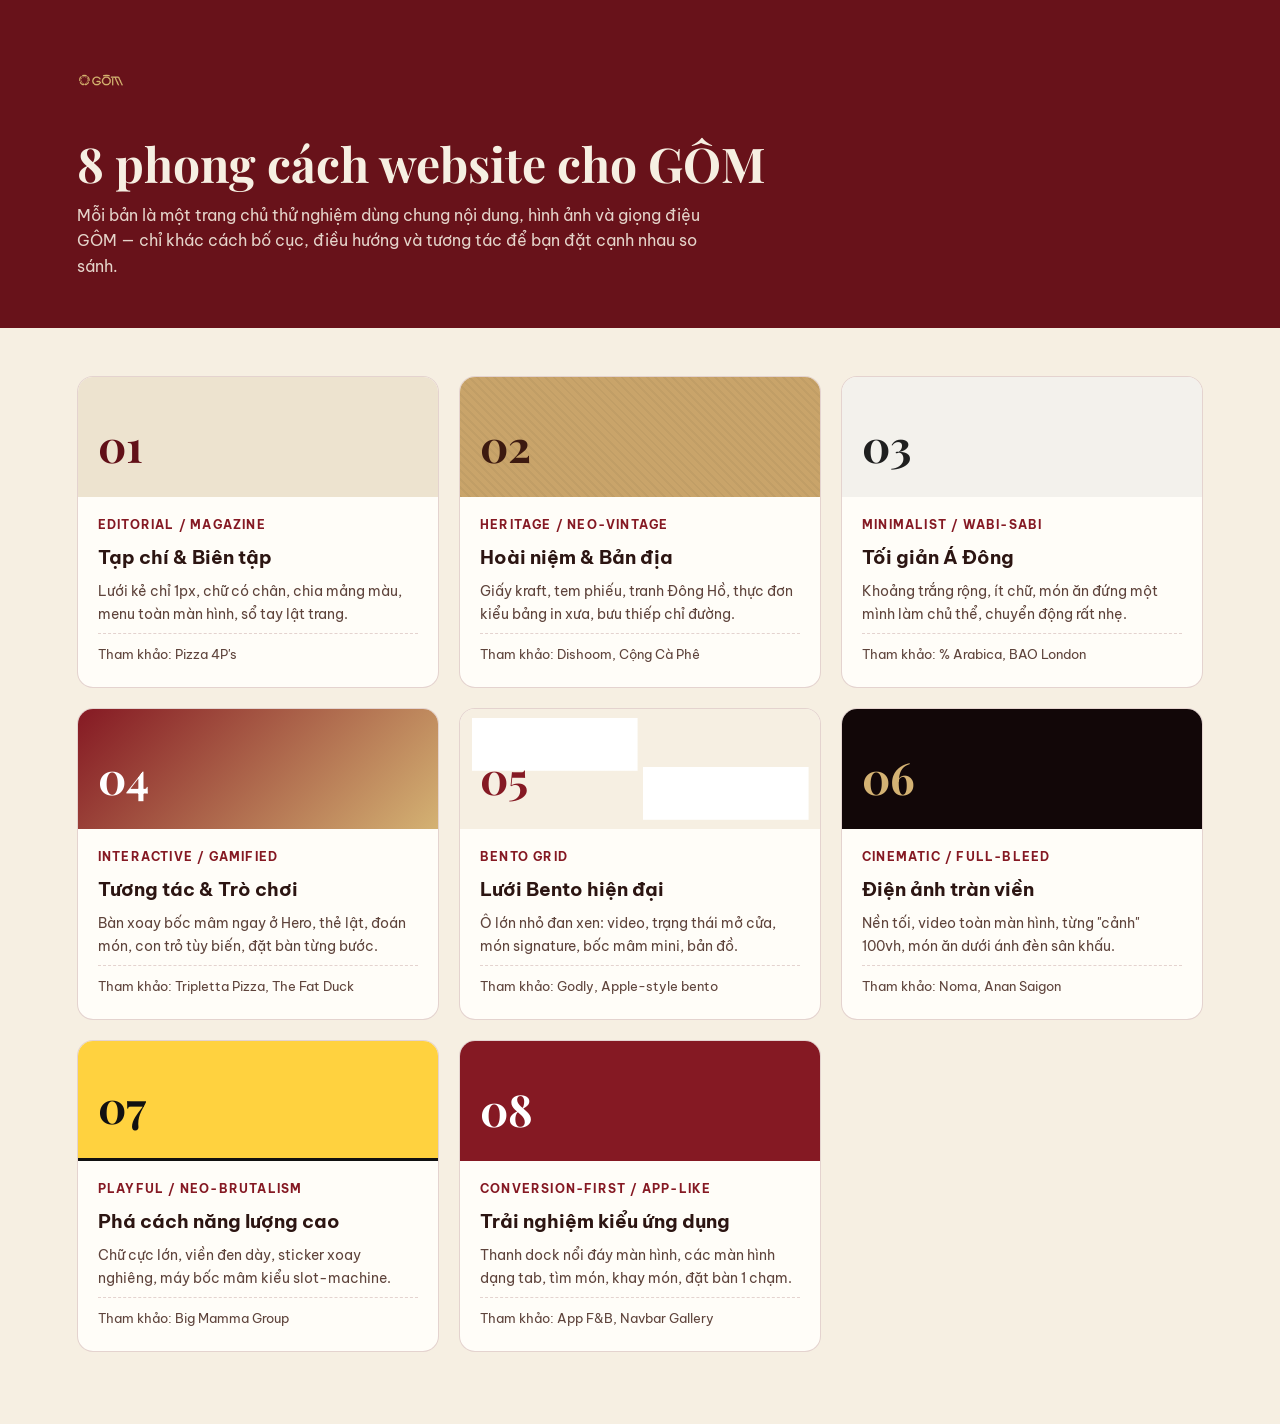
<file: index.html>
<!DOCTYPE html>
<html lang="vi">
<head>
  <meta charset="UTF-8" />
  <meta name="viewport" content="width=device-width, initial-scale=1.0" />
  <title>GÔM — 8 phong cách thiết kế website</title>
  <link rel="preconnect" href="https://fonts.googleapis.com" />
  <link rel="preconnect" href="https://fonts.gstatic.com" crossorigin />
  <link href="https://fonts.googleapis.com/css2?family=Be+Vietnam+Pro:wght@400;500;600;700&family=Playfair+Display:wght@600;700&display=swap" rel="stylesheet" />
  <style>
    :root { --red:#851923; --deep:#68121a; --gold:#d4b273; --cream:#f6efe2; --ink:#2c1512; --muted:#5e433b; --line:rgba(104,18,26,.18); }
    * { box-sizing:border-box; }
    body { margin:0; background:var(--cream); color:var(--ink); font-family:"Be Vietnam Pro",sans-serif; font-size:16px; line-height:1.6; }
    header { background:var(--deep); color:var(--cream); padding:56px 6vw 48px; }
    header img { height:48px; margin-bottom:24px; }
    h1 { font-family:"Playfair Display",serif; font-size:clamp(32px,4vw,48px); line-height:1.15; margin:0 0 12px; }
    header p { margin:0; max-width:640px; color:rgba(246,239,226,.88); }
    main { padding:48px 6vw 72px; }
    .grid { display:grid; grid-template-columns:repeat(auto-fill,minmax(270px,1fr)); gap:20px; }
    .card { display:flex; flex-direction:column; background:#fffdf8; border:1px solid var(--line); border-radius:16px; overflow:hidden; color:inherit; text-decoration:none; transition:transform .2s ease, box-shadow .2s ease; }
    .card:hover { transform:translateY(-4px); box-shadow:0 16px 36px rgba(44,21,18,.12); }
    .swatch { height:120px; display:flex; align-items:flex-end; padding:16px 20px; font-family:"Playfair Display",serif; font-size:44px; font-weight:700; }
    .body { padding:18px 20px 22px; display:flex; flex-direction:column; gap:8px; flex:1; }
    .body h2 { margin:0; font-size:19px; }
    .body small { font-size:12px; font-weight:700; letter-spacing:.1em; text-transform:uppercase; color:var(--red); }
    .body p { margin:0; font-size:14px; color:var(--muted); }
    .ref { margin-top:auto; padding-top:10px; font-size:13px; color:var(--muted); border-top:1px dashed var(--line); }
    .s1 { background:#ede3cf; color:#621018; } .s2 { background:#c9a46a; color:#3d1a10; background-image:repeating-linear-gradient(45deg,rgba(0,0,0,.04) 0 2px,transparent 2px 6px); }
    .s3 { background:#f3f1ec; color:#1f1f1f; } .s4 { background:linear-gradient(135deg,#851923,#d4b273); color:#fff; }
    .s5 { background:#f6efe2; color:#851923; background-image:linear-gradient(#fff 0 0),linear-gradient(#fff 0 0); background-size:46% 44%,46% 44%; background-position:6% 14%,94% 86%; background-repeat:no-repeat; }
    .s6 { background:#120708; color:#d4b273; } .s7 { background:#ffd23f; color:#111; border-bottom:3px solid #111; } .s8 { background:#851923; color:#fff; }
  </style>
</head>
<body>
  <header>
    <img src="./assets/wordmark-header.webp" alt="GÔM" />
    <h1>8 phong cách website cho GÔM</h1>
    <p>Mỗi bản là một trang chủ thử nghiệm dùng chung nội dung, hình ảnh và giọng điệu GÔM — chỉ khác cách bố cục, điều hướng và tương tác để bạn đặt cạnh nhau so sánh.</p>
  </header>
  <main>
    <div class="grid">
      <a class="card" href="./01-editorial/"><div class="swatch s1">01</div><div class="body"><small>Editorial / Magazine</small><h2>Tạp chí &amp; Biên tập</h2><p>Lưới kẻ chỉ 1px, chữ có chân, chia mảng màu, menu toàn màn hình, sổ tay lật trang.</p><span class="ref">Tham khảo: Pizza 4P's</span></div></a>
      <a class="card" href="./02-neo-vintage/"><div class="swatch s2">02</div><div class="body"><small>Heritage / Neo-Vintage</small><h2>Hoài niệm &amp; Bản địa</h2><p>Giấy kraft, tem phiếu, tranh Đông Hồ, thực đơn kiểu bảng in xưa, bưu thiếp chỉ đường.</p><span class="ref">Tham khảo: Dishoom, Cộng Cà Phê</span></div></a>
      <a class="card" href="./03-minimal-wabi-sabi/"><div class="swatch s3">03</div><div class="body"><small>Minimalist / Wabi-Sabi</small><h2>Tối giản Á Đông</h2><p>Khoảng trắng rộng, ít chữ, món ăn đứng một mình làm chủ thể, chuyển động rất nhẹ.</p><span class="ref">Tham khảo: % Arabica, BAO London</span></div></a>
      <a class="card" href="./04-interactive-gamified/"><div class="swatch s4">04</div><div class="body"><small>Interactive / Gamified</small><h2>Tương tác &amp; Trò chơi</h2><p>Bàn xoay bốc mâm ngay ở Hero, thẻ lật, đoán món, con trỏ tùy biến, đặt bàn từng bước.</p><span class="ref">Tham khảo: Tripletta Pizza, The Fat Duck</span></div></a>
      <a class="card" href="./05-bento-grid/"><div class="swatch s5">05</div><div class="body"><small>Bento Grid</small><h2>Lưới Bento hiện đại</h2><p>Ô lớn nhỏ đan xen: video, trạng thái mở cửa, món signature, bốc mâm mini, bản đồ.</p><span class="ref">Tham khảo: Godly, Apple-style bento</span></div></a>
      <a class="card" href="./06-cinematic/"><div class="swatch s6">06</div><div class="body"><small>Cinematic / Full-bleed</small><h2>Điện ảnh tràn viền</h2><p>Nền tối, video toàn màn hình, từng "cảnh" 100vh, món ăn dưới ánh đèn sân khấu.</p><span class="ref">Tham khảo: Noma, Anan Saigon</span></div></a>
      <a class="card" href="./07-playful-brutalism/"><div class="swatch s7">07</div><div class="body"><small>Playful / Neo-Brutalism</small><h2>Phá cách năng lượng cao</h2><p>Chữ cực lớn, viền đen dày, sticker xoay nghiêng, máy bốc mâm kiểu slot-machine.</p><span class="ref">Tham khảo: Big Mamma Group</span></div></a>
      <a class="card" href="./08-app-like/"><div class="swatch s8">08</div><div class="body"><small>Conversion-First / App-like</small><h2>Trải nghiệm kiểu ứng dụng</h2><p>Thanh dock nổi đáy màn hình, các màn hình dạng tab, tìm món, khay món, đặt bàn 1 chạm.</p><span class="ref">Tham khảo: App F&amp;B, Navbar Gallery</span></div></a>
    </div>
  </main>
</body>
</html>
</file>
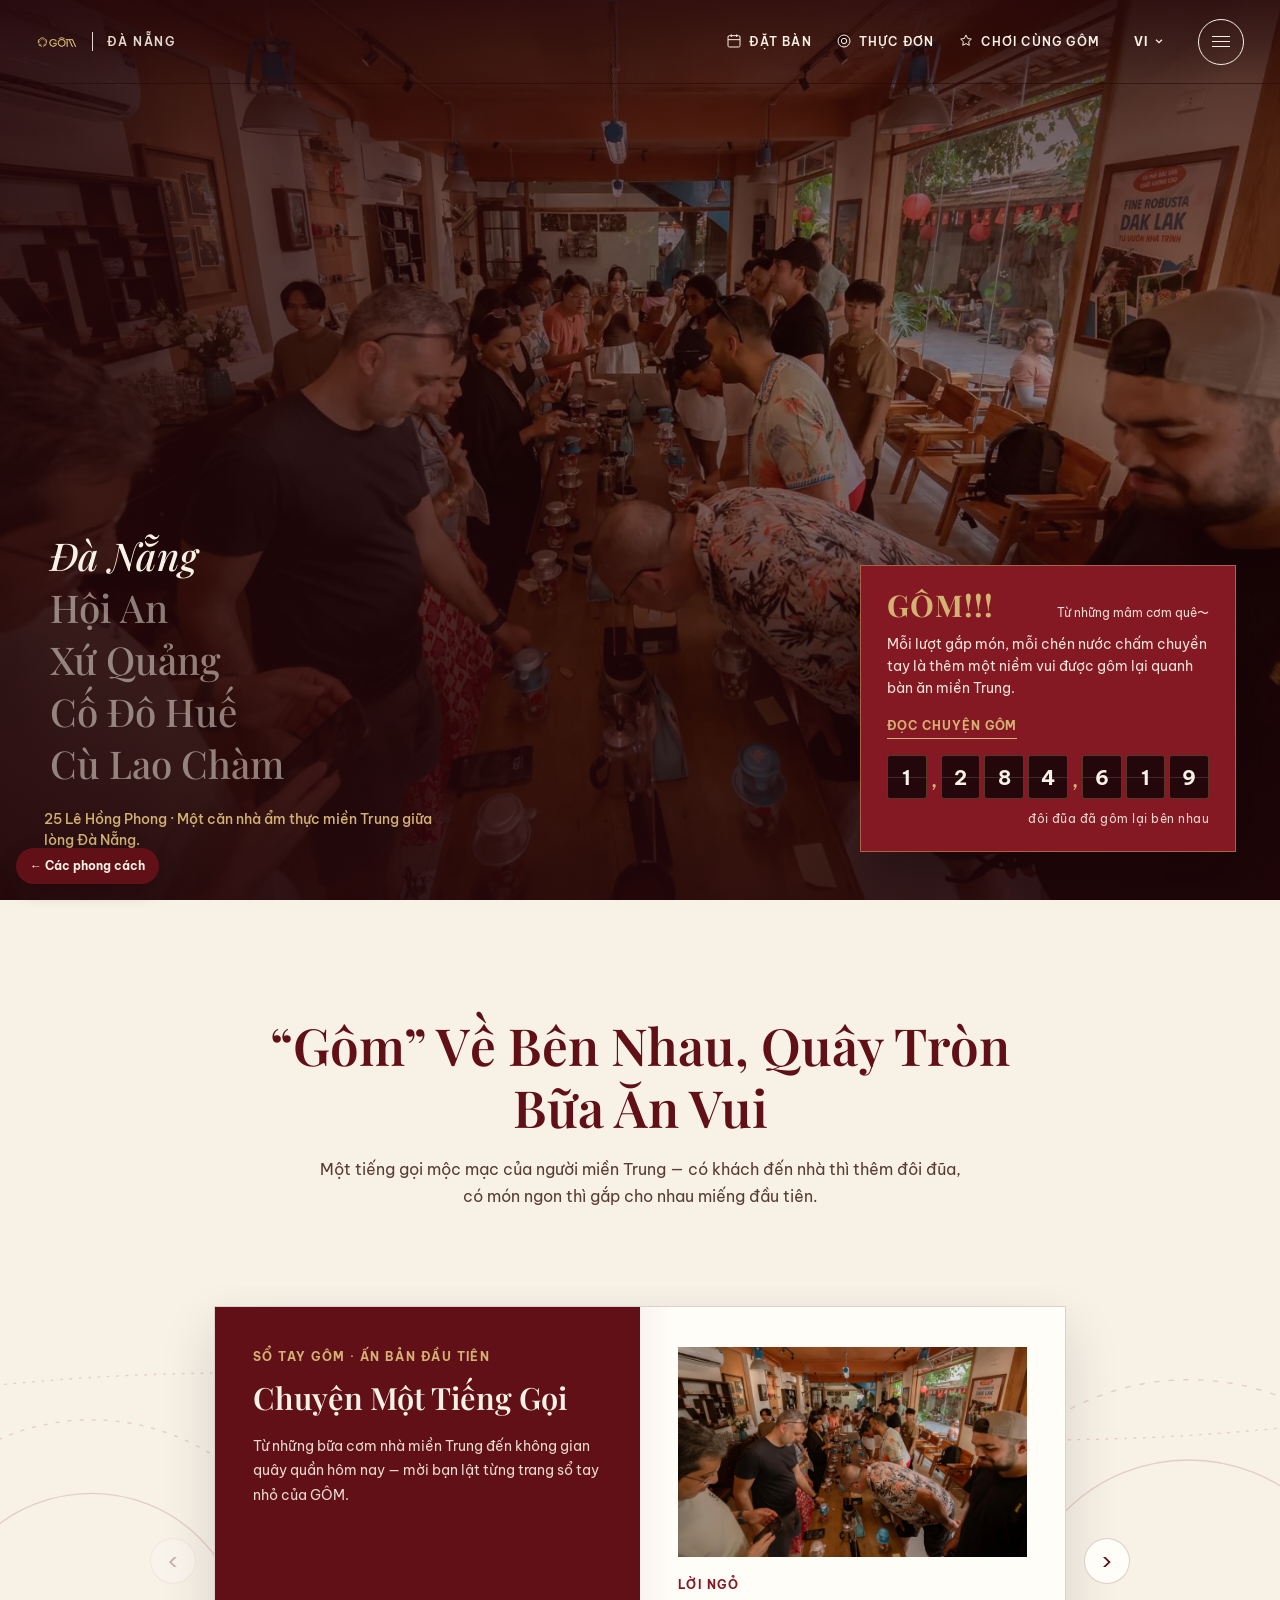
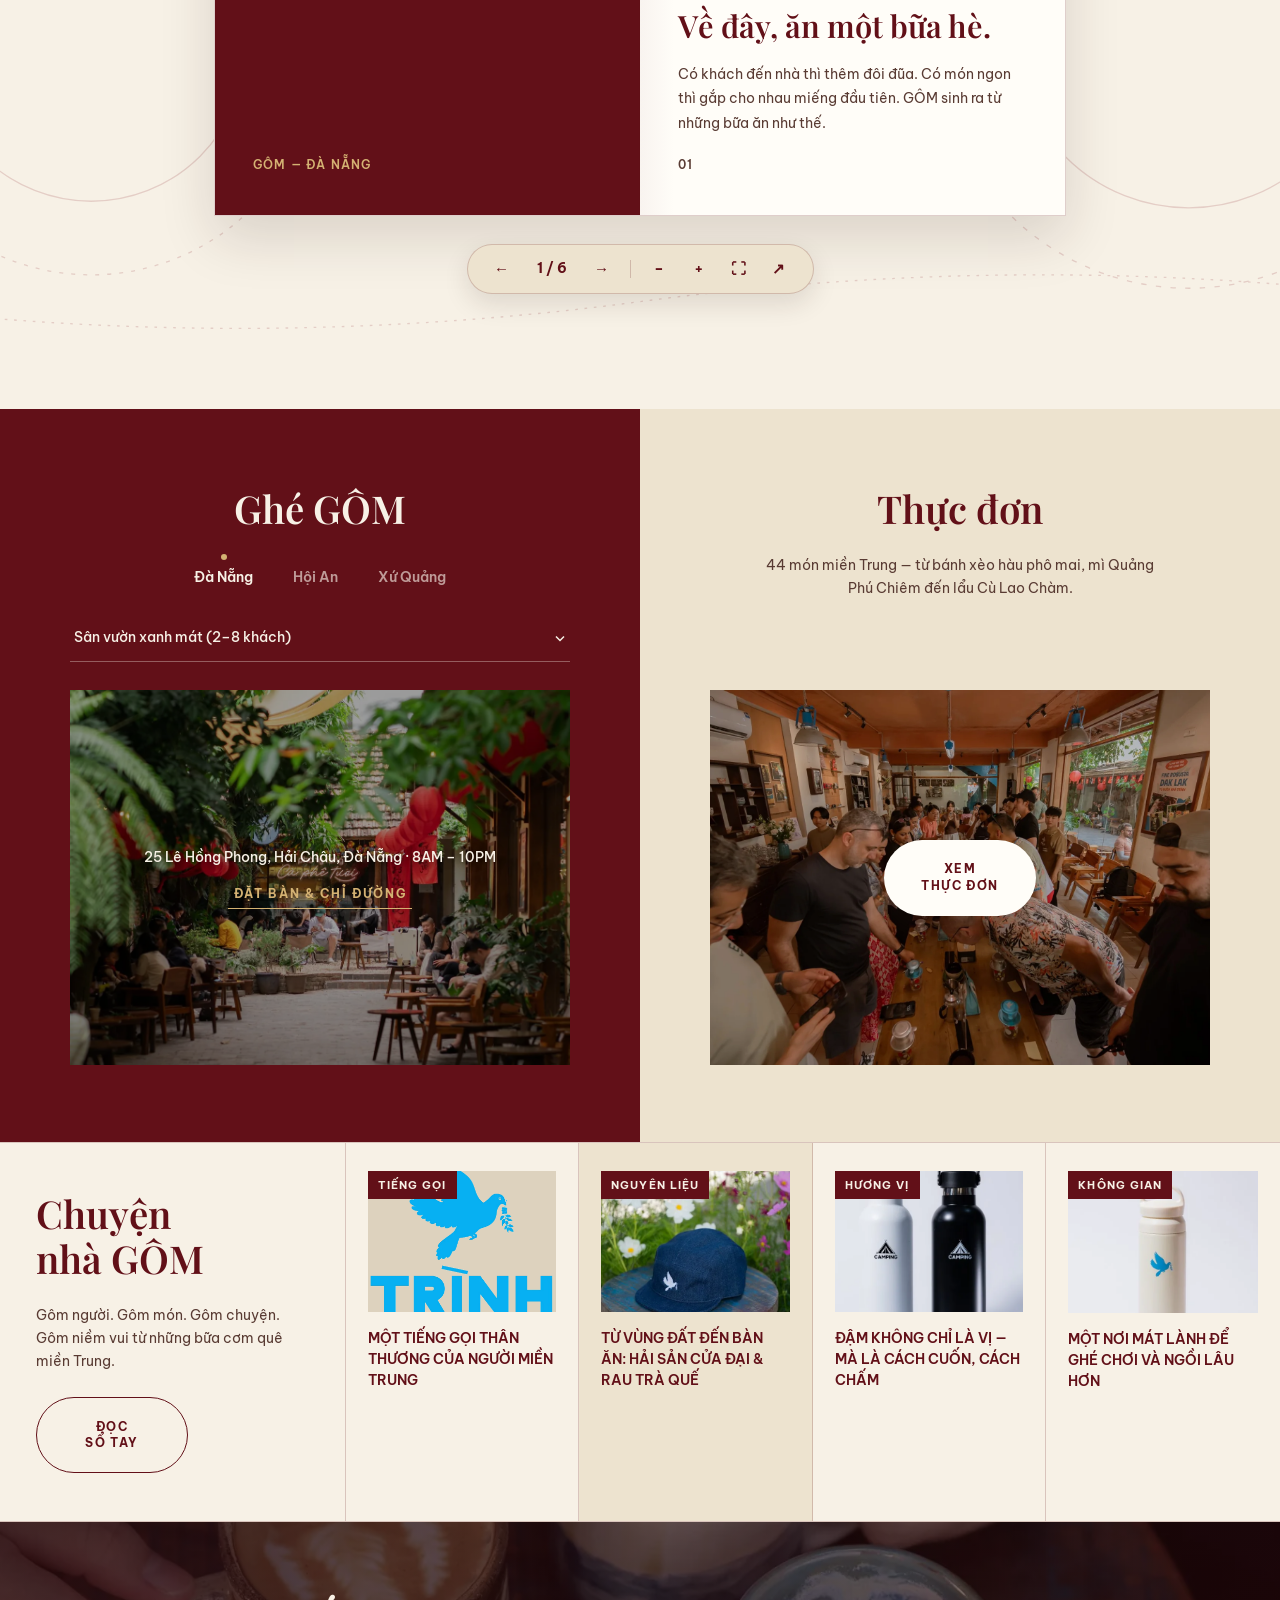
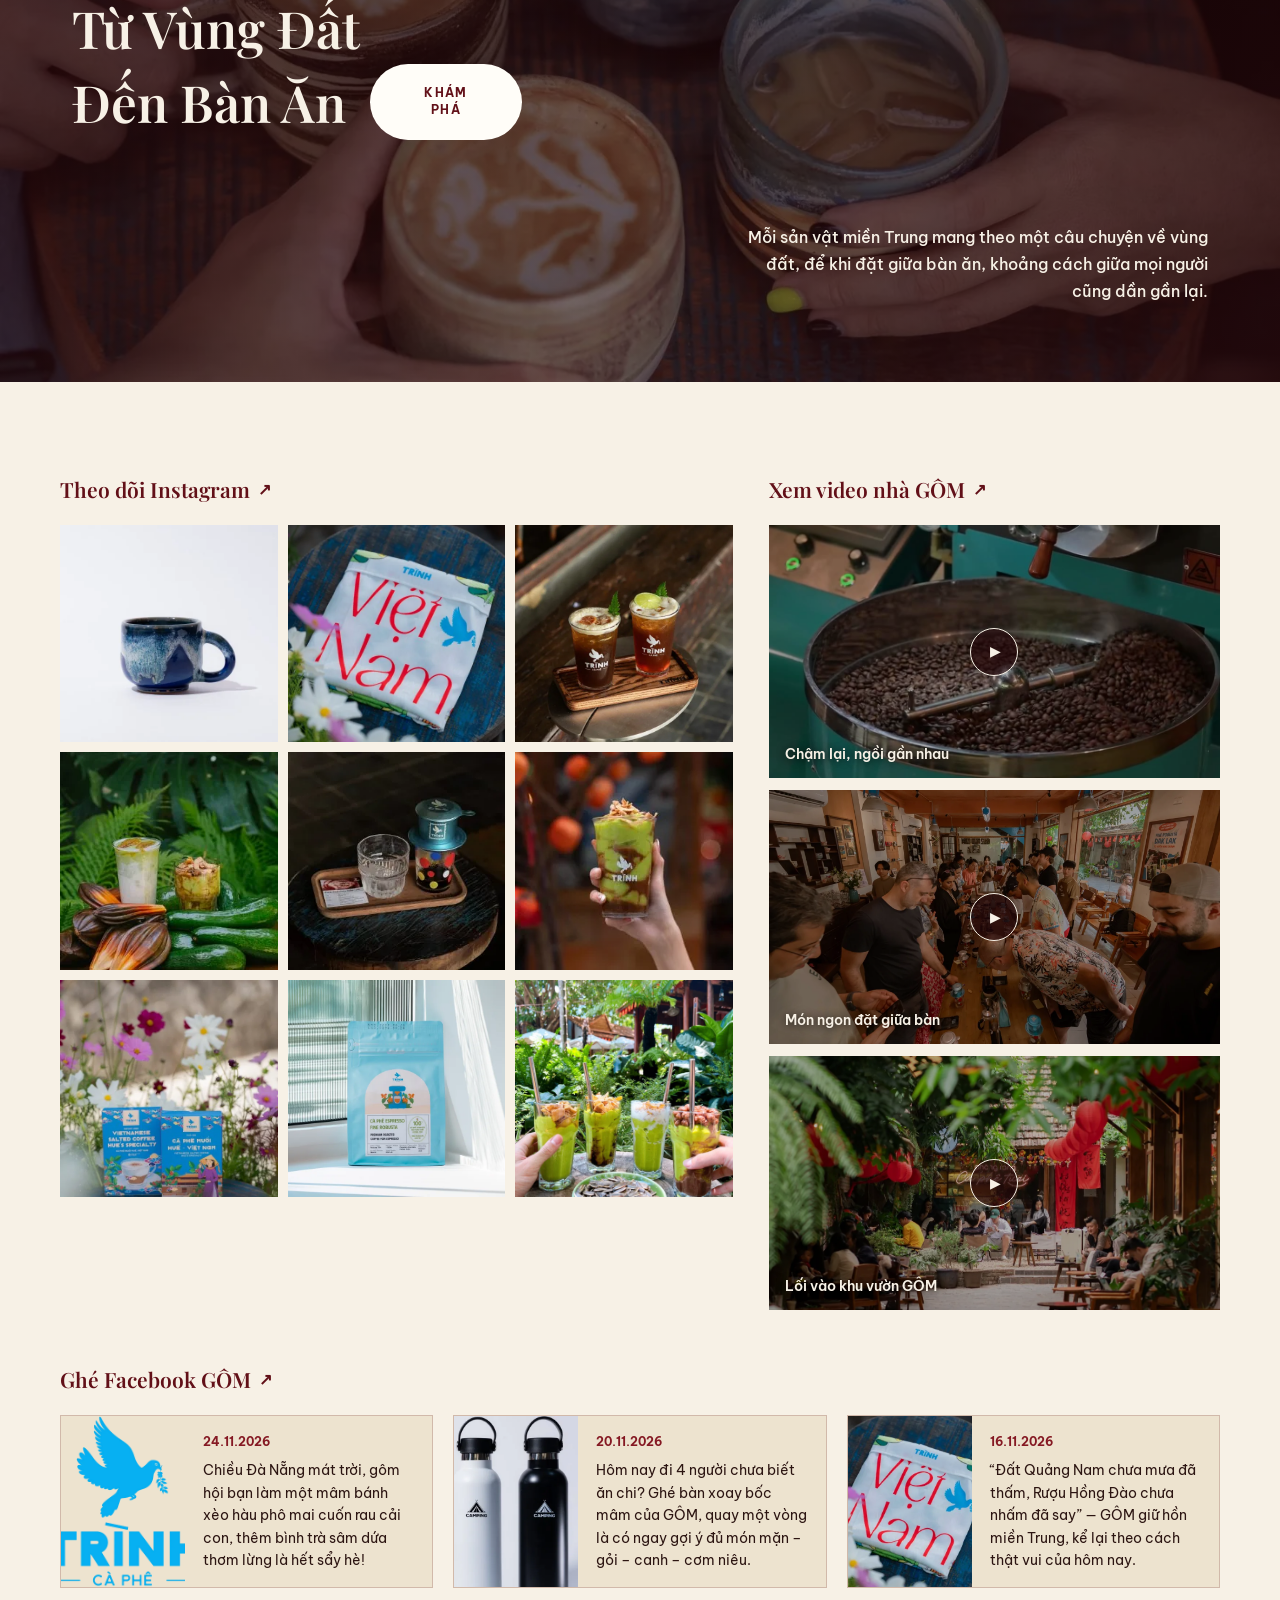
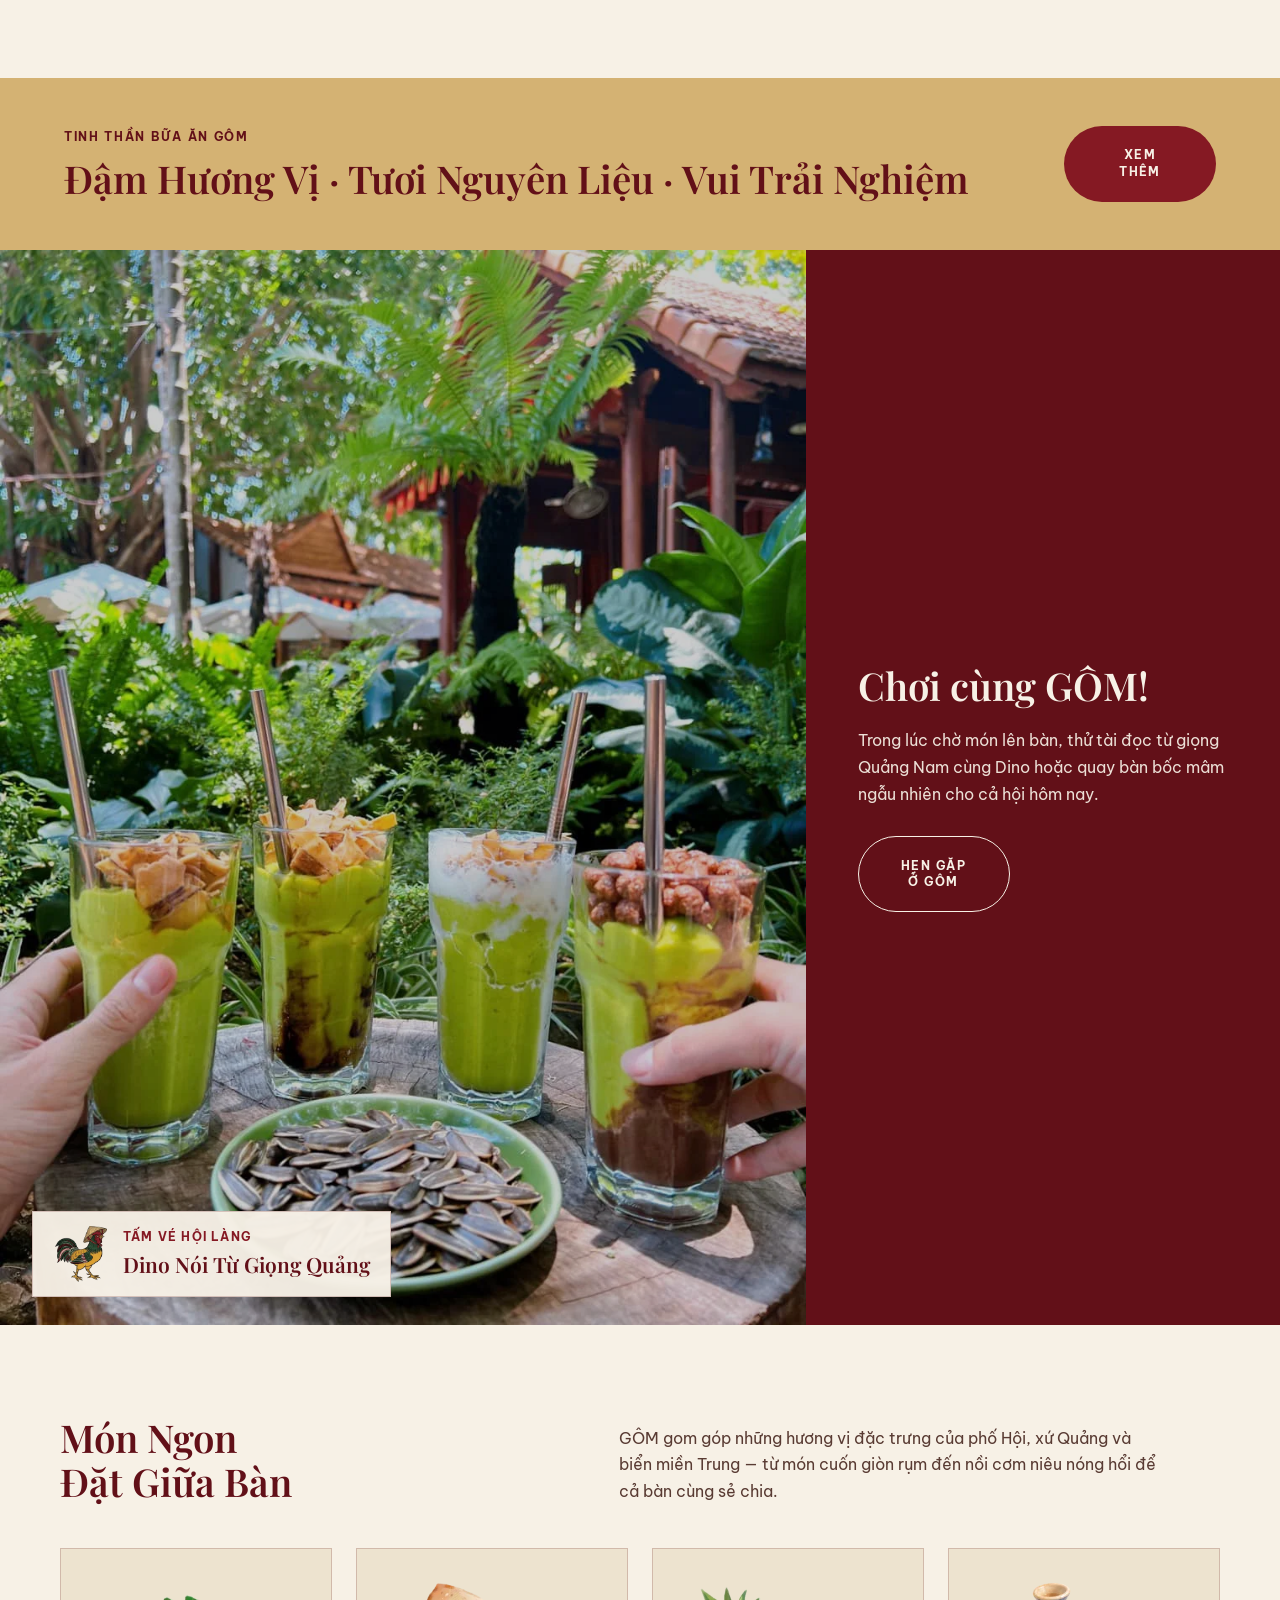
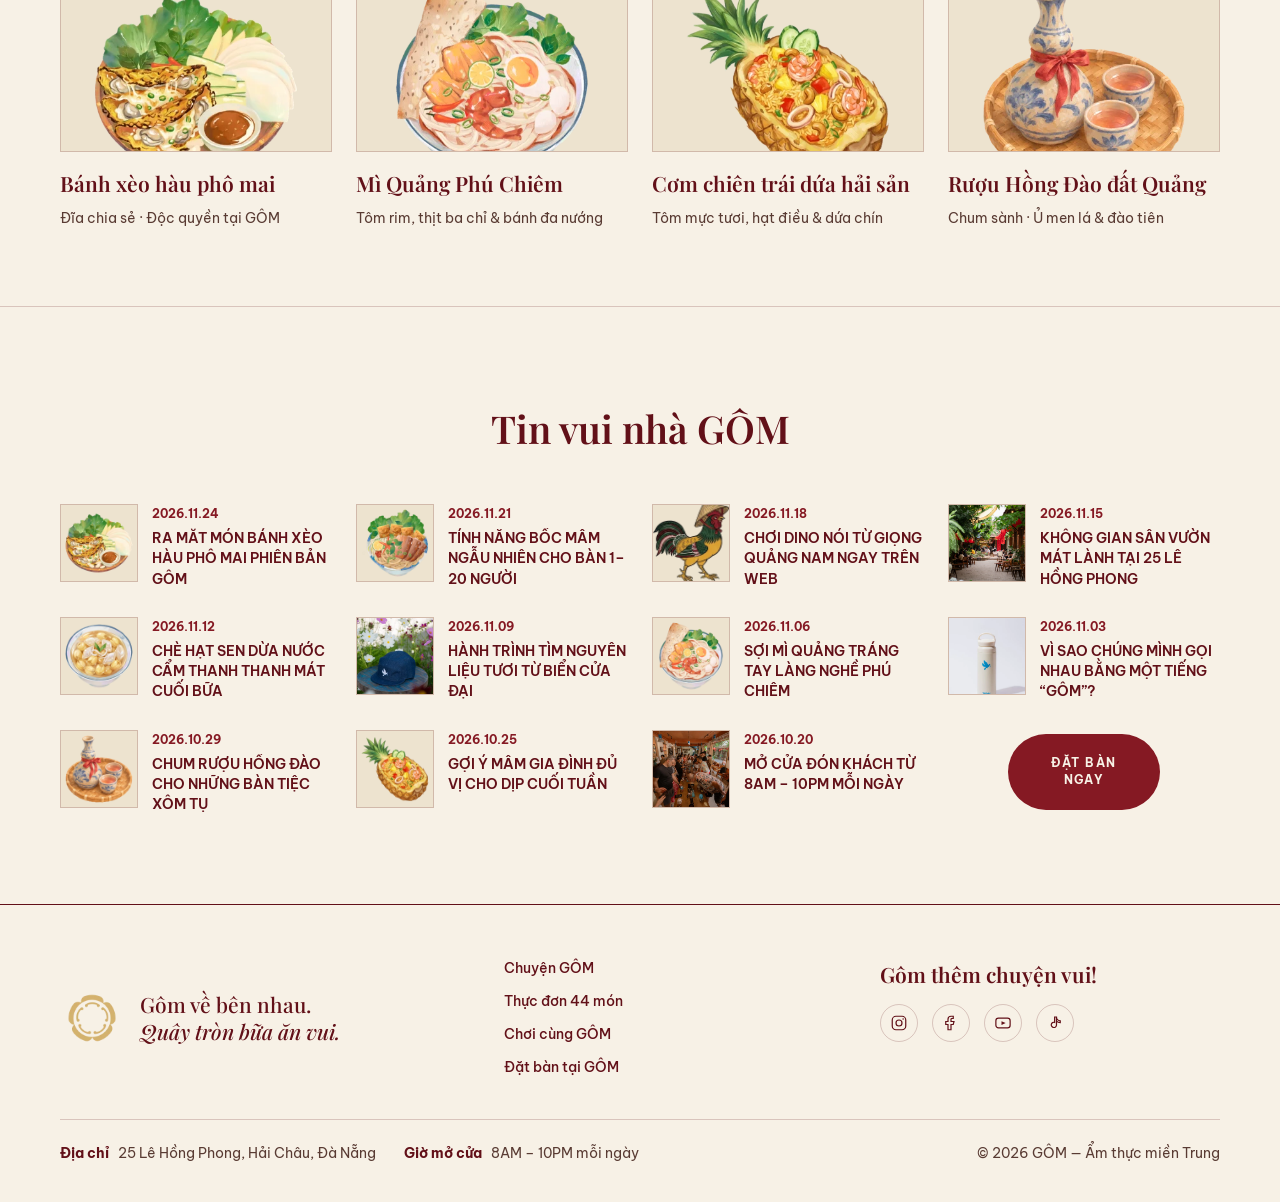
<file: 01-editorial/index.html>
<!DOCTYPE html>
<html lang="vi">
<head>
  <meta charset="UTF-8" />
  <meta name="viewport" content="width=device-width, initial-scale=1.0" />
  <title>GÔM — Ẩm thực miền Trung | Editorial Frame Concept</title>
  <meta
    name="description"
    content="GÔM — Một căn nhà ẩm thực miền Trung. Gôm về bên nhau, quây tròn bữa ăn vui."
  />
  <link rel="preconnect" href="https://fonts.googleapis.com" />
  <link rel="preconnect" href="https://fonts.gstatic.com" crossorigin />
  <link
    href="https://fonts.googleapis.com/css2?family=Be+Vietnam+Pro:wght@400;500;600;700&family=Playfair+Display:ital,wght@0,500;0,600;0,700;1,500&display=swap"
    rel="stylesheet"
  />
  <link rel="stylesheet" href="./styles.css" />
</head>
<body>
  <!-- ================= FIXED TOP HEADER (4P's Scroll-Reactive Shell) ================= -->
  <header class="site-header" id="siteHeader">
    <div class="header-inner">
      <a href="#top" class="brand-lockup" aria-label="GÔM — Trang chủ">
        <img
          src="../assets/wordmark-header.webp"
          alt="GÔM"
          class="brand-wordmark"
          width="112"
          height="52"
        />
        <span class="brand-market">ĐÀ NẴNG</span>
      </a>

      <div class="header-right">
        <nav class="utility-nav" aria-label="Tiện ích nhanh">
          <button type="button" class="utility-link" data-open-booking>
            <svg viewBox="0 0 24 24" width="16" height="16" fill="none" stroke="currentColor" stroke-width="1.5" aria-hidden="true">
              <rect x="3" y="4" width="18" height="17" rx="2" />
              <path d="M16 2v4M8 2v4M3 10h18" />
            </svg>
            <span data-i18n="navBooking">ĐẶT BÀN</span>
          </button>
          <a href="#thuc-don" class="utility-link">
            <svg viewBox="0 0 24 24" width="16" height="16" fill="none" stroke="currentColor" stroke-width="1.5" aria-hidden="true">
              <circle cx="12" cy="12" r="9" />
              <circle cx="12" cy="12" r="4" />
            </svg>
            <span data-i18n="navMenu">THỰC ĐƠN</span>
          </a>
          <a href="#choi-cung-gom" class="utility-link">
            <svg viewBox="0 0 24 24" width="16" height="16" fill="none" stroke="currentColor" stroke-width="1.5" aria-hidden="true">
              <path d="M12 3l2.6 5.3L20 9.1l-4 3.9.9 5.5L12 15.9 7.1 18.5 8 13l-4-3.9 5.4-.8L12 3z" />
            </svg>
            <span data-i18n="navGame">CHƠI CÙNG GÔM</span>
          </a>
        </nav>

        <div class="lang-dropdown" id="langDropdown">
          <button
            type="button"
            class="lang-trigger"
            id="langTrigger"
            aria-expanded="false"
            aria-haspopup="listbox"
          >
            <span id="langCurrent">VI</span>
            <svg viewBox="0 0 12 12" width="10" height="10" fill="none" stroke="currentColor" stroke-width="1.6" aria-hidden="true">
              <path d="M2.5 4.5L6 8l3.5-3.5" />
            </svg>
          </button>
          <ul class="lang-menu" role="listbox" aria-label="Chọn ngôn ngữ">
            <li><button type="button" data-lang="vi" class="is-active">VI — Tiếng Việt</button></li>
            <li><button type="button" data-lang="en">EN — English</button></li>
          </ul>
        </div>

        <button
          type="button"
          class="menu-circle-btn"
          id="menuToggleBtn"
          aria-expanded="false"
          aria-controls="fullscreenDrawer"
          aria-label="Mở menu điều hướng"
        >
          <span class="hamburger-lines" aria-hidden="true">
            <span></span>
            <span></span>
            <span></span>
          </span>
        </button>
      </div>
    </div>
  </header>

  <!-- ================= FULL-SCREEN NAVIGATION DRAWER ================= -->
  <aside class="fullscreen-drawer" id="fullscreenDrawer" aria-hidden="true">
    <div class="drawer-inner">
      <div class="drawer-top">
        <div class="drawer-region-wrap">
          <button type="button" class="drawer-region-btn" id="drawerRegionBtn" aria-expanded="false">
            <span id="drawerRegionLabel">Đà Nẵng</span>
            <svg viewBox="0 0 12 12" width="12" height="12" fill="none" stroke="currentColor" stroke-width="1.5" aria-hidden="true">
              <path d="M2 4.5L6 8.5L10 4.5" />
            </svg>
          </button>
          <ul class="drawer-region-list" id="drawerRegionList">
            <li><button type="button" data-drawer-region="Đà Nẵng · Lê Hồng Phong">Đà Nẵng · 25 Lê Hồng Phong</button></li>
            <li><button type="button" data-drawer-region="Hội An · Phố Hội">Hội An · Cảm hứng Phố Hội</button></li>
            <li><button type="button" data-drawer-region="Xứ Quảng · Quê Nhà">Xứ Quảng · Chuyện vùng đất</button></li>
          </ul>
        </div>
      </div>

      <div class="drawer-grid">
        <div class="drawer-col drawer-col-primary">
          <a href="#ghe-gom" class="drawer-serif-link" data-close-drawer>Ghé GÔM</a>
          <a href="#thuc-don" class="drawer-serif-link" data-close-drawer>Thực đơn</a>
          <a href="#chuyen-gom" class="drawer-serif-link" data-close-drawer>Chuyện GÔM</a>
          <a href="#tinh-than" class="drawer-serif-link" data-close-drawer>Đậm · Tươi · Vui</a>
          <a href="#mon-ngon" class="drawer-serif-link" data-close-drawer>Món ngon giữa bàn</a>
        </div>
        <div class="drawer-col drawer-col-primary">
          <a href="#so-tay" class="drawer-serif-link" data-close-drawer>Sổ tay GÔM</a>
          <a href="#choi-cung-gom" class="drawer-serif-link" data-close-drawer>Chơi cùng GÔM</a>
          <a href="#vung-dat" class="drawer-serif-link" data-close-drawer>Từ Vùng Đất Đến Bàn Ăn</a>
          <a href="#tin-vui" class="drawer-serif-link" data-close-drawer>Tin vui nhà GÔM</a>
        </div>
        <div class="drawer-col drawer-col-meta">
          <div class="drawer-meta-links">
            <button type="button" class="drawer-meta-btn" data-open-booking data-close-drawer>Đặt bàn trực tuyến</button>
            <a href="#ghe-gom" data-close-drawer>25 Lê Hồng Phong, Hải Châu, Đà Nẵng</a>
            <a href="#ghe-gom" data-close-drawer>Giờ mở cửa: 8AM – 10PM mỗi ngày</a>
            <a href="#cong-dong" data-close-drawer>Không khí nhà GÔM</a>
          </div>
          <div class="drawer-social">
            <p class="drawer-social-title">Gôm thêm chuyện vui!</p>
            <div class="social-icons">
              <a href="#cong-dong" aria-label="Instagram" data-close-drawer>
                <svg viewBox="0 0 24 24" width="18" height="18" fill="none" stroke="currentColor" stroke-width="1.6"><rect x="3" y="3" width="18" height="18" rx="5"/><circle cx="12" cy="12" r="4"/><circle cx="17.5" cy="6.5" r="1" fill="currentColor" stroke="none"/></svg>
              </a>
              <a href="#cong-dong" aria-label="Facebook" data-close-drawer>
                <svg viewBox="0 0 24 24" width="18" height="18" fill="none" stroke="currentColor" stroke-width="1.6"><path d="M15 3h-3a4 4 0 00-4 4v3H5v4h3v7h4v-7h3l1-4h-4V7a1 1 0 011-1h2V3z"/></svg>
              </a>
              <a href="#cong-dong" aria-label="YouTube" data-close-drawer>
                <svg viewBox="0 0 24 24" width="18" height="18" fill="none" stroke="currentColor" stroke-width="1.6"><rect x="2.5" y="5.5" width="19" height="13" rx="3.5"/><polygon points="10,9.5 15.5,12 10,14.5" fill="currentColor" stroke="none"/></svg>
              </a>
              <a href="#cong-dong" aria-label="TikTok" data-close-drawer>
                <svg viewBox="0 0 24 24" width="18" height="18" fill="none" stroke="currentColor" stroke-width="1.6"><path d="M14 4v10.5a3.5 3.5 0 11-2.5-3.35V4h2.5a5 5 0 005 5v2.5a7.5 7.5 0 01-5-2"/></svg>
              </a>
            </div>
          </div>
        </div>
      </div>
    </div>
  </aside>

  <main id="top">
    <!-- ================= 1. HERO / FIRST VIEW (100vh Full-Bleed Video + Regions + WOW Counter) ================= -->
    <section class="hero-fv" id="hero">
      <div class="hero-media" aria-hidden="true">
        <video
          autoplay
          muted
          loop
          playsinline
          poster="../assets/photos/gathering.webp"
        >
          <source src="../assets/photos/coffee-roasting.mp4" type="video/mp4" />
        </video>
        <div class="hero-scrim"></div>
      </div>

      <div class="hero-content">
        <div class="hero-regions" role="tablist" aria-label="Vùng cảm hứng ẩm thực miền Trung">
          <button type="button" class="region-item is-active" data-region="danang">Đà Nẵng</button>
          <button type="button" class="region-item" data-region="hoian">Hội An</button>
          <button type="button" class="region-item" data-region="quangnam">Xứ Quảng</button>
          <button type="button" class="region-item" data-region="hue">Cố Đô Huế</button>
          <button type="button" class="region-item" data-region="culao">Cù Lao Chàm</button>
          <p class="hero-region-note" id="heroRegionNote">
            25 Lê Hồng Phong · Một căn nhà ẩm thực miền Trung giữa lòng Đà Nẵng.
          </p>
        </div>

        <!-- Floating GÔM!!! Split-Flap Counter Card (mirroring 4P's WOW!!! card) -->
        <aside class="wow-card" aria-label="Bộ đếm những bữa ăn quây quần tại GÔM">
          <div class="wow-head">
            <span class="wow-title">GÔM!!!</span>
            <span class="wow-since">Từ những mâm cơm quê〜</span>
          </div>
          <p class="wow-copy" data-i18n="wowCopy">
            Mỗi lượt gắp món, mỗi chén nước chấm chuyền tay là thêm một niềm vui được gôm lại quanh bàn ăn miền Trung.
          </p>
          <a href="#chuyen-gom" class="wow-link" data-i18n="wowLink">Đọc chuyện GÔM</a>
          <div class="flip-counter" id="flipCounter" aria-live="off" aria-label="1,284,619 đôi đũa đã gôm lại">
            <!-- Populated by JS -->
          </div>
          <span class="wow-caption">đôi đũa đã gôm lại bên nhau</span>
        </aside>
      </div>
    </section>

    <!-- ================= 2. MANIFESTO INTRO (Mirroring "Oneness") ================= -->
    <section class="section-manifesto reveal" id="manifesto">
      <div class="container-narrow">
        <h1 class="manifesto-heading" data-i18n="manifestoTitle">
          “Gôm” Về Bên Nhau, Quây Tròn Bữa Ăn Vui
        </h1>
        <p class="manifesto-sub" data-i18n="manifestoSub">
          Một tiếng gọi mộc mạc của người miền Trung — có khách đến nhà thì thêm đôi đũa, có món ngon thì gắp cho nhau miếng đầu tiên.
        </p>
      </div>
    </section>

    <!-- ================= 3. INTERACTIVE EDITORIAL FLIPBOOK (Mirroring "Journal for Peace") ================= -->
    <section class="section-flipbook reveal" id="so-tay">
      <div class="flipbook-bg-motif" aria-hidden="true">
        <svg viewBox="0 0 1200 540" fill="none" preserveAspectRatio="xMidYMid slice">
          <g stroke="currentColor" stroke-width="1" opacity="0.16">
            <circle cx="190" cy="270" r="170" stroke-dasharray="3 6" />
            <circle cx="190" cy="270" r="115" />
            <circle cx="1010" cy="260" r="190" stroke-dasharray="4 7" />
            <circle cx="1010" cy="260" r="130" />
            <path d="M0 90 Q 300 40, 600 90 T 1200 90" stroke-dasharray="2 5" />
            <path d="M0 460 Q 300 500, 600 460 T 1200 460" stroke-dasharray="2 5" />
          </g>
        </svg>
      </div>

      <div class="flipbook-stage" id="flipbookStage">
        <div class="booklet-viewport" id="bookletViewport">
          <button type="button" class="book-arrow book-prev" id="bookPrev" aria-label="Trang trước">‹</button>
          <article class="booklet-spread" id="bookletSpread" aria-live="polite">
            <!-- Rendered by app.js -->
          </article>
          <button type="button" class="book-arrow book-next" id="bookNext" aria-label="Trang sau">›</button>
        </div>

        <!-- Floating Warm-Parchment Pill Toolbar (4P's signature flipbook control bar) -->
        <div class="booklet-toolbar" role="toolbar" aria-label="Điều khiển Sổ tay GÔM">
          <button type="button" id="tbPrev" title="Trang trước" aria-label="Trang trước">←</button>
          <span class="tb-page" id="tbPage">1 / 6</span>
          <button type="button" id="tbNext" title="Trang sau" aria-label="Trang sau">→</button>
          <span class="tb-sep" aria-hidden="true"></span>
          <button type="button" id="tbZoomOut" title="Thu nhỏ" aria-label="Thu nhỏ">−</button>
          <button type="button" id="tbZoomIn" title="Phóng to" aria-label="Phóng to">+</button>
          <button type="button" id="tbFullscreen" title="Toàn màn hình" aria-label="Toàn màn hình">⛶</button>
          <button type="button" id="tbShare" title="Sao chép liên kết" aria-label="Sao chép liên kết">↗</button>
        </div>
      </div>
    </section>

    <!-- ================= 4. GHÉ GÔM & THỰC ĐƠN 50/50 SPLIT ================= -->
    <section class="section-split-50" aria-label="Ghé GÔM và Thực đơn">
      <!-- Left 50%: Deep Lacquer Red (Mirroring 4P's Navy Location Panel) -->
      <div class="split-panel split-location" id="ghe-gom">
        <div class="split-inner">
          <h2 class="split-title light">Ghé GÔM</h2>

          <div class="loc-tabs" role="tablist" aria-label="Khu vực GÔM">
            <button type="button" class="loc-tab is-active" data-loc="danang">Đà Nẵng</button>
            <button type="button" class="loc-tab" data-loc="hoian">Hội An</button>
            <button type="button" class="loc-tab" data-loc="quangnam">Xứ Quảng</button>
          </div>

          <div class="loc-select-wrap" id="locSelectWrap">
            <button type="button" class="loc-select-trigger" id="locSelectTrigger" aria-expanded="false">
              <span id="locSelectLabel">Chọn góc ngồi tại GÔM</span>
              <svg viewBox="0 0 12 12" width="12" height="12" fill="none" stroke="currentColor" stroke-width="1.5" aria-hidden="true">
                <path d="M2 4.5L6 8.5L10 4.5" />
              </svg>
            </button>
            <ul class="loc-select-list" id="locSelectList">
              <!-- Populated by app.js based on active tab -->
            </ul>
          </div>

          <div class="loc-photo-box">
            <img src="../assets/photos/garden.webp" alt="Không gian xanh mát cảm hứng nhà GÔM" loading="lazy" />
            <div class="loc-photo-overlay">
              <p class="loc-address" id="locAddressText">25 Lê Hồng Phong, Hải Châu, Đà Nẵng · 8AM – 10PM</p>
              <button type="button" class="loc-underlink" data-open-booking>ĐẶT BÀN &amp; CHỈ ĐƯỜNG</button>
            </div>
          </div>
        </div>
      </div>

      <!-- Right 50%: Warm Parchment (Mirroring 4P's Beige Menu Panel) -->
      <div class="split-panel split-menu" id="thuc-don">
        <div class="split-inner">
          <h2 class="split-title dark">Thực đơn</h2>
          <p class="menu-sub">44 món miền Trung — từ bánh xèo hàu phô mai, mì Quảng Phú Chiêm đến lẩu Cù Lao Chàm.</p>
          <div class="menu-photo-box">
            <img src="../assets/photos/gathering.webp" alt="Mâm món ngon miền Trung đặt giữa bàn tại GÔM" loading="lazy" />
            <a href="#mon-ngon" class="oval-btn oval-cream-solid menu-float-cta">
              XEM<br />THỰC ĐƠN
            </a>
          </div>
        </div>
      </div>
    </section>

    <!-- ================= 5. CHUYỆN NHÀ GÔM (Mirroring Library 4P's with 1px Vertical Hairlines) ================= -->
    <section class="section-library reveal" id="chuyen-gom">
      <div class="library-grid">
        <div class="library-intro">
          <h2 class="section-serif-heading">
            Chuyện<br />nhà GÔM
          </h2>
          <p class="library-lead">
            Gôm người. Gôm món. Gôm chuyện. Gôm niềm vui từ những bữa cơm quê miền Trung.
          </p>
          <a href="#so-tay" class="oval-btn oval-outline-dark">
            ĐỌC<br />SỔ TAY
          </a>
        </div>

        <div class="library-cards">
          <article class="lib-card">
            <div class="lib-thumb">
              <span class="lib-tag">TIẾNG GỌI</span>
              <img src="../assets/photos/01-89190164.webp" alt="Một tiếng gọi thân thương" loading="lazy" />
            </div>
            <h3>MỘT TIẾNG GỌI THÂN THƯƠNG CỦA NGƯỜI MIỀN TRUNG</h3>
          </article>

          <article class="lib-card is-tinted">
            <div class="lib-thumb">
              <span class="lib-tag">NGUYÊN LIỆU</span>
              <img src="../assets/photos/02-9bab64b8.webp" alt="Từ vùng đất đến bàn ăn" loading="lazy" />
            </div>
            <h3>TỪ VÙNG ĐẤT ĐẾN BÀN ĂN: HẢI SẢN CỬA ĐẠI &amp; RAU TRÀ QUẾ</h3>
          </article>

          <article class="lib-card">
            <div class="lib-thumb">
              <span class="lib-tag">HƯƠNG VỊ</span>
              <img src="../assets/photos/03-334c5fa3.webp" alt="Cách cuốn cách chấm" loading="lazy" />
            </div>
            <h3>ĐẬM KHÔNG CHỈ LÀ VỊ — MÀ LÀ CÁCH CUỐN, CÁCH CHẤM</h3>
          </article>

          <article class="lib-card">
            <div class="lib-thumb">
              <span class="lib-tag">KHÔNG GIAN</span>
              <img src="../assets/photos/04-2a7e82be.webp" alt="Không gian mát lành" loading="lazy" />
            </div>
            <h3>MỘT NƠI MÁT LÀNH ĐỂ GHÉ CHƠI VÀ NGỒI LÂU HƠN</h3>
          </article>
        </div>
      </div>
    </section>

    <!-- ================= 6. FULL-BLEED ATMOSPHERIC BANNER (Mirroring Sustainability Report) ================= -->
    <section class="section-report reveal" id="vung-dat">
      <img
        src="../assets/photos/coffee-together.webp"
        alt="Khoảnh khắc ngồi lại cùng nhau"
        class="report-bg"
        loading="lazy"
      />
      <div class="report-scrim" aria-hidden="true"></div>
      <div class="report-content">
        <div class="report-headline-wrap">
          <h2 class="report-title">
            Từ Vùng Đất<br />
            <span class="report-line-cta">
              Đến Bàn Ăn
              <a href="#mon-ngon" class="oval-btn oval-cream-solid report-oval">
                KHÁM<br />PHÁ
              </a>
            </span>
          </h2>
        </div>
        <p class="report-statement">
          Mỗi sản vật miền Trung mang theo một câu chuyện về vùng đất, để khi đặt giữa bàn ăn, khoảng cách giữa mọi người cũng dần gần lại.
        </p>
      </div>
    </section>

    <!-- ================= 7. SNS / GÓC CỘNG ĐỒNG (3×3 IG + 3 YT + 3 FB Split Cards) ================= -->
    <section class="section-sns reveal" id="cong-dong">
      <div class="sns-upper">
        <div class="sns-ig">
          <a href="#top" class="sns-link-head">Theo dõi Instagram <span>↗</span></a>
          <div class="ig-grid">
            <figure><img src="../assets/photos/05-32dbd512.webp" alt="Khoảnh khắc nhà GÔM 1" loading="lazy" /></figure>
            <figure><img src="../assets/photos/06-5f1128a8.webp" alt="Khoảnh khắc nhà GÔM 2" loading="lazy" /></figure>
            <figure><img src="../assets/photos/07-1d4629ee.webp" alt="Khoảnh khắc nhà GÔM 3" loading="lazy" /></figure>
            <figure><img src="../assets/photos/08-0a63984a.webp" alt="Khoảnh khắc nhà GÔM 4" loading="lazy" /></figure>
            <figure><img src="../assets/photos/09-adbfae09.webp" alt="Khoảnh khắc nhà GÔM 5" loading="lazy" /></figure>
            <figure><img src="../assets/photos/10-84a74a59.webp" alt="Khoảnh khắc nhà GÔM 6" loading="lazy" /></figure>
            <figure><img src="../assets/photos/11-befb66be.webp" alt="Khoảnh khắc nhà GÔM 7" loading="lazy" /></figure>
            <figure><img src="../assets/photos/12-88af7984.webp" alt="Khoảnh khắc nhà GÔM 8" loading="lazy" /></figure>
            <figure><img src="../assets/photos/drinks.webp" alt="Khoảnh khắc nhà GÔM 9" loading="lazy" /></figure>
          </div>
        </div>

        <div class="sns-yt">
          <a href="#top" class="sns-link-head">Xem video nhà GÔM <span>↗</span></a>
          <div class="yt-stack">
            <a href="#so-tay" class="yt-card">
              <img src="../assets/photos/coffee-roasting-poster.jpg" alt="Một buổi chiều thân quen tại GÔM" loading="lazy" />
              <span class="yt-play" aria-hidden="true">▶</span>
              <span class="yt-caption">Chậm lại, ngồi gần nhau</span>
            </a>
            <a href="#thuc-don" class="yt-card">
              <img src="../assets/photos/gathering.webp" alt="Quây tròn bên mâm cơm miền Trung" loading="lazy" />
              <span class="yt-play" aria-hidden="true">▶</span>
              <span class="yt-caption">Món ngon đặt giữa bàn</span>
            </a>
            <a href="#ghe-gom" class="yt-card">
              <img src="../assets/photos/garden.webp" alt="Không gian xanh mát" loading="lazy" />
              <span class="yt-play" aria-hidden="true">▶</span>
              <span class="yt-caption">Lối vào khu vườn GÔM</span>
            </a>
          </div>
        </div>
      </div>

      <div class="sns-fb">
        <a href="#top" class="sns-link-head">Ghé Facebook GÔM <span>↗</span></a>
        <div class="fb-grid">
          <article class="fb-card">
            <img src="../assets/photos/01-89190164.webp" alt="Bài viết Facebook GÔM 1" loading="lazy" />
            <div class="fb-body">
              <time>24.11.2026</time>
              <p>Chiều Đà Nẵng mát trời, gôm hội bạn làm một mâm bánh xèo hàu phô mai cuốn rau cải con, thêm bình trà sâm dứa thơm lừng là hết sẩy hè!</p>
            </div>
          </article>
          <article class="fb-card">
            <img src="../assets/photos/03-334c5fa3.webp" alt="Bài viết Facebook GÔM 2" loading="lazy" />
            <div class="fb-body">
              <time>20.11.2026</time>
              <p>Hôm nay đi 4 người chưa biết ăn chi? Ghé bàn xoay bốc mâm của GÔM, quay một vòng là có ngay gợi ý đủ món mặn – gỏi – canh – cơm niêu.</p>
            </div>
          </article>
          <article class="fb-card">
            <img src="../assets/photos/06-5f1128a8.webp" alt="Bài viết Facebook GÔM 3" loading="lazy" />
            <div class="fb-body">
              <time>16.11.2026</time>
              <p>“Đất Quảng Nam chưa mưa đã thấm, Rượu Hồng Đào chưa nhấm đã say” — GÔM giữ hồn miền Trung, kể lại theo cách thật vui của hôm nay.</p>
            </div>
          </article>
        </div>
      </div>
    </section>

    <!-- ================= 8. TINH THẦN GÔM ACCENT BAND (Mirroring 4P's Terracotta Vision Band) ================= -->
    <section class="section-vision reveal" id="tinh-than">
      <div class="vision-inner">
        <div class="vision-copy">
          <span class="vision-eyebrow">TINH THẦN BỮA ĂN GÔM</span>
          <h2 class="vision-title">Đậm Hương Vị · Tươi Nguyên Liệu · Vui Trải Nghiệm</h2>
        </div>
        <a href="#so-tay" class="oval-btn oval-lacquer-solid">
          XEM<br />THÊM
        </a>
      </div>
    </section>

    <!-- ================= 9. CHƠI CÙNG GÔM SPLIT BANNER (Mirroring 4P's 63/37 Join Us!) ================= -->
    <section class="section-joinus reveal" id="choi-cung-gom">
      <div class="join-visual">
        <img src="../assets/photos/drinks.webp" alt="Không khí vui vẻ cùng bạn bè tại GÔM" loading="lazy" />
        <div class="join-rooster-badge">
          <img src="../assets/rooster-card.webp" alt="Gà Đông Hồ GÔM" width="76" height="76" loading="lazy" />
          <div>
            <span>TẤM VÉ HỘI LÀNG</span>
            <strong>Dino Nói Từ Giọng Quảng</strong>
          </div>
        </div>
      </div>
      <div class="join-panel">
        <h2 class="join-title">Chơi cùng GÔM!</h2>
        <p class="join-copy">
          Trong lúc chờ món lên bàn, thử tài đọc từ giọng Quảng Nam cùng Dino hoặc quay bàn bốc mâm ngẫu nhiên cho cả hội hôm nay.
        </p>
        <button type="button" class="oval-btn oval-outline-light" data-open-booking>
          HẸN GẶP<br />Ở GÔM
        </button>
      </div>
    </section>

    <!-- ================= 10. MÓN NGON ĐẶT GIỮA BÀN (Mirroring Original Products 4-Card Row) ================= -->
    <section class="section-products reveal" id="mon-ngon">
      <div class="products-head">
        <h2 class="section-serif-heading">
          Món Ngon<br />Đặt Giữa Bàn
        </h2>
        <p class="products-desc">
          GÔM gom góp những hương vị đặc trưng của phố Hội, xứ Quảng và biển miền Trung — từ món cuốn giòn rụm đến nồi cơm niêu nóng hổi để cả bàn cùng sẻ chia.
        </p>
      </div>

      <div class="products-row">
        <article class="product-card">
          <div class="product-art">
            <img src="../assets/dishes/banh-xeo-hau-pho-mai.webp" alt="Bánh xèo hàu phô mai" loading="lazy" />
          </div>
          <h3>Bánh xèo hàu phô mai</h3>
          <p>Đĩa chia sẻ · Độc quyền tại GÔM</p>
        </article>

        <article class="product-card">
          <div class="product-art">
            <img src="../assets/dishes/mi-quang-phu-chiem.webp" alt="Mì Quảng Phú Chiêm" loading="lazy" />
          </div>
          <h3>Mì Quảng Phú Chiêm</h3>
          <p>Tôm rim, thịt ba chỉ &amp; bánh đa nướng</p>
        </article>

        <article class="product-card">
          <div class="product-art">
            <img src="../assets/dishes/com-chien-dua-hai-san.webp" alt="Cơm chiên trái dứa hải sản" loading="lazy" />
          </div>
          <h3>Cơm chiên trái dứa hải sản</h3>
          <p>Tôm mực tươi, hạt điều &amp; dứa chín</p>
        </article>

        <article class="product-card">
          <div class="product-art">
            <img src="../assets/dishes/ruou-hong-dao.webp" alt="Rượu Hồng Đào đất Quảng" loading="lazy" />
          </div>
          <h3>Rượu Hồng Đào đất Quảng</h3>
          <p>Chum sành · Ủ men lá &amp; đào tiên</p>
        </article>
      </div>
    </section>

    <!-- ================= 11. TIN VUI NHÀ GÔM (Mirroring News 4×3 Matrix + 12th Slot Oval CTA) ================= -->
    <section class="section-news reveal" id="tin-vui">
      <h2 class="news-heading">Tin vui nhà GÔM</h2>

      <div class="news-grid">
        <a href="#mon-ngon" class="news-item">
          <img src="../assets/dishes/banh-xeo-hau-pho-mai.webp" alt="" loading="lazy" />
          <div>
            <time>2026.11.24</time>
            <h3>RA MẮT MÓN BÁNH XÈO HÀU PHÔ MAI PHIÊN BẢN GÔM</h3>
          </div>
        </a>
        <a href="#thuc-don" class="news-item">
          <img src="../assets/dishes/cao-lau-hoi-an.webp" alt="" loading="lazy" />
          <div>
            <time>2026.11.21</time>
            <h3>TÍNH NĂNG BỐC MÂM NGẪU NHIÊN CHO BÀN 1–20 NGƯỜI</h3>
          </div>
        </a>
        <a href="#choi-cung-gom" class="news-item">
          <img src="../assets/rooster-card.webp" alt="" loading="lazy" />
          <div>
            <time>2026.11.18</time>
            <h3>CHƠI DINO NÓI TỪ GIỌNG QUẢNG NAM NGAY TRÊN WEB</h3>
          </div>
        </a>
        <a href="#ghe-gom" class="news-item">
          <img src="../assets/photos/garden.webp" alt="" loading="lazy" />
          <div>
            <time>2026.11.15</time>
            <h3>KHÔNG GIAN SÂN VƯỜN MÁT LÀNH TẠI 25 LÊ HỒNG PHONG</h3>
          </div>
        </a>
        <a href="#mon-ngon" class="news-item">
          <img src="../assets/dishes/che-sen-dua-nuoc.webp" alt="" loading="lazy" />
          <div>
            <time>2026.11.12</time>
            <h3>CHÈ HẠT SEN DỪA NƯỚC CẨM THANH THANH MÁT CUỐI BỮA</h3>
          </div>
        </a>
        <a href="#vung-dat" class="news-item">
          <img src="../assets/photos/02-9bab64b8.webp" alt="" loading="lazy" />
          <div>
            <time>2026.11.09</time>
            <h3>HÀNH TRÌNH TÌM NGUYÊN LIỆU TƯƠI TỪ BIỂN CỬA ĐẠI</h3>
          </div>
        </a>
        <a href="#mon-ngon" class="news-item">
          <img src="../assets/dishes/mi-quang-phu-chiem.webp" alt="" loading="lazy" />
          <div>
            <time>2026.11.06</time>
            <h3>SỢI MÌ QUẢNG TRÁNG TAY LÀNG NGHỀ PHÚ CHIÊM</h3>
          </div>
        </a>
        <a href="#chuyen-gom" class="news-item">
          <img src="../assets/photos/04-2a7e82be.webp" alt="" loading="lazy" />
          <div>
            <time>2026.11.03</time>
            <h3>VÌ SAO CHÚNG MÌNH GỌI NHAU BẰNG MỘT TIẾNG “GÔM”?</h3>
          </div>
        </a>
        <a href="#mon-ngon" class="news-item">
          <img src="../assets/dishes/ruou-hong-dao.webp" alt="" loading="lazy" />
          <div>
            <time>2026.10.29</time>
            <h3>CHUM RƯỢU HỒNG ĐÀO CHO NHỮNG BÀN TIỆC XÔM TỤ</h3>
          </div>
        </a>
        <a href="#mon-ngon" class="news-item">
          <img src="../assets/dishes/com-chien-dua-hai-san.webp" alt="" loading="lazy" />
          <div>
            <time>2026.10.25</time>
            <h3>GỢI Ý MÂM GIA ĐÌNH ĐỦ VỊ CHO DỊP CUỐI TUẦN</h3>
          </div>
        </a>
        <a href="#ghe-gom" class="news-item">
          <img src="../assets/photos/gathering.webp" alt="" loading="lazy" />
          <div>
            <time>2026.10.20</time>
            <h3>MỞ CỬA ĐÓN KHÁCH TỪ 8AM – 10PM MỖI NGÀY</h3>
          </div>
        </a>

        <!-- 12th slot: Solid Lacquer Oval CTA (mirroring 4P's VIEW NEWS oval) -->
        <div class="news-cta-slot">
          <button type="button" class="oval-btn oval-lacquer-solid" data-open-booking>
            ĐẶT BÀN<br />NGAY
          </button>
        </div>
      </div>
    </section>
  </main>

  <!-- ================= MOBILE PRE-FOOTER JUMP BAR ================= -->
  <nav class="mobile-jump-bar" aria-label="Đi nhanh tới mục">
    <div class="jump-links">
      <a href="#ghe-gom">Ghé GÔM</a>
      <a href="#thuc-don">Thực đơn</a>
      <a href="#chuyen-gom">Chuyện GÔM</a>
      <a href="#cong-dong">Cộng đồng</a>
      <a href="#tin-vui">Tin vui</a>
    </div>
    <a href="#top" class="jump-top">↑ LÊN ĐẦU</a>
  </nav>

  <!-- ================= EDITORIAL FOOTER (1px Top Border, 3 Regions + Bottom Bar) ================= -->
  <footer class="site-footer">
    <div class="footer-upper">
      <div class="footer-emblem">
        <img src="../assets/gom-mark-small.webp" alt="Biểu tượng GÔM" width="76" height="76" loading="lazy" />
        <p class="footer-motto">Gôm về bên nhau.<br /><em>Quây tròn bữa ăn vui.</em></p>
      </div>

      <ul class="footer-links">
        <li><a href="#chuyen-gom">Chuyện GÔM</a></li>
        <li><a href="#thuc-don">Thực đơn 44 món</a></li>
        <li><a href="#choi-cung-gom">Chơi cùng GÔM</a></li>
        <li><button type="button" class="footer-link-btn" data-open-booking>Đặt bàn tại GÔM</button></li>
      </ul>

      <div class="footer-social">
        <p class="footer-social-label">Gôm thêm chuyện vui!</p>
        <div class="social-icons">
          <a href="#cong-dong" aria-label="Instagram">
            <svg viewBox="0 0 24 24" width="18" height="18" fill="none" stroke="currentColor" stroke-width="1.6"><rect x="3" y="3" width="18" height="18" rx="5"/><circle cx="12" cy="12" r="4"/><circle cx="17.5" cy="6.5" r="1" fill="currentColor" stroke="none"/></svg>
          </a>
          <a href="#cong-dong" aria-label="Facebook">
            <svg viewBox="0 0 24 24" width="18" height="18" fill="none" stroke="currentColor" stroke-width="1.6"><path d="M15 3h-3a4 4 0 00-4 4v3H5v4h3v7h4v-7h3l1-4h-4V7a1 1 0 011-1h2V3z"/></svg>
          </a>
          <a href="#cong-dong" aria-label="YouTube">
            <svg viewBox="0 0 24 24" width="18" height="18" fill="none" stroke="currentColor" stroke-width="1.6"><rect x="2.5" y="5.5" width="19" height="13" rx="3.5"/><polygon points="10,9.5 15.5,12 10,14.5" fill="currentColor" stroke="none"/></svg>
          </a>
          <a href="#cong-dong" aria-label="TikTok">
            <svg viewBox="0 0 24 24" width="18" height="18" fill="none" stroke="currentColor" stroke-width="1.6"><path d="M14 4v10.5a3.5 3.5 0 11-2.5-3.35V4h2.5a5 5 0 005 5v2.5a7.5 7.5 0 01-5-2"/></svg>
          </a>
        </div>
      </div>
    </div>

    <div class="footer-bottom">
      <div class="footer-contacts">
        <span><strong>Địa chỉ</strong> 25 Lê Hồng Phong, Hải Châu, Đà Nẵng</span>
        <span><strong>Giờ mở cửa</strong> 8AM – 10PM mỗi ngày</span>
      </div>
      <p class="footer-copy">© 2026 GÔM — Ẩm thực miền Trung</p>
    </div>
  </footer>

  <!-- ================= MOBILE PERSISTENT 3-COLUMN STICKY BOTTOM ACTION BAR ================= -->
  <div class="mobile-sticky-bar" role="region" aria-label="Hành động nhanh">
    <button type="button" data-open-booking>ĐẶT BÀN</button>
    <a href="#thuc-don">THỰC ĐƠN</a>
    <a href="#choi-cung-gom">CHƠI CÙNG GÔM</a>
  </div>

  <!-- ================= QUICK BOOKING MODAL (GÔM Tone of Voice) ================= -->
  <dialog class="booking-modal" id="bookingModal" aria-labelledby="bookingModalTitle">
    <div class="booking-modal-inner">
      <div class="booking-head">
        <div>
          <p class="booking-eyebrow">ĐẶT BÀN TẠI GÔM</p>
          <h2 id="bookingModalTitle">Giữ một chỗ ngồi thật vui.</h2>
        </div>
        <button type="button" class="booking-close" id="bookingCloseBtn" aria-label="Đóng khung đặt bàn">×</button>
      </div>

      <form id="bookingForm" class="booking-form">
        <div class="form-row">
          <label>
            <span>Họ và tên</span>
            <input type="text" name="name" required placeholder="Ví dụ: Anh Minh / Chị Lan" />
          </label>
          <label>
            <span>Số điện thoại (Zalo / gọi xác nhận)</span>
            <input type="tel" name="phone" required placeholder="09xx xxx xxx" />
          </label>
        </div>
        <div class="form-row form-row-3">
          <label>
            <span>Ngày đến</span>
            <input type="date" name="date" required id="bookingDate" />
          </label>
          <label>
            <span>Giờ đến</span>
            <select name="time">
              <option value="11:30">11:30</option>
              <option value="12:00">12:00</option>
              <option value="18:00" selected>18:00</option>
              <option value="18:30">18:30</option>
              <option value="19:00">19:00</option>
              <option value="19:30">19:30</option>
              <option value="20:00">20:00</option>
            </select>
          </label>
          <label>
            <span>Số khách</span>
            <input type="number" name="guests" min="1" max="20" value="4" />
          </label>
        </div>
        <label>
          <span>Ghi chú thêm</span>
          <input type="text" name="notes" placeholder="Ghế trẻ em, bàn sân vườn, tiệc sinh nhật..." />
        </label>
        <div class="booking-actions">
          <button type="submit" class="oval-btn oval-lacquer-solid booking-submit">ĐẶT BÀN<br />NGAY</button>
          <p class="booking-hint">Lễ tân GÔM sẽ gọi lại xác nhận trong ít phút.</p>
        </div>
      </form>

      <div class="booking-success" id="bookingSuccess" hidden>
        <p class="booking-eyebrow">ĐÃ GỬI YÊU CẦU</p>
        <h3>GÔM đã giữ lời hẹn rồi hè!</h3>
        <p id="bookingSummaryText"></p>
        <button type="button" class="oval-btn oval-outline-dark" id="bookingResetBtn">ĐẶT THÊM<br />BÀN KHÁC</button>
      </div>
    </div>
  </dialog>

  <a href="../index.html" class="styles-back-link">← Các phong cách</a>
  <script src="./app.js"></script>
</body>
</html>
</file>
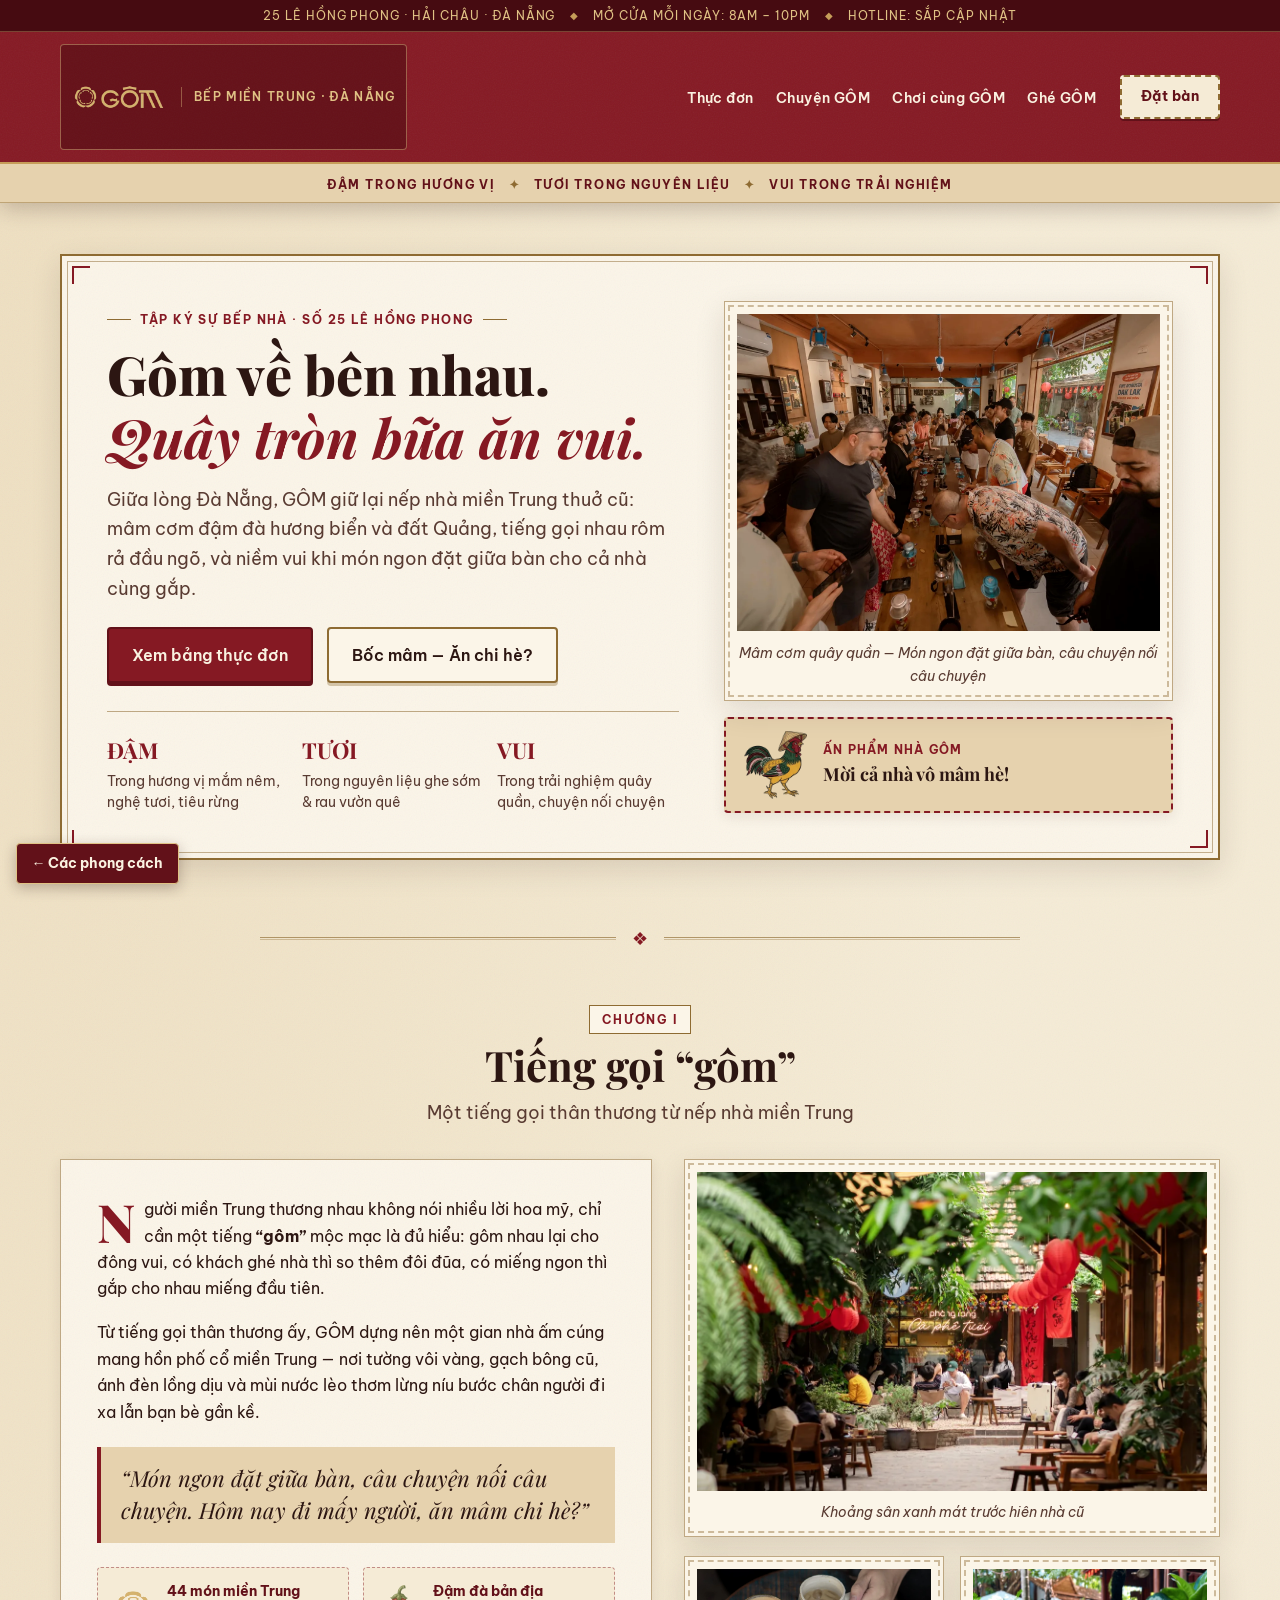
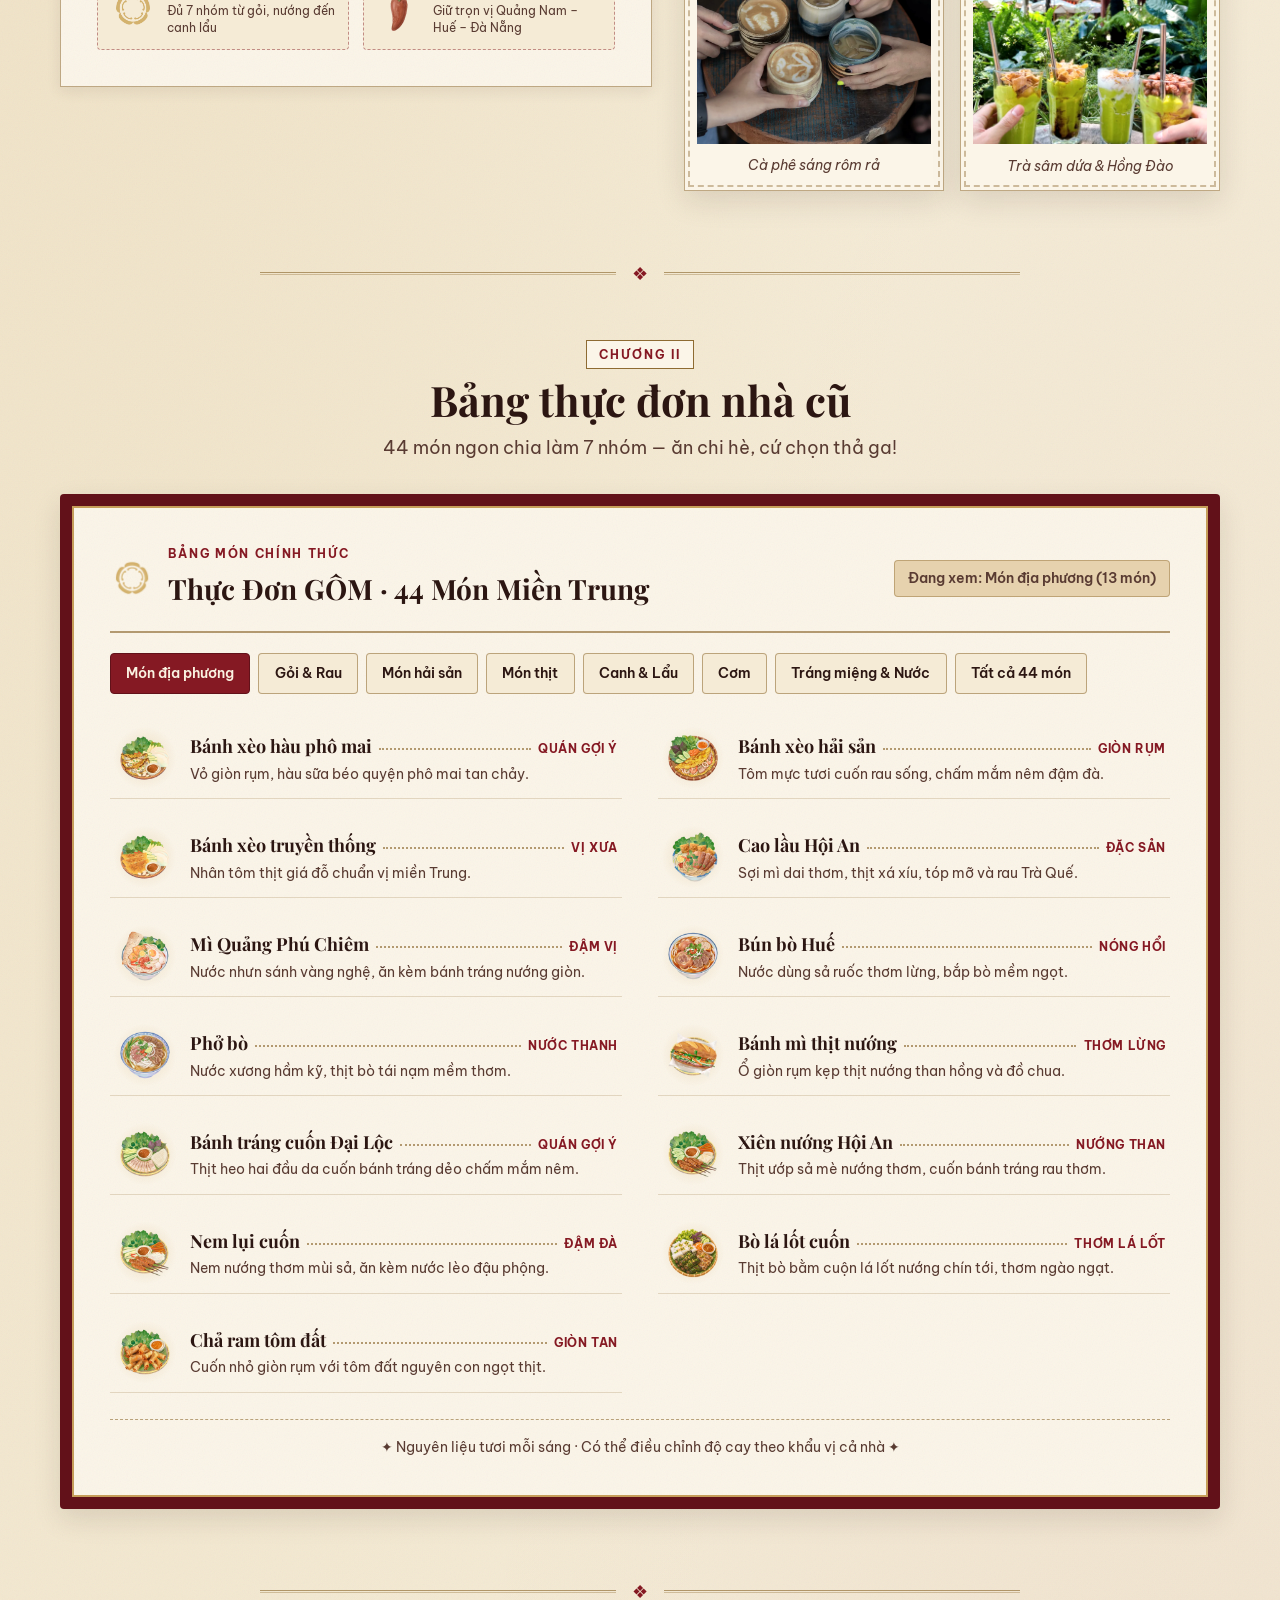
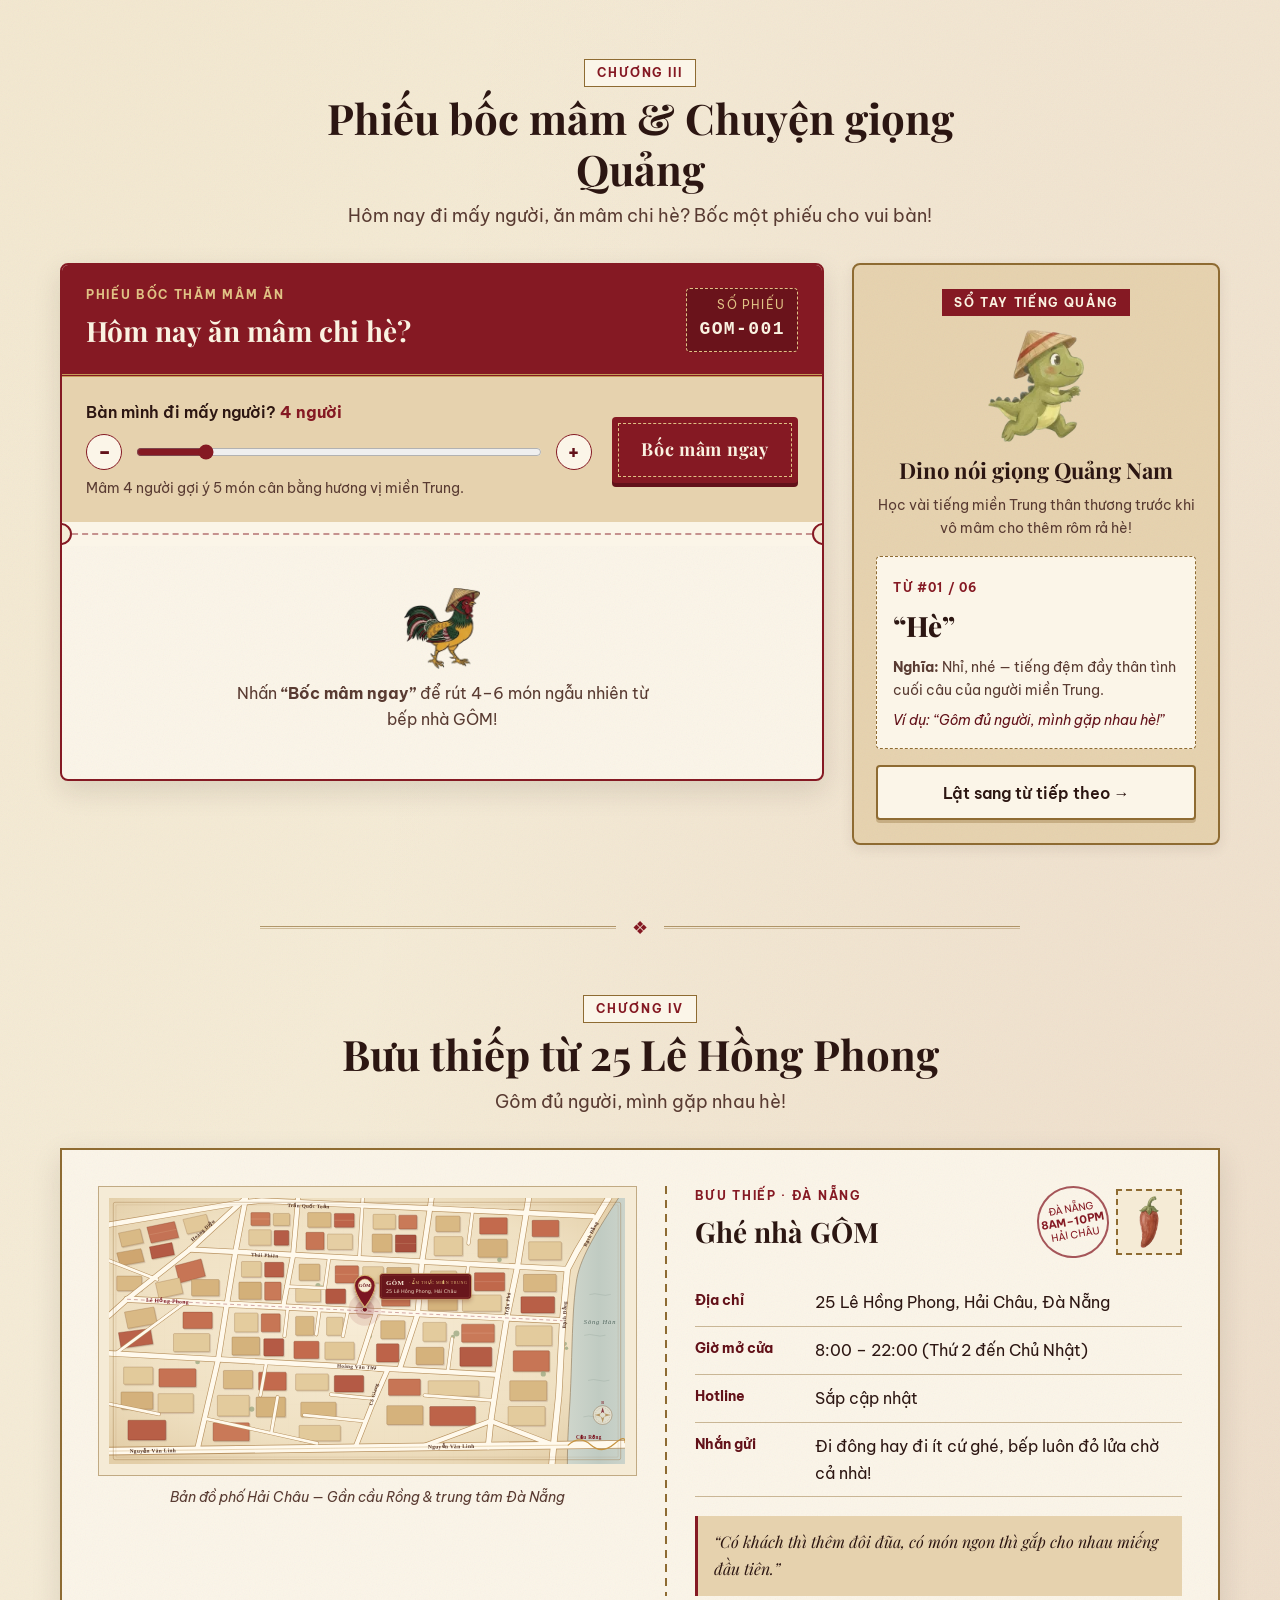
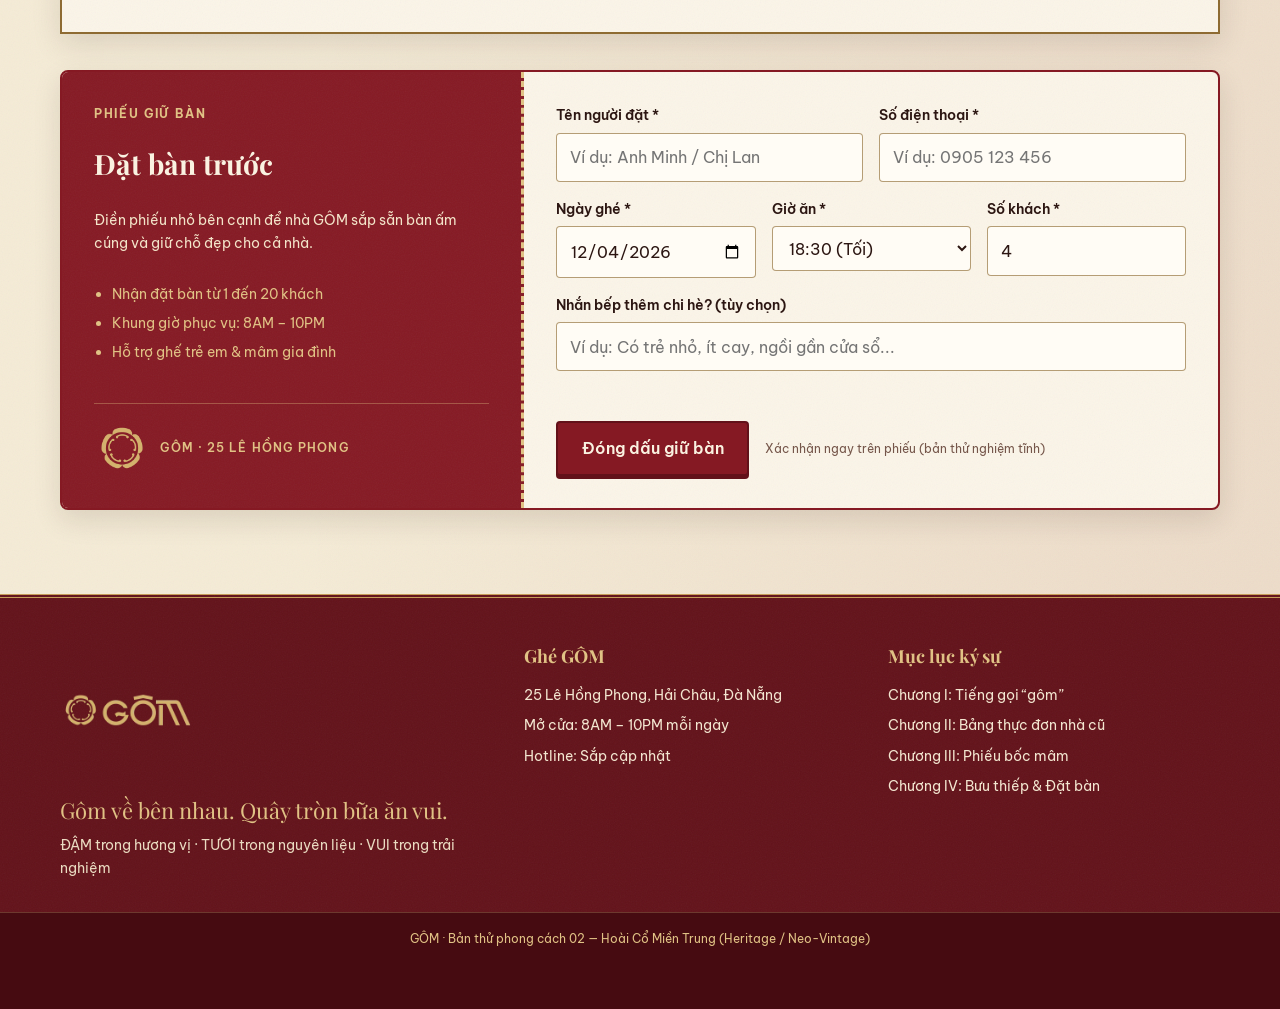
<file: 02-neo-vintage/index.html>
<!DOCTYPE html>
<html lang="vi">
<head>
  <meta charset="UTF-8">
  <meta name="viewport" content="width=device-width, initial-scale=1.0">
  <title>GÔM — Nhà hàng ẩm thực miền Trung · Phong cách Hoài Cổ</title>
  <meta name="description" content="GÔM — Gôm về bên nhau. Quây tròn bữa ăn vui. Ẩm thực miền Trung tại 25 Lê Hồng Phong, Hải Châu, Đà Nẵng.">
  <link rel="preconnect" href="https://fonts.googleapis.com">
  <link rel="preconnect" href="https://fonts.gstatic.com" crossorigin>
  <link href="https://fonts.googleapis.com/css2?family=Be+Vietnam+Pro:ital,wght@0,400;0,500;0,600;0,700;1,400&family=Playfair+Display:ital,wght@0,500;0,600;0,700;0,800;1,500;1,600&display=swap" rel="stylesheet">
  <link rel="stylesheet" href="./styles.css">
</head>
<body>
  <a class="skip-link" href="#noi-dung">Bỏ qua đến nội dung chính</a>

  <!-- Header: Vintage Shophouse Signboard + Ribbon -->
  <header class="signboard-header" id="dau-trang">
    <div class="signboard-top">
      <div class="container signboard-meta">
        <span>25 LÊ HỒNG PHONG · HẢI CHÂU · ĐÀ NẴNG</span>
        <span class="meta-dot" aria-hidden="true">◆</span>
        <span>MỞ CỬA MỖI NGÀY: 8AM – 10PM</span>
        <span class="meta-dot" aria-hidden="true">◆</span>
        <span>HOTLINE: SẮP CẬP NHẬT</span>
      </div>
    </div>

    <div class="signboard-main">
      <div class="container signboard-inner">
        <a class="brand-plaque" href="#dau-trang" aria-label="GÔM Trang chủ">
          <img src="../assets/wordmark-header.webp" alt="GÔM" class="brand-wordmark" width="128" height="44">
          <span class="brand-sub">BẾP MIỀN TRUNG · ĐÀ NẴNG</span>
        </a>

        <button
          type="button"
          class="nav-toggle"
          id="navToggle"
          aria-expanded="false"
          aria-controls="mainNav"
          aria-label="Mở trình đơn điều hướng"
        >
          <span class="nav-toggle-bar"></span>
          <span class="nav-toggle-bar"></span>
          <span class="nav-toggle-bar"></span>
        </button>

        <nav class="main-nav" id="mainNav" aria-label="Điều hướng chính">
          <ul class="nav-list">
            <li><a href="#thuc-don">Thực đơn</a></li>
            <li><a href="#chuyen-gom">Chuyện GÔM</a></li>
            <li><a href="#choi-cung-gom">Chơi cùng GÔM</a></li>
            <li><a href="#ghe-gom">Ghé GÔM</a></li>
          </ul>
          <a href="#dat-ban" class="btn-ticket-nav">Đặt bàn</a>
        </nav>
      </div>
    </div>

    <div class="ribbon-wrap" aria-hidden="true">
      <div class="vintage-ribbon">
        <span>ĐẬM TRONG HƯƠNG VỊ</span>
        <span class="ribbon-sep">✦</span>
        <span>TƯƠI TRONG NGUYÊN LIỆU</span>
        <span class="ribbon-sep">✦</span>
        <span>VUI TRONG TRẢI NGHIỆM</span>
      </div>
    </div>
  </header>

  <main id="noi-dung">
    <!-- Hero Broadsheet -->
    <section class="hero-section">
      <div class="container">
        <div class="broadsheet-frame">
          <div class="corner-ornament corner-tl" aria-hidden="true"></div>
          <div class="corner-ornament corner-tr" aria-hidden="true"></div>
          <div class="corner-ornament corner-bl" aria-hidden="true"></div>
          <div class="corner-ornament corner-br" aria-hidden="true"></div>

          <div class="hero-grid">
            <div class="hero-copy">
              <div class="chapter-kicker">
                <span class="kicker-line"></span>
                <span>TẬP KÝ SỰ BẾP NHÀ · SỐ 25 LÊ HỒNG PHONG</span>
                <span class="kicker-line"></span>
              </div>

              <h1 class="hero-title">Gôm về bên nhau.<br><em>Quây tròn bữa ăn vui.</em></h1>

              <p class="hero-lead">
                Giữa lòng Đà Nẵng, GÔM giữ lại nếp nhà miền Trung thuở cũ: mâm cơm đậm đà hương biển và đất Quảng, tiếng gọi nhau rôm rả đầu ngõ, và niềm vui khi món ngon đặt giữa bàn cho cả nhà cùng gắp.
              </p>

              <div class="hero-actions">
                <a href="#thuc-don" class="btn-primary">Xem bảng thực đơn</a>
                <a href="#choi-cung-gom" class="btn-secondary">Bốc mâm — Ăn chi hè?</a>
              </div>

              <dl class="hero-pillars">
                <div class="pillar-item">
                  <dt>ĐẬM</dt>
                  <dd>Trong hương vị mắm nêm, nghệ tươi, tiêu rừng</dd>
                </div>
                <div class="pillar-item">
                  <dt>TƯƠI</dt>
                  <dd>Trong nguyên liệu ghe sớm &amp; rau vườn quê</dd>
                </div>
                <div class="pillar-item">
                  <dt>VUI</dt>
                  <dd>Trong trải nghiệm quây quần, chuyện nối chuyện</dd>
                </div>
              </dl>
            </div>

            <div class="hero-visual">
              <figure class="postage-frame hero-photo-frame">
                <img
                  src="../assets/photos/gathering.webp"
                  alt="Mâm cơm miền Trung quây quần tại GÔM"
                  width="640"
                  height="480"
                >
                <figcaption class="photo-caption">
                  Mâm cơm quây quần — Món ngon đặt giữa bàn, câu chuyện nối câu chuyện
                </figcaption>
              </figure>

              <div class="rooster-stamp-card" aria-label="Tem tranh Đông Hồ Gà Đại Cát">
                <img
                  src="../assets/rooster-card.webp"
                  alt="Tranh dân gian Đông Hồ con gà"
                  width="112"
                  height="112"
                >
                <div class="rooster-stamp-text">
                  <span class="stamp-overline">ẤN PHẨM NHÀ GÔM</span>
                  <strong>Mời cả nhà vô mâm hè!</strong>
                </div>
              </div>
            </div>
          </div>
        </div>
      </div>
    </section>

    <!-- Ornamental Divider -->
    <div class="chapter-divider" aria-hidden="true">
      <span class="divider-rule"></span>
      <span class="divider-motif">❖</span>
      <span class="divider-rule"></span>
    </div>

    <!-- Chapter 1: Chuyện GÔM -->
    <section class="chapter-section" id="chuyen-gom">
      <div class="container">
        <header class="chapter-header">
          <p class="chapter-num">CHƯƠNG I</p>
          <h2 class="chapter-title">Tiếng gọi &ldquo;gôm&rdquo;</h2>
          <p class="chapter-subtitle">Một tiếng gọi thân thương từ nếp nhà miền Trung</p>
        </header>

        <div class="memoir-layout">
          <div class="memoir-text-col">
            <div class="memoir-card">
              <p class="dropcap-para">
                Người miền Trung thương nhau không nói nhiều lời hoa mỹ, chỉ cần một tiếng <strong>&ldquo;gôm&rdquo;</strong> mộc mạc là đủ hiểu: gôm nhau lại cho đông vui, có khách ghé nhà thì so thêm đôi đũa, có miếng ngon thì gắp cho nhau miếng đầu tiên.
              </p>
              <p>
                Từ tiếng gọi thân thương ấy, GÔM dựng nên một gian nhà ấm cúng mang hồn phố cổ miền Trung — nơi tường vôi vàng, gạch bông cũ, ánh đèn lồng dịu và mùi nước lèo thơm lừng níu bước chân người đi xa lẫn bạn bè gần kề.
              </p>
              <blockquote class="heritage-quote">
                &ldquo;Món ngon đặt giữa bàn, câu chuyện nối câu chuyện. Hôm nay đi mấy người, ăn mâm chi hè?&rdquo;
              </blockquote>

              <div class="memoir-stamps">
                <div class="wax-seal-badge">
                  <img src="../assets/gom-mark-small.webp" alt="Dấu tròn GÔM" width="52" height="52">
                  <div>
                    <strong>44 món miền Trung</strong>
                    <span>Đủ 7 nhóm từ gỏi, nướng đến canh lẩu</span>
                  </div>
                </div>
                <div class="wax-seal-badge">
                  <img src="../assets/chili-card.webp" alt="Minh họa ớt miền Trung" width="52" height="52">
                  <div>
                    <strong>Đậm đà bản địa</strong>
                    <span>Giữ trọn vị Quảng Nam – Huế – Đà Nẵng</span>
                  </div>
                </div>
              </div>
            </div>
          </div>

          <div class="memoir-gallery-col">
            <figure class="postage-frame memoir-photo-lg">
              <img
                src="../assets/photos/garden.webp"
                alt="Lối đi xanh mát trong không gian nhà cổ GÔM"
                loading="lazy"
                width="560"
                height="380"
              >
              <figcaption class="photo-caption">Khoảng sân xanh mát trước hiên nhà cũ</figcaption>
            </figure>

            <div class="memoir-photo-pair">
              <figure class="postage-frame">
                <img
                  src="../assets/photos/coffee-together.webp"
                  alt="Cùng nhau thưởng thức cà phê và trò chuyện tại GÔM"
                  loading="lazy"
                  width="270"
                  height="210"
                >
                <figcaption class="photo-caption">Cà phê sáng rôm rả</figcaption>
              </figure>
              <figure class="postage-frame">
                <img
                  src="../assets/photos/drinks.webp"
                  alt="Thức uống thảo mộc và rượu hồng đào tại GÔM"
                  loading="lazy"
                  width="270"
                  height="210"
                >
                <figcaption class="photo-caption">Trà sâm dứa &amp; Hồng Đào</figcaption>
              </figure>
            </div>
          </div>
        </div>
      </div>
    </section>

    <div class="chapter-divider" aria-hidden="true">
      <span class="divider-rule"></span>
      <span class="divider-motif">❖</span>
      <span class="divider-rule"></span>
    </div>

    <!-- Chapter 2: Old Printed Menu Board -->
    <section class="chapter-section menu-chapter" id="thuc-don">
      <div class="container">
        <header class="chapter-header">
          <p class="chapter-num">CHƯƠNG II</p>
          <h2 class="chapter-title">Bảng thực đơn nhà cũ</h2>
          <p class="chapter-subtitle">44 món ngon chia làm 7 nhóm — ăn chi hè, cứ chọn thả ga!</p>
        </header>

        <div class="menu-board">
          <div class="menu-board-inner">
            <div class="menu-board-top">
              <div class="menu-board-seal">
                <img src="../assets/gom-mark-small.webp" alt="" width="44" height="44" aria-hidden="true">
                <div>
                  <span class="board-label">BẢNG MÓN CHÍNH THỨC</span>
                  <h3 class="board-heading">Thực Đơn GÔM · 44 Món Miền Trung</h3>
                </div>
              </div>
              <p class="board-count" id="menuCount" aria-live="polite">Đang xem: Món địa phương (13 món)</p>
            </div>

            <!-- Category Tabs -->
            <div class="menu-tabs" role="tablist" aria-label="Nhóm món thực đơn" id="menuTabs">
              <!-- Populated by app.js -->
            </div>

            <!-- Menu Ledger List -->
            <div class="menu-ledger" id="menuLedger" role="tabpanel" aria-live="polite">
              <!-- Populated by app.js -->
            </div>

            <div class="menu-board-footer">
              <span>✦ Nguyên liệu tươi mỗi sáng · Có thể điều chỉnh độ cay theo khẩu vị cả nhà ✦</span>
            </div>
          </div>
        </div>
      </div>
    </section>

    <div class="chapter-divider" aria-hidden="true">
      <span class="divider-rule"></span>
      <span class="divider-motif">❖</span>
      <span class="divider-rule"></span>
    </div>

    <!-- Chapter 3: Phiếu bốc mâm & Giọng Quảng Nam -->
    <section class="chapter-section play-chapter" id="choi-cung-gom">
      <div class="container">
        <header class="chapter-header">
          <p class="chapter-num">CHƯƠNG III</p>
          <h2 class="chapter-title">Phiếu bốc mâm &amp; Chuyện giọng Quảng</h2>
          <p class="chapter-subtitle">Hôm nay đi mấy người, ăn mâm chi hè? Bốc một phiếu cho vui bàn!</p>
        </header>

        <div class="play-grid">
          <!-- Ticket: Phiếu bốc mâm -->
          <div class="raffle-ticket" aria-labelledby="raffleHeading">
            <div class="ticket-header">
              <div class="ticket-brand">
                <span class="ticket-kicker">PHIẾU BỐC THĂM MÂM ĂN</span>
                <h3 id="raffleHeading">Hôm nay ăn mâm chi hè?</h3>
              </div>
              <div class="ticket-serial">
                <span>SỐ PHIẾU</span>
                <strong id="ticketSerial">GOM-001</strong>
              </div>
            </div>

            <div class="ticket-controls">
              <div class="guest-picker">
                <label for="guestRange" class="picker-label">
                  Bàn mình đi mấy người? <strong id="guestCountDisplay">4 người</strong>
                </label>
                <div class="guest-stepper">
                  <button type="button" class="step-btn" id="guestMinus" aria-label="Giảm số người">−</button>
                  <input type="range" id="guestRange" min="1" max="20" value="4" aria-label="Chọn số người từ 1 đến 20">
                  <button type="button" class="step-btn" id="guestPlus" aria-label="Tăng số người">+</button>
                </div>
                <p class="picker-hint" id="guestHint">Mâm 4 người gợi ý 5 món đủ khai vị, món chính &amp; canh.</p>
              </div>

              <button type="button" class="btn-stamp" id="drawTrayBtn">
                <span class="btn-stamp-inner">Bốc mâm ngay</span>
              </button>
            </div>

            <div class="ticket-perforation" aria-hidden="true">
              <span class="perf-notch perf-left"></span>
              <span class="perf-dashes"></span>
              <span class="perf-notch perf-right"></span>
            </div>

            <div class="ticket-result" id="trayResult" aria-live="polite">
              <div class="tray-empty-state">
                <img src="../assets/rooster-card.webp" alt="" width="76" height="76" aria-hidden="true">
                <p>Nhấn <strong>&ldquo;Bốc mâm ngay&rdquo;</strong> để rút 4–6 món ngẫu nhiên từ bếp nhà GÔM!</p>
              </div>
            </div>
          </div>

          <!-- Side Card: Dino nói từ giọng Quảng Nam -->
          <aside class="dialect-card" aria-labelledby="dialectHeading">
            <div class="dialect-stamp-top">SỔ TAY TIẾNG QUẢNG</div>
            <div class="dialect-mascot">
              <img src="../assets/dino-card.webp" alt="Chú khủng long Dino nói giọng Quảng Nam" width="128" height="128">
            </div>
            <h3 id="dialectHeading" class="dialect-title">Dino nói giọng Quảng Nam</h3>
            <p class="dialect-intro">Học vài tiếng miền Trung thân thương trước khi vô mâm cho thêm rôm rả hè!</p>

            <div class="dialect-word-box" id="dialectBox" aria-live="polite">
              <span class="dialect-tag" id="dialectTag">TỪ #01 / 06</span>
              <p class="dialect-word" id="dialectWord">&ldquo;Hè&rdquo;</p>
              <p class="dialect-meaning" id="dialectMeaning"><strong>Nghĩa:</strong> Nhỉ, nhé — tiếng đệm đầy thân tình cuối câu của người miền Trung.</p>
              <p class="dialect-example" id="dialectExample"><em>Ví dụ: &ldquo;Gôm đủ người, mình gặp nhau hè!&rdquo;</em></p>
            </div>

            <button type="button" class="btn-secondary dialect-btn" id="nextDialectBtn">
              Lật sang từ tiếp theo →
            </button>
          </aside>
        </div>
      </div>
    </section>

    <div class="chapter-divider" aria-hidden="true">
      <span class="divider-rule"></span>
      <span class="divider-motif">❖</span>
      <span class="divider-rule"></span>
    </div>

    <!-- Chapter 4: Postcard Visit + Ticket Booking -->
    <section class="chapter-section visit-chapter" id="ghe-gom">
      <div class="container">
        <header class="chapter-header">
          <p class="chapter-num">CHƯƠNG IV</p>
          <h2 class="chapter-title">Bưu thiếp từ 25 Lê Hồng Phong</h2>
          <p class="chapter-subtitle">Gôm đủ người, mình gặp nhau hè!</p>
        </header>

        <!-- Postcard -->
        <div class="postcard">
          <div class="postcard-left">
            <div class="postcard-map-frame">
              <img
                src="../assets/gom-map-danang.svg"
                alt="Bản đồ minh họa vị trí nhà hàng GÔM tại 25 Lê Hồng Phong, Hải Châu, Đà Nẵng"
                loading="lazy"
                width="540"
                height="400"
              >
            </div>
            <p class="map-caption">Bản đồ phố Hải Châu — Gần cầu Rồng &amp; trung tâm Đà Nẵng</p>
          </div>

          <div class="postcard-spine" aria-hidden="true"></div>

          <div class="postcard-right">
            <div class="postcard-header-row">
              <div class="postcard-title-block">
                <span class="postcard-kicker">BƯU THIẾP · ĐÀ NẴNG</span>
                <h3>Ghé nhà GÔM</h3>
              </div>

              <div class="postage-stamp-group">
                <div class="postmark-circle" aria-hidden="true">
                  <span>ĐÀ NẴNG</span>
                  <strong>8AM–10PM</strong>
                  <span>HẢI CHÂU</span>
                </div>
                <div class="mini-stamp">
                  <img src="../assets/chili-card.webp" alt="Tem bưu chính GÔM" width="58" height="58">
                </div>
              </div>
            </div>

            <dl class="postcard-lines">
              <div class="postcard-line">
                <dt>Địa chỉ</dt>
                <dd>25 Lê Hồng Phong, Hải Châu, Đà Nẵng</dd>
              </div>
              <div class="postcard-line">
                <dt>Giờ mở cửa</dt>
                <dd>8:00 – 22:00 (Thứ 2 đến Chủ Nhật)</dd>
              </div>
              <div class="postcard-line">
                <dt>Hotline</dt>
                <dd>Sắp cập nhật</dd>
              </div>
              <div class="postcard-line">
                <dt>Nhắn gửi</dt>
                <dd>Đi đông hay đi ít cứ ghé, bếp luôn đỏ lửa chờ cả nhà!</dd>
              </div>
            </dl>

            <div class="postcard-note">
              <p>&ldquo;Có khách thì thêm đôi đũa, có món ngon thì gắp cho nhau miếng đầu tiên.&rdquo;</p>
            </div>
          </div>
        </div>

        <!-- Ticket Booking Form -->
        <div class="booking-ticket" id="dat-ban">
          <div class="booking-ticket-stub">
            <span class="stub-label">PHIẾU GIỮ BÀN</span>
            <h3>Đặt bàn trước</h3>
            <p>Điền phiếu nhỏ bên cạnh để nhà GÔM sắp sẵn bàn ấm cúng và giữ chỗ đẹp cho cả nhà.</p>
            <ul class="stub-notes">
              <li>Nhận đặt bàn từ 1 đến 20 khách</li>
              <li>Khung giờ phục vụ: 8AM – 10PM</li>
              <li>Hỗ trợ ghế trẻ em &amp; mâm gia đình</li>
            </ul>
            <div class="stub-emblem">
              <img src="../assets/gom-mark-small.webp" alt="" width="56" height="56" aria-hidden="true">
              <span>GÔM · 25 LÊ HỒNG PHONG</span>
            </div>
          </div>

          <div class="booking-ticket-body">
            <form id="bookingForm" class="booking-form" novalidate>
              <div class="form-row">
                <div class="form-field">
                  <label for="guestName">Tên người đặt *</label>
                  <input type="text" id="guestName" name="guestName" placeholder="Ví dụ: Anh Minh / Chị Lan" required>
                </div>
                <div class="form-field">
                  <label for="guestPhone">Số điện thoại *</label>
                  <input type="tel" id="guestPhone" name="guestPhone" placeholder="Ví dụ: 0905 123 456" required>
                </div>
              </div>

              <div class="form-row form-row-3">
                <div class="form-field">
                  <label for="visitDate">Ngày ghé *</label>
                  <input type="date" id="visitDate" name="visitDate" required>
                </div>
                <div class="form-field">
                  <label for="visitTime">Giờ ăn *</label>
                  <select id="visitTime" name="visitTime" required>
                    <option value="">Chọn giờ</option>
                    <option value="08:30">08:30 (Sáng)</option>
                    <option value="11:30">11:30 (Trưa)</option>
                    <option value="12:30">12:30 (Trưa)</option>
                    <option value="17:30">17:30 (Chiều tối)</option>
                    <option value="18:30" selected>18:30 (Tối)</option>
                    <option value="19:30">19:30 (Tối)</option>
                    <option value="20:30">20:30 (Tối)</option>
                  </select>
                </div>
                <div class="form-field">
                  <label for="partySize">Số khách *</label>
                  <input type="number" id="partySize" name="partySize" min="1" max="20" value="4" required>
                </div>
              </div>

              <div class="form-field">
                <label for="guestNote">Nhắn bếp thêm chi hè? (tùy chọn)</label>
                <input type="text" id="guestNote" name="guestNote" placeholder="Ví dụ: Có trẻ nhỏ, ít cay, ngồi gần cửa sổ...">
              </div>

              <p class="form-error" id="formError" role="alert" aria-live="polite"></p>

              <div class="form-actions">
                <button type="submit" class="btn-primary">Đóng dấu giữ bàn</button>
                <span class="form-disclaimer">Xác nhận ngay trên phiếu (bản thử nghiệm tĩnh)</span>
              </div>
            </form>

            <div class="booking-confirmation" id="bookingConfirmation" hidden aria-live="polite">
              <div class="confirm-stamp">ĐÃ ĐÓNG DẤU GIỮ BÀN</div>
              <h4>Cảm ơn <span id="confirmName"></span> — GÔM chờ cả nhà hè!</h4>
              <p class="confirm-code">Mã phiếu giữ bàn: <strong id="confirmCode"></strong></p>
              <dl class="confirm-summary" id="confirmSummary"></dl>
              <button type="button" class="btn-secondary" id="newBookingBtn">Tạo phiếu giữ bàn khác</button>
            </div>
          </div>
        </div>
      </div>
    </section>
  </main>

  <!-- Vintage Footer -->
  <footer class="heritage-footer">
    <div class="container footer-inner">
      <div class="footer-brand">
        <img src="../assets/wordmark-header.webp" alt="GÔM" width="136" height="48">
        <p class="footer-slogan">Gôm về bên nhau. Quây tròn bữa ăn vui.</p>
        <p class="footer-values">ĐẬM trong hương vị · TƯƠI trong nguyên liệu · VUI trong trải nghiệm</p>
      </div>

      <div class="footer-col">
        <h4>Ghé GÔM</h4>
        <p>25 Lê Hồng Phong, Hải Châu, Đà Nẵng</p>
        <p>Mở cửa: 8AM – 10PM mỗi ngày</p>
        <p>Hotline: Sắp cập nhật</p>
      </div>

      <div class="footer-col">
        <h4>Mục lục ký sự</h4>
        <ul>
          <li><a href="#chuyen-gom">Chương I: Tiếng gọi &ldquo;gôm&rdquo;</a></li>
          <li><a href="#thuc-don">Chương II: Bảng thực đơn nhà cũ</a></li>
          <li><a href="#choi-cung-gom">Chương III: Phiếu bốc mâm</a></li>
          <li><a href="#ghe-gom">Chương IV: Bưu thiếp &amp; Đặt bàn</a></li>
        </ul>
      </div>
    </div>
    <div class="footer-bottom">
      <div class="container">
        <p>GÔM · Bản thử phong cách 02 — Hoài Cổ Miền Trung (Heritage / Neo-Vintage)</p>
      </div>
    </div>
  </footer>

  <!-- Fixed back link to styles index -->
  <a href="../index.html" class="back-to-styles" aria-label="Quay lại danh sách các phong cách">
    ← Các phong cách
  </a>

  <script src="./app.js"></script>
</body>
</html>
</file>
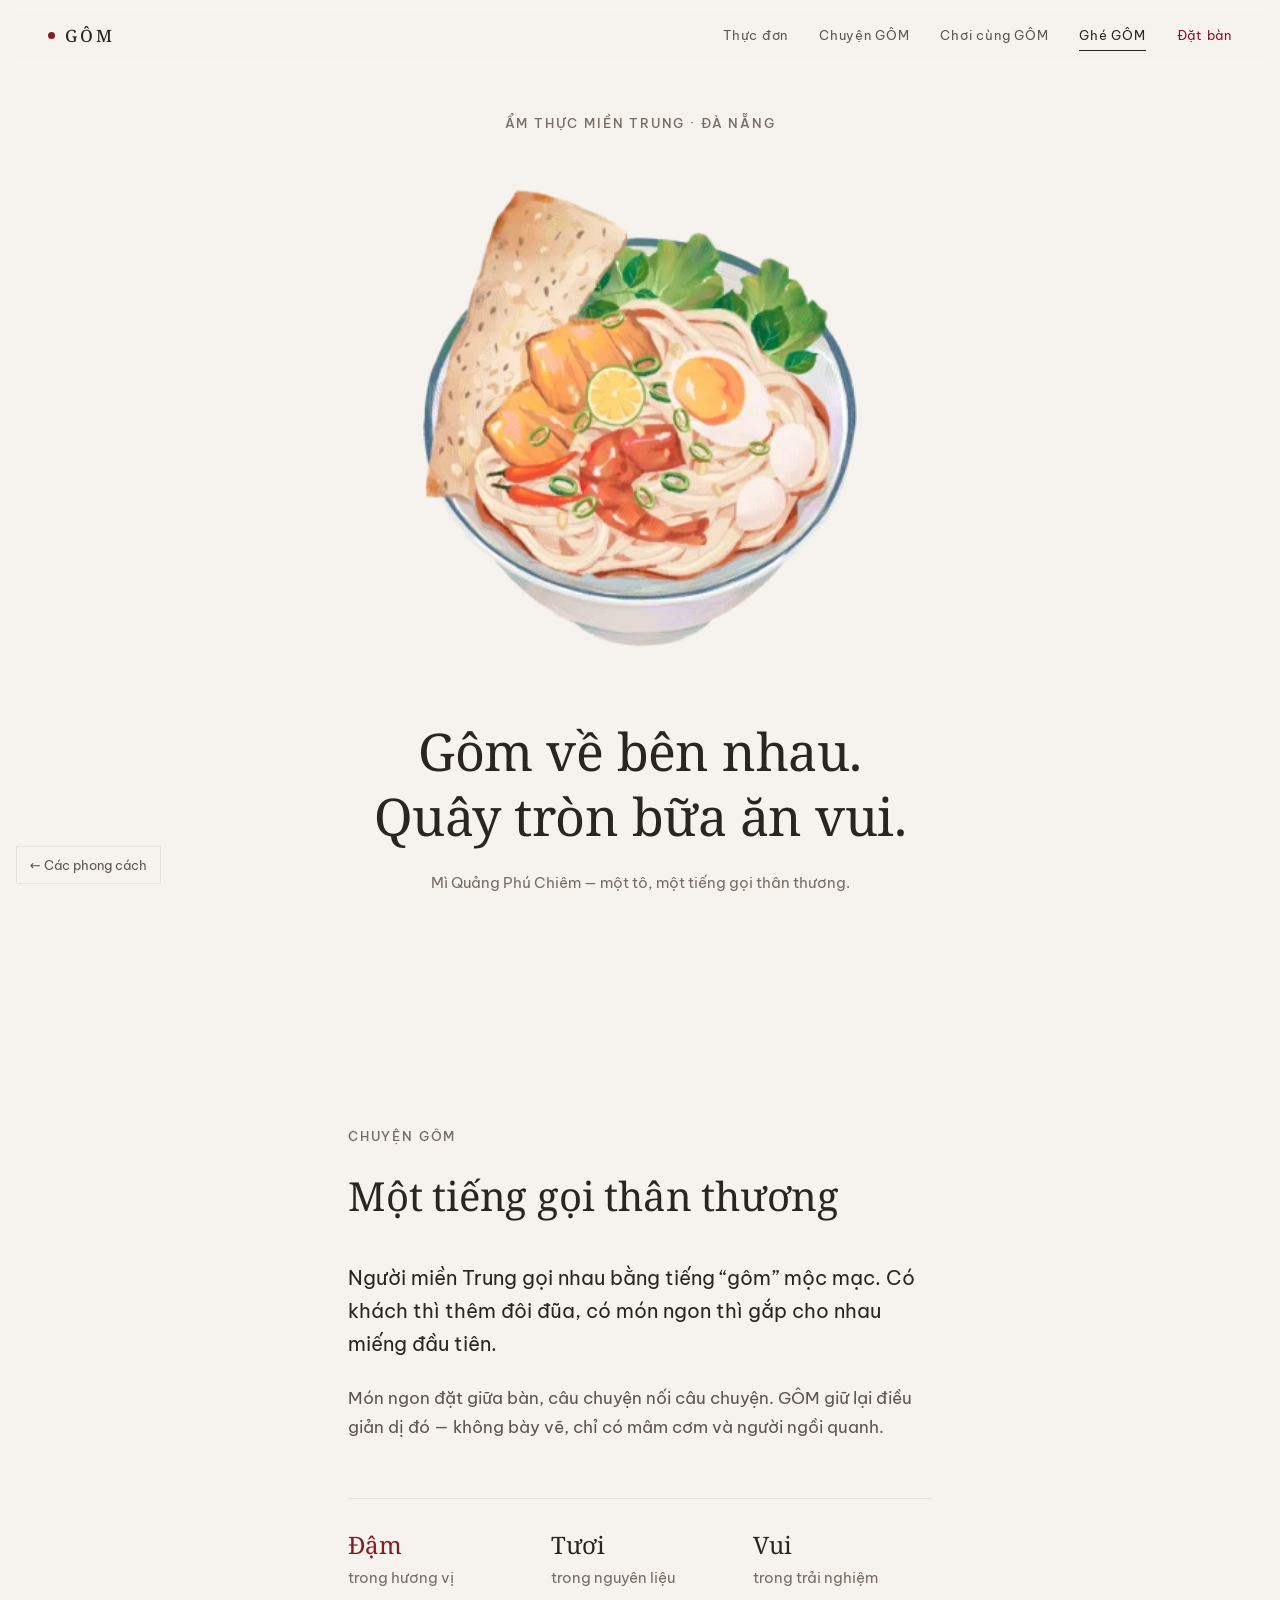
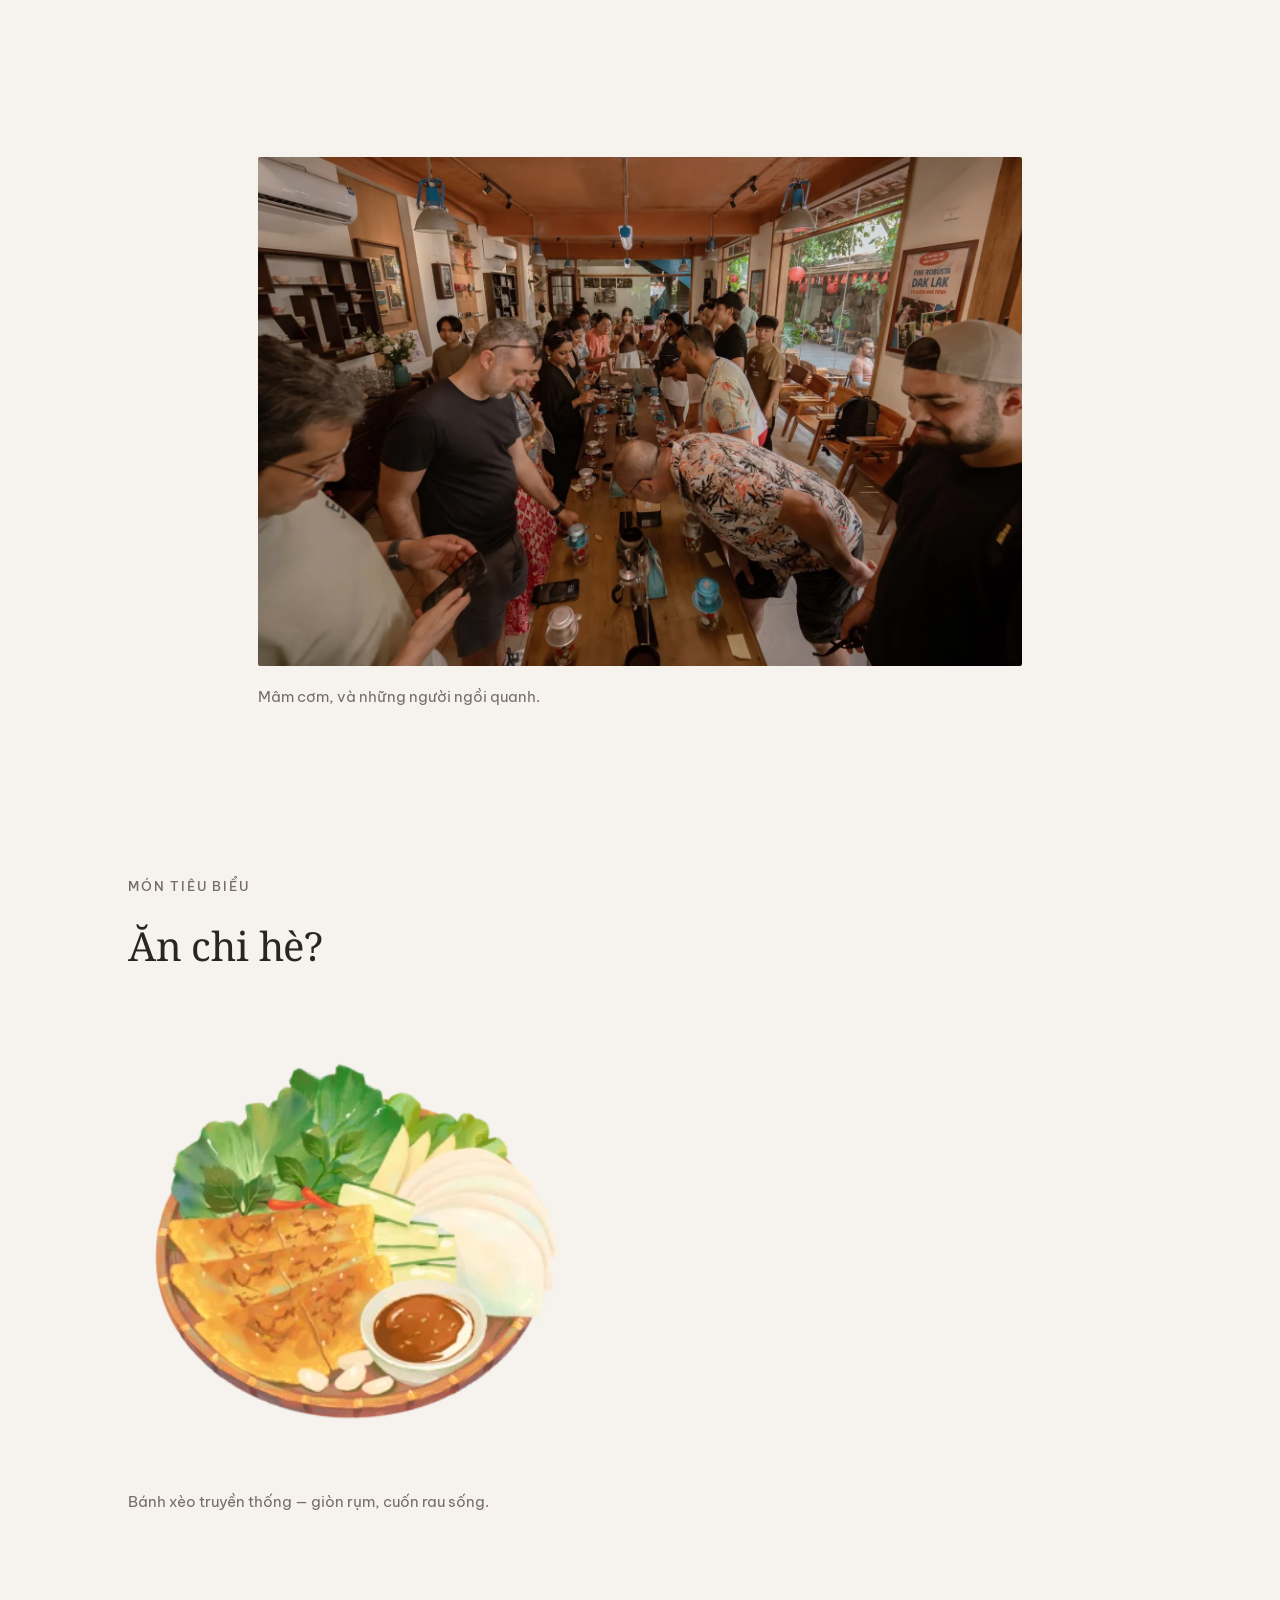
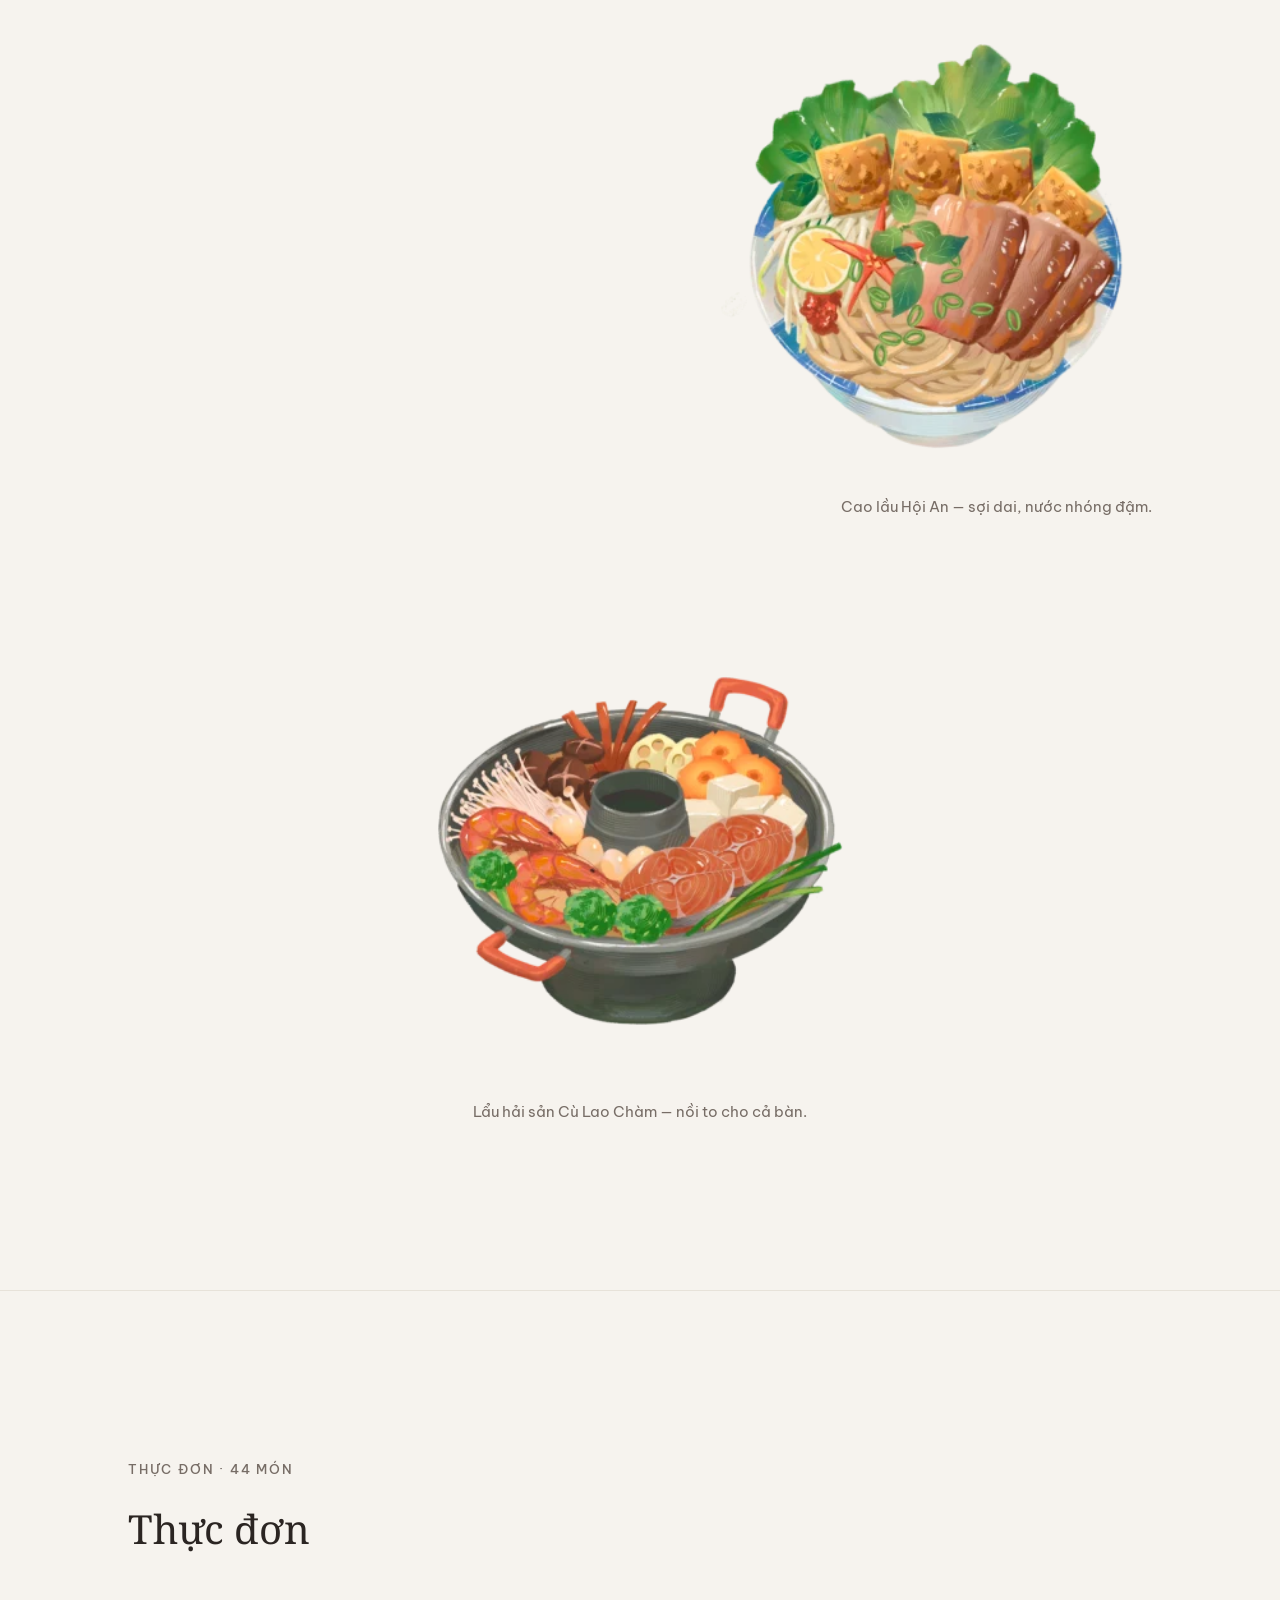
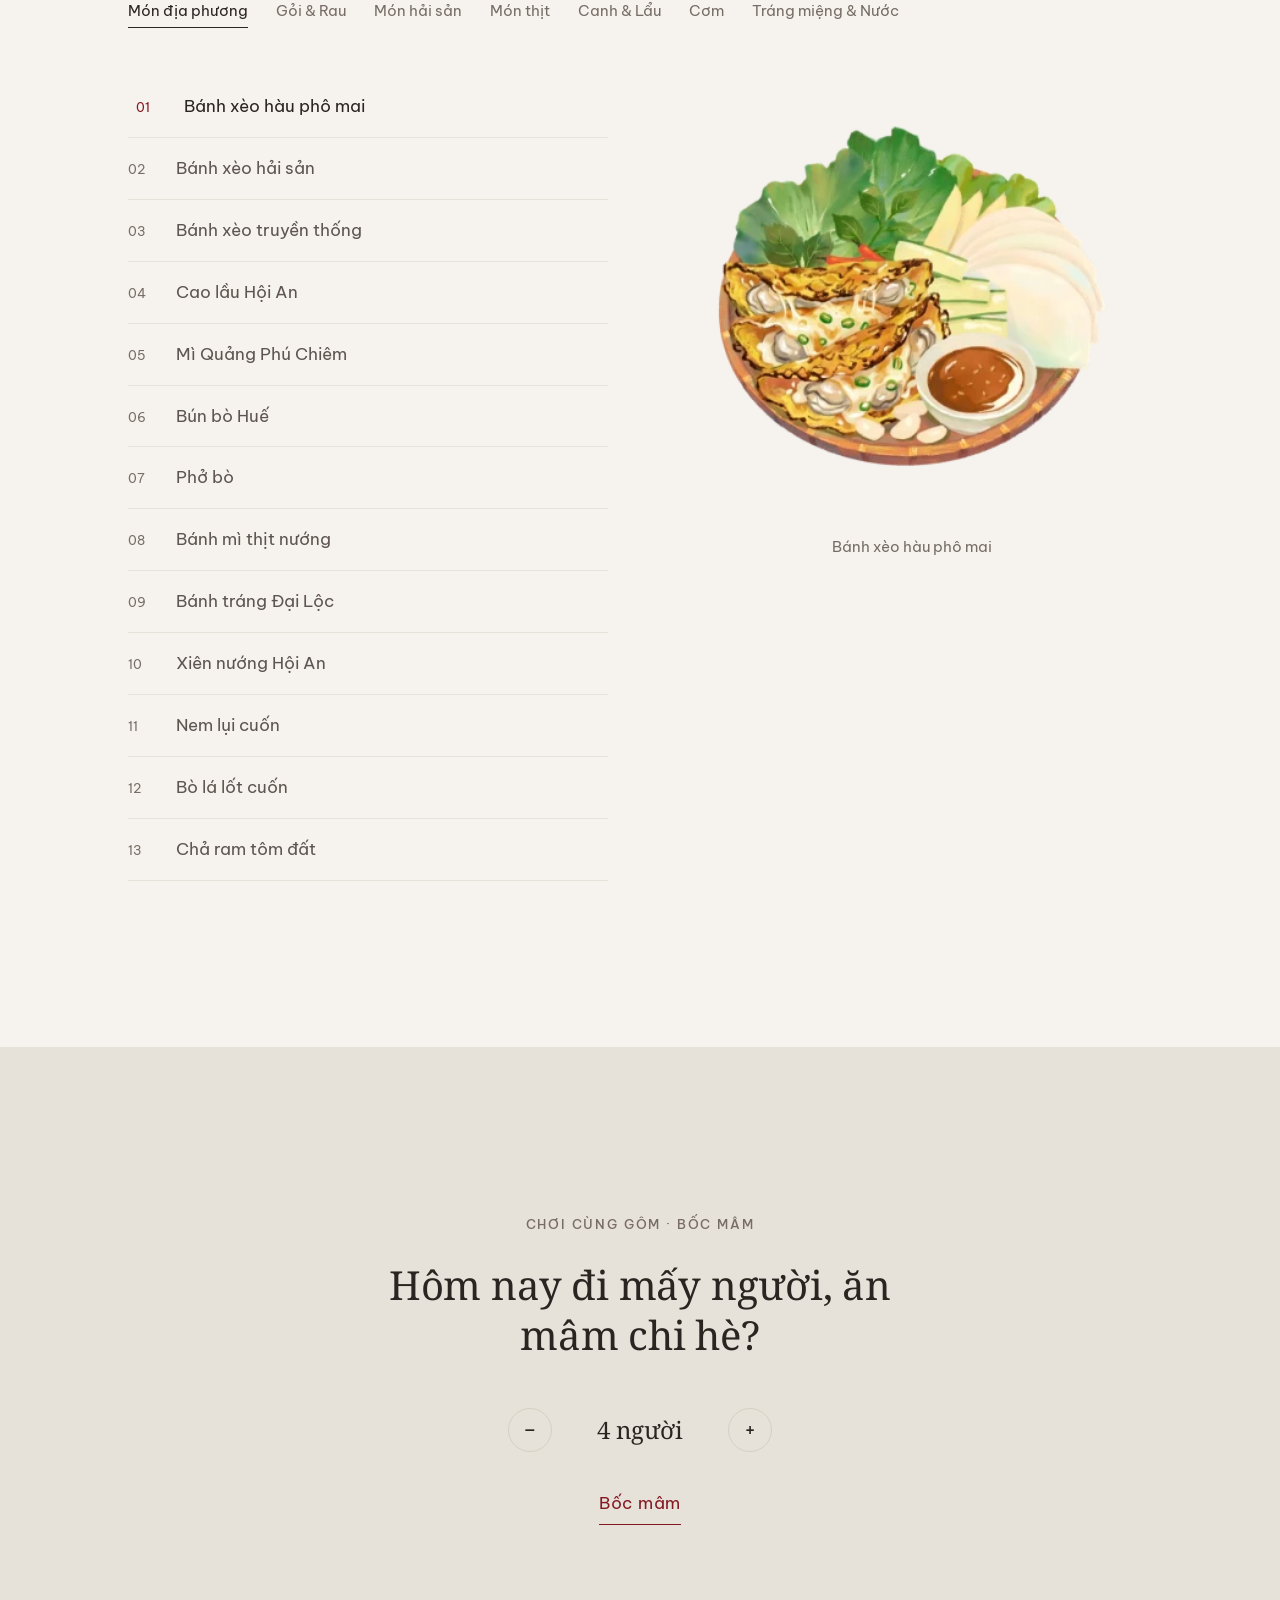
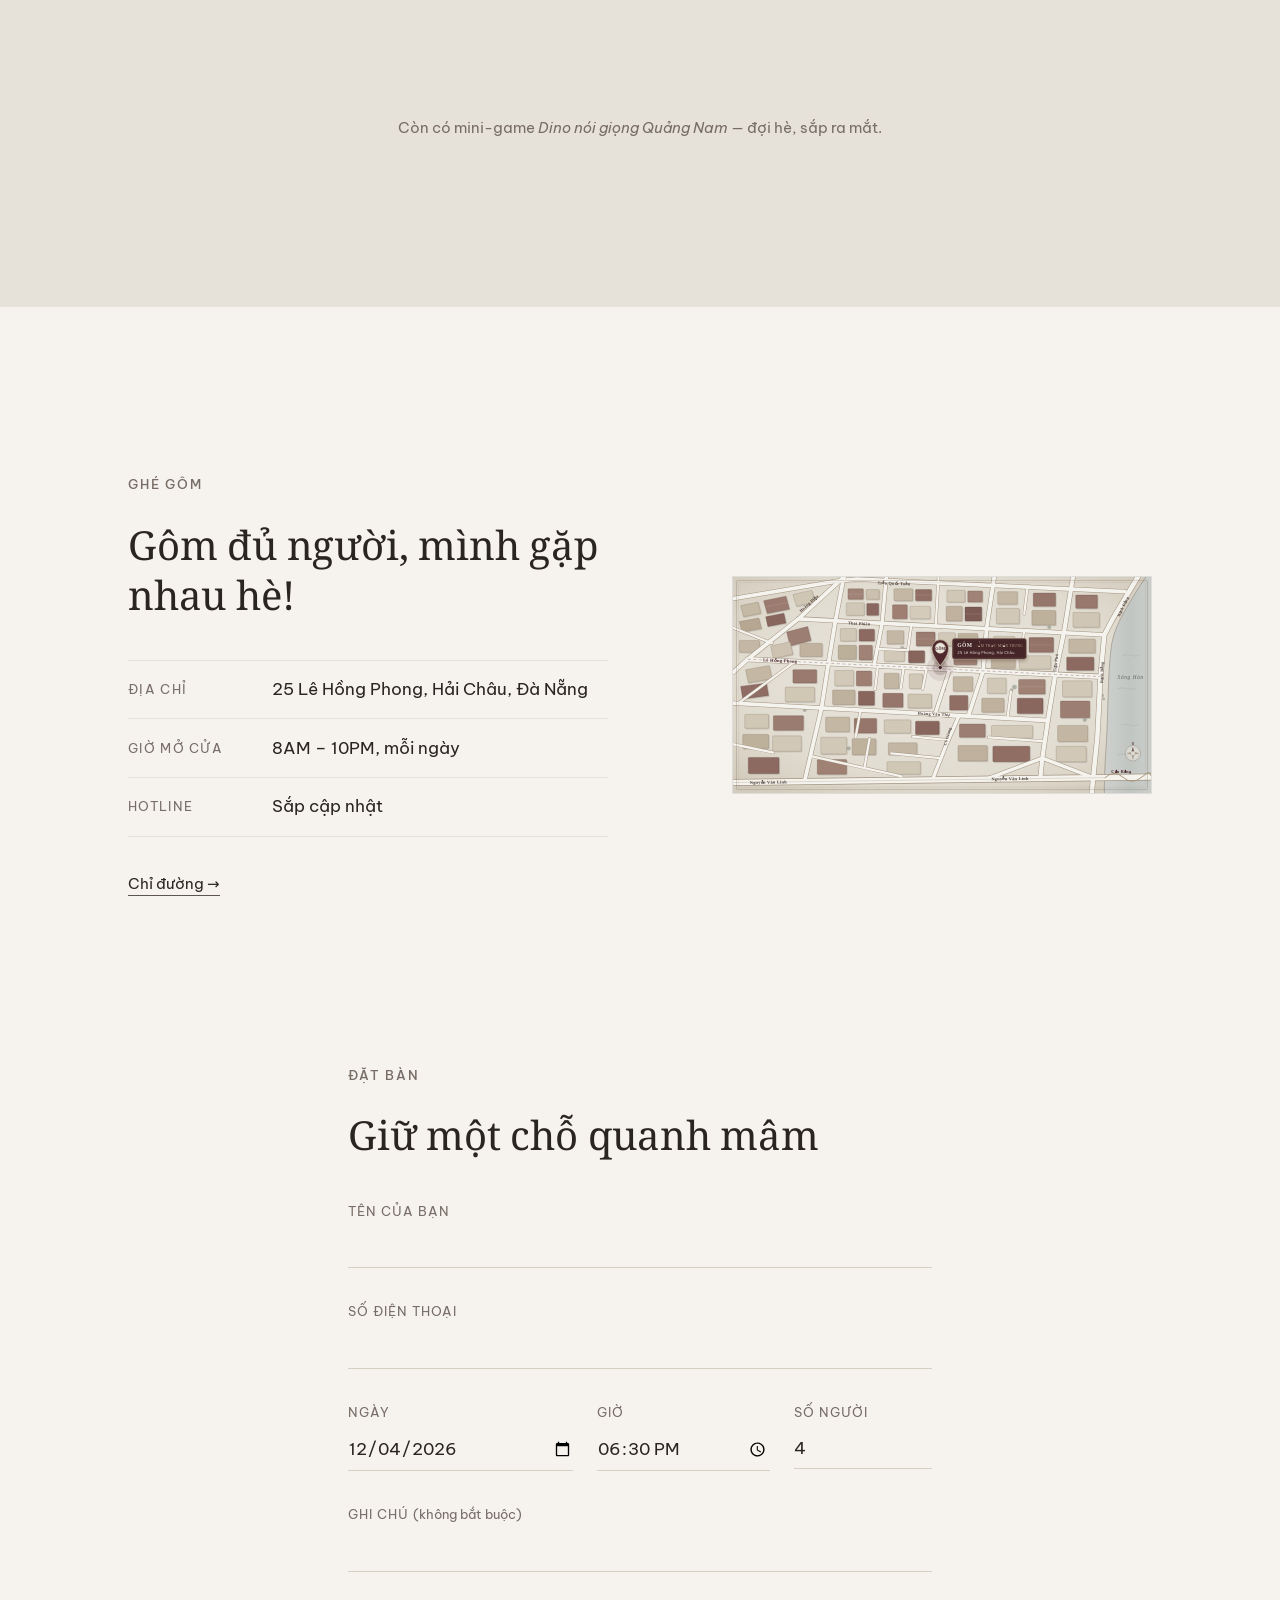
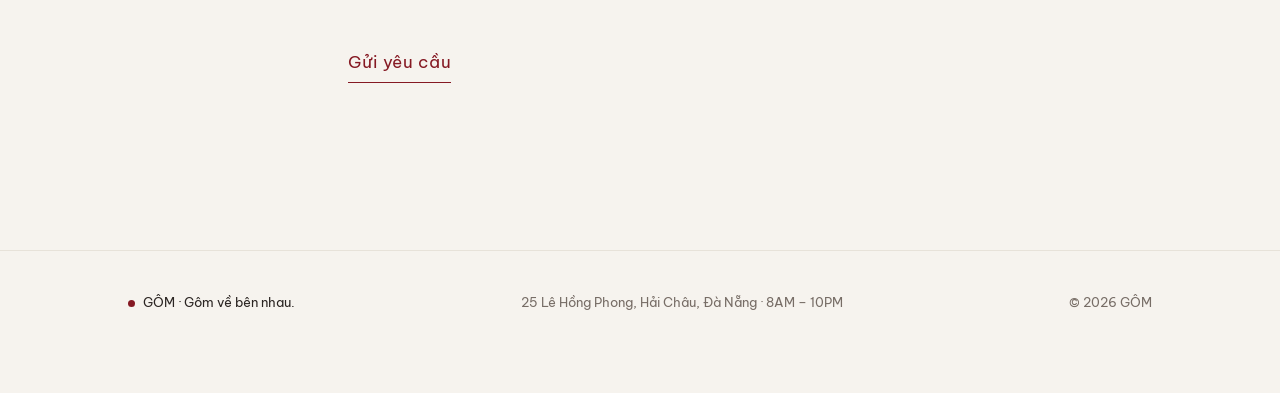
<file: 03-minimal-wabi-sabi/index.html>
<!doctype html>
<html lang="vi">
<head>
  <meta charset="utf-8">
  <meta name="viewport" content="width=device-width, initial-scale=1">
  <title>GÔM — Gôm về bên nhau</title>
  <meta name="description" content="GÔM — ẩm thực miền Trung tại 25 Lê Hồng Phong, Hải Châu, Đà Nẵng. Gôm về bên nhau. Quây tròn bữa ăn vui.">
  <link rel="preconnect" href="https://fonts.googleapis.com">
  <link rel="preconnect" href="https://fonts.gstatic.com" crossorigin>
  <link href="https://fonts.googleapis.com/css2?family=Be+Vietnam+Pro:wght@300;400;500&family=Noto+Serif:ital,wght@0,400;0,500;1,400&display=swap" rel="stylesheet">
  <link rel="stylesheet" href="styles.css">
</head>
<body>
  <a class="skip" href="#main">Bỏ qua đến nội dung</a>

  <header class="site-header" id="top">
    <a class="brand" href="#top" aria-label="GÔM — về đầu trang">
      <span class="brand-dot" aria-hidden="true"></span>GÔM
    </a>
    <nav class="nav" aria-label="Điều hướng chính">
      <a href="#thuc-don">Thực đơn</a>
      <a href="#chuyen-gom">Chuyện GÔM</a>
      <a href="#choi-cung-gom">Chơi cùng GÔM</a>
      <a href="#ghe-gom">Ghé GÔM</a>
      <a class="nav-book" href="#dat-ban">Đặt bàn</a>
    </nav>
  </header>

  <main id="main">
    <!-- Hero -->
    <section class="hero" aria-labelledby="hero-title">
      <p class="eyebrow fade">Ẩm thực miền Trung · Đà Nẵng</p>
      <figure class="hero-dish fade">
        <img src="../assets/dishes/mi-quang-phu-chiem.webp" alt="Tô mì Quảng Phú Chiêm" width="640" height="640" fetchpriority="high">
      </figure>
      <h1 id="hero-title" class="hero-title fade">Gôm về bên nhau.<br>Quây tròn bữa ăn vui.</h1>
      <p class="caption fade">Mì Quảng Phú Chiêm — một tô, một tiếng gọi thân thương.</p>
    </section>

    <!-- Giới thiệu -->
    <section class="story" id="chuyen-gom" aria-labelledby="story-title">
      <div class="wrap narrow">
        <p class="label fade">Chuyện GÔM</p>
        <h2 id="story-title" class="h2 fade">Một tiếng gọi thân thương</h2>
        <p class="lead fade">Người miền Trung gọi nhau bằng tiếng “gôm” mộc mạc. Có khách thì thêm đôi đũa, có món ngon thì gắp cho nhau miếng đầu tiên.</p>
        <p class="body fade">Món ngon đặt giữa bàn, câu chuyện nối câu chuyện. GÔM giữ lại điều giản dị đó — không bày vẽ, chỉ có mâm cơm và người ngồi quanh.</p>
        <ul class="pillars fade" aria-label="Tinh thần GÔM">
          <li><span>Đậm</span>trong hương vị</li>
          <li><span>Tươi</span>trong nguyên liệu</li>
          <li><span>Vui</span>trong trải nghiệm</li>
        </ul>
      </div>
      <figure class="story-photo fade">
        <img src="../assets/photos/gathering.webp" alt="Mâm cơm quây quần bên nhau" loading="lazy">
        <figcaption class="caption">Mâm cơm, và những người ngồi quanh.</figcaption>
      </figure>
    </section>

    <!-- Món tiêu biểu -->
    <section class="signature" aria-labelledby="sig-title">
      <div class="wrap">
        <p class="label fade">Món tiêu biểu</p>
        <h2 id="sig-title" class="h2 fade">Ăn chi hè?</h2>
      </div>
      <div class="sig-list">
        <figure class="sig fade">
          <img src="../assets/dishes/banh-xeo-truyen-thong.webp" alt="Bánh xèo truyền thống" loading="lazy">
          <figcaption class="caption">Bánh xèo truyền thống — giòn rụm, cuốn rau sống.</figcaption>
        </figure>
        <figure class="sig sig-right fade">
          <img src="../assets/dishes/cao-lau-hoi-an.webp" alt="Cao lầu Hội An" loading="lazy">
          <figcaption class="caption">Cao lầu Hội An — sợi dai, nước nhóng đậm.</figcaption>
        </figure>
        <figure class="sig fade">
          <img src="../assets/dishes/lau-hai-san-cu-lao-cham.webp" alt="Lẩu hải sản Cù Lao Chàm" loading="lazy">
          <figcaption class="caption">Lẩu hải sản Cù Lao Chàm — nồi to cho cả bàn.</figcaption>
        </figure>
      </div>
    </section>

    <!-- Thực đơn -->
    <section class="menu" id="thuc-don" aria-labelledby="menu-title">
      <div class="wrap">
        <p class="label fade">Thực đơn · 44 món</p>
        <h2 id="menu-title" class="h2 fade">Thực đơn</h2>
        <div class="menu-tabs fade" role="tablist" aria-label="Nhóm món"></div>
        <div class="menu-body">
          <ol class="menu-list" id="menu-list" aria-live="polite"></ol>
          <figure class="menu-preview" aria-hidden="true">
            <img id="menu-preview-img" src="../assets/dishes/banh-xeo-hau-pho-mai.webp" alt="">
            <figcaption class="caption" id="menu-preview-cap">Rê chuột lên tên món để xem.</figcaption>
          </figure>
        </div>
      </div>
    </section>

    <!-- Bốc mâm -->
    <section class="play" id="choi-cung-gom" aria-labelledby="play-title">
      <div class="wrap narrow center">
        <p class="label fade">Chơi cùng GÔM · Bốc mâm</p>
        <h2 id="play-title" class="h2 fade">Hôm nay đi mấy người, ăn mâm chi hè?</h2>
        <div class="picker fade">
          <div class="stepper" role="group" aria-label="Số người">
            <button type="button" class="step" id="minus" aria-label="Bớt một người">–</button>
            <output id="people" aria-live="polite"><span id="people-n">4</span> người</output>
            <button type="button" class="step" id="plus" aria-label="Thêm một người">+</button>
          </div>
          <button type="button" class="text-btn" id="pick">Bốc mâm</button>
        </div>
      </div>
      <div class="wrap">
        <p class="tray-note caption" id="tray-note" aria-live="polite"></p>
        <ul class="tray" id="tray" aria-label="Mâm gợi ý"></ul>
      </div>
      <div class="wrap narrow center">
        <p class="aside fade">Còn có mini-game <em>Dino nói giọng Quảng Nam</em> — đợi hè, sắp ra mắt.</p>
      </div>
    </section>

    <!-- Ghé GÔM -->
    <section class="visit" id="ghe-gom" aria-labelledby="visit-title">
      <div class="wrap visit-grid">
        <div class="visit-info">
          <p class="label fade">Ghé GÔM</p>
          <h2 id="visit-title" class="h2 fade">Gôm đủ người, mình gặp nhau hè!</h2>
          <dl class="facts fade">
            <div><dt>Địa chỉ</dt><dd>25 Lê Hồng Phong, Hải Châu, Đà Nẵng</dd></div>
            <div><dt>Giờ mở cửa</dt><dd>8AM – 10PM, mỗi ngày</dd></div>
            <div><dt>Hotline</dt><dd>Sắp cập nhật</dd></div>
          </dl>
          <a class="text-link fade" href="https://maps.google.com/?q=25+L%C3%AA+H%E1%BB%93ng+Phong,+H%E1%BA%A3i+Ch%C3%A2u,+%C4%90%C3%A0+N%E1%BA%B5ng" target="_blank" rel="noopener">Chỉ đường →</a>
        </div>
        <figure class="map fade">
          <img src="../assets/gom-map-danang.svg" alt="Bản đồ minh họa vị trí GÔM tại Hải Châu, Đà Nẵng" loading="lazy">
        </figure>
      </div>
    </section>

    <!-- Đặt bàn -->
    <section class="book" id="dat-ban" aria-labelledby="book-title">
      <div class="wrap narrow">
        <p class="label fade">Đặt bàn</p>
        <h2 id="book-title" class="h2 fade">Giữ một chỗ quanh mâm</h2>
        <form class="form fade" id="book-form" novalidate>
          <div class="field">
            <label for="f-name">Tên của bạn</label>
            <input id="f-name" name="name" type="text" autocomplete="name" required>
          </div>
          <div class="field">
            <label for="f-phone">Số điện thoại</label>
            <input id="f-phone" name="phone" type="tel" autocomplete="tel" inputmode="tel" required pattern="[0-9 +]{9,15}">
          </div>
          <div class="field-row">
            <div class="field">
              <label for="f-date">Ngày</label>
              <input id="f-date" name="date" type="date" required>
            </div>
            <div class="field">
              <label for="f-time">Giờ</label>
              <input id="f-time" name="time" type="time" min="08:00" max="21:30" value="18:30" required>
            </div>
            <div class="field">
              <label for="f-guests">Số người</label>
              <input id="f-guests" name="guests" type="number" min="1" max="20" value="4" required>
            </div>
          </div>
          <div class="field">
            <label for="f-note">Ghi chú <span class="muted">(không bắt buộc)</span></label>
            <input id="f-note" name="note" type="text">
          </div>
          <p class="form-error" id="form-error" role="alert"></p>
          <button type="submit" class="text-btn">Gửi yêu cầu</button>
        </form>
        <div class="confirm" id="confirm" hidden tabindex="-1">
          <p class="h3">Cảm ơn nghen.</p>
          <p class="body" id="confirm-text"></p>
          <button type="button" class="text-link" id="book-again">Đặt thêm bàn khác</button>
        </div>
      </div>
    </section>
  </main>

  <footer class="footer">
    <div class="wrap footer-inner">
      <p><span class="brand-dot" aria-hidden="true"></span>GÔM · Gôm về bên nhau.</p>
      <p class="muted">25 Lê Hồng Phong, Hải Châu, Đà Nẵng · 8AM – 10PM</p>
      <p class="muted">© 2026 GÔM</p>
    </div>
  </footer>

  <a class="back-link" href="../index.html">← Các phong cách</a>

  <script src="app.js"></script>
</body>
</html>
</file>
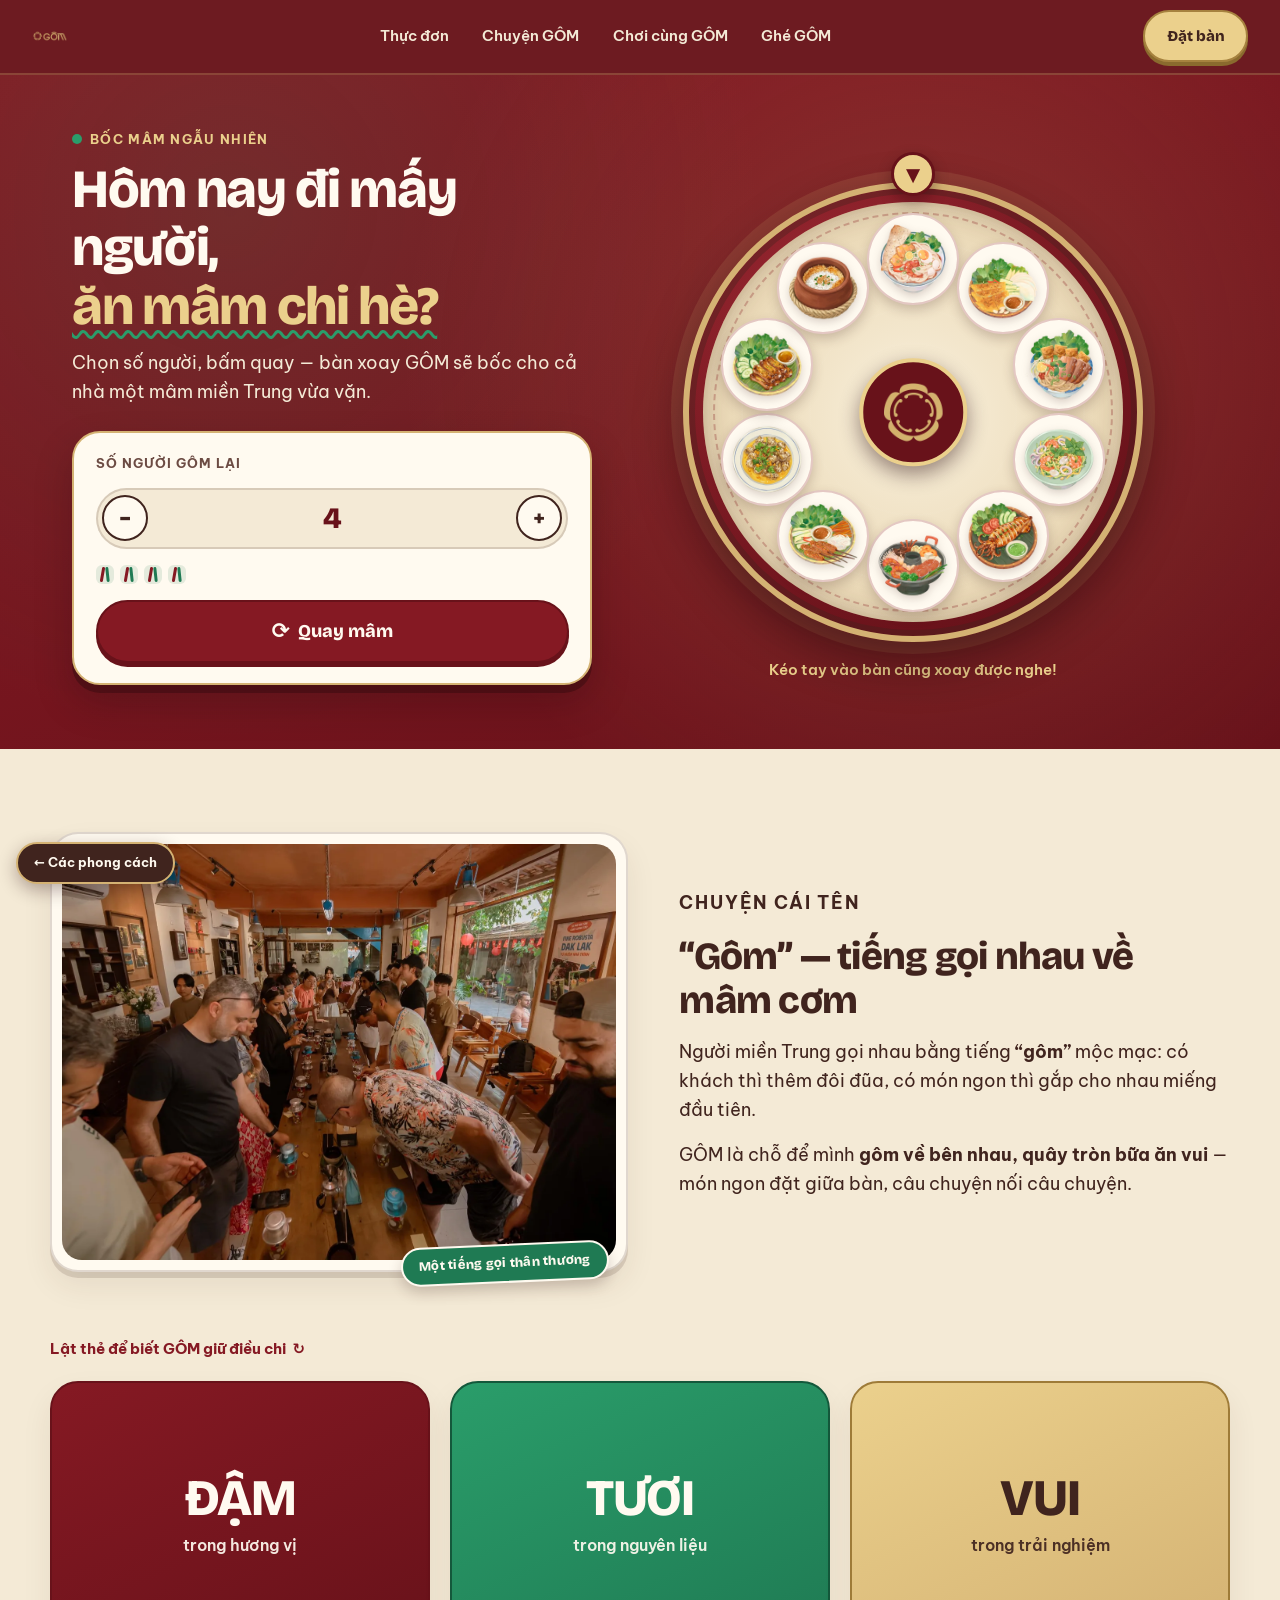
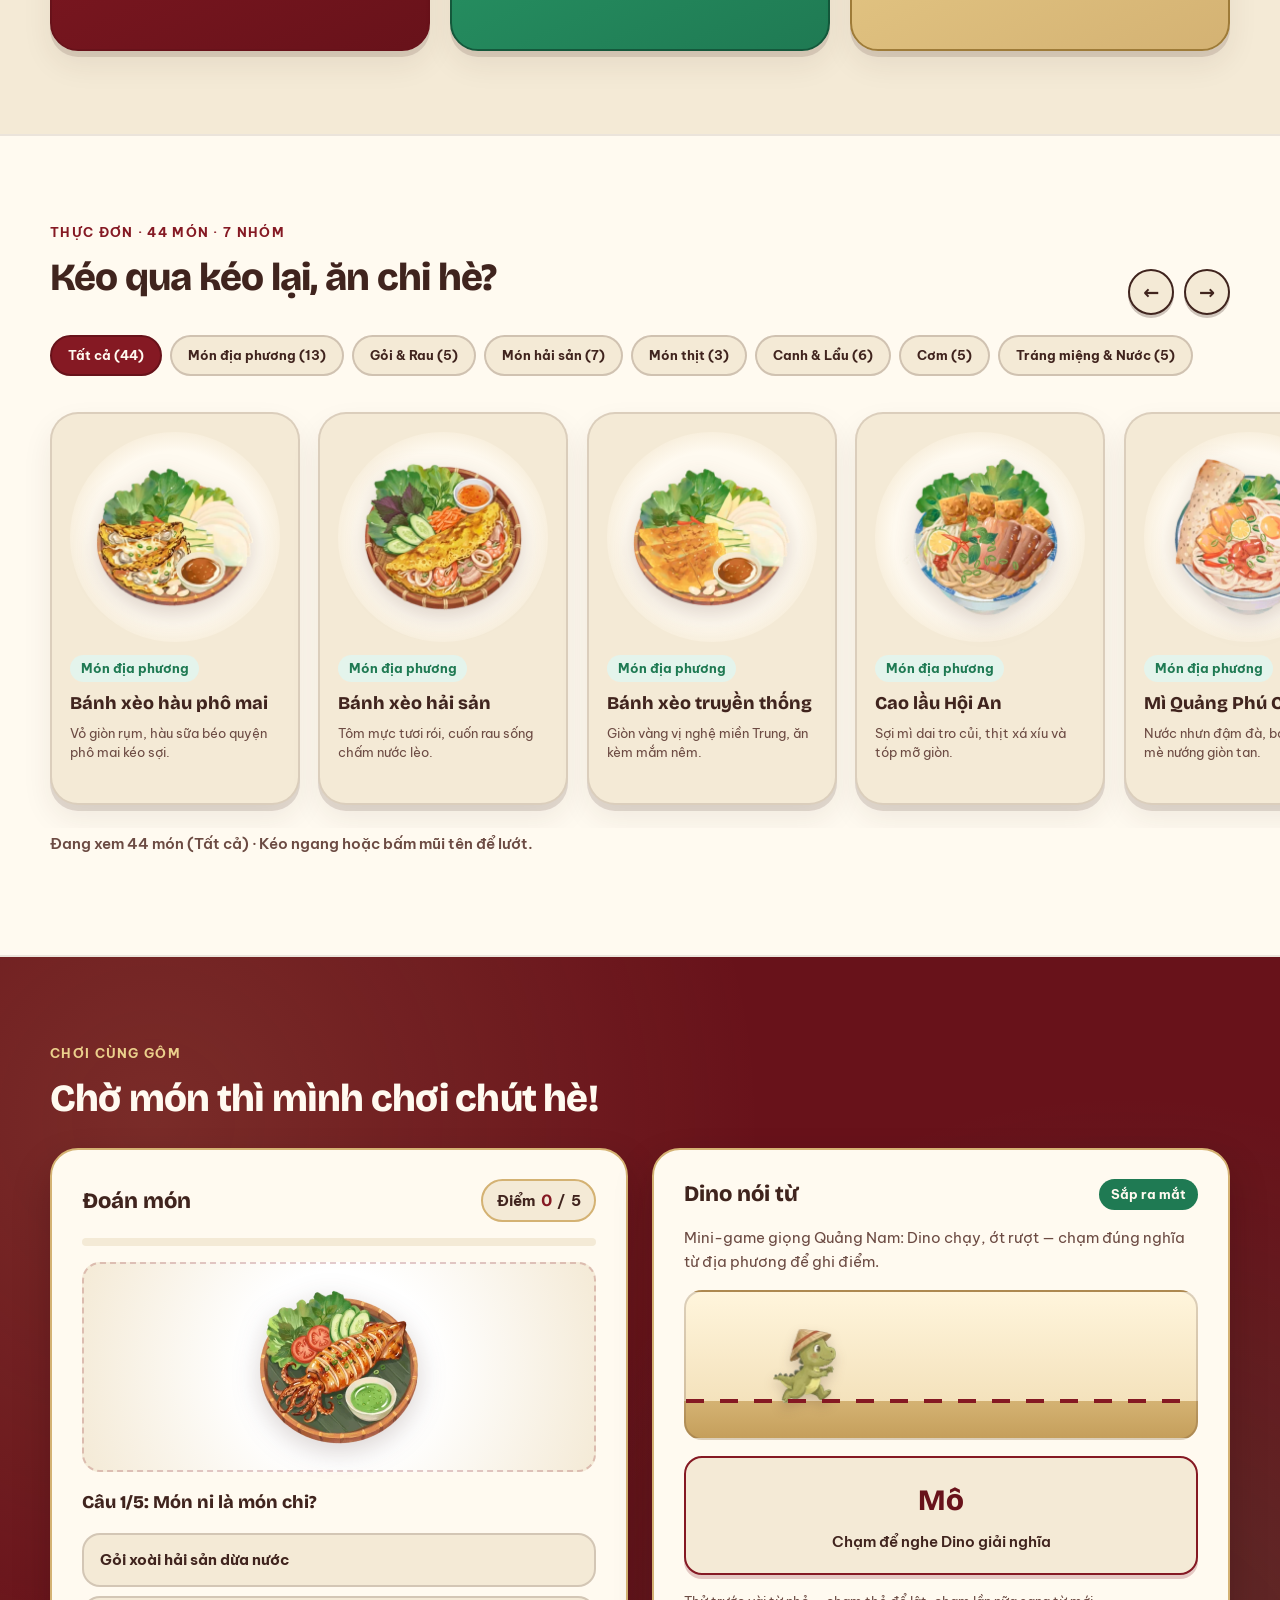
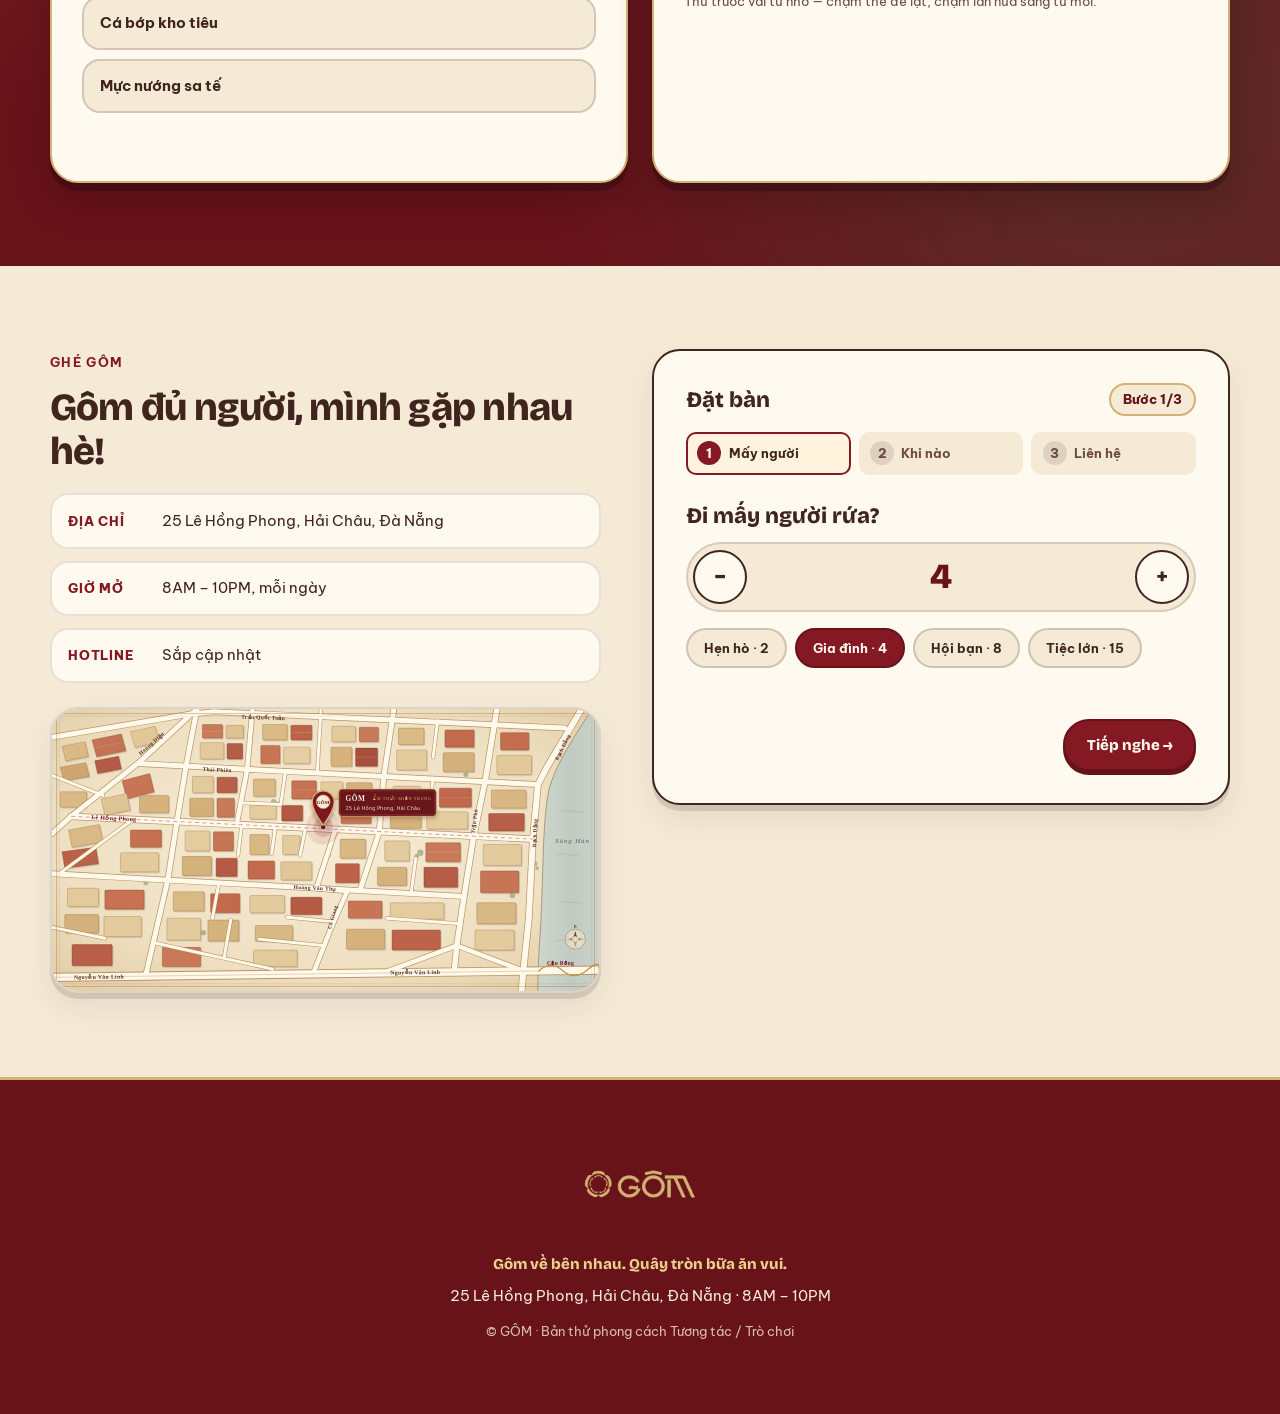
<file: 04-interactive-gamified/index.html>
<!doctype html>
<html lang="vi">
<head>
  <meta charset="utf-8">
  <meta name="viewport" content="width=device-width, initial-scale=1">
  <title>GÔM — Quay tròn bữa ăn vui · Phong cách Tương tác</title>
  <meta name="description" content="GÔM — ẩm thực miền Trung tại 25 Lê Hồng Phong, Hải Châu, Đà Nẵng. Quay mâm, đoán món, gôm về bên nhau.">
  <link rel="icon" href="../assets/gom-mark-small.webp">
  <link rel="preconnect" href="https://fonts.googleapis.com">
  <link rel="preconnect" href="https://fonts.gstatic.com" crossorigin>
  <link href="https://fonts.googleapis.com/css2?family=Bricolage+Grotesque:opsz,wght@12..96,600;12..96,800&family=Be+Vietnam+Pro:wght@400;500;600;700&display=swap" rel="stylesheet">
  <link rel="stylesheet" href="styles.css">
</head>
<body>
  <div class="cursor" aria-hidden="true"><span class="cursor__label"></span></div>

  <header class="site-header">
    <a class="brand" href="#top" aria-label="GÔM — về đầu trang">
      <img src="../assets/wordmark-header.webp" alt="GÔM" width="120" height="40">
    </a>
    <nav class="nav" aria-label="Điều hướng chính">
      <a href="#thuc-don">Thực đơn</a>
      <a href="#chuyen-gom">Chuyện GÔM</a>
      <a href="#choi-cung-gom">Chơi cùng GÔM</a>
      <a href="#ghe-gom">Ghé GÔM</a>
    </nav>
    <a class="btn btn--gold magnetic" href="#dat-ban" data-cursor="Đặt!">Đặt bàn</a>
  </header>

  <main id="top">
    <!-- HERO = GAME -->
    <section class="hero" id="boc-mam" aria-labelledby="hero-title">
      <div class="hero__copy">
        <p class="eyebrow"><span class="dot"></span> Bốc mâm ngẫu nhiên</p>
        <h1 id="hero-title" class="hero__title">Hôm nay đi mấy người, <em>ăn mâm chi hè?</em></h1>
        <p class="lead">Chọn số người, bấm quay — bàn xoay GÔM sẽ bốc cho cả nhà một mâm miền Trung vừa vặn.</p>

        <div class="control-card">
          <span class="control-card__label" id="people-label">Số người gôm lại</span>
          <div class="stepper" role="group" aria-labelledby="people-label">
            <button class="stepper__btn" type="button" data-step="-1" aria-label="Bớt một người">−</button>
            <output class="stepper__value" id="people" aria-live="polite">4</output>
            <button class="stepper__btn" type="button" data-step="1" aria-label="Thêm một người">+</button>
          </div>
          <div class="chopsticks" id="chopsticks" aria-hidden="true"></div>
          <button class="btn btn--red btn--lg magnetic" id="spin-btn" type="button" data-cursor="Quay!">
            <span class="btn__icon" aria-hidden="true">⟳</span> Quay mâm
          </button>
        </div>
      </div>

      <div class="table-wrap">
        <div class="table__pointer" aria-hidden="true">▼</div>
        <div class="table" id="table" aria-hidden="true">
          <div class="table__disc" id="disc">
            <div class="table__rim"></div>
          </div>
          <div class="table__hub">
            <img src="../assets/gom-mark-small.webp" alt="" width="80" height="80">
          </div>
        </div>
        <p class="table__hint">Kéo tay vào bàn cũng xoay được nghe!</p>
      </div>

      <div class="result" id="result" hidden aria-live="polite">
        <div class="result__head">
          <p class="eyebrow eyebrow--light">Mâm của bạn</p>
          <h2 class="result__title" id="result-title">Mâm 4 người</h2>
          <p class="result__first" id="result-first"></p>
        </div>
        <ul class="result__list" id="result-list"></ul>
        <div class="result__actions">
          <button class="btn btn--ghost magnetic" id="respin-btn" type="button">Quay lại mâm khác</button>
          <a class="btn btn--gold magnetic" id="book-with-tray" href="#dat-ban">Đặt bàn với mâm ni</a>
        </div>
      </div>
    </section>

    <!-- CHUYỆN GÔM -->
    <section class="section story" id="chuyen-gom" aria-labelledby="story-title">
      <div class="container story__grid">
        <div class="story__photo tilt" data-cursor="Gôm!">
          <img src="../assets/photos/gathering.webp" alt="Cả nhà quây quần bên mâm cơm miền Trung" loading="lazy">
          <span class="sticker sticker--green">Một tiếng gọi thân thương</span>
        </div>
        <div class="story__copy">
          <p class="eyebrow">Chuyện cái tên</p>
          <h2 class="h2" id="story-title">“Gôm” — tiếng gọi nhau về mâm cơm</h2>
          <p>Người miền Trung gọi nhau bằng tiếng <strong>“gôm”</strong> mộc mạc: có khách thì thêm đôi đũa, có món ngon thì gắp cho nhau miếng đầu tiên.</p>
          <p>GÔM là chỗ để mình <strong>gôm về bên nhau, quây tròn bữa ăn vui</strong> — món ngon đặt giữa bàn, câu chuyện nối câu chuyện.</p>
        </div>
      </div>

      <div class="container">
        <p class="flip-hint">Lật thẻ để biết GÔM giữ điều chi <span aria-hidden="true">↻</span></p>
        <div class="flips">
          <button class="flip" type="button" aria-pressed="false" data-cursor="Lật">
            <span class="flip__inner">
              <span class="flip__face flip__front flip__front--red">
                <span class="flip__word">ĐẬM</span>
                <span class="flip__sub">trong hương vị</span>
              </span>
              <span class="flip__face flip__back">
                <img src="../assets/dishes/mi-quang-phu-chiem.webp" alt="" loading="lazy">
                <span>Nước nhưn, mắm ruốc, ớt xanh — vị Quảng đậm đà như lời mời ở lại ăn thêm chén nữa.</span>
              </span>
            </span>
          </button>
          <button class="flip" type="button" aria-pressed="false" data-cursor="Lật">
            <span class="flip__inner">
              <span class="flip__face flip__front flip__front--green">
                <span class="flip__word">TƯƠI</span>
                <span class="flip__sub">trong nguyên liệu</span>
              </span>
              <span class="flip__face flip__back">
                <img src="../assets/dishes/goi-xoai-hai-san-dua-nuoc.webp" alt="" loading="lazy">
                <span>Hải sản về từ biển Đà Nẵng, rau thơm hái trong ngày — tươi rói lên mâm.</span>
              </span>
            </span>
          </button>
          <button class="flip" type="button" aria-pressed="false" data-cursor="Lật">
            <span class="flip__inner">
              <span class="flip__face flip__front flip__front--gold">
                <span class="flip__word">VUI</span>
                <span class="flip__sub">trong trải nghiệm</span>
              </span>
              <span class="flip__face flip__back">
                <img src="../assets/dishes/banh-xeo-truyen-thong.webp" alt="" loading="lazy">
                <span>Quay mâm, đoán món, cuốn bánh tráng cho nhau — ăn chi cũng vui khi đủ người.</span>
              </span>
            </span>
          </button>
        </div>
      </div>
    </section>

    <!-- THỰC ĐƠN -->
    <section class="section menu" id="thuc-don" aria-labelledby="menu-title">
      <div class="container menu__head">
        <div>
          <p class="eyebrow">Thực đơn · 44 món · 7 nhóm</p>
          <h2 class="h2" id="menu-title">Kéo qua kéo lại, ăn chi hè?</h2>
        </div>
        <div class="strip-nav">
          <button class="round-btn magnetic" type="button" id="strip-prev" aria-label="Món trước">←</button>
          <button class="round-btn magnetic" type="button" id="strip-next" aria-label="Món sau">→</button>
        </div>
      </div>
      <div class="container">
        <div class="chips" id="menu-chips" role="tablist" aria-label="Lọc theo nhóm món"></div>
      </div>
      <div class="strip" id="strip" tabindex="0" aria-label="Danh sách món, kéo ngang để xem" data-cursor="Kéo"></div>
      <p class="container strip-count" id="strip-count" aria-live="polite"></p>
    </section>

    <!-- CHƠI CÙNG GÔM -->
    <section class="section play" id="choi-cung-gom" aria-labelledby="play-title">
      <div class="container">
        <p class="eyebrow eyebrow--light">Chơi cùng GÔM</p>
        <h2 class="h2 h2--light" id="play-title">Chờ món thì mình chơi chút hè!</h2>
      </div>
      <div class="container play__grid">
        <div class="quiz" id="quiz">
          <div class="quiz__top">
            <h3 class="h3">Đoán món</h3>
            <div class="quiz__score"><span>Điểm</span> <strong id="quiz-score">0</strong>/<span id="quiz-total">5</span></div>
          </div>
          <div class="quiz__progress" aria-hidden="true"><span id="quiz-bar"></span></div>
          <div class="quiz__stage">
            <img id="quiz-img" src="../assets/dishes/cao-lau-hoi-an.webp" alt="Món ăn bí ẩn" width="260" height="260">
          </div>
          <p class="quiz__q" id="quiz-q">Món ni là món chi?</p>
          <div class="quiz__choices" id="quiz-choices"></div>
          <p class="quiz__feedback" id="quiz-feedback" aria-live="polite"></p>
          <button class="btn btn--gold magnetic" id="quiz-next" type="button" hidden>Câu tiếp</button>
        </div>

        <div class="dino">
          <div class="dino__top">
            <h3 class="h3">Dino nói từ</h3>
            <span class="badge">Sắp ra mắt</span>
          </div>
          <p>Mini-game giọng Quảng Nam: Dino chạy, ớt rượt — chạm đúng nghĩa từ địa phương để ghi điểm.</p>
          <div class="runner" aria-hidden="true">
            <img class="runner__dino" src="../assets/dino-card.webp" alt="">
            <img class="runner__chili" src="../assets/chili-card.webp" alt="">
            <div class="runner__ground"></div>
          </div>
          <button class="word-card" id="word-card" type="button" data-cursor="Lật">
            <span class="word-card__word" id="word-word">Mô</span>
            <span class="word-card__mean" id="word-mean">Chạm để nghe Dino giải nghĩa</span>
          </button>
          <p class="dino__note">Thử trước vài từ nhỏ — chạm thẻ để lật, chạm lần nữa sang từ mới.</p>
        </div>
      </div>
    </section>

    <!-- GHÉ GÔM + ĐẶT BÀN -->
    <section class="section visit" id="ghe-gom" aria-labelledby="visit-title">
      <div class="container visit__grid">
        <div class="visit__info">
          <p class="eyebrow">Ghé GÔM</p>
          <h2 class="h2" id="visit-title">Gôm đủ người, mình gặp nhau hè!</h2>
          <ul class="facts">
            <li><span class="facts__k">Địa chỉ</span><span>25 Lê Hồng Phong, Hải Châu, Đà Nẵng</span></li>
            <li><span class="facts__k">Giờ mở</span><span>8AM – 10PM, mỗi ngày</span></li>
            <li><span class="facts__k">Hotline</span><span>Sắp cập nhật</span></li>
          </ul>
          <div class="map tilt">
            <img src="../assets/gom-map-danang.svg" alt="Bản đồ minh họa vị trí GÔM tại Hải Châu, Đà Nẵng" loading="lazy">
          </div>
        </div>

        <div class="booking" id="dat-ban">
          <div class="booking__head">
            <h3 class="h3">Đặt bàn</h3>
            <span class="booking__stepno" id="step-label">Bước 1/3</span>
          </div>
          <ol class="progress" aria-hidden="true">
            <li class="is-active"><span>1</span>Mấy người</li>
            <li><span>2</span>Khi nào</li>
            <li><span>3</span>Liên hệ</li>
          </ol>

          <form id="booking-form" novalidate>
            <fieldset class="step is-active" data-step="1">
              <legend class="step__q">Đi mấy người rứa?</legend>
              <div class="stepper stepper--big" role="group" aria-label="Số khách">
                <button class="stepper__btn" type="button" data-bstep="-1" aria-label="Bớt một khách">−</button>
                <output class="stepper__value" id="b-people" aria-live="polite">4</output>
                <button class="stepper__btn" type="button" data-bstep="1" aria-label="Thêm một khách">+</button>
              </div>
              <div class="quick-chips">
                <button type="button" class="chip" data-quick="2">Hẹn hò · 2</button>
                <button type="button" class="chip" data-quick="4">Gia đình · 4</button>
                <button type="button" class="chip" data-quick="8">Hội bạn · 8</button>
                <button type="button" class="chip" data-quick="15">Tiệc lớn · 15</button>
              </div>
            </fieldset>

            <fieldset class="step" data-step="2">
              <legend class="step__q">Bữa mô, giờ mô?</legend>
              <label class="field">
                <span>Ngày</span>
                <input type="date" id="b-date" required>
              </label>
              <span class="field__label">Giờ</span>
              <div class="time-grid" id="time-grid" role="radiogroup" aria-label="Chọn giờ"></div>
            </fieldset>

            <fieldset class="step" data-step="3">
              <legend class="step__q">Gọi ai khi bàn sẵn?</legend>
              <label class="field">
                <span>Tên của bạn</span>
                <input type="text" id="b-name" autocomplete="name" placeholder="Ví dụ: Chị Hoa" required>
              </label>
              <label class="field">
                <span>Số điện thoại</span>
                <input type="tel" id="b-phone" autocomplete="tel" inputmode="tel" placeholder="09xx xxx xxx" required>
              </label>
              <label class="field">
                <span>Ghi chú (không bắt buộc)</span>
                <textarea id="b-note" rows="2" placeholder="Sinh nhật, ghế em bé, mâm đã quay..."></textarea>
              </label>
            </fieldset>

            <p class="form-error" id="form-error" aria-live="assertive"></p>

            <div class="booking__actions">
              <button class="btn btn--ghost-dark" type="button" id="b-back" hidden>← Quay lại</button>
              <button class="btn btn--red magnetic" type="button" id="b-next">Tiếp nghe →</button>
            </div>
          </form>

          <div class="confirm" id="confirm" hidden>
            <div class="confirm__burst" aria-hidden="true"></div>
            <img src="../assets/rooster-card.webp" alt="" width="110" height="110">
            <h4 class="h3">Xong rồi nghe!</h4>
            <p id="confirm-text"></p>
            <p class="confirm__small">Đây là bản thử — GÔM chưa nhận đặt bàn trực tuyến thật.</p>
            <button class="btn btn--ghost-dark" type="button" id="b-reset">Đặt bàn khác</button>
          </div>
        </div>
      </div>
    </section>
  </main>

  <footer class="footer">
    <div class="container footer__grid">
      <img src="../assets/wordmark-header.webp" alt="GÔM" width="120" height="40">
      <p class="footer__slogan">Gôm về bên nhau. Quây tròn bữa ăn vui.</p>
      <p>25 Lê Hồng Phong, Hải Châu, Đà Nẵng · 8AM – 10PM</p>
      <p class="footer__small">© GÔM · Bản thử phong cách Tương tác / Trò chơi</p>
    </div>
  </footer>

  <a class="back-link" href="../index.html">← Các phong cách</a>
  <div class="toast" id="toast" role="status" aria-live="polite"></div>

  <script src="app.js"></script>
</body>
</html>
</file>
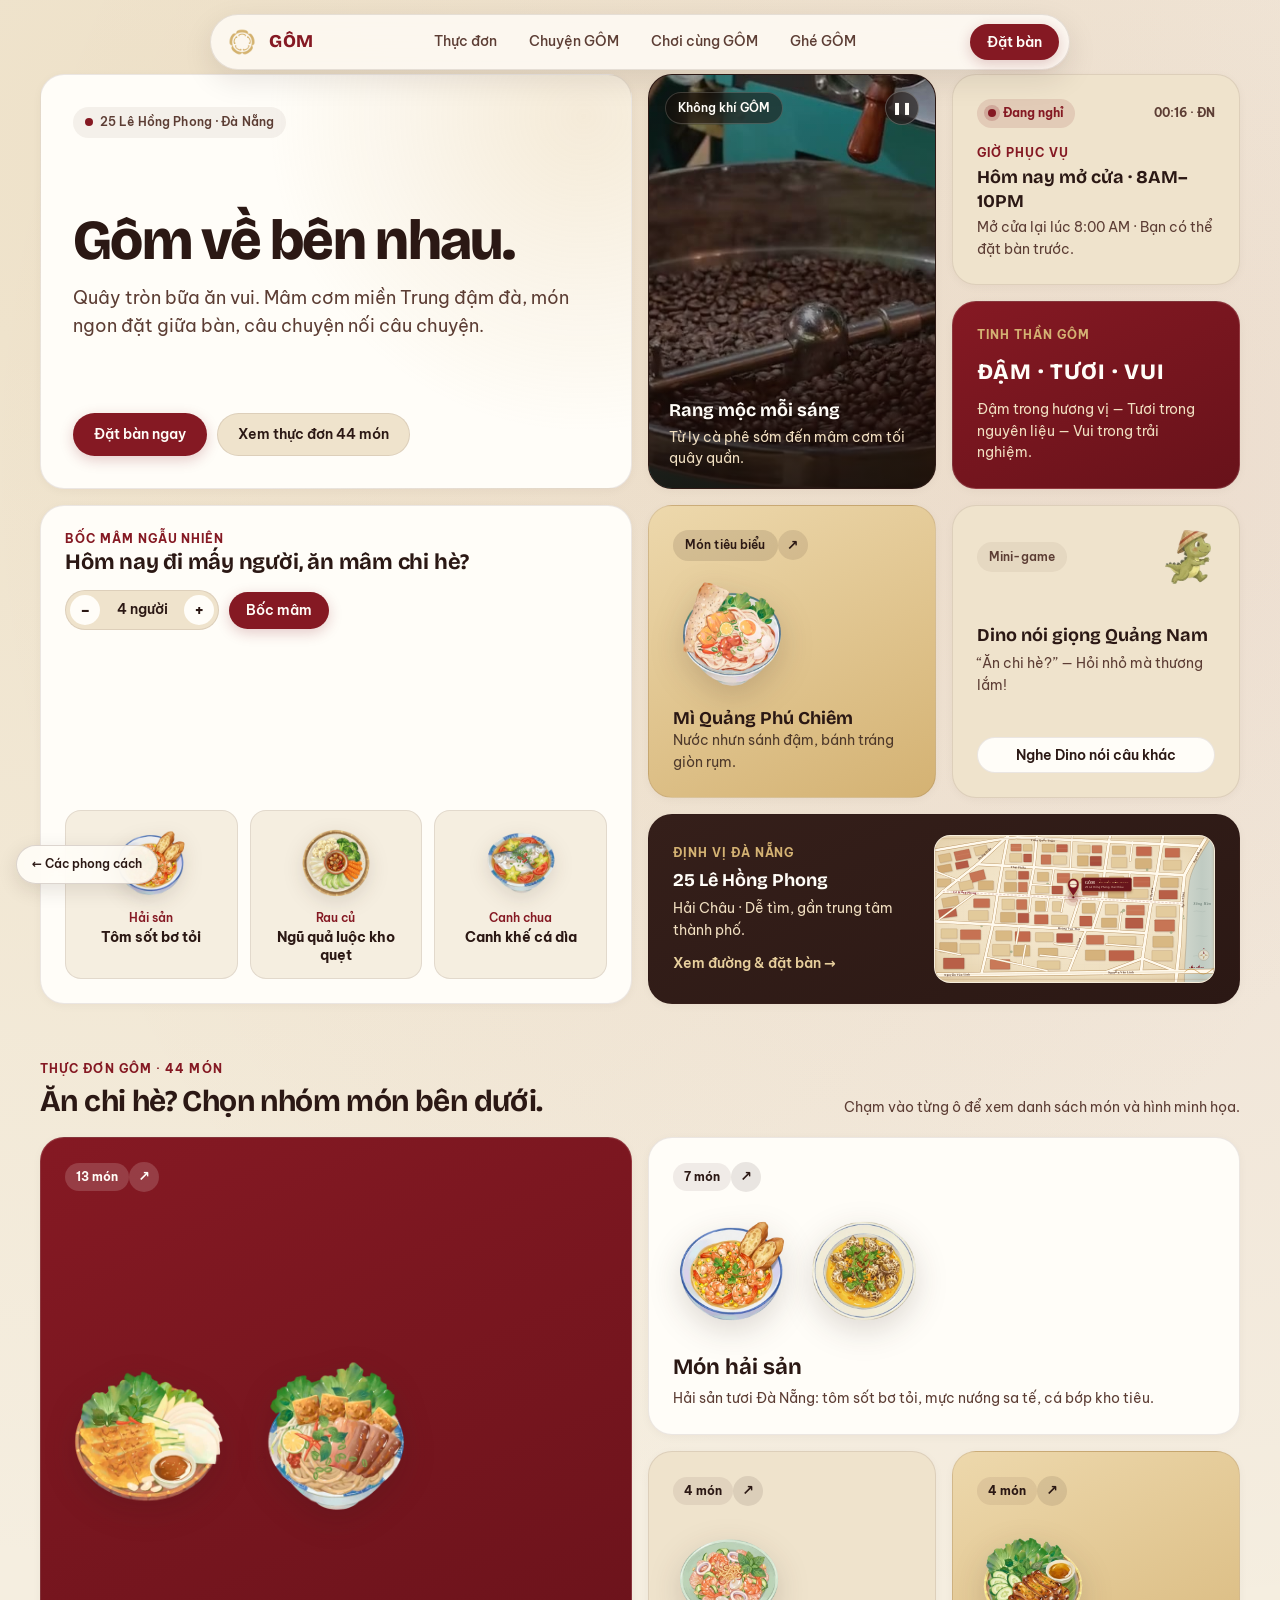
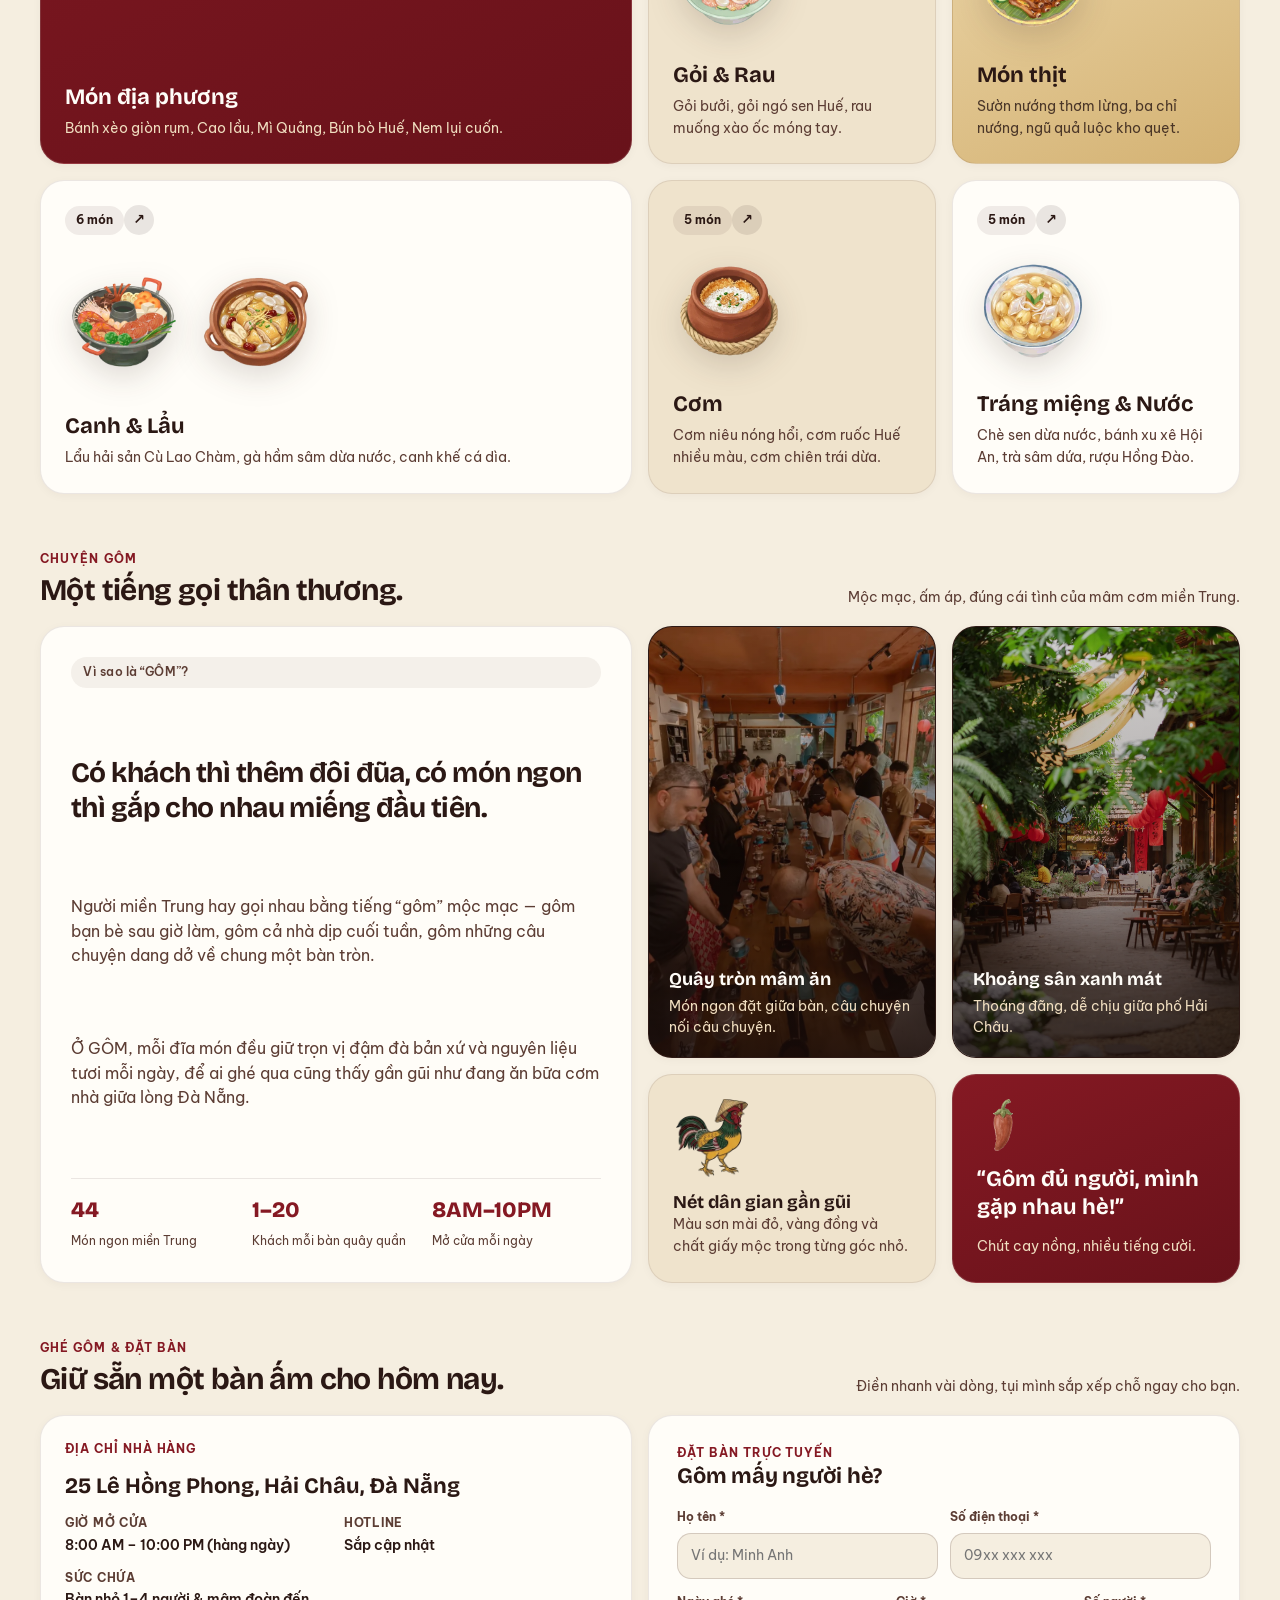
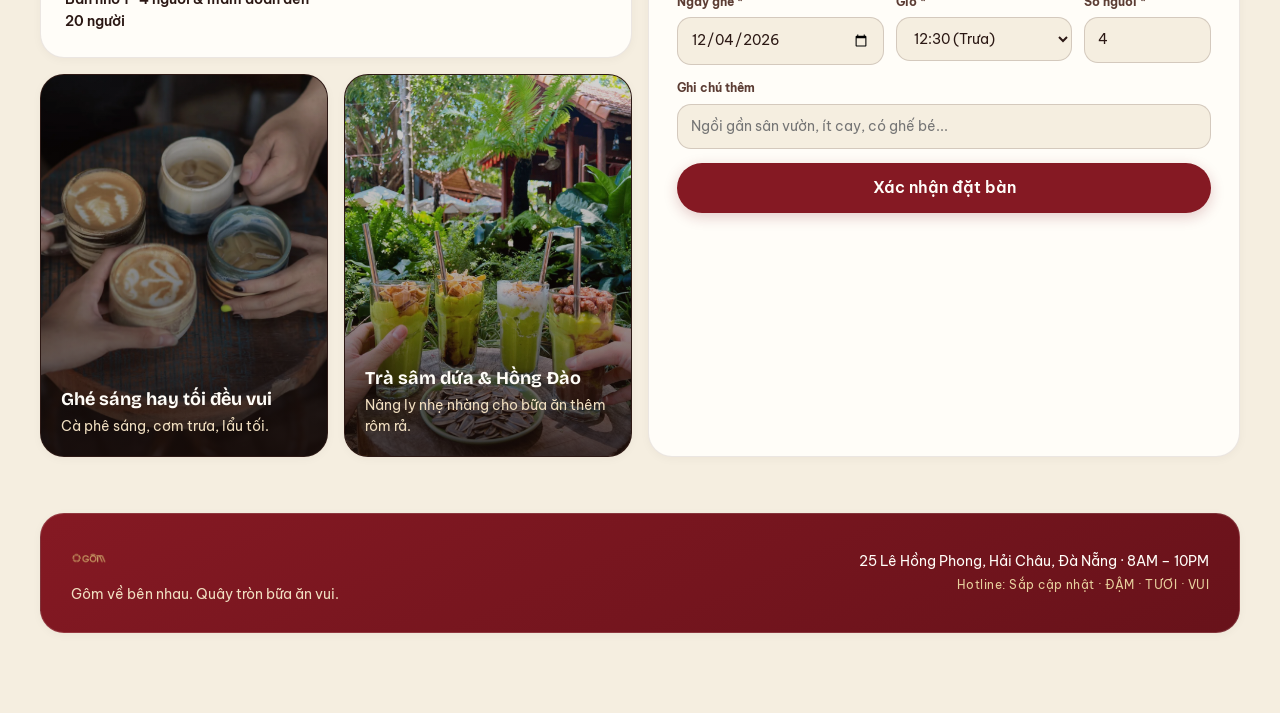
<file: 05-bento-grid/index.html>
<!DOCTYPE html>
<html lang="vi">
<head>
  <meta charset="UTF-8" />
  <meta name="viewport" content="width=device-width, initial-scale=1.0" />
  <title>GÔM — Gôm về bên nhau · Ẩm thực miền Trung Đà Nẵng</title>
  <meta name="description" content="Nhà hàng ẩm thực miền Trung GÔM tại 25 Lê Hồng Phong, Hải Châu, Đà Nẵng. Đậm trong hương vị — Tươi trong nguyên liệu — Vui trong trải nghiệm." />
  <link rel="preconnect" href="https://fonts.googleapis.com" />
  <link rel="preconnect" href="https://fonts.gstatic.com" crossorigin />
  <link href="https://fonts.googleapis.com/css2?family=Be+Vietnam+Pro:ital,wght@0,400;0,500;0,600;0,700;1,400&family=Bricolage+Grotesque:opsz,wght@12..96,600;12..96,700;12..96,800&display=swap" rel="stylesheet" />
  <link rel="stylesheet" href="styles.css" />
</head>
<body>
  <!-- Floating Pill Navbar -->
  <header class="nav-shell">
    <nav class="pill-nav" aria-label="Điều hướng chính">
      <a href="#top" class="nav-brand" aria-label="GÔM — Trang chủ">
        <img src="../assets/gom-mark-small.webp" alt="" width="32" height="32" class="nav-mark" />
        <span class="nav-brand-name">GÔM</span>
      </a>

      <ul class="nav-links" id="nav-links">
        <li><a href="#thuc-don">Thực đơn</a></li>
        <li><a href="#chuyen-gom">Chuyện GÔM</a></li>
        <li><a href="#choi-cung-gom">Chơi cùng GÔM</a></li>
        <li><a href="#ghe-gom">Ghé GÔM</a></li>
      </ul>

      <div class="nav-actions">
        <a href="#ghe-gom" class="btn btn-primary btn-sm">Đặt bàn</a>
        <button
          type="button"
          class="nav-toggle"
          id="nav-toggle"
          aria-expanded="false"
          aria-controls="mobile-drawer"
          aria-label="Mở menu điều hướng"
        >
          <span></span>
          <span></span>
        </button>
      </div>
    </nav>

    <div class="mobile-drawer" id="mobile-drawer" hidden>
      <a href="#thuc-don">Thực đơn</a>
      <a href="#chuyen-gom">Chuyện GÔM</a>
      <a href="#choi-cung-gom">Chơi cùng GÔM</a>
      <a href="#ghe-gom">Ghé GÔM</a>
      <a href="#ghe-gom" class="btn btn-primary">Đặt bàn ngay</a>
    </div>
  </header>

  <main id="top" class="page-container">
    <!-- SECTION 1: HERO BENTO -->
    <section class="bento-section" aria-label="Giới thiệu GÔM">
      <div class="bento-grid hero-bento">
        <!-- Big Hero Tile -->
        <article class="tile tile-cream hero-tile">
          <div class="hero-top">
            <span class="pill-tag">
              <span class="dot dot-red" aria-hidden="true"></span>
              25 Lê Hồng Phong · Đà Nẵng
            </span>
          </div>

          <div class="hero-copy">
            <h1>Gôm về bên nhau.</h1>
            <p class="hero-lead">
              Quây tròn bữa ăn vui. Mâm cơm miền Trung đậm đà, món ngon đặt giữa bàn, câu chuyện nối câu chuyện.
            </p>
          </div>

          <div class="hero-cta">
            <a href="#ghe-gom" class="btn btn-primary">Đặt bàn ngay</a>
            <a href="#thuc-don" class="btn btn-secondary">Xem thực đơn 44 món</a>
          </div>
        </article>

        <!-- Tall Video Tile -->
        <article class="tile tile-media video-tile">
          <video
            id="hero-video"
            class="tile-video"
            src="../assets/photos/coffee-roasting.mp4"
            poster="../assets/photos/coffee-roasting-poster.jpg"
            muted
            autoplay
            loop
            playsinline
            preload="metadata"
          ></video>
          <div class="media-scrim" aria-hidden="true"></div>
          <div class="media-top">
            <span class="glass-badge">Không khí GÔM</span>
            <button
              type="button"
              class="icon-pill"
              id="video-toggle"
              aria-label="Tạm dừng video"
              aria-pressed="false"
            >
              <span id="video-toggle-icon" aria-hidden="true">❚❚</span>
            </button>
          </div>
          <div class="media-bottom">
            <p class="media-title">Rang mộc mỗi sáng</p>
            <p class="media-sub">Từ ly cà phê sớm đến mâm cơm tối quây quần.</p>
          </div>
        </article>

        <!-- Live Open/Closed Hours Tile -->
        <article class="tile tile-parchment hours-tile">
          <div class="hours-header">
            <span class="status-pill" id="open-status-pill" data-state="open">
              <span class="status-dot" aria-hidden="true"></span>
              <span id="open-status-text">Đang mở cửa</span>
            </span>
            <span class="clock-text" id="danang-clock" aria-label="Giờ hiện tại ở Đà Nẵng">--:--</span>
          </div>
          <div class="hours-body">
            <p class="tile-kicker">Giờ phục vụ</p>
            <h2 class="tile-title-sm">Hôm nay mở cửa · 8AM–10PM</h2>
            <p class="tile-muted" id="open-status-sub">Đón khách suốt tuần tại Hải Châu.</p>
          </div>
        </article>

        <!-- Spirit Tile -->
        <article class="tile tile-lacquer spirit-tile">
          <p class="tile-kicker kicker-gold">Tinh thần GÔM</p>
          <h2 class="spirit-words">ĐẬM · TƯƠI · VUI</h2>
          <p class="spirit-desc">
            Đậm trong hương vị — Tươi trong nguyên liệu — Vui trong trải nghiệm.
          </p>
        </article>

        <!-- Mini Bốc Mâm Tile -->
        <article class="tile tile-cream bocmam-tile" id="choi-cung-gom">
          <div class="bocmam-head">
            <div>
              <p class="tile-kicker">Bốc mâm ngẫu nhiên</p>
              <h2 class="tile-title">Hôm nay đi mấy người, ăn mâm chi hè?</h2>
            </div>
            <div class="bocmam-controls">
              <div class="stepper" role="group" aria-label="Chọn số người ăn">
                <button type="button" class="stepper-btn" id="guests-minus" aria-label="Giảm số người">−</button>
                <span class="stepper-value" id="guests-count" aria-live="polite">4 người</span>
                <button type="button" class="stepper-btn" id="guests-plus" aria-label="Tăng số người">+</button>
              </div>
              <button type="button" class="btn btn-primary btn-sm" id="bocmam-btn">
                Bốc mâm
              </button>
            </div>
          </div>

          <div class="bocmam-results" id="bocmam-results" aria-live="polite">
            <!-- Populated by JS -->
          </div>
        </article>

        <!-- Signature Dish Tile -->
        <button
          type="button"
          class="tile tile-gold signature-tile"
          data-open-category="local"
          aria-label="Xem Mì Quảng Phú Chiêm trong nhóm Món địa phương"
        >
          <div class="signature-head">
            <span class="pill-tag pill-tag-dark">Món tiêu biểu</span>
            <span class="tile-arrow" aria-hidden="true">↗</span>
          </div>
          <div class="signature-art">
            <img
              src="../assets/dishes/mi-quang-phu-chiem.webp"
              alt="Mì Quảng Phú Chiêm"
              loading="lazy"
            />
          </div>
          <div class="signature-foot">
            <h2 class="tile-title-sm">Mì Quảng Phú Chiêm</h2>
            <p class="tile-muted-dark">Nước nhưn sánh đậm, bánh tráng giòn rụm.</p>
          </div>
        </button>

        <!-- Dino Game Teaser Tile -->
        <article class="tile tile-parchment dino-tile">
          <div class="dino-head">
            <span class="pill-tag">Mini-game</span>
            <img src="../assets/dino-card.webp" alt="Chú khủng long Dino của GÔM" class="dino-thumb" loading="lazy" />
          </div>
          <div class="dino-body">
            <h2 class="tile-title-sm">Dino nói giọng Quảng Nam</h2>
            <p class="dino-quote" id="dino-quote">“Ăn chi hè?” — Hỏi nhỏ mà thương lắm!</p>
          </div>
          <button type="button" class="btn btn-secondary btn-sm dino-btn" id="dino-btn">
            Nghe Dino nói câu khác
          </button>
        </article>

        <!-- Map Tile -->
        <a href="#ghe-gom" class="tile tile-ink map-tile" aria-label="Xem bản đồ và địa chỉ GÔM tại 25 Lê Hồng Phong, Đà Nẵng">
          <div class="map-info">
            <p class="tile-kicker kicker-gold">Định vị Đà Nẵng</p>
            <h2 class="tile-title-sm">25 Lê Hồng Phong</h2>
            <p class="map-sub">Hải Châu · Dễ tìm, gần trung tâm thành phố.</p>
            <span class="map-link">Xem đường &amp; đặt bàn →</span>
          </div>
          <div class="map-art">
            <img src="../assets/gom-map-danang.svg" alt="Bản đồ minh họa vị trí nhà hàng GÔM tại Đà Nẵng" loading="lazy" />
          </div>
        </a>
      </div>
    </section>

    <!-- SECTION 2: MENU BENTO -->
    <section class="bento-section" id="thuc-don" aria-labelledby="menu-heading">
      <div class="section-header">
        <div>
          <p class="section-kicker">Thực đơn GÔM · 44 món</p>
          <h2 id="menu-heading" class="section-title">Ăn chi hè? Chọn nhóm món bên dưới.</h2>
        </div>
        <p class="section-note">Chạm vào từng ô để xem danh sách món và hình minh họa.</p>
      </div>

      <div class="bento-grid menu-bento">
        <button type="button" class="tile tile-lacquer menu-tile menu-local" data-open-category="local">
          <div class="menu-tile-top">
            <span class="menu-count">13 món</span>
            <span class="tile-arrow" aria-hidden="true">↗</span>
          </div>
          <div class="menu-tile-art menu-art-lg">
            <img src="../assets/dishes/banh-xeo-truyen-thong.webp" alt="Bánh xèo truyền thống" loading="lazy" />
            <img src="../assets/dishes/cao-lau-hoi-an.webp" alt="Cao lầu Hội An" loading="lazy" class="art-secondary" />
          </div>
          <div class="menu-tile-foot">
            <h3>Món địa phương</h3>
            <p>Bánh xèo giòn rụm, Cao lầu, Mì Quảng, Bún bò Huế, Nem lụi cuốn.</p>
          </div>
        </button>

        <button type="button" class="tile tile-cream menu-tile menu-seafood" data-open-category="seafood">
          <div class="menu-tile-top">
            <span class="menu-count">7 món</span>
            <span class="tile-arrow" aria-hidden="true">↗</span>
          </div>
          <div class="menu-tile-art menu-art-pair">
            <img src="../assets/dishes/tom-sot-bo-toi.webp" alt="Tôm sốt bơ tỏi" loading="lazy" />
            <img src="../assets/dishes/oc-huong-sot-trung-muoi.webp" alt="Ốc hương sốt trứng muối" loading="lazy" />
          </div>
          <div class="menu-tile-foot">
            <h3>Món hải sản</h3>
            <p>Hải sản tươi Đà Nẵng: tôm sốt bơ tỏi, mực nướng sa tế, cá bớp kho tiêu.</p>
          </div>
        </button>

        <button type="button" class="tile tile-parchment menu-tile menu-salad" data-open-category="salad">
          <div class="menu-tile-top">
            <span class="menu-count">4 món</span>
            <span class="tile-arrow" aria-hidden="true">↗</span>
          </div>
          <div class="menu-tile-art">
            <img src="../assets/dishes/goi-buoi-tom-muc-dua-nuoc.webp" alt="Gỏi bưởi tôm mực dừa nước" loading="lazy" />
          </div>
          <div class="menu-tile-foot">
            <h3>Gỏi &amp; Rau</h3>
            <p>Gỏi bưởi, gỏi ngó sen Huế, rau muống xào ốc móng tay.</p>
          </div>
        </button>

        <button type="button" class="tile tile-gold menu-tile menu-meat" data-open-category="meat">
          <div class="menu-tile-top">
            <span class="menu-count">4 món</span>
            <span class="tile-arrow" aria-hidden="true">↗</span>
          </div>
          <div class="menu-tile-art">
            <img src="../assets/dishes/suon-heo-nuong.webp" alt="Sườn heo nướng" loading="lazy" />
          </div>
          <div class="menu-tile-foot">
            <h3>Món thịt</h3>
            <p>Sườn nướng thơm lừng, ba chỉ nướng, ngũ quả luộc kho quẹt.</p>
          </div>
        </button>

        <button type="button" class="tile tile-cream menu-tile menu-soup" data-open-category="soup">
          <div class="menu-tile-top">
            <span class="menu-count">6 món</span>
            <span class="tile-arrow" aria-hidden="true">↗</span>
          </div>
          <div class="menu-tile-art menu-art-pair">
            <img src="../assets/dishes/lau-hai-san-cu-lao-cham.webp" alt="Lẩu hải sản Cù Lao Chàm" loading="lazy" />
            <img src="../assets/dishes/ga-ham-sam-dua-nuoc.webp" alt="Gà hầm sâm dừa nước" loading="lazy" />
          </div>
          <div class="menu-tile-foot">
            <h3>Canh &amp; Lẩu</h3>
            <p>Lẩu hải sản Cù Lao Chàm, gà hầm sâm dừa nước, canh khế cá dìa.</p>
          </div>
        </button>

        <button type="button" class="tile tile-parchment menu-tile menu-rice" data-open-category="rice">
          <div class="menu-tile-top">
            <span class="menu-count">5 món</span>
            <span class="tile-arrow" aria-hidden="true">↗</span>
          </div>
          <div class="menu-tile-art">
            <img src="../assets/dishes/com-nieu.webp" alt="Cơm niêu" loading="lazy" />
          </div>
          <div class="menu-tile-foot">
            <h3>Cơm</h3>
            <p>Cơm niêu nóng hổi, cơm ruốc Huế nhiều màu, cơm chiên trái dừa.</p>
          </div>
        </button>

        <button type="button" class="tile tile-cream menu-tile menu-dessert" data-open-category="dessert">
          <div class="menu-tile-top">
            <span class="menu-count">5 món</span>
            <span class="tile-arrow" aria-hidden="true">↗</span>
          </div>
          <div class="menu-tile-art">
            <img src="../assets/dishes/che-sen-dua-nuoc.webp" alt="Chè sen dừa nước" loading="lazy" />
          </div>
          <div class="menu-tile-foot">
            <h3>Tráng miệng &amp; Nước</h3>
            <p>Chè sen dừa nước, bánh xu xê Hội An, trà sâm dứa, rượu Hồng Đào.</p>
          </div>
        </button>
      </div>
    </section>

    <!-- SECTION 3: STORY BENTO -->
    <section class="bento-section" id="chuyen-gom" aria-labelledby="story-heading">
      <div class="section-header">
        <div>
          <p class="section-kicker">Chuyện GÔM</p>
          <h2 id="story-heading" class="section-title">Một tiếng gọi thân thương.</h2>
        </div>
        <p class="section-note">Mộc mạc, ấm áp, đúng cái tình của mâm cơm miền Trung.</p>
      </div>

      <div class="bento-grid story-bento">
        <article class="tile tile-cream story-main">
          <span class="pill-tag">Vì sao là “GÔM”?</span>
          <h3 class="story-lead-title">
            Có khách thì thêm đôi đũa, có món ngon thì gắp cho nhau miếng đầu tiên.
          </h3>
          <p class="story-copy">
            Người miền Trung hay gọi nhau bằng tiếng “gôm” mộc mạc — gôm bạn bè sau giờ làm, gôm cả nhà dịp cuối tuần, gôm những câu chuyện dang dở về chung một bàn tròn.
          </p>
          <p class="story-copy">
            Ở GÔM, mỗi đĩa món đều giữ trọn vị đậm đà bản xứ và nguyên liệu tươi mỗi ngày, để ai ghé qua cũng thấy gần gũi như đang ăn bữa cơm nhà giữa lòng Đà Nẵng.
          </p>
          <div class="story-metrics">
            <div class="metric">
              <strong>44</strong>
              <span>Món ngon miền Trung</span>
            </div>
            <div class="metric">
              <strong>1–20</strong>
              <span>Khách mỗi bàn quây quần</span>
            </div>
            <div class="metric">
              <strong>8AM–10PM</strong>
              <span>Mở cửa mỗi ngày</span>
            </div>
          </div>
        </article>

        <article class="tile tile-media story-gathering">
          <img src="../assets/photos/gathering.webp" alt="Mâm ăn quây quần tại GÔM" loading="lazy" />
          <div class="media-scrim" aria-hidden="true"></div>
          <div class="media-bottom">
            <p class="media-title">Quây tròn mâm ăn</p>
            <p class="media-sub">Món ngon đặt giữa bàn, câu chuyện nối câu chuyện.</p>
          </div>
        </article>

        <article class="tile tile-media story-garden">
          <img src="../assets/photos/garden.webp" alt="Lối đi sân vườn xanh mát tại GÔM" loading="lazy" />
          <div class="media-scrim" aria-hidden="true"></div>
          <div class="media-bottom">
            <p class="media-title">Khoảng sân xanh mát</p>
            <p class="media-sub">Thoáng đãng, dễ chịu giữa phố Hải Châu.</p>
          </div>
        </article>

        <article class="tile tile-parchment story-rooster">
          <img src="../assets/rooster-card.webp" alt="Tranh gà dân gian của GÔM" class="card-illus" loading="lazy" />
          <div>
            <h3 class="tile-title-sm">Nét dân gian gần gũi</h3>
            <p class="tile-muted">Màu sơn mài đỏ, vàng đồng và chất giấy mộc trong từng góc nhỏ.</p>
          </div>
        </article>

        <article class="tile tile-lacquer story-quote">
          <img src="../assets/chili-card.webp" alt="Họa tiết trái ớt miền Trung" class="chili-illus" loading="lazy" />
          <blockquote>“Gôm đủ người, mình gặp nhau hè!”</blockquote>
          <p class="quote-sub">Chút cay nồng, nhiều tiếng cười.</p>
        </article>
      </div>
    </section>

    <!-- SECTION 4: CONTACT & BOOKING BENTO -->
    <section class="bento-section" id="ghe-gom" aria-labelledby="visit-heading">
      <div class="section-header">
        <div>
          <p class="section-kicker">Ghé GÔM &amp; Đặt bàn</p>
          <h2 id="visit-heading" class="section-title">Giữ sẵn một bàn ấm cho hôm nay.</h2>
        </div>
        <p class="section-note">Điền nhanh vài dòng, tụi mình sắp xếp chỗ ngay cho bạn.</p>
      </div>

      <div class="bento-grid visit-bento">
        <!-- Address & Contact Tile -->
        <article class="tile tile-cream visit-info">
          <p class="tile-kicker">Địa chỉ nhà hàng</p>
          <h3 class="visit-address">25 Lê Hồng Phong, Hải Châu, Đà Nẵng</h3>
          <dl class="visit-details">
            <div>
              <dt>Giờ mở cửa</dt>
              <dd>8:00 AM – 10:00 PM (hàng ngày)</dd>
            </div>
            <div>
              <dt>Hotline</dt>
              <dd>Sắp cập nhật</dd>
            </div>
            <div>
              <dt>Sức chứa</dt>
              <dd>Bàn nhỏ 1–4 người &amp; mâm đoàn đến 20 người</dd>
            </div>
          </dl>
        </article>

        <!-- Drinks Photo Tile -->
        <article class="tile tile-media visit-drinks">
          <img src="../assets/photos/coffee-together.webp" alt="Cà phê và thức uống tại GÔM" loading="lazy" />
          <div class="media-scrim" aria-hidden="true"></div>
          <div class="media-bottom">
            <p class="media-title">Ghé sáng hay tối đều vui</p>
            <p class="media-sub">Cà phê sáng, cơm trưa, lẩu tối.</p>
          </div>
        </article>

        <!-- Atmosphere Photo Tile -->
        <article class="tile tile-media visit-space">
          <img src="../assets/photos/drinks.webp" alt="Thức uống mát lành tại GÔM" loading="lazy" />
          <div class="media-scrim" aria-hidden="true"></div>
          <div class="media-bottom">
            <p class="media-title">Trà sâm dứa &amp; Hồng Đào</p>
            <p class="media-sub">Nâng ly nhẹ nhàng cho bữa ăn thêm rôm rả.</p>
          </div>
        </article>

        <!-- Booking Form Tile -->
        <article class="tile tile-cream visit-booking">
          <div id="booking-form-wrap">
            <div class="booking-head">
              <p class="tile-kicker">Đặt bàn trực tuyến</p>
              <h3 class="tile-title">Gôm mấy người hè?</h3>
            </div>

            <form id="booking-form" class="booking-form" novalidate>
              <div class="form-row">
                <label class="field">
                  <span>Họ tên *</span>
                  <input type="text" name="name" id="bf-name" placeholder="Ví dụ: Minh Anh" required autocomplete="name" />
                </label>
                <label class="field">
                  <span>Số điện thoại *</span>
                  <input type="tel" name="phone" id="bf-phone" placeholder="09xx xxx xxx" required autocomplete="tel" />
                </label>
              </div>

              <div class="form-row form-row-3">
                <label class="field">
                  <span>Ngày ghé *</span>
                  <input type="date" name="date" id="bf-date" required />
                </label>
                <label class="field">
                  <span>Giờ *</span>
                  <select name="time" id="bf-time" required>
                    <option value="08:30">08:30 (Sáng)</option>
                    <option value="11:30">11:30 (Trưa)</option>
                    <option value="12:30" selected>12:30 (Trưa)</option>
                    <option value="17:30">17:30 (Chiều)</option>
                    <option value="18:30">18:30 (Tối)</option>
                    <option value="19:30">19:30 (Tối)</option>
                    <option value="20:30">20:30 (Tối)</option>
                  </select>
                </label>
                <label class="field">
                  <span>Số người *</span>
                  <input type="number" name="guests" id="bf-guests" min="1" max="20" value="4" required />
                </label>
              </div>

              <label class="field">
                <span>Ghi chú thêm</span>
                <input type="text" name="note" id="bf-note" placeholder="Ngồi gần sân vườn, ít cay, có ghế bé..." />
              </label>

              <p class="form-error" id="booking-error" role="alert" hidden></p>

              <button type="submit" class="btn btn-primary btn-full">
                Xác nhận đặt bàn
              </button>
            </form>
          </div>

          <div id="booking-confirm" class="booking-confirm" hidden aria-live="polite">
            <span class="confirm-badge">✓ Đã ghi nhận bàn</span>
            <h3 class="tile-title">Hẹn gặp bạn ở GÔM hè!</h3>
            <p class="confirm-summary" id="confirm-summary"></p>
            <div class="confirm-code-box">
              <span>Mã giữ chỗ</span>
              <strong id="confirm-code">GOM-0000</strong>
            </div>
            <p class="tile-muted">
              25 Lê Hồng Phong, Hải Châu, Đà Nẵng · Mở cửa 8AM – 10PM.
            </p>
            <button type="button" class="btn btn-secondary" id="booking-reset">
              Đặt thêm bàn khác
            </button>
          </div>
        </article>
      </div>
    </section>
  </main>

  <!-- FOOTER -->
  <footer class="page-container footer-wrap">
    <div class="tile tile-lacquer footer-tile">
      <div class="footer-brand">
        <img src="../assets/wordmark-header.webp" alt="GÔM" class="footer-wordmark" />
        <p class="footer-tagline">Gôm về bên nhau. Quây tròn bữa ăn vui.</p>
      </div>
      <div class="footer-meta">
        <p>25 Lê Hồng Phong, Hải Châu, Đà Nẵng · 8AM – 10PM</p>
        <p class="footer-sub">Hotline: Sắp cập nhật · ĐẬM · TƯƠI · VUI</p>
      </div>
    </div>
  </footer>

  <!-- Fixed Back Link -->
  <a href="../index.html" class="back-styles-pill">← Các phong cách</a>

  <!-- Menu Category Dialog -->
  <dialog id="menu-dialog" class="menu-dialog" aria-labelledby="dialog-title">
    <div class="dialog-shell">
      <header class="dialog-header">
        <div>
          <p class="tile-kicker" id="dialog-count">Nhóm món</p>
          <h2 id="dialog-title" class="dialog-title">Thực đơn GÔM</h2>
          <p id="dialog-desc" class="dialog-desc"></p>
        </div>
        <button type="button" class="dialog-close" id="dialog-close" aria-label="Đóng hộp thoại">✕</button>
      </header>
      <div class="dialog-grid" id="dialog-dishes"></div>
      <footer class="dialog-footer">
        <a href="#ghe-gom" class="btn btn-primary btn-sm" id="dialog-book-link">Đặt bàn thưởng thức</a>
        <button type="button" class="btn btn-secondary btn-sm" id="dialog-close-foot">Đóng</button>
      </footer>
    </div>
  </dialog>

  <script src="app.js"></script>
</body>
</html>
</file>
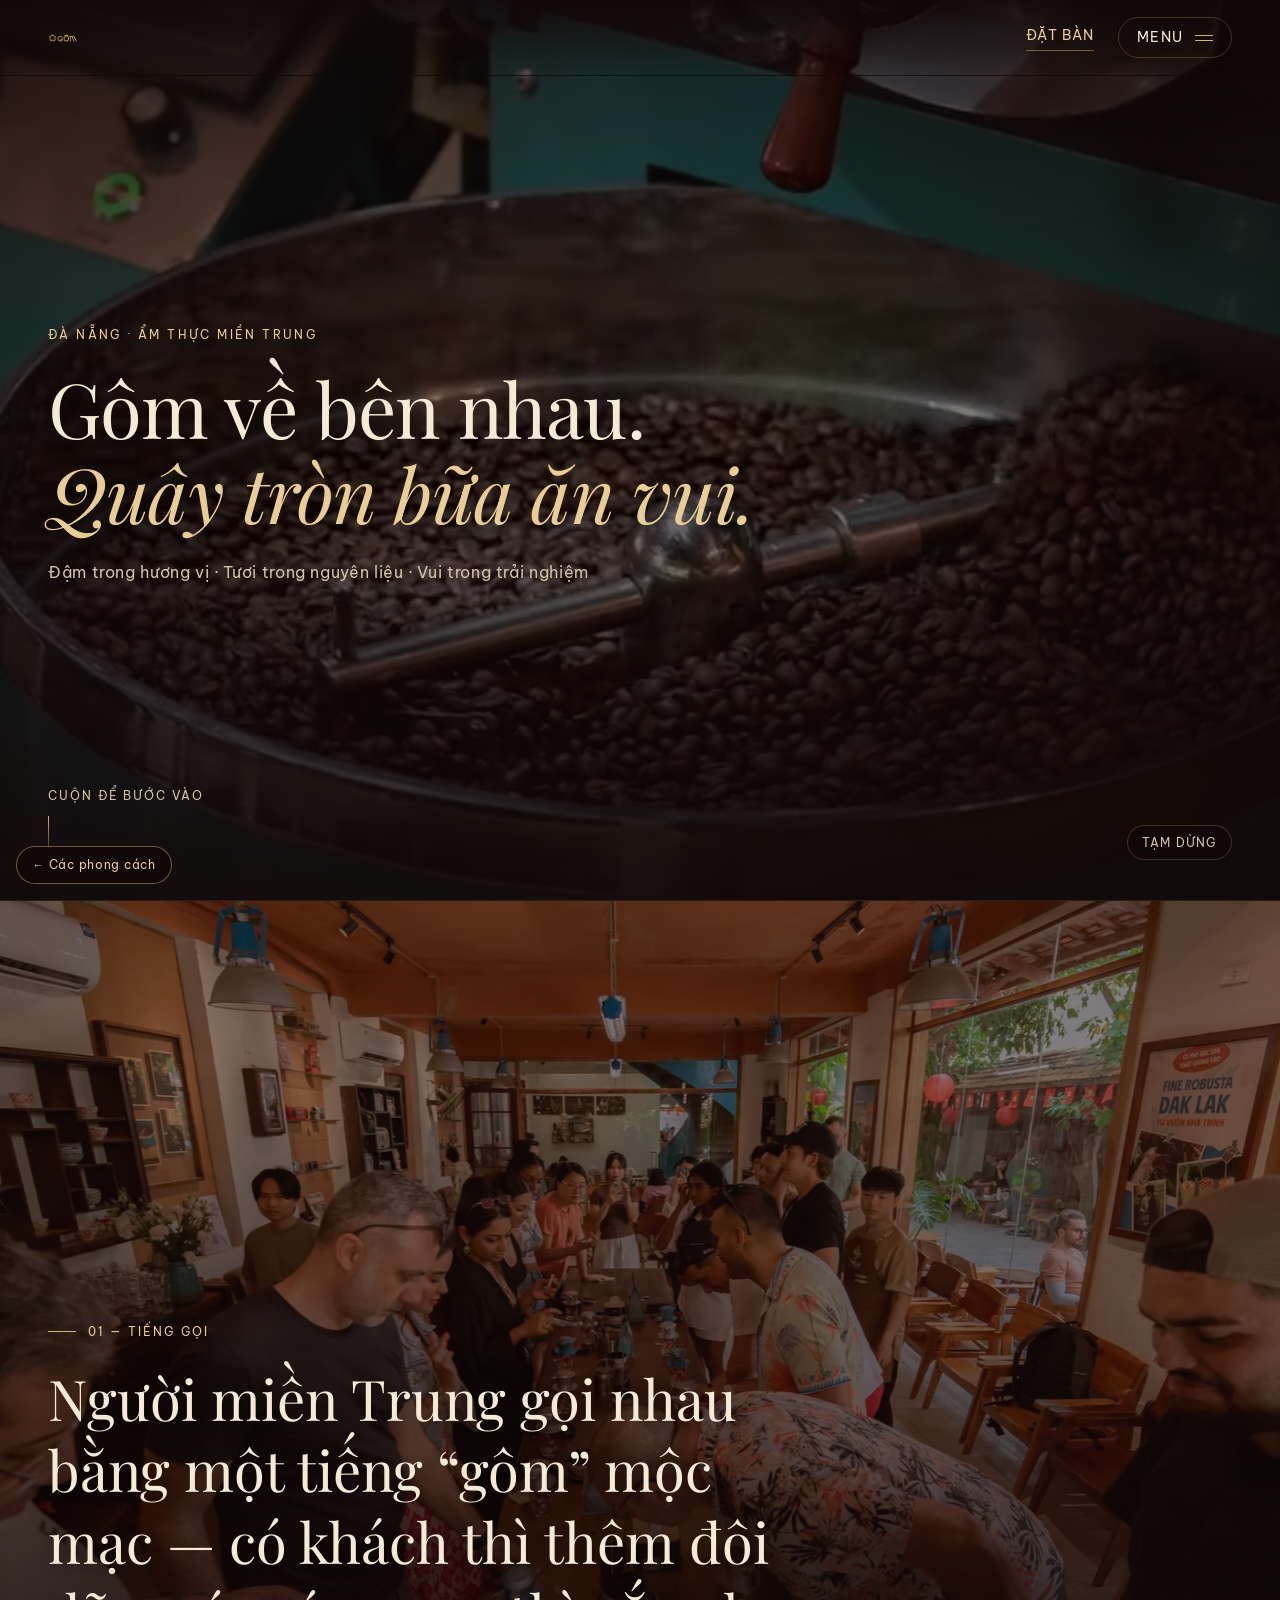
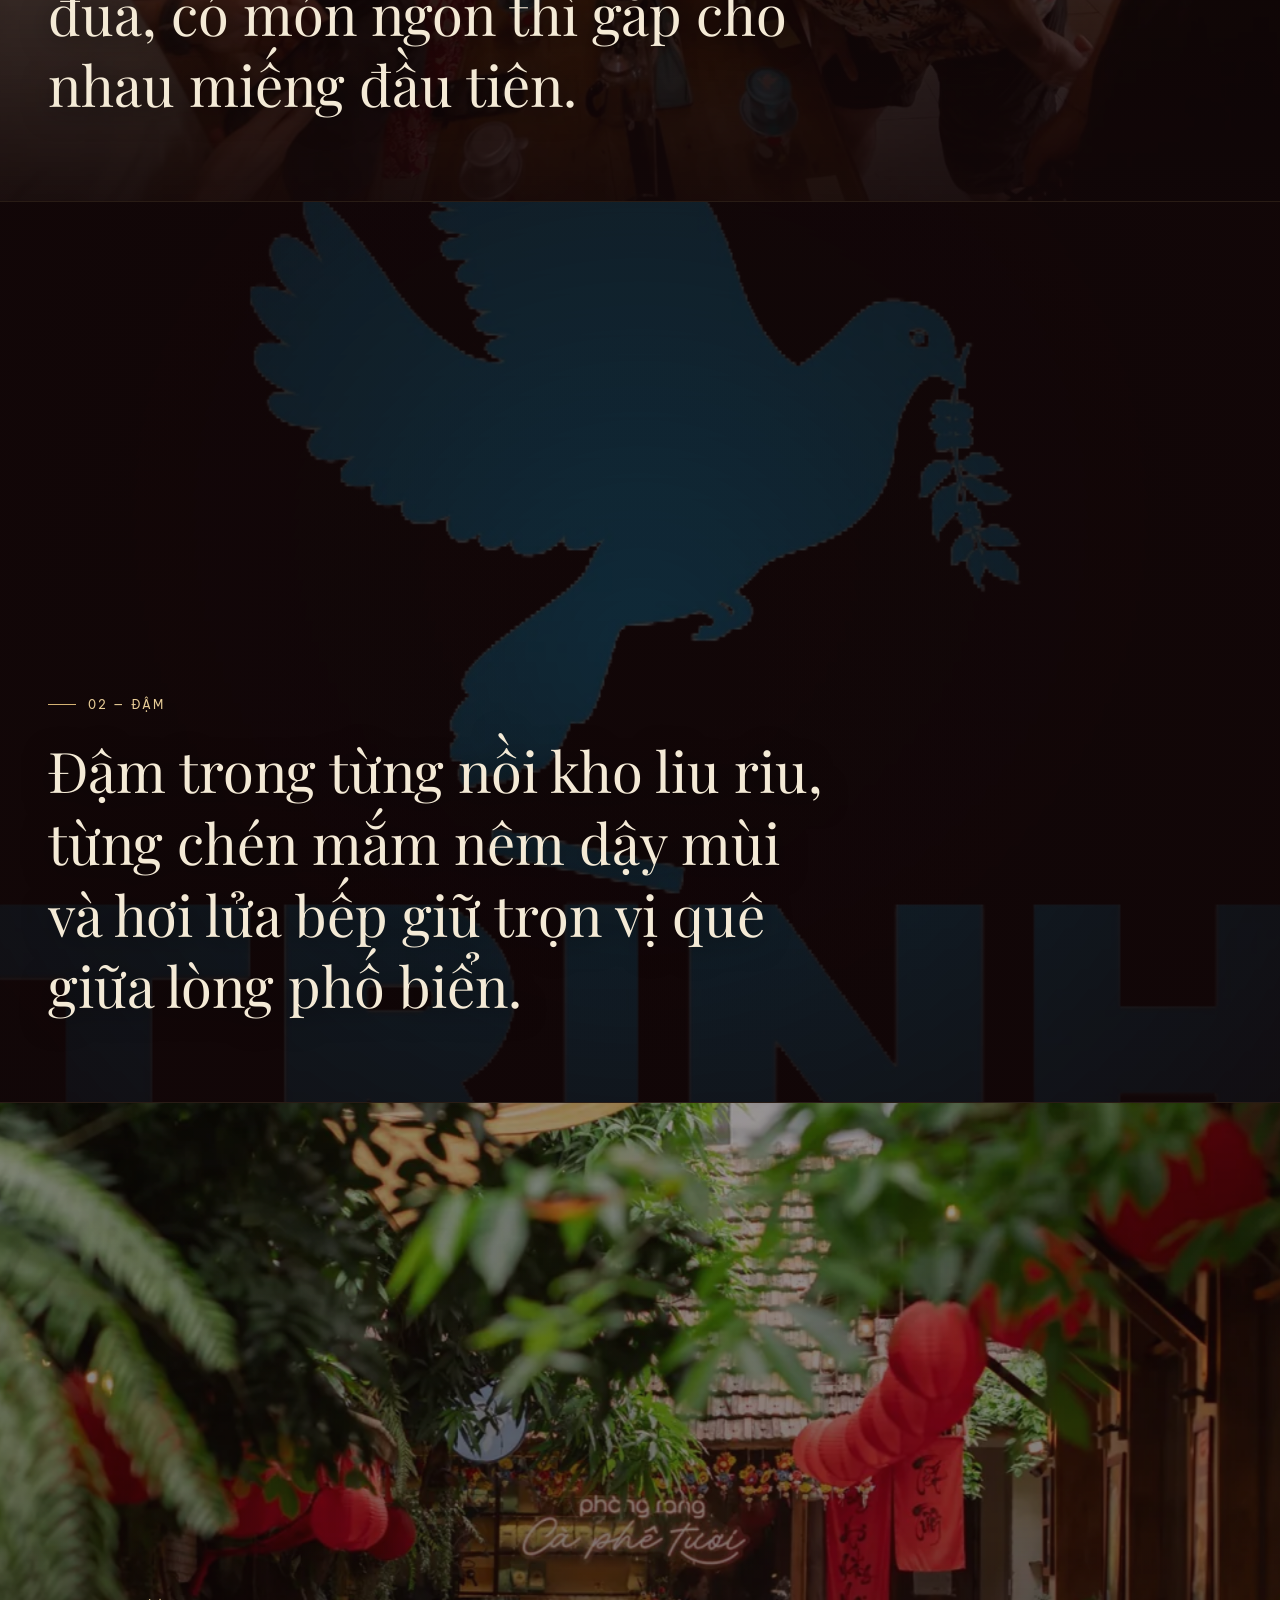
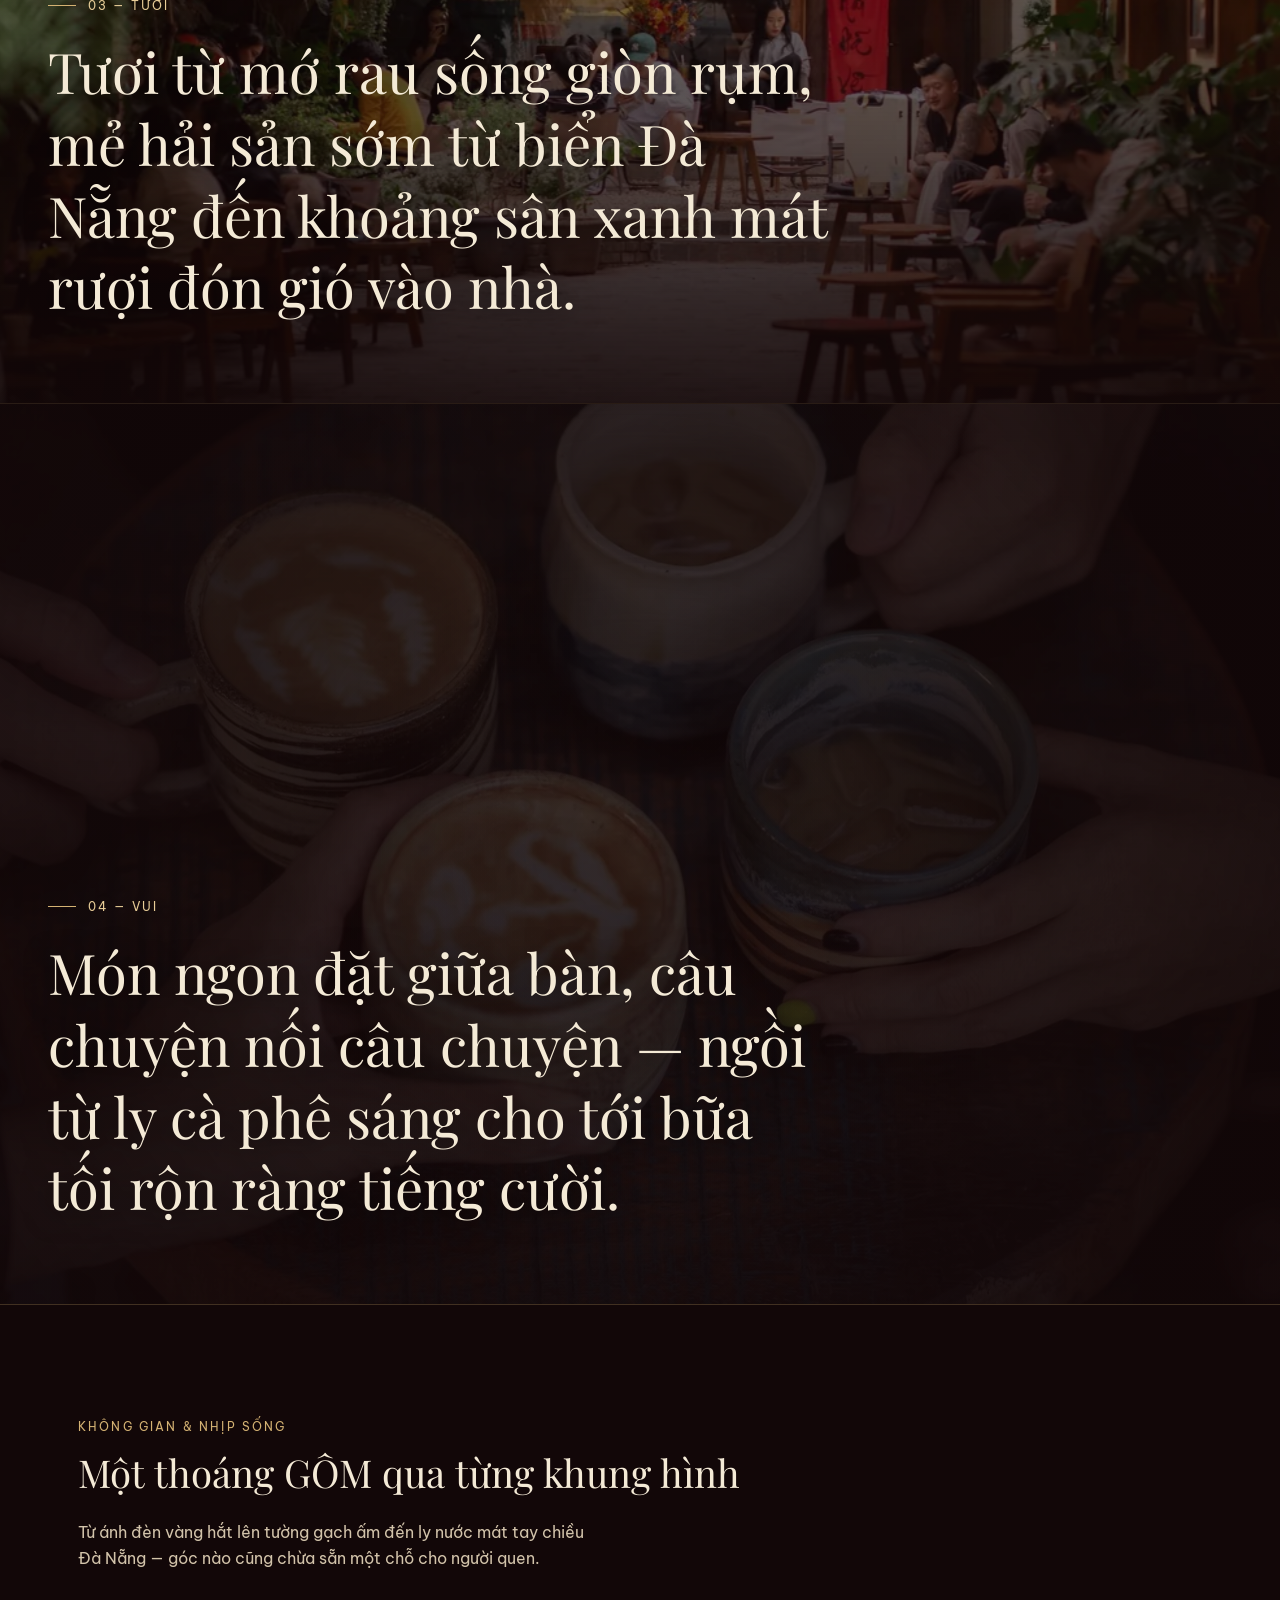
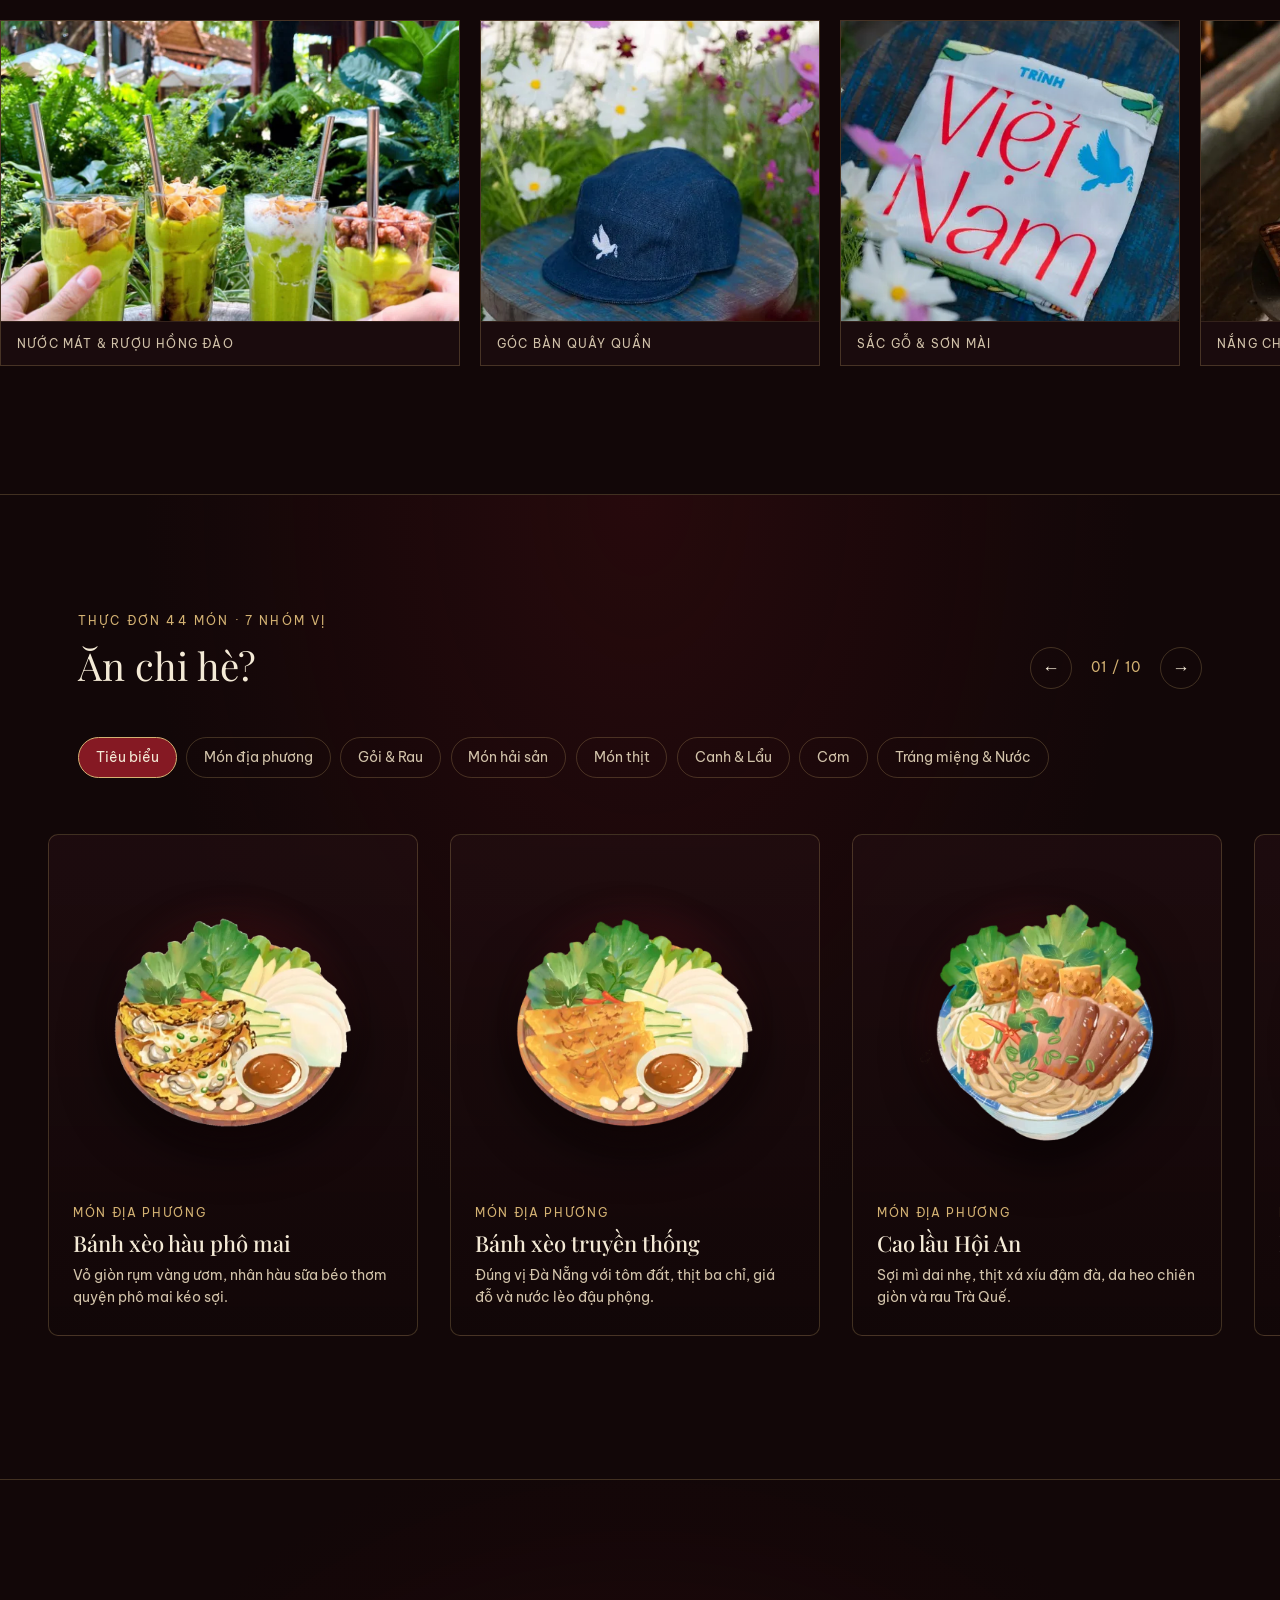
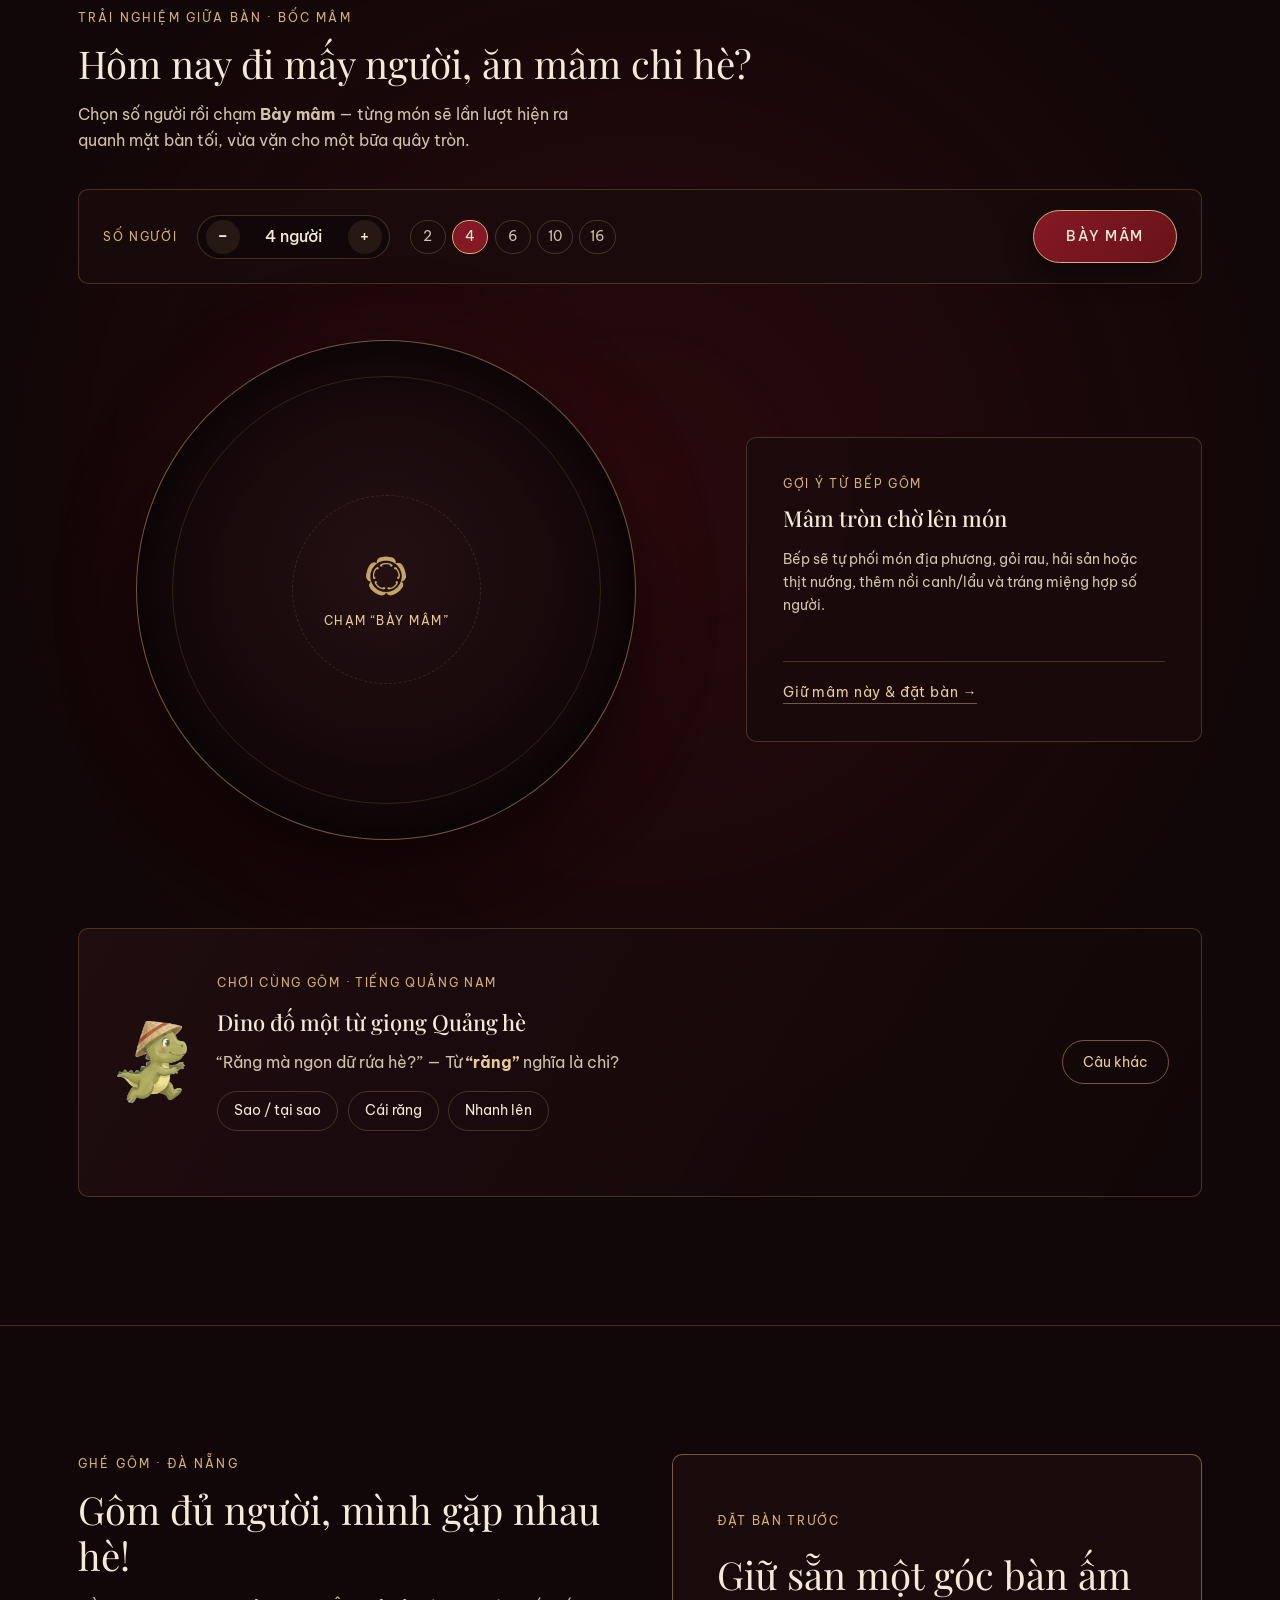
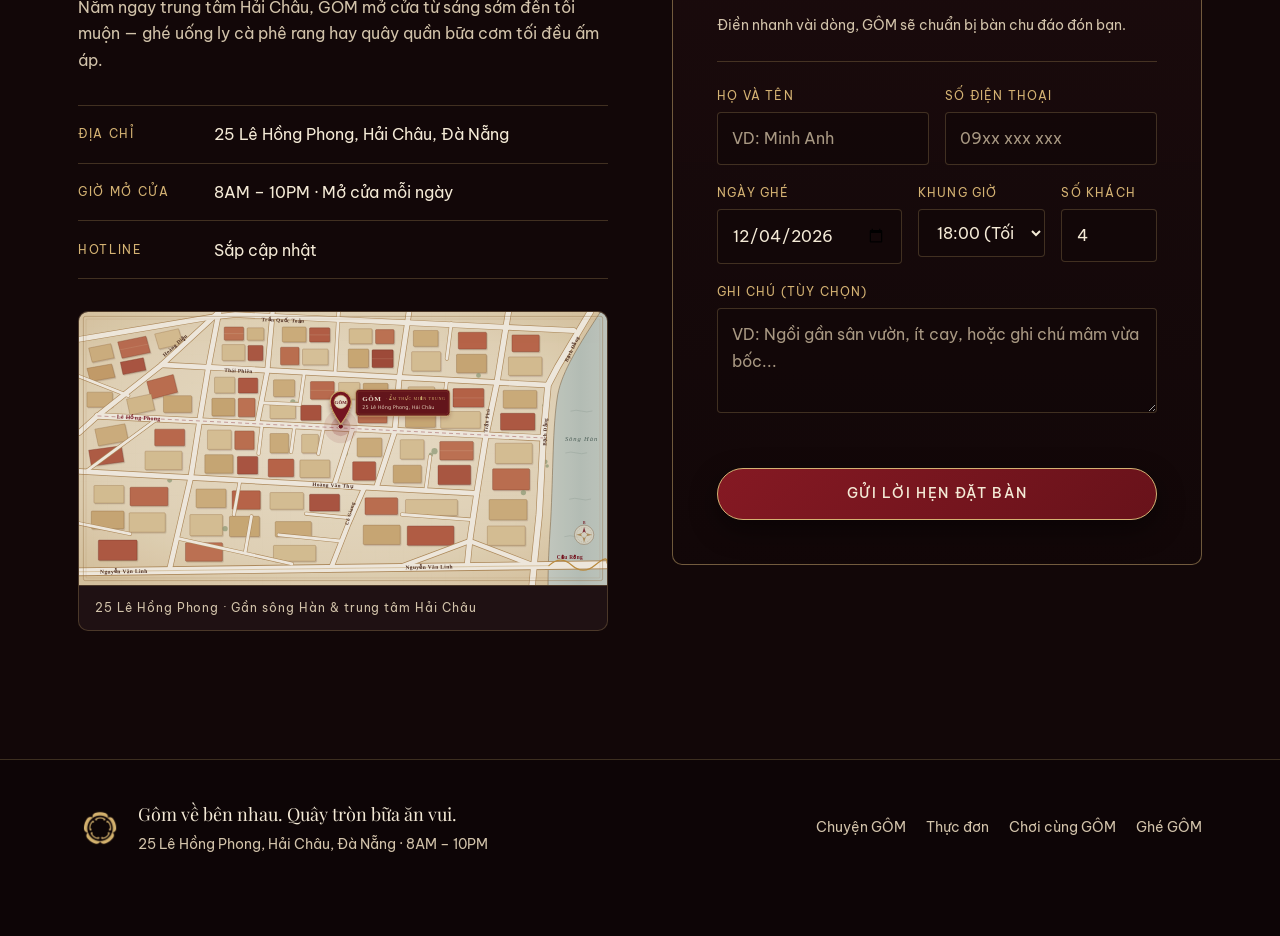
<file: 06-cinematic/index.html>
<!DOCTYPE html>
<html lang="vi">
<head>
  <meta charset="UTF-8">
  <meta name="viewport" content="width=device-width, initial-scale=1.0">
  <title>GÔM — Ẩm Thực Miền Trung · Đà Nẵng</title>
  <meta name="description" content="Gôm về bên nhau. Quây tròn bữa ăn vui. Nhà hàng ẩm thực miền Trung tại 25 Lê Hồng Phong, Hải Châu, Đà Nẵng.">
  <link rel="preconnect" href="https://fonts.googleapis.com">
  <link rel="preconnect" href="https://fonts.gstatic.com" crossorigin>
  <link href="https://fonts.googleapis.com/css2?family=Be+Vietnam+Pro:wght@300;400;500;600&family=Playfair+Display:ital,wght@0,400;0,500;0,600;1,400;1,500&display=swap" rel="stylesheet">
  <link rel="stylesheet" href="styles.css">
</head>
<body>
  <a class="skip-link" href="#main">Chuyển đến nội dung chính</a>

  <!-- Minimal Transparent Navigation -->
  <header class="site-header" id="siteHeader">
    <a class="brand-link" href="#hero" aria-label="GÔM — Trang chủ">
      <img src="../assets/wordmark-header.webp" alt="GÔM" class="brand-wordmark" width="112" height="36">
    </a>

    <div class="header-actions">
      <a class="header-book-link" href="#dat-ban">Đặt bàn</a>
      <button
        type="button"
        class="menu-trigger"
        id="menuTrigger"
        aria-expanded="false"
        aria-controls="navOverlay"
        aria-label="Mở menu điều hướng"
      >
        <span class="menu-trigger-label">Menu</span>
        <span class="menu-trigger-lines" aria-hidden="true">
          <span></span>
          <span></span>
        </span>
      </button>
    </div>
  </header>

  <!-- Fullscreen Dark Navigation Overlay -->
  <div class="nav-overlay" id="navOverlay" aria-hidden="true" role="dialog" aria-modal="true" aria-label="Điều hướng GÔM">
    <div class="nav-overlay-backdrop"></div>
    <div class="nav-overlay-inner">
      <div class="nav-overlay-top">
        <span class="nav-overlay-eyebrow">25 Lê Hồng Phong · Hải Châu · Đà Nẵng</span>
        <button type="button" class="nav-close" id="navClose" aria-label="Đóng menu">
          <span>Đóng</span>
          <span class="nav-close-x" aria-hidden="true">×</span>
        </button>
      </div>

      <div class="nav-overlay-body">
        <nav class="nav-overlay-links" aria-label="Điều hướng chính">
          <a href="#chuyen-gom" class="nav-link" data-nav-link>
            <span class="nav-link-num">01</span>
            <span class="nav-link-text">Chuyện GÔM</span>
          </a>
          <a href="#thuc-don" class="nav-link" data-nav-link>
            <span class="nav-link-num">02</span>
            <span class="nav-link-text">Thực đơn</span>
          </a>
          <a href="#choi-cung-gom" class="nav-link" data-nav-link>
            <span class="nav-link-num">03</span>
            <span class="nav-link-text">Chơi cùng GÔM</span>
          </a>
          <a href="#ghe-gom" class="nav-link" data-nav-link>
            <span class="nav-link-num">04</span>
            <span class="nav-link-text">Ghé GÔM</span>
          </a>
          <a href="#dat-ban" class="nav-link nav-link--accent" data-nav-link>
            <span class="nav-link-num">05</span>
            <span class="nav-link-text">Đặt bàn</span>
          </a>
        </nav>

        <aside class="nav-overlay-meta">
          <p class="nav-overlay-quote">“Gôm về bên nhau.<br>Quây tròn bữa ăn vui.”</p>
          <div class="nav-overlay-info">
            <div>
              <span class="meta-label">Địa chỉ</span>
              <p>25 Lê Hồng Phong, Hải Châu, Đà Nẵng</p>
            </div>
            <div>
              <span class="meta-label">Giờ mở cửa</span>
              <p>8AM – 10PM · Mỗi ngày</p>
            </div>
            <div>
              <span class="meta-label">Hotline</span>
              <p>Sắp cập nhật</p>
            </div>
          </div>
        </aside>
      </div>
    </div>
  </div>

  <main id="main">
    <!-- HERO: Full-viewport Video -->
    <section class="hero" id="hero" aria-label="Giới thiệu GÔM">
      <div class="hero-media">
        <video
          id="heroVideo"
          class="hero-video"
          autoplay
          muted
          loop
          playsinline
          preload="metadata"
          poster="../assets/photos/coffee-roasting-poster.jpg"
        >
          <source src="../assets/photos/coffee-roasting.mp4" type="video/mp4">
        </video>
        <div class="hero-scrim" aria-hidden="true"></div>
      </div>

      <div class="hero-content">
        <p class="hero-eyebrow reveal-on-load">Đà Nẵng · Ẩm thực miền Trung</p>
        <h1 class="hero-title reveal-on-load">Gôm về bên nhau.<br><em>Quây tròn bữa ăn vui.</em></h1>
        <p class="hero-sub reveal-on-load">Đậm trong hương vị · Tươi trong nguyên liệu · Vui trong trải nghiệm</p>
      </div>

      <div class="hero-footer">
        <a href="#chuyen-gom" class="scroll-cue" aria-label="Cuộn xuống xem câu chuyện GÔM">
          <span class="scroll-cue-text">Cuộn để bước vào</span>
          <span class="scroll-cue-line" aria-hidden="true"></span>
        </a>
        <button type="button" class="video-toggle" id="videoToggle" aria-label="Tạm dừng video nền">
          <span id="videoToggleText">Tạm dừng</span>
        </button>
      </div>
    </section>

    <!-- FULL-BLEED CINEMATIC SCENES: 01 - 04 -->
    <div id="chuyen-gom" class="scenes-wrapper">
      <!-- Scene 01 -->
      <section class="scene" data-scene>
        <div class="scene-bg">
          <img
            src="../assets/photos/gathering.webp"
            alt="Mâm cơm miền Trung quây quần bên nhau tại GÔM"
            class="scene-img"
            loading="eager"
          >
          <div class="scene-scrim scene-scrim--bottom" aria-hidden="true"></div>
        </div>
        <div class="scene-sticky">
          <div class="scene-content">
            <p class="scene-chapter">01 — Tiếng gọi</p>
            <h2 class="scene-line">Người miền Trung gọi nhau bằng một tiếng “gôm” mộc mạc — có khách thì thêm đôi đũa, có món ngon thì gắp cho nhau miếng đầu tiên.</h2>
          </div>
        </div>
      </section>

      <!-- Scene 02 -->
      <section class="scene" data-scene>
        <div class="scene-bg">
          <img
            src="../assets/photos/01-89190164.webp"
            alt="Không gian ấm cúng và hương vị đậm đà tại GÔM"
            class="scene-img"
            loading="lazy"
          >
          <div class="scene-scrim scene-scrim--center" aria-hidden="true"></div>
        </div>
        <div class="scene-sticky">
          <div class="scene-content">
            <p class="scene-chapter">02 — Đậm</p>
            <h2 class="scene-line">Đậm trong từng nồi kho liu riu, từng chén mắm nêm dậy mùi và hơi lửa bếp giữ trọn vị quê giữa lòng phố biển.</h2>
          </div>
        </div>
      </section>

      <!-- Scene 03 -->
      <section class="scene" data-scene>
        <div class="scene-bg">
          <img
            src="../assets/photos/garden.webp"
            alt="Lối đi xanh mát và không gian thiên nhiên ở GÔM"
            class="scene-img"
            loading="lazy"
          >
          <div class="scene-scrim scene-scrim--bottom" aria-hidden="true"></div>
        </div>
        <div class="scene-sticky">
          <div class="scene-content">
            <p class="scene-chapter">03 — Tươi</p>
            <h2 class="scene-line">Tươi từ mớ rau sống giòn rụm, mẻ hải sản sớm từ biển Đà Nẵng đến khoảng sân xanh mát rượi đón gió vào nhà.</h2>
          </div>
        </div>
      </section>

      <!-- Scene 04 -->
      <section class="scene" data-scene>
        <div class="scene-bg">
          <img
            src="../assets/photos/coffee-together.webp"
            alt="Bạn bè nâng ly và hàn huyên bên bàn cà phê GÔM"
            class="scene-img"
            loading="lazy"
          >
          <div class="scene-scrim scene-scrim--center" aria-hidden="true"></div>
        </div>
        <div class="scene-sticky">
          <div class="scene-content">
            <p class="scene-chapter">04 — Vui</p>
            <h2 class="scene-line">Món ngon đặt giữa bàn, câu chuyện nối câu chuyện — ngồi từ ly cà phê sáng cho tới bữa tối rộn ràng tiếng cười.</h2>
          </div>
        </div>
      </section>
    </div>

    <!-- ATMOSPHERE FILMSTRIP: Photos 02-12 + Drinks -->
    <section class="atmosphere" aria-labelledby="atmosphereHeading" data-reveal>
      <div class="container">
        <div class="section-head section-head--split">
          <div>
            <p class="section-eyebrow">Không gian &amp; nhịp sống</p>
            <h2 class="section-title" id="atmosphereHeading">Một thoáng GÔM qua từng khung hình</h2>
          </div>
          <p class="section-lead">Từ ánh đèn vàng hắt lên tường gạch ấm đến ly nước mát tay chiều Đà Nẵng — góc nào cũng chừa sẵn một chỗ cho người quen.</p>
        </div>
      </div>

      <div class="filmstrip" role="region" aria-label="Bộ ảnh không gian GÔM" tabindex="0">
        <figure class="film-frame film-frame--wide">
          <img src="../assets/photos/drinks.webp" alt="Đồ uống mát lành tại GÔM" loading="lazy">
          <figcaption>Nước mát &amp; rượu hồng đào</figcaption>
        </figure>
        <figure class="film-frame">
          <img src="../assets/photos/02-9bab64b8.webp" alt="Góc bàn ăn ấm cúng tại GÔM" loading="lazy">
          <figcaption>Góc bàn quây quần</figcaption>
        </figure>
        <figure class="film-frame">
          <img src="../assets/photos/06-5f1128a8.webp" alt="Chi tiết trang trí sơn mài và gỗ" loading="lazy">
          <figcaption>Sắc gỗ &amp; sơn mài</figcaption>
        </figure>
        <figure class="film-frame">
          <img src="../assets/photos/07-1d4629ee.webp" alt="Ánh sáng buổi chiều trong nhà hàng" loading="lazy">
          <figcaption>Nắng chiều ghé hiên</figcaption>
        </figure>
        <figure class="film-frame">
          <img src="../assets/photos/11-befb66be.webp" alt="Không khí sum họp tại GÔM" loading="lazy">
          <figcaption>Bữa cơm cuối ngày</figcaption>
        </figure>
        <figure class="film-frame">
          <img src="../assets/photos/12-88af7984.webp" alt="Chi tiết mâm món miền Trung" loading="lazy">
          <figcaption>Trọn vị miền Trung</figcaption>
        </figure>
        <figure class="film-frame">
          <img src="../assets/photos/08-0a63984a.webp" alt="Không gian GÔM nhìn từ bên trong" loading="lazy">
          <figcaption>Khoảng lặng giữa phố</figcaption>
        </figure>
        <figure class="film-frame">
          <img src="../assets/photos/09-adbfae09.webp" alt="Bàn ăn chuẩn bị đón khách" loading="lazy">
          <figcaption>Thêm chén thêm đũa</figcaption>
        </figure>
      </div>
    </section>

    <!-- SIGNATURE DISHES & FULL 44-DISH MENU CAROUSEL -->
    <section class="dishes-section" id="thuc-don" aria-labelledby="dishesHeading" data-reveal>
      <div class="container">
        <div class="section-head section-head--split">
          <div>
            <p class="section-eyebrow">Thực đơn 44 món · 7 nhóm vị</p>
            <h2 class="section-title" id="dishesHeading">Ăn chi hè?</h2>
          </div>
          <div class="carousel-controls" aria-label="Điều khiển danh sách món">
            <button type="button" class="icon-btn" id="dishPrev" aria-label="Món trước">
              <span aria-hidden="true">←</span>
            </button>
            <span class="dish-counter" id="dishCounter">01 / 10</span>
            <button type="button" class="icon-btn" id="dishNext" aria-label="Món tiếp theo">
              <span aria-hidden="true">→</span>
            </button>
          </div>
        </div>

        <div class="category-tabs" id="categoryTabs" role="tablist" aria-label="Nhóm món ăn">
          <!-- Rendered by app.js -->
        </div>
      </div>

      <div class="dish-carousel" id="dishCarousel" role="region" aria-label="Danh sách món ăn tiêu biểu" tabindex="0">
        <!-- Dish slides rendered by app.js -->
      </div>
    </section>

    <!-- DRAMATIC BỐC MÂM REVEAL SCENE + DINO QUẢNG NAM -->
    <section class="boc-mam-section" id="choi-cung-gom" aria-labelledby="bocMamHeading" data-reveal>
      <div class="container">
        <div class="boc-mam-header">
          <p class="section-eyebrow">Trải nghiệm giữa bàn · Bốc mâm</p>
          <h2 class="section-title" id="bocMamHeading">Hôm nay đi mấy người, ăn mâm chi hè?</h2>
          <p class="section-lead">Chọn số người rồi chạm <strong>Bày mâm</strong> — từng món sẽ lần lượt hiện ra quanh mặt bàn tối, vừa vặn cho một bữa quây tròn.</p>
        </div>

        <div class="boc-mam-controls">
          <div class="party-picker" role="group" aria-label="Chọn số người">
            <span class="party-label">Số người</span>
            <div class="party-stepper">
              <button type="button" class="stepper-btn" id="partyMinus" aria-label="Giảm số người">−</button>
              <output class="party-value" id="partyValue" aria-live="polite">4 người</output>
              <button type="button" class="stepper-btn" id="partyPlus" aria-label="Tăng số người">+</button>
            </div>
            <div class="party-presets" aria-label="Chọn nhanh số người">
              <button type="button" class="preset-chip" data-party="2">2</button>
              <button type="button" class="preset-chip is-active" data-party="4">4</button>
              <button type="button" class="preset-chip" data-party="6">6</button>
              <button type="button" class="preset-chip" data-party="10">10</button>
              <button type="button" class="preset-chip" data-party="16">16</button>
            </div>
          </div>

          <button type="button" class="gold-btn" id="bayMamBtn">
            <span class="gold-btn-text">Bày mâm</span>
          </button>
        </div>

        <!-- Dark Circular Table Stage -->
        <div class="mam-layout">
          <div class="mam-stage-wrap">
            <div class="mam-table" id="mamTable" aria-live="polite">
              <div class="mam-ring mam-ring--outer" aria-hidden="true"></div>
              <div class="mam-ring mam-ring--inner" aria-hidden="true"></div>

              <div class="mam-center" id="mamCenter">
                <img src="../assets/gom-mark-small.webp" alt="" class="mam-center-mark" width="56" height="56">
                <span class="mam-center-caption" id="mamCenterCaption">Chạm “Bày mâm”</span>
              </div>

              <div class="mam-orbit" id="mamOrbit">
                <!-- Dishes fade in one by one in a circle -->
              </div>
            </div>
          </div>

          <aside class="mam-manifest" id="mamManifest" aria-live="polite">
            <div class="mam-manifest-head">
              <span class="meta-label">Gợi ý từ bếp GÔM</span>
              <h3 class="mam-manifest-title" id="mamManifestTitle">Mâm tròn chờ lên món</h3>
            </div>
            <p class="mam-manifest-note" id="mamManifestNote">Bếp sẽ tự phối món địa phương, gỏi rau, hải sản hoặc thịt nướng, thêm nồi canh/lẩu và tráng miệng hợp số người.</p>
            <ol class="mam-dish-list" id="mamDishList">
              <!-- Populated when Bày mâm is clicked -->
            </ol>
            <div class="mam-manifest-footer">
              <a href="#dat-ban" class="text-gold-link" id="mamBookLink">Giữ mâm này &amp; đặt bàn →</a>
            </div>
          </aside>
        </div>

        <!-- Subtle Dino Quảng Nam Mini-Game Card -->
        <div class="dino-strip" aria-labelledby="dinoHeading">
          <div class="dino-card-visual">
            <img src="../assets/dino-card.webp" alt="Chú Dino nói tiếng Quảng Nam" width="88" height="88" loading="lazy">
          </div>
          <div class="dino-body">
            <p class="meta-label">Chơi cùng GÔM · Tiếng Quảng Nam</p>
            <h3 class="dino-title" id="dinoHeading">Dino đố một từ giọng Quảng hè</h3>
            <p class="dino-prompt" id="dinoPrompt">“Răng mà ngon dữ rứa hè?” — Từ <strong>“răng”</strong> nghĩa là chi?</p>
            <div class="dino-options" id="dinoOptions" role="group" aria-label="Chọn đáp án">
              <!-- Rendered by app.js -->
            </div>
            <p class="dino-feedback" id="dinoFeedback" aria-live="polite"></p>
          </div>
          <div class="dino-actions">
            <button type="button" class="ghost-btn" id="dinoNextBtn">Câu khác</button>
          </div>
        </div>
      </div>
    </section>

    <!-- VISIT & BOOKING: Dark Section with Gold Hairlines -->
    <section class="visit-section" id="ghe-gom" aria-labelledby="visitHeading" data-reveal>
      <div class="container">
        <div class="visit-grid">
          <!-- Left: Visit Info + Map -->
          <div class="visit-info">
            <p class="section-eyebrow">Ghé GÔM · Đà Nẵng</p>
            <h2 class="section-title" id="visitHeading">Gôm đủ người, mình gặp nhau hè!</h2>
            <p class="visit-intro">Nằm ngay trung tâm Hải Châu, GÔM mở cửa từ sáng sớm đến tối muộn — ghé uống ly cà phê rang hay quây quần bữa cơm tối đều ấm áp.</p>

            <dl class="visit-details">
              <div class="visit-detail-row">
                <dt>Địa chỉ</dt>
                <dd>25 Lê Hồng Phong, Hải Châu, Đà Nẵng</dd>
              </div>
              <div class="visit-detail-row">
                <dt>Giờ mở cửa</dt>
                <dd>8AM – 10PM · Mở cửa mỗi ngày</dd>
              </div>
              <div class="visit-detail-row">
                <dt>Hotline</dt>
                <dd>Sắp cập nhật</dd>
              </div>
            </dl>

            <figure class="visit-map">
              <img src="../assets/gom-map-danang.svg" alt="Bản đồ minh họa vị trí nhà hàng GÔM tại 25 Lê Hồng Phong, Hải Châu, Đà Nẵng" loading="lazy">
              <figcaption>25 Lê Hồng Phong · Gần sông Hàn &amp; trung tâm Hải Châu</figcaption>
            </figure>
          </div>

          <!-- Right: Compact Booking Form -->
          <div class="booking-panel" id="dat-ban">
            <div class="booking-panel-head">
              <p class="meta-label">Đặt bàn trước</p>
              <h3 class="booking-title">Giữ sẵn một góc bàn ấm</h3>
              <p class="booking-sub">Điền nhanh vài dòng, GÔM sẽ chuẩn bị bàn chu đáo đón bạn.</p>
            </div>

            <form class="booking-form" id="bookingForm" novalidate>
              <div class="form-row">
                <div class="form-field">
                  <label for="bookName">Họ và tên</label>
                  <input id="bookName" name="name" type="text" required placeholder="VD: Minh Anh" autocomplete="name">
                </div>
                <div class="form-field">
                  <label for="bookPhone">Số điện thoại</label>
                  <input id="bookPhone" name="phone" type="tel" required placeholder="09xx xxx xxx" autocomplete="tel">
                </div>
              </div>

              <div class="form-row form-row--three">
                <div class="form-field">
                  <label for="bookDate">Ngày ghé</label>
                  <input id="bookDate" name="date" type="date" required>
                </div>
                <div class="form-field">
                  <label for="bookTime">Khung giờ</label>
                  <select id="bookTime" name="time" required>
                    <option value="09:00">09:00 (Sáng)</option>
                    <option value="11:30">11:30 (Trưa)</option>
                    <option value="12:30">12:30 (Trưa)</option>
                    <option value="18:00" selected>18:00 (Tối)</option>
                    <option value="19:00">19:00 (Tối)</option>
                    <option value="20:00">20:00 (Tối)</option>
                  </select>
                </div>
                <div class="form-field">
                  <label for="bookGuests">Số khách</label>
                  <input id="bookGuests" name="guests" type="number" min="1" max="20" value="4" required>
                </div>
              </div>

              <div class="form-field">
                <label for="bookNote">Ghi chú (tùy chọn)</label>
                <textarea id="bookNote" name="note" rows="3" placeholder="VD: Ngồi gần sân vườn, ít cay, hoặc ghi chú mâm vừa bốc..."></textarea>
              </div>

              <p class="form-error" id="bookingError" role="alert" aria-live="assertive"></p>

              <button type="submit" class="gold-btn gold-btn--full">
                <span class="gold-btn-text">Gửi lời hẹn đặt bàn</span>
              </button>
            </form>

            <div class="booking-confirmation" id="bookingConfirmation" hidden aria-live="polite">
              <img src="../assets/rooster-card.webp" alt="" class="confirmation-emblem" width="64" height="64">
              <p class="meta-label">Đã nhận lời hẹn</p>
              <h4 class="confirmation-title">GÔM đã giữ chỗ cho bạn hè!</h4>
              <p class="confirmation-summary" id="confirmationSummary"></p>
              <button type="button" class="ghost-btn" id="bookingResetBtn">Đặt thêm bàn khác</button>
            </div>
          </div>
        </div>
      </div>
    </section>
  </main>

  <!-- Minimal Dark Footer -->
  <footer class="site-footer">
    <div class="container footer-inner">
      <div class="footer-brand">
        <img src="../assets/gom-mark-small.webp" alt="Biểu tượng GÔM" width="44" height="44" loading="lazy">
        <div>
          <p class="footer-slogan">Gôm về bên nhau. Quây tròn bữa ăn vui.</p>
          <p class="footer-meta">25 Lê Hồng Phong, Hải Châu, Đà Nẵng · 8AM – 10PM</p>
        </div>
      </div>
      <nav class="footer-links" aria-label="Liên kết chân trang">
        <a href="#chuyen-gom">Chuyện GÔM</a>
        <a href="#thuc-don">Thực đơn</a>
        <a href="#choi-cung-gom">Chơi cùng GÔM</a>
        <a href="#ghe-gom">Ghé GÔM</a>
      </nav>
    </div>
  </footer>

  <!-- Fixed Back-Link to Style Showcase -->
  <a class="back-to-styles" href="../index.html">← Các phong cách</a>

  <script src="app.js"></script>
</body>
</html>
</file>
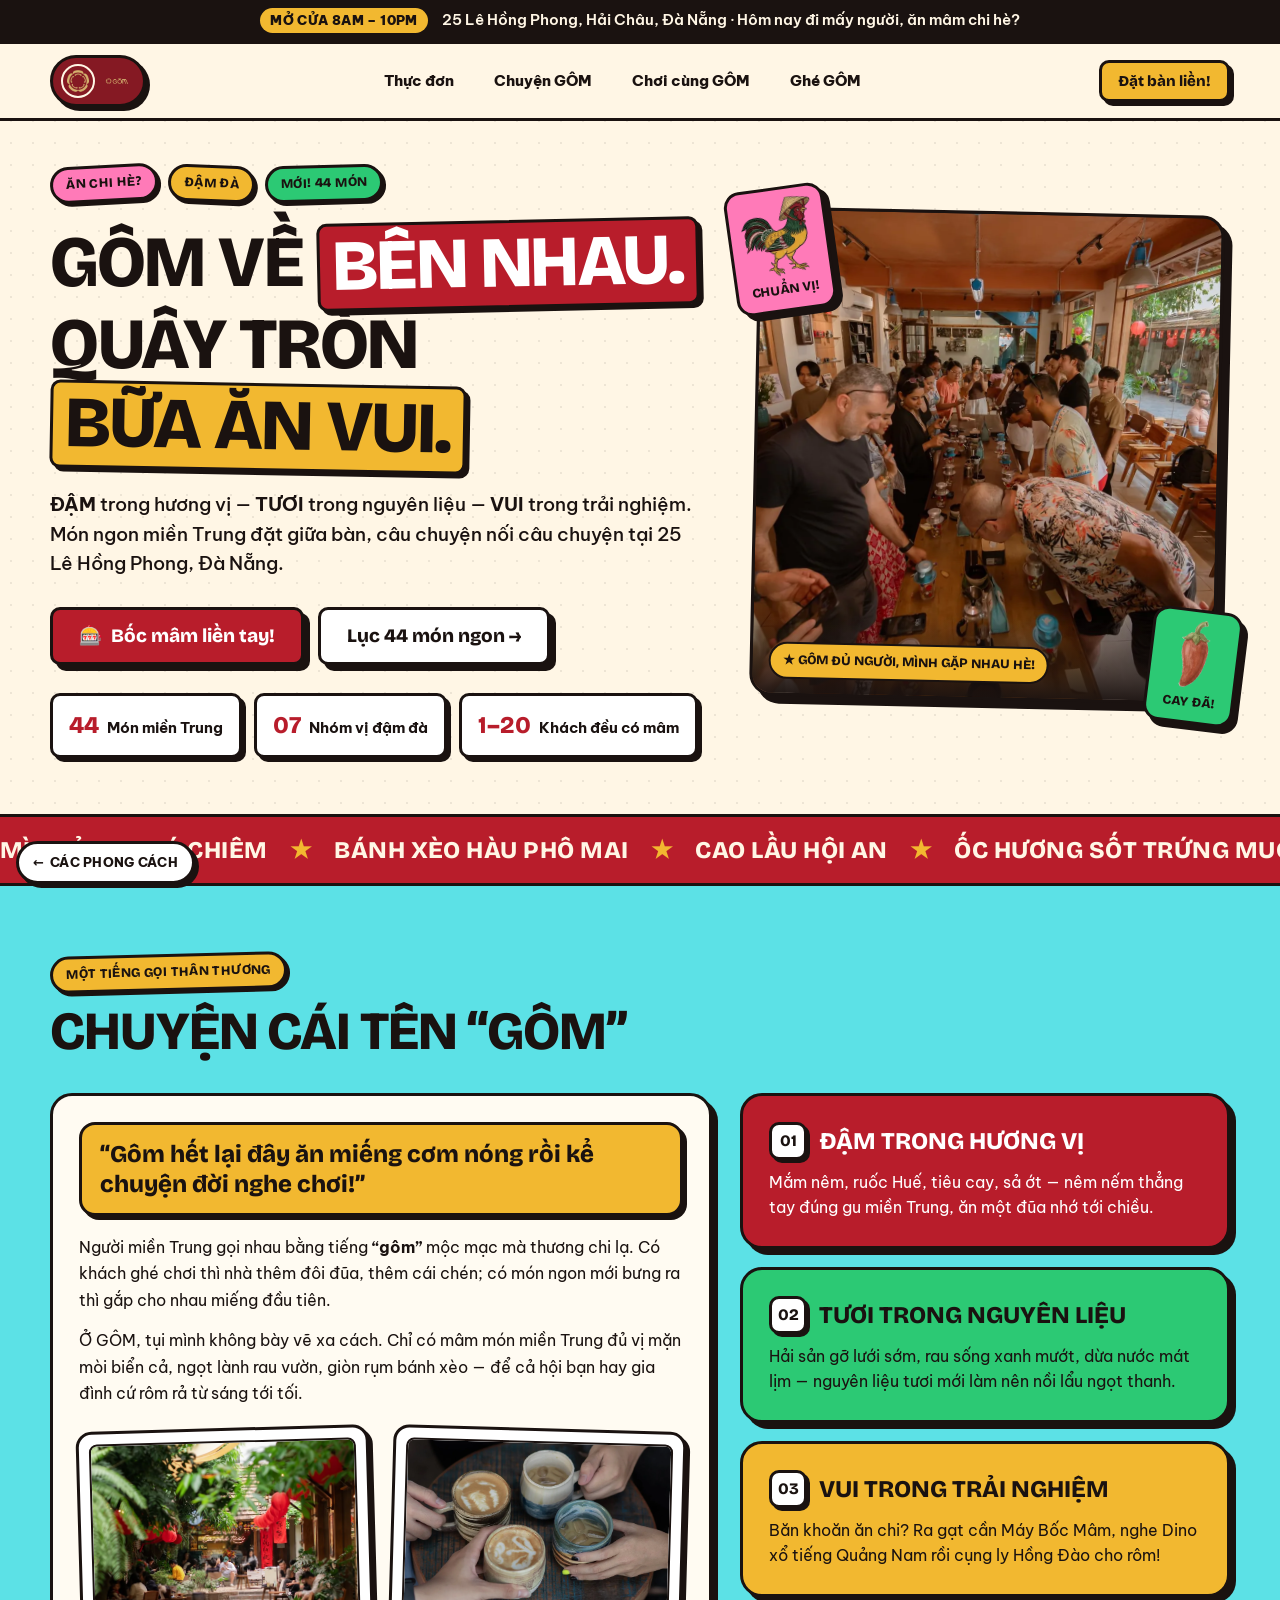
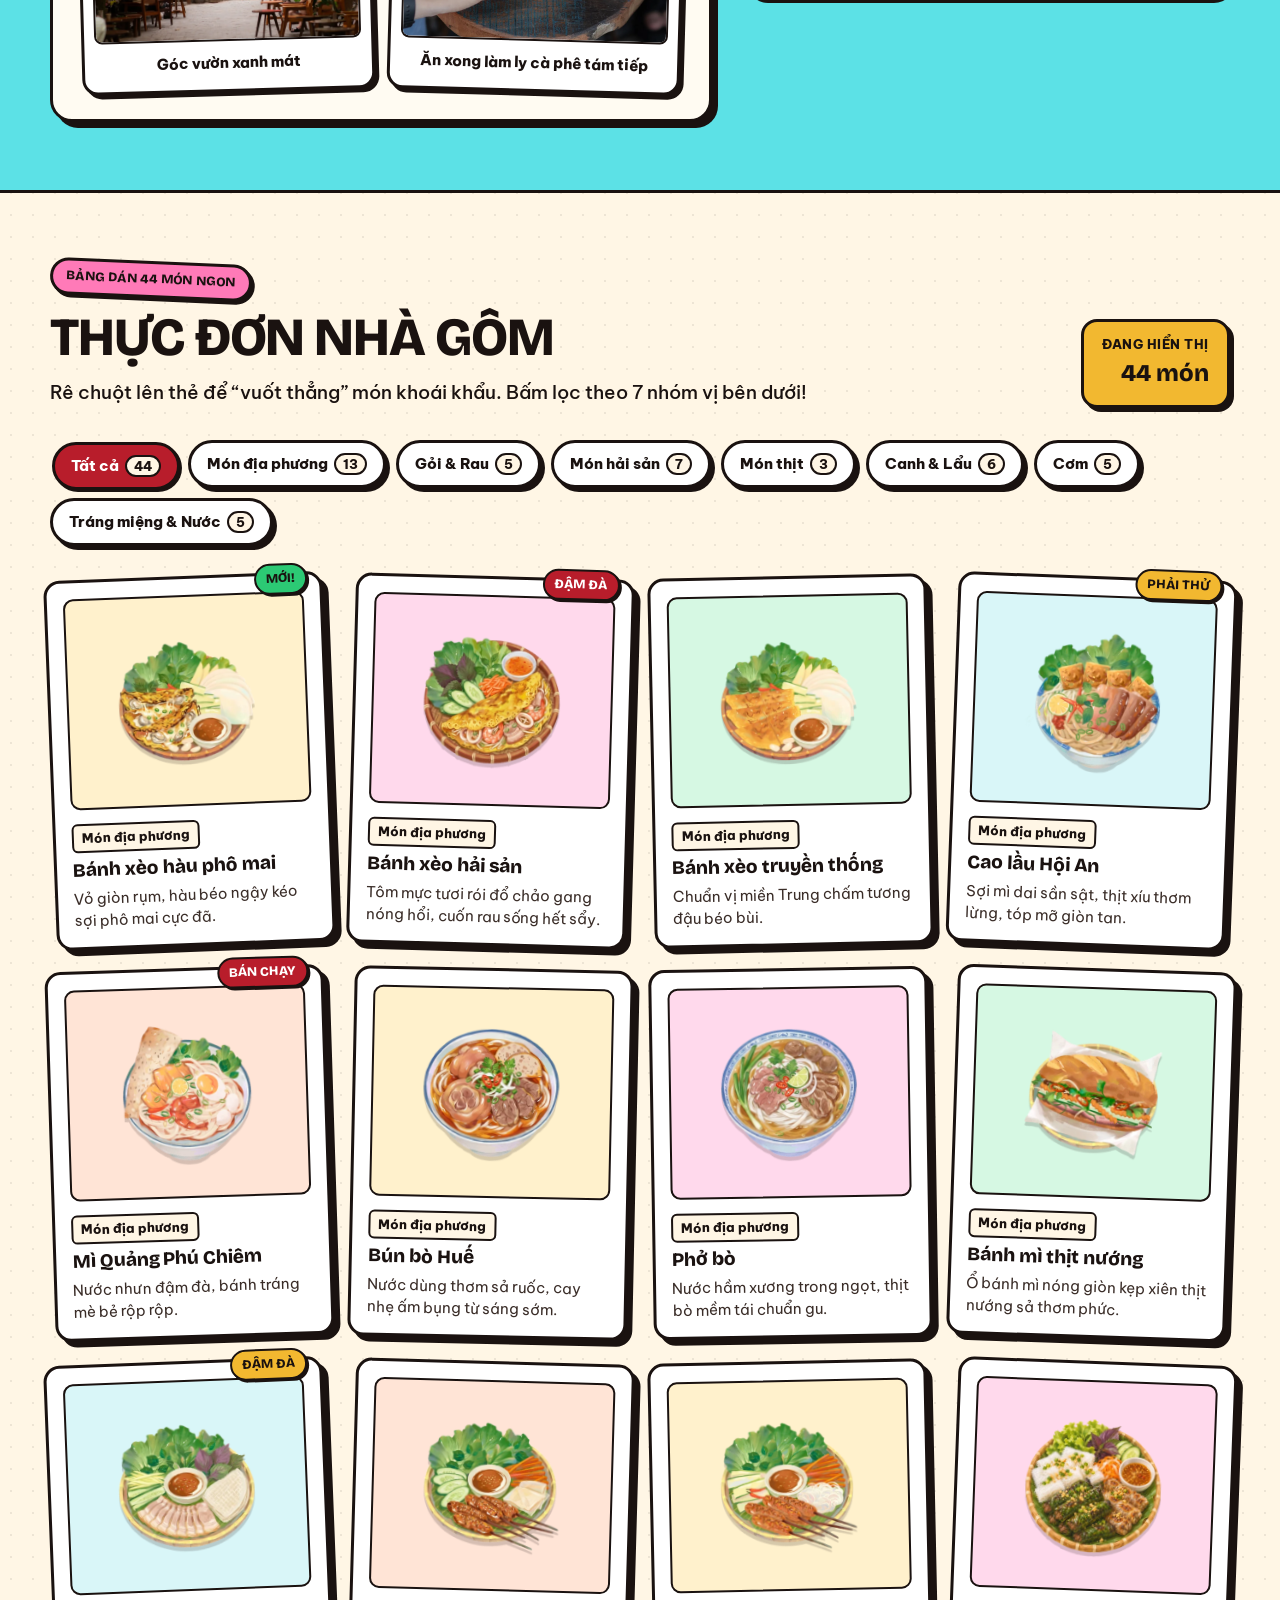
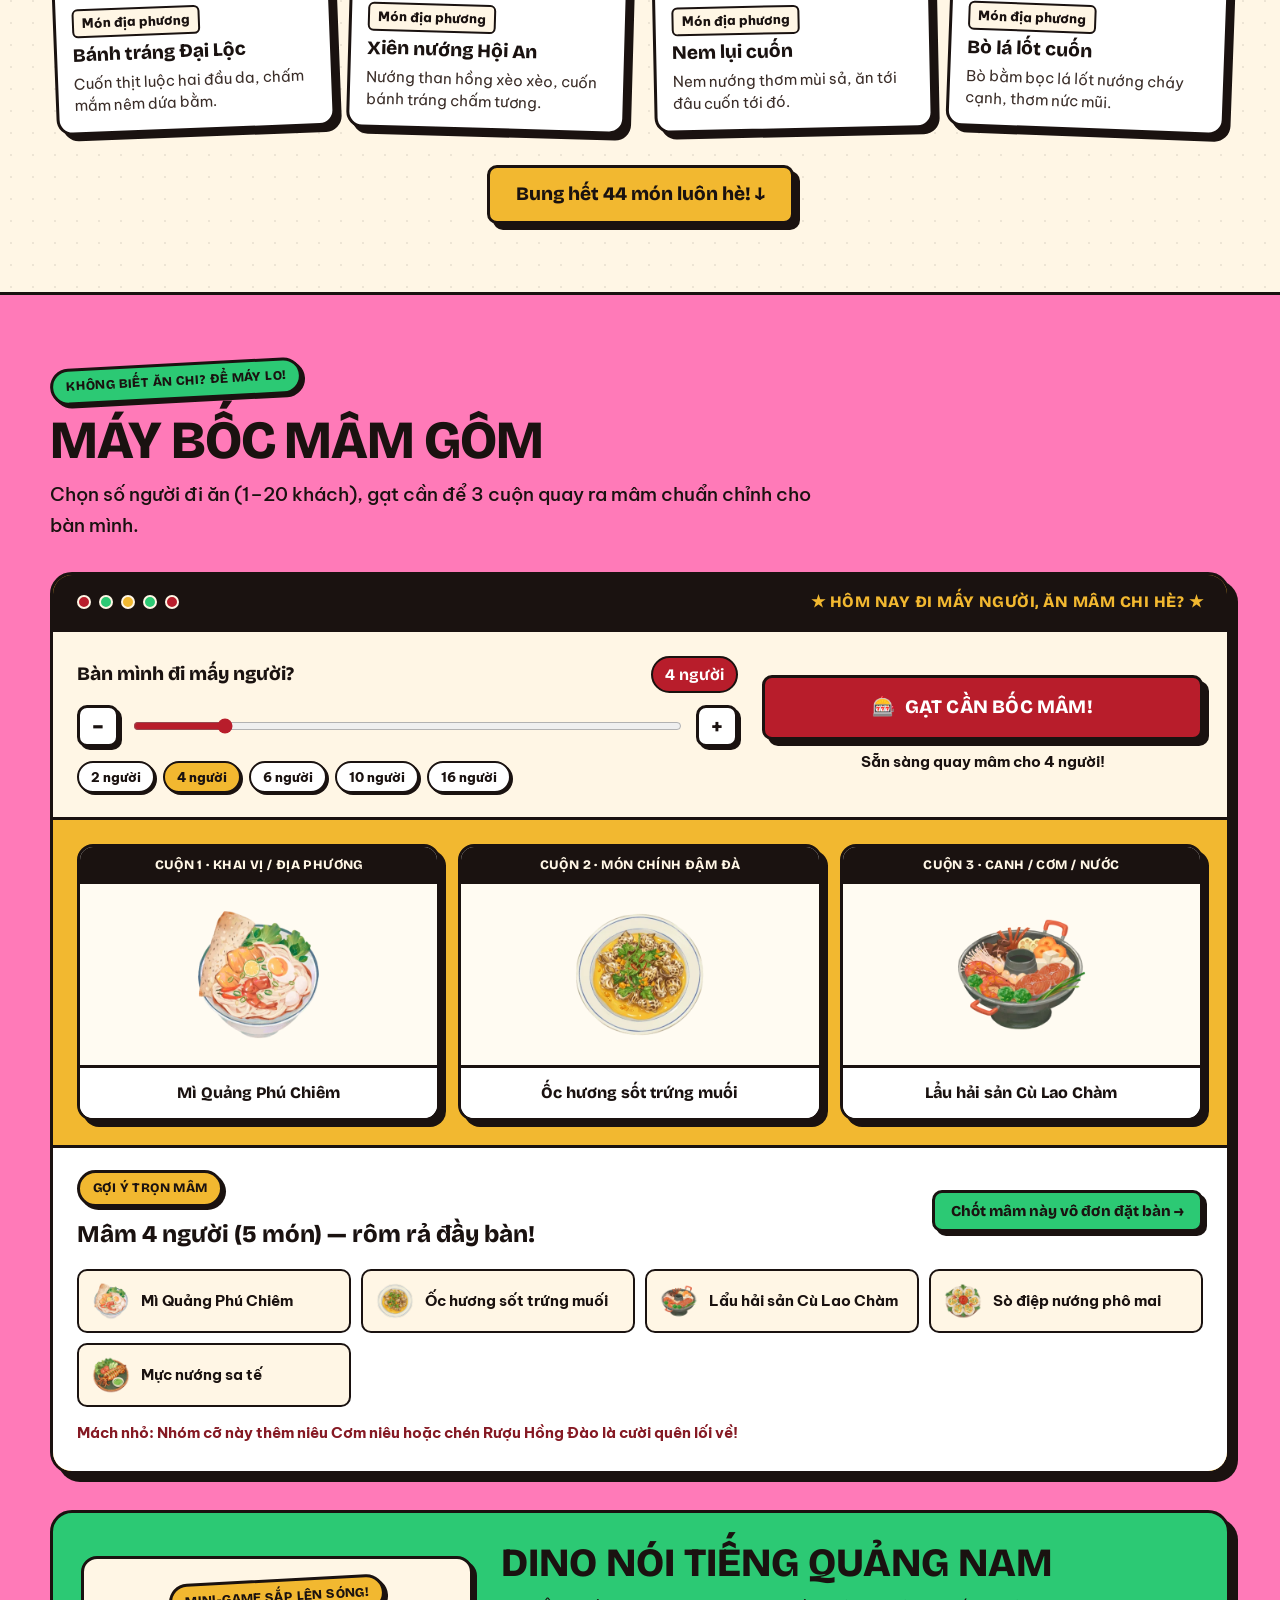
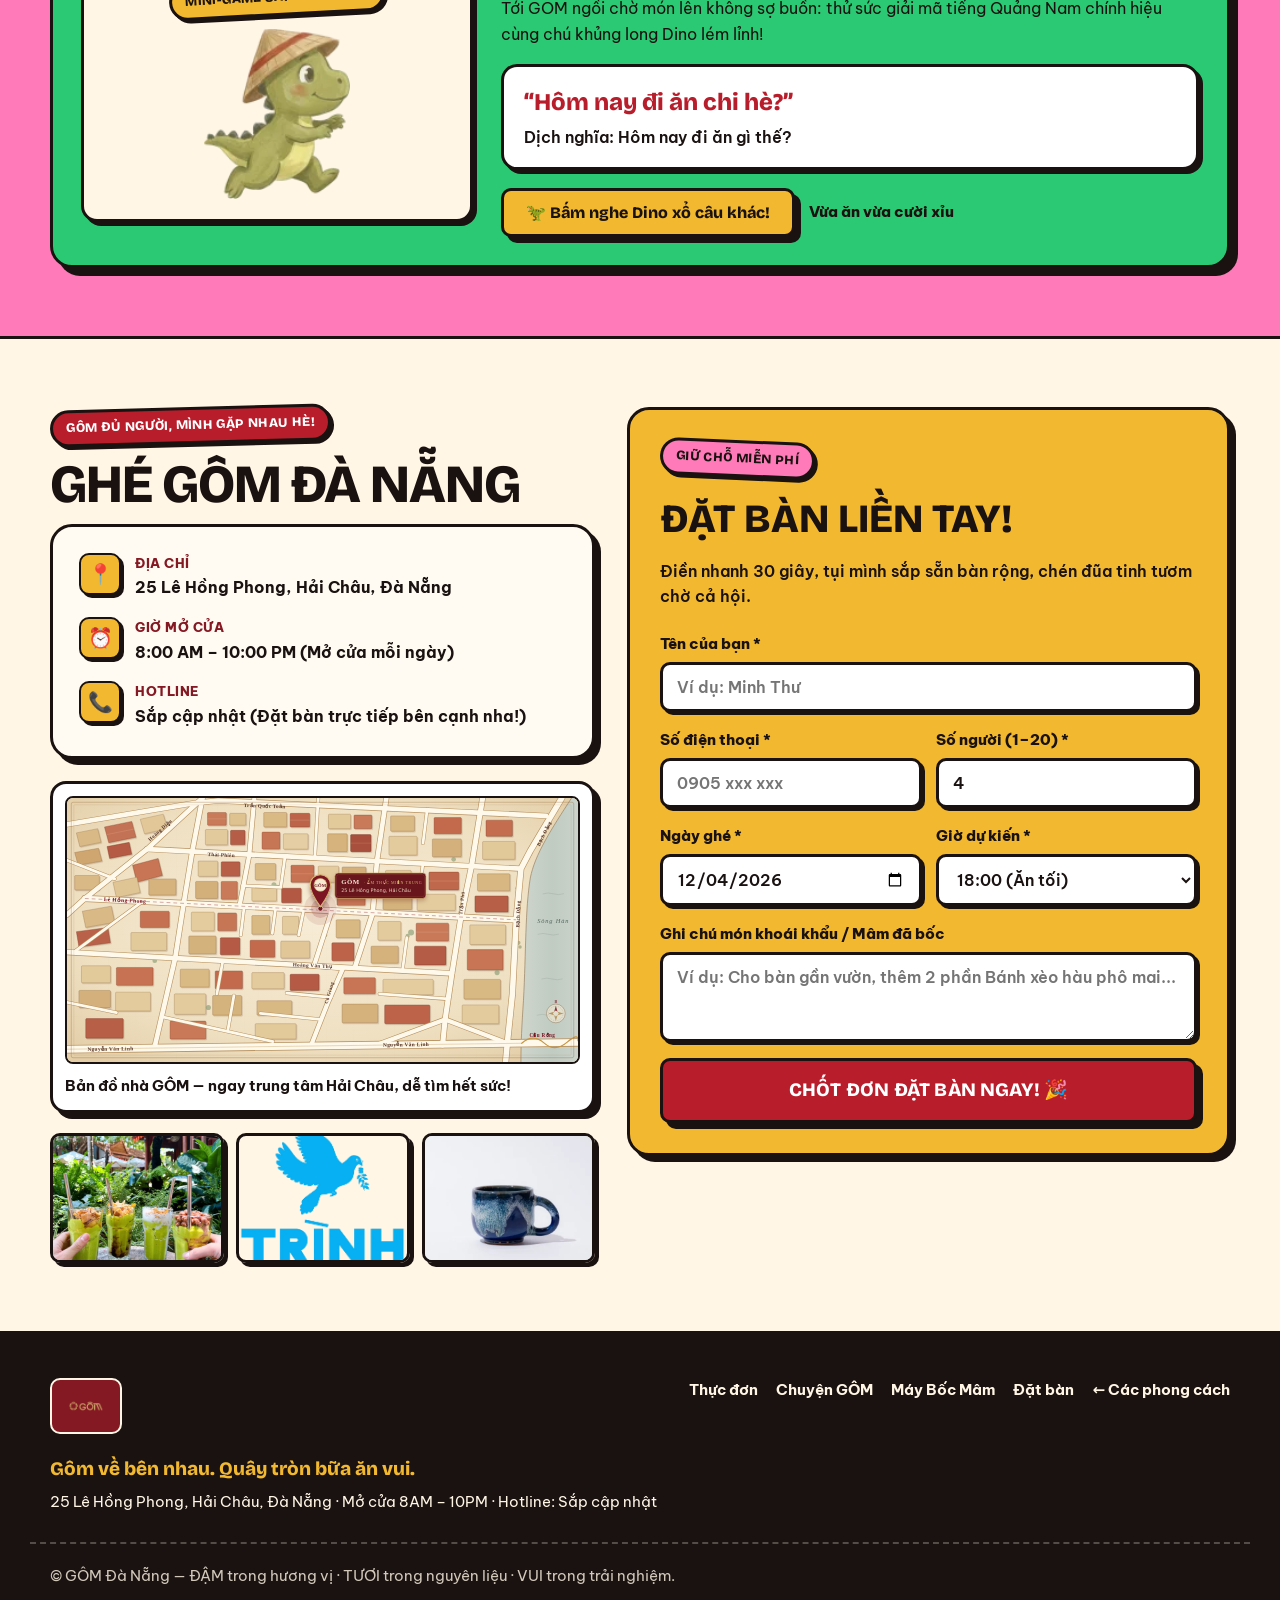
<file: 07-playful-brutalism/index.html>
<!DOCTYPE html>
<html lang="vi">
<head>
  <meta charset="UTF-8">
  <meta name="viewport" content="width=device-width, initial-scale=1.0">
  <title>GÔM — Gôm về bên nhau. Quây tròn bữa ăn vui. | Ẩm thực miền Trung Đà Nẵng</title>
  <meta name="description" content="Nhà hàng ẩm thực miền Trung tại 25 Lê Hồng Phong, Hải Châu, Đà Nẵng. 44 món đậm đà, Máy Bốc Mâm ngẫu nhiên, Dino nói tiếng Quảng Nam.">
  <link rel="preconnect" href="https://fonts.googleapis.com">
  <link rel="preconnect" href="https://fonts.gstatic.com" crossorigin>
  <link href="https://fonts.googleapis.com/css2?family=Archivo:wght@800;900&family=Be+Vietnam+Pro:ital,wght@0,400;0,500;0,600;0,700;0,800;0,900;1,700&family=Bricolage+Grotesque:opsz,wght@12..96,700;12..96,800&display=swap" rel="stylesheet">
  <link rel="stylesheet" href="styles.css">
</head>
<body>
  <!-- Fixed Back to Styles Link -->
  <a href="../index.html" class="back-pill" aria-label="Quay về danh sách các phong cách">
    <span aria-hidden="true">←</span> Các phong cách
  </a>

  <!-- Top Announcement Strip -->
  <div class="top-banner" role="region" aria-label="Thông báo giờ mở cửa">
    <div class="container top-banner__inner">
      <span class="top-banner__pill">MỞ CỬA 8AM – 10PM</span>
      <p class="top-banner__text">25 Lê Hồng Phong, Hải Châu, Đà Nẵng · Hôm nay đi mấy người, ăn mâm chi hè?</p>
    </div>
  </div>

  <!-- Sticky Header -->
  <header class="site-header" id="top">
    <div class="container header__inner">
      <a href="#top" class="brand-badge" aria-label="Trang chủ GÔM">
        <img src="../assets/gom-mark-small.webp" alt="" class="brand-badge__mark" width="36" height="36">
        <img src="../assets/wordmark-header.webp" alt="GÔM" class="brand-badge__wordmark" height="28">
      </a>

      <nav class="main-nav" aria-label="Điều hướng chính">
        <a href="#thuc-don" class="nav-link">Thực đơn</a>
        <a href="#chuyen-gom" class="nav-link">Chuyện GÔM</a>
        <a href="#choi-cung-gom" class="nav-link">Chơi cùng GÔM</a>
        <a href="#ghe-gom" class="nav-link">Ghé GÔM</a>
      </nav>

      <div class="header__actions">
        <a href="#dat-ban" class="btn btn--mustard btn--sm">Đặt bàn liền!</a>
        <button type="button" class="menu-toggle" id="menuToggle" aria-expanded="false" aria-controls="mobileDrawer" aria-label="Mở menu điều hướng">
          <span class="menu-toggle__bar"></span>
          <span class="menu-toggle__bar"></span>
          <span class="menu-toggle__bar"></span>
        </button>
      </div>
    </div>

    <!-- Mobile Drawer -->
    <div class="mobile-drawer" id="mobileDrawer" hidden>
      <div class="container mobile-drawer__inner">
        <a href="#thuc-don" class="mobile-drawer__link">Thực đơn (44 món)</a>
        <a href="#chuyen-gom" class="mobile-drawer__link">Chuyện GÔM</a>
        <a href="#choi-cung-gom" class="mobile-drawer__link">Chơi cùng GÔM</a>
        <a href="#ghe-gom" class="mobile-drawer__link">Ghé GÔM</a>
        <a href="#dat-ban" class="btn btn--red btn--full">Đặt bàn ngay hè!</a>
      </div>
    </div>
  </header>

  <main>
    <!-- HERO SECTION -->
    <section class="hero">
      <div class="container hero__grid">
        <div class="hero__copy">
          <div class="sticker-row">
            <span class="sticker sticker--pink sticker--rot-neg">Ăn chi hè?</span>
            <span class="sticker sticker--mustard sticker--rot-pos">ĐẬM ĐÀ</span>
            <span class="sticker sticker--green sticker--rot-neg-sm">MỚI! 44 MÓN</span>
          </div>

          <h1 class="hero__title">
            GÔM VỀ <span class="highlight-block highlight-block--red">BÊN NHAU.</span><br>
            QUÂY TRÒN <span class="highlight-block highlight-block--mustard">BỮA ĂN VUI.</span>
          </h1>

          <p class="hero__lead">
            <strong>ĐẬM</strong> trong hương vị — <strong>TƯƠI</strong> trong nguyên liệu — <strong>VUI</strong> trong trải nghiệm.
            Món ngon miền Trung đặt giữa bàn, câu chuyện nối câu chuyện tại 25 Lê Hồng Phong, Đà Nẵng.
          </p>

          <div class="hero__cta-group">
            <a href="#choi-cung-gom" class="btn btn--red btn--lg">
              <span>🎰</span> Bốc mâm liền tay!
            </a>
            <a href="#thuc-don" class="btn btn--cream btn--lg">
              Lục 44 món ngon →
            </a>
          </div>

          <ul class="hero__stats" aria-label="Điểm nổi bật của GÔM">
            <li class="stat-chip">
              <strong class="stat-chip__num">44</strong>
              <span class="stat-chip__label">Món miền Trung</span>
            </li>
            <li class="stat-chip">
              <strong class="stat-chip__num">07</strong>
              <span class="stat-chip__label">Nhóm vị đậm đà</span>
            </li>
            <li class="stat-chip">
              <strong class="stat-chip__num">1–20</strong>
              <span class="stat-chip__label">Khách đều có mâm</span>
            </li>
          </ul>
        </div>

        <div class="hero__visual">
          <div class="hero-frame">
            <img src="../assets/photos/gathering.webp" alt="Mâm cơm miền Trung quây quần tại GÔM" class="hero-frame__img">
            <div class="hero-frame__overlay">
              <span class="hero-frame__tag">★ GÔM ĐỦ NGƯỜI, MÌNH GẶP NHAU HÈ!</span>
            </div>
          </div>

          <figure class="floating-card floating-card--rooster" aria-hidden="true">
            <img src="../assets/rooster-card.webp" alt="" width="110" height="110">
            <figcaption>CHUẨN VỊ!</figcaption>
          </figure>

          <figure class="floating-card floating-card--chili" aria-hidden="true">
            <img src="../assets/chili-card.webp" alt="" width="88" height="88">
            <figcaption>CAY ĐÃ!</figcaption>
          </figure>
        </div>
      </div>
    </section>

    <!-- INFINITE MARQUEE TICKER -->
    <section class="marquee-band" aria-label="Danh sách món tiêu biểu chạy ngang">
      <div class="marquee-track">
        <div class="marquee-group">
          <span>MÌ QUẢNG PHÚ CHIÊM</span><span class="marquee-star" aria-hidden="true">★</span>
          <span>BÁNH XÈO HÀU PHÔ MAI</span><span class="marquee-star" aria-hidden="true">★</span>
          <span>CAO LẦU HỘI AN</span><span class="marquee-star" aria-hidden="true">★</span>
          <span>ỐC HƯƠNG SỐT TRỨNG MUỐI</span><span class="marquee-star" aria-hidden="true">★</span>
          <span>LẨU HẢI SẢN CÙ LAO CHÀM</span><span class="marquee-star" aria-hidden="true">★</span>
          <span>CƠM RUỐC HUẾ NHIỀU MÀU</span><span class="marquee-star" aria-hidden="true">★</span>
          <span>CHẢ RAM TÔM ĐẤT</span><span class="marquee-star" aria-hidden="true">★</span>
          <span>CHÈ SEN DỪA NƯỚC</span><span class="marquee-star" aria-hidden="true">★</span>
          <span>RƯỢU HỒNG ĐÀO</span><span class="marquee-star" aria-hidden="true">★</span>
        </div>
        <div class="marquee-group" aria-hidden="true">
          <span>MÌ QUẢNG PHÚ CHIÊM</span><span class="marquee-star">★</span>
          <span>BÁNH XÈO HÀU PHÔ MAI</span><span class="marquee-star">★</span>
          <span>CAO LẦU HỘI AN</span><span class="marquee-star">★</span>
          <span>ỐC HƯƠNG SỐT TRỨNG MUỐI</span><span class="marquee-star">★</span>
          <span>LẨU HẢI SẢN CÙ LAO CHÀM</span><span class="marquee-star">★</span>
          <span>CƠM RUỐC HUẾ NHIỀU MÀU</span><span class="marquee-star">★</span>
          <span>CHẢ RAM TÔM ĐẤT</span><span class="marquee-star">★</span>
          <span>CHÈ SEN DỪA NƯỚC</span><span class="marquee-star">★</span>
          <span>RƯỢU HỒNG ĐÀO</span><span class="marquee-star">★</span>
        </div>
      </div>
    </section>

    <!-- CHUYỆN GÔM -->
    <section class="section section--story" id="chuyen-gom">
      <div class="container">
        <div class="section-head">
          <span class="sticker sticker--mustard sticker--rot-neg-sm">MỘT TIẾNG GỌI THÂN THƯƠNG</span>
          <h2 class="section-title">CHUYỆN CÁI TÊN “GÔM”</h2>
        </div>

        <div class="story-grid">
          <article class="brutal-card brutal-card--cream story-main">
            <p class="story-quote">
              “Gôm hết lại đây ăn miếng cơm nóng rồi kể chuyện đời nghe chơi!”
            </p>
            <p class="body-copy">
              Người miền Trung gọi nhau bằng tiếng <strong>“gôm”</strong> mộc mạc mà thương chi lạ.
              Có khách ghé chơi thì nhà thêm đôi đũa, thêm cái chén; có món ngon mới bưng ra thì gắp cho nhau miếng đầu tiên.
            </p>
            <p class="body-copy">
              Ở GÔM, tụi mình không bày vẽ xa cách. Chỉ có mâm món miền Trung đủ vị mặn mòi biển cả,
              ngọt lành rau vườn, giòn rụm bánh xèo — để cả hội bạn hay gia đình cứ rôm rả từ sáng tới tối.
            </p>

            <div class="story-photos">
              <figure class="photo-polaroid photo-polaroid--left">
                <img src="../assets/photos/garden.webp" alt="Lối đi xanh mát tại GÔM" loading="lazy">
                <figcaption>Góc vườn xanh mát</figcaption>
              </figure>
              <figure class="photo-polaroid photo-polaroid--right">
                <img src="../assets/photos/coffee-together.webp" alt="Quây quần uống cà phê trò chuyện tại GÔM" loading="lazy">
                <figcaption>Ăn xong làm ly cà phê tám tiếp</figcaption>
              </figure>
            </div>
          </article>

          <div class="pillars-stack">
            <article class="brutal-card brutal-card--red pillar-card">
              <div class="pillar-card__head">
                <span class="pillar-badge">01</span>
                <h3>ĐẬM TRONG HƯƠNG VỊ</h3>
              </div>
              <p>Mắm nêm, ruốc Huế, tiêu cay, sả ớt — nêm nếm thẳng tay đúng gu miền Trung, ăn một đũa nhớ tới chiều.</p>
            </article>

            <article class="brutal-card brutal-card--green pillar-card">
              <div class="pillar-card__head">
                <span class="pillar-badge">02</span>
                <h3>TƯƠI TRONG NGUYÊN LIỆU</h3>
              </div>
              <p>Hải sản gỡ lưới sớm, rau sống xanh mướt, dừa nước mát lịm — nguyên liệu tươi mới làm nên nồi lẩu ngọt thanh.</p>
            </article>

            <article class="brutal-card brutal-card--mustard pillar-card">
              <div class="pillar-card__head">
                <span class="pillar-badge">03</span>
                <h3>VUI TRONG TRẢI NGHIỆM</h3>
              </div>
              <p>Băn khoăn ăn chi? Ra gạt cần Máy Bốc Mâm, nghe Dino xổ tiếng Quảng Nam rồi cụng ly Hồng Đào cho rôm!</p>
            </article>
          </div>
        </div>
      </div>
    </section>

    <!-- THỰC ĐƠN — STICKER BOARD -->
    <section class="section section--menu" id="thuc-don">
      <div class="container">
        <div class="section-head section-head--row">
          <div>
            <span class="sticker sticker--pink sticker--rot-pos">BẢNG DÁN 44 MÓN NGON</span>
            <h2 class="section-title">THỰC ĐƠN NHÀ GÔM</h2>
            <p class="section-sub">Rê chuột lên thẻ để “vuốt thẳng” món khoái khẩu. Bấm lọc theo 7 nhóm vị bên dưới!</p>
          </div>
          <div class="menu-counter-box">
            <span class="menu-counter-box__label">ĐANG HIỂN THỊ</span>
            <strong class="menu-counter-box__num" id="menuCount">44 món</strong>
          </div>
        </div>

        <!-- Category Filter Chips -->
        <div class="filter-bar" id="menuFilters" role="tablist" aria-label="Lọc thực đơn theo nhóm món">
          <!-- Rendered by app.js -->
        </div>

        <!-- Chaotic-but-organized Sticker Board -->
        <div class="sticker-board" id="menuGrid" aria-live="polite">
          <!-- Rendered by app.js -->
        </div>

        <div class="menu-more-wrap" id="menuMoreWrap">
          <button type="button" class="btn btn--mustard btn--lg" id="toggleAllDishesBtn">
            Bung hết 44 món luôn hè!
          </button>
        </div>
      </div>
    </section>

    <!-- CHƠI CÙNG GÔM: MÁY BỐC MÂM + DINO -->
    <section class="section section--play" id="choi-cung-gom">
      <div class="container">
        <div class="section-head">
          <span class="sticker sticker--green sticker--rot-neg">KHÔNG BIẾT ĂN CHI? ĐỂ MÁY LO!</span>
          <h2 class="section-title">MÁY BỐC MÂM GÔM</h2>
          <p class="section-sub">Chọn số người đi ăn (1–20 khách), gạt cần để 3 cuộn quay ra mâm chuẩn chỉnh cho bàn mình.</p>
        </div>

        <!-- SLOT MACHINE CABINET -->
        <div class="slot-machine">
          <div class="slot-machine__top">
            <div class="slot-lights" aria-hidden="true">
              <span class="slot-light"></span>
              <span class="slot-light"></span>
              <span class="slot-light"></span>
              <span class="slot-light"></span>
              <span class="slot-light"></span>
            </div>
            <p class="slot-machine__marquee">★ HÔM NAY ĐI MẤY NGƯỜI, ĂN MÂM CHI HÈ? ★</p>
          </div>

          <div class="slot-controls">
            <div class="guest-picker">
              <label for="guestRange" class="guest-picker__label">
                Bàn mình đi mấy người?
                <strong class="guest-picker__badge" id="guestCountDisplay">4 người</strong>
              </label>
              <div class="guest-picker__row">
                <button type="button" class="btn-icon" id="guestMinus" aria-label="Giảm số người">−</button>
                <input type="range" id="guestRange" min="1" max="20" value="4" class="brutal-range" aria-label="Chọn số người từ 1 đến 20">
                <button type="button" class="btn-icon" id="guestPlus" aria-label="Tăng số người">+</button>
              </div>
              <div class="guest-presets" role="group" aria-label="Chọn nhanh số người">
                <button type="button" class="preset-chip" data-guests="2">2 người</button>
                <button type="button" class="preset-chip is-active" data-guests="4">4 người</button>
                <button type="button" class="preset-chip" data-guests="6">6 người</button>
                <button type="button" class="preset-chip" data-guests="10">10 người</button>
                <button type="button" class="preset-chip" data-guests="16">16 người</button>
              </div>
            </div>

            <div class="slot-action">
              <button type="button" class="btn btn--red btn--xl slot-spin-btn" id="spinBtn">
                <span class="slot-spin-btn__icon" aria-hidden="true">🎰</span>
                <span id="spinBtnText">GẠT CẦN BỐC MÂM!</span>
              </button>
              <p class="slot-hint" id="slotStatus" aria-live="polite">Sẵn sàng quay mâm cho 4 người!</p>
            </div>
          </div>

          <!-- 3 REELS -->
          <div class="reels-grid" aria-label="Ba cuộn quay món ăn">
            <div class="reel-box" data-reel="0">
              <div class="reel-box__header">CUỘN 1 · KHAI VỊ / ĐỊA PHƯƠNG</div>
              <div class="reel-window">
                <img src="../assets/dishes/mi-quang-phu-chiem.webp" alt="Mì Quảng Phú Chiêm" class="reel-img" id="reelImg0">
              </div>
              <div class="reel-caption" id="reelName0">Mì Quảng Phú Chiêm</div>
            </div>

            <div class="reel-box" data-reel="1">
              <div class="reel-box__header">CUỘN 2 · MÓN CHÍNH ĐẬM ĐÀ</div>
              <div class="reel-window">
                <img src="../assets/dishes/oc-huong-sot-trung-muoi.webp" alt="Ốc hương sốt trứng muối" class="reel-img" id="reelImg1">
              </div>
              <div class="reel-caption" id="reelName1">Ốc hương sốt trứng muối</div>
            </div>

            <div class="reel-box" data-reel="2">
              <div class="reel-box__header">CUỘN 3 · CANH / CƠM / NƯỚC</div>
              <div class="reel-window">
                <img src="../assets/dishes/lau-hai-san-cu-lao-cham.webp" alt="Lẩu hải sản Cù Lao Chàm" class="reel-img" id="reelImg2">
              </div>
              <div class="reel-caption" id="reelName2">Lẩu hải sản Cù Lao Chàm</div>
            </div>
          </div>

          <!-- FEAST RESULT TRAY -->
          <div class="feast-result" id="feastResult" aria-live="polite">
            <div class="feast-result__head">
              <div>
                <span class="sticker sticker--mustard">GỢI Ý TRỌN MÂM</span>
                <h3 class="feast-result__title" id="feastTitle">Mâm 4 người cực cuốn — bấm gạt cần để đổi gió!</h3>
              </div>
              <button type="button" class="btn btn--green btn--sm" id="applyFeastToBooking">
                Chốt mâm này vô đơn đặt bàn →
              </button>
            </div>
            <ul class="feast-list" id="feastList">
              <!-- Populated by app.js -->
            </ul>
            <p class="feast-note" id="feastNote">Gợi ý: gọi thêm bình Trà sâm dứa thảo mộc là ngồi tám tới 10 giờ tối!</p>
          </div>
        </div>

        <!-- DINO QUẢNG NAM TEASER BLOCK -->
        <div class="dino-teaser">
          <div class="dino-teaser__visual">
            <span class="sticker sticker--mustard sticker--rot-neg">MINI-GAME SẮP LÊN SÓNG!</span>
            <img src="../assets/dino-card.webp" alt="Chú khủng long Dino nói tiếng Quảng Nam" class="dino-teaser__img">
          </div>

          <div class="dino-teaser__body">
            <h3 class="dino-teaser__title">DINO NÓI TIẾNG QUẢNG NAM</h3>
            <p class="body-copy">
              Tới GÔM ngồi chờ món lên không sợ buồn: thử sức giải mã tiếng Quảng Nam chính hiệu cùng chú khủng long Dino lém lỉnh!
            </p>

            <div class="dino-bubble" id="dinoBubble" aria-live="polite">
              <p class="dino-bubble__phrase" id="dinoPhrase">“Hôm nay đi ăn chi hè?”</p>
              <p class="dino-bubble__meaning" id="dinoMeaning">Dịch nghĩa: Hôm nay đi ăn gì thế?</p>
            </div>

            <div class="dino-teaser__actions">
              <button type="button" class="btn btn--mustard" id="dinoSpeakBtn">
                🦖 Bấm nghe Dino xổ câu khác!
              </button>
              <span class="dino-teaser__tag">Vừa ăn vừa cười xỉu</span>
            </div>
          </div>
        </div>
      </div>
    </section>

    <!-- GHÉ GÔM + ĐẶT BÀN -->
    <section class="section section--visit" id="ghe-gom">
      <div class="container visit-grid">
        <!-- Info + Map -->
        <div class="visit-info">
          <span class="sticker sticker--red sticker--rot-neg-sm">GÔM ĐỦ NGƯỜI, MÌNH GẶP NHAU HÈ!</span>
          <h2 class="section-title">GHÉ GÔM ĐÀ NẴNG</h2>

          <div class="brutal-card brutal-card--cream info-list">
            <div class="info-row">
              <span class="info-row__icon" aria-hidden="true">📍</span>
              <div>
                <strong class="info-row__label">Địa chỉ</strong>
                <p class="info-row__val">25 Lê Hồng Phong, Hải Châu, Đà Nẵng</p>
              </div>
            </div>
            <div class="info-row">
              <span class="info-row__icon" aria-hidden="true">⏰</span>
              <div>
                <strong class="info-row__label">Giờ mở cửa</strong>
                <p class="info-row__val">8:00 AM – 10:00 PM (Mở cửa mỗi ngày)</p>
              </div>
            </div>
            <div class="info-row">
              <span class="info-row__icon" aria-hidden="true">📞</span>
              <div>
                <strong class="info-row__label">Hotline</strong>
                <p class="info-row__val">Sắp cập nhật (Đặt bàn trực tiếp bên cạnh nha!)</p>
              </div>
            </div>
          </div>

          <figure class="map-frame">
            <img src="../assets/gom-map-danang.svg" alt="Bản đồ chỉ đường đến GÔM tại 25 Lê Hồng Phong, Hải Châu, Đà Nẵng" loading="lazy">
            <figcaption>Bản đồ nhà GÔM — ngay trung tâm Hải Châu, dễ tìm hết sức!</figcaption>
          </figure>

          <div class="vibe-strip" aria-label="Không khí tại GÔM">
            <img src="../assets/photos/drinks.webp" alt="Thức uống mát lạnh tại GÔM" loading="lazy">
            <img src="../assets/photos/01-89190164.webp" alt="Không gian ấm cúng tại GÔM" loading="lazy">
            <img src="../assets/photos/05-32dbd512.webp" alt="Góc ngồi quây quần tại GÔM" loading="lazy">
          </div>
        </div>

        <!-- Chunky Booking Form -->
        <div class="booking-wrap" id="dat-ban">
          <div class="brutal-card brutal-card--mustard booking-card">
            <div class="booking-card__head">
              <span class="sticker sticker--pink sticker--rot-pos">GIỮ CHỖ MIỄN PHÍ</span>
              <h2 class="booking-card__title">ĐẶT BÀN LIỀN TAY!</h2>
              <p class="booking-card__sub">Điền nhanh 30 giây, tụi mình sắp sẵn bàn rộng, chén đũa tinh tươm chờ cả hội.</p>
            </div>

            <form class="booking-form" id="bookingForm" novalidate>
              <div class="form-field">
                <label for="bookName">Tên của bạn <span aria-hidden="true">*</span></label>
                <input type="text" id="bookName" name="name" placeholder="Ví dụ: Minh Thư" required autocomplete="name">
              </div>

              <div class="form-row-2">
                <div class="form-field">
                  <label for="bookPhone">Số điện thoại <span aria-hidden="true">*</span></label>
                  <input type="tel" id="bookPhone" name="phone" placeholder="0905 xxx xxx" required autocomplete="tel">
                </div>
                <div class="form-field">
                  <label for="bookGuests">Số người (1–20) <span aria-hidden="true">*</span></label>
                  <input type="number" id="bookGuests" name="guests" min="1" max="20" value="4" required>
                </div>
              </div>

              <div class="form-row-2">
                <div class="form-field">
                  <label for="bookDate">Ngày ghé <span aria-hidden="true">*</span></label>
                  <input type="date" id="bookDate" name="date" required>
                </div>
                <div class="form-field">
                  <label for="bookTime">Giờ dự kiến <span aria-hidden="true">*</span></label>
                  <select id="bookTime" name="time" required>
                    <option value="08:30">08:30 (Ăn sáng)</option>
                    <option value="11:30">11:30 (Ăn trưa)</option>
                    <option value="12:30">12:30 (Ăn trưa)</option>
                    <option value="18:00" selected>18:00 (Ăn tối)</option>
                    <option value="19:00">19:00 (Ăn tối)</option>
                    <option value="20:00">20:00 (Ăn tối)</option>
                    <option value="21:00">21:00 (Ăn khuya)</option>
                  </select>
                </div>
              </div>

              <div class="form-field">
                <label for="bookNote">Ghi chú món khoái khẩu / Mâm đã bốc</label>
                <textarea id="bookNote" name="note" rows="3" placeholder="Ví dụ: Cho bàn gần vườn, thêm 2 phần Bánh xèo hàu phô mai..."></textarea>
              </div>

              <p class="form-error" id="formError" role="alert" hidden></p>

              <button type="submit" class="btn btn--red btn--xl btn--full">
                CHỐT ĐƠN ĐẶT BÀN NGAY! 🎉
              </button>
            </form>

            <!-- Confirmation State -->
            <div class="booking-success" id="bookingSuccess" hidden aria-live="polite">
              <div class="booking-success__badge">ĐÃ NHẬN KÈO! ★</div>
              <h3 class="booking-success__title">GÔM XẾP BÀN SẴN RỒI NHA!</h3>
              <p class="booking-success__summary" id="bookingSummary"></p>
              <p class="booking-success__note">
                Hẹn gặp bạn tại <strong>25 Lê Hồng Phong, Hải Châu, Đà Nẵng</strong>. Có thay đổi chi cứ nhắn lại tụi mình hè!
              </p>
              <button type="button" class="btn btn--cream" id="resetBookingBtn">
                Đặt thêm bàn khác
              </button>
            </div>
          </div>
        </div>
      </div>
    </section>
  </main>

  <!-- FOOTER -->
  <footer class="site-footer">
    <div class="container footer__inner">
      <div class="footer__brand">
        <div class="footer__logo-box">
          <img src="../assets/wordmark-header.webp" alt="GÔM" height="36">
        </div>
        <p class="footer__slogan">Gôm về bên nhau. Quây tròn bữa ăn vui.</p>
        <p class="footer__meta">25 Lê Hồng Phong, Hải Châu, Đà Nẵng · Mở cửa 8AM – 10PM · Hotline: Sắp cập nhật</p>
      </div>

      <nav class="footer__nav" aria-label="Điều hướng chân trang">
        <a href="#thuc-don">Thực đơn</a>
        <a href="#chuyen-gom">Chuyện GÔM</a>
        <a href="#choi-cung-gom">Máy Bốc Mâm</a>
        <a href="#dat-ban">Đặt bàn</a>
        <a href="../index.html">← Các phong cách</a>
      </nav>
    </div>
    <div class="container footer__bottom">
      <p>© GÔM Đà Nẵng — ĐẬM trong hương vị · TƯƠI trong nguyên liệu · VUI trong trải nghiệm.</p>
    </div>
  </footer>

  <!-- Confetti Layer (pure DOM/CSS) -->
  <div class="confetti-layer" id="confettiLayer" aria-hidden="true"></div>

  <script src="app.js"></script>
</body>
</html>
</file>
<file: 01-editorial/styles.css>
/* ==========================================================================
   GÔM — Editorial Frame Concept (Cloned from Pizza 4P's Structural Architecture)
   Unified 5-Step Type Scale + High-Clarity Vietnamese Typography
   ========================================================================== */

:root {
  --cream: #f7f1e6;
  --parchment: #ede3cf;
  --surface: #fffdf8;
  --lacquer: #851923;
  --deep: #621018;
  --gold: #d4b273;
  --ink: #2c1512;
  --ink-muted: #593b33;
  --hairline: rgba(98, 16, 24, 0.2);
  --hairline-light: rgba(247, 241, 230, 0.34);

  --font-serif: "Playfair Display", Georgia, "Times New Roman", serif;
  --font-sans: "Be Vietnam Pro", -apple-system, BlinkMacSystemFont, sans-serif;

  /* Disciplined 5-step type scale: no erratic jumps */
  --text-xs: 12px;
  --text-sm: 14px;
  --text-base: 16px;
  --text-lg: 21px;
  --text-h2: clamp(30px, 3vw, 42px);
  --text-h1: clamp(36px, 4vw, 54px);

  --header-h: 84px;
}

*,
*::before,
*::after {
  box-sizing: border-box;
}

html {
  scroll-behavior: smooth;
}

body {
  margin: 0;
  background: var(--cream);
  color: var(--ink);
  font-family: var(--font-sans);
  font-size: var(--text-base);
  line-height: 1.65;
  -webkit-font-smoothing: antialiased;
  overflow-x: hidden;
}

body.drawer-open {
  overflow: hidden;
}

img {
  display: block;
  max-width: 100%;
}

a {
  color: inherit;
  text-decoration: none;
}

button {
  font: inherit;
  color: inherit;
  background: none;
  border: 0;
  cursor: pointer;
}

/* ==========================================================================
   SIGNATURE HORIZONTAL OVAL CTAS (Consistent, Crisp Sans Labels)
   ========================================================================== */
.oval-btn {
  display: inline-flex;
  align-items: center;
  justify-content: center;
  text-align: center;
  min-width: 152px;
  height: 76px;
  padding: 0 28px;
  border-radius: 999px;
  font-family: var(--font-sans);
  font-size: var(--text-xs);
  font-weight: 700;
  letter-spacing: 0.12em;
  line-height: 1.4;
  text-transform: uppercase;
  transition: transform 0.25s cubic-bezier(0.22, 1, 0.36, 1),
    background-color 0.22s ease,
    color 0.22s ease,
    border-color 0.22s ease;
}

.oval-btn:hover {
  transform: scale(1.04);
}

.oval-cream-solid {
  background: var(--surface);
  color: var(--deep);
}
.oval-cream-solid:hover {
  background: #ffffff;
}

.oval-lacquer-solid {
  background: var(--lacquer);
  color: var(--cream);
}
.oval-lacquer-solid:hover {
  background: var(--deep);
}

.oval-outline-dark {
  border: 1.5px solid var(--deep);
  color: var(--deep);
  background: transparent;
}
.oval-outline-dark:hover {
  background: var(--deep);
  color: var(--cream);
}

.oval-outline-light {
  border: 1.5px solid var(--cream);
  color: var(--cream);
  background: transparent;
}
.oval-outline-light:hover {
  background: var(--cream);
  color: var(--deep);
}

/* ==========================================================================
   FIXED TOP HEADER (Transparent over Hero -> Solid Cream on Scroll)
   ========================================================================== */
.site-header {
  position: fixed;
  top: 0;
  left: 0;
  right: 0;
  z-index: 100;
  height: var(--header-h);
  color: var(--cream);
  background: linear-gradient(180deg, rgba(36, 7, 10, 0.56) 0%, rgba(36, 7, 10, 0) 100%);
  border-bottom: 1px solid transparent;
  transition: background-color 0.28s ease, color 0.28s ease, border-color 0.28s ease;
}

.site-header.is-scrolled,
.site-header.is-drawer-open {
  background: var(--cream);
  color: var(--deep);
  border-bottom-color: var(--hairline);
}

.header-inner {
  height: 100%;
  padding: 0 36px;
  display: flex;
  align-items: center;
  justify-content: space-between;
  gap: 24px;
}

.brand-lockup {
  display: inline-flex;
  align-items: center;
  gap: 14px;
}

.brand-wordmark {
  height: 42px;
  width: auto;
  object-fit: contain;
  transition: filter 0.28s ease;
}

.site-header.is-scrolled .brand-wordmark,
.site-header.is-drawer-open .brand-wordmark {
  filter: brightness(0.3) sepia(0.65) hue-rotate(316deg) saturate(4.2);
}

.brand-market {
  font-size: var(--text-xs);
  font-weight: 600;
  letter-spacing: 0.14em;
  padding-left: 14px;
  border-left: 1px solid currentColor;
  opacity: 0.9;
}

.header-right {
  display: flex;
  align-items: center;
  gap: 24px;
}

.utility-nav {
  display: flex;
  align-items: center;
  gap: 24px;
}

.utility-link {
  display: inline-flex;
  align-items: center;
  gap: 7px;
  font-size: var(--text-xs);
  font-weight: 600;
  letter-spacing: 0.1em;
  padding: 6px 0;
  transition: opacity 0.2s ease;
}

.utility-link:hover {
  text-decoration: underline;
  text-underline-offset: 5px;
}

/* Language Dropdown */
.lang-dropdown {
  position: relative;
}

.lang-trigger {
  display: inline-flex;
  align-items: center;
  gap: 6px;
  font-size: var(--text-xs);
  font-weight: 700;
  letter-spacing: 0.08em;
  padding: 6px 10px;
}

.lang-menu {
  position: absolute;
  top: calc(100% + 10px);
  right: 0;
  min-width: 164px;
  margin: 0;
  padding: 6px;
  list-style: none;
  background: var(--surface);
  color: var(--deep);
  border: 1px solid var(--hairline);
  box-shadow: 0 12px 28px rgba(44, 21, 18, 0.16);
  display: none;
}

.lang-dropdown.is-open .lang-menu {
  display: block;
}

.lang-menu button {
  width: 100%;
  text-align: left;
  padding: 9px 12px;
  font-size: var(--text-sm);
  font-weight: 500;
  transition: background-color 0.18s ease;
}

.lang-menu button:hover,
.lang-menu button.is-active {
  background: var(--parchment);
  font-weight: 600;
}

/* Circular 46px Hamburger Button */
.menu-circle-btn {
  width: 46px;
  height: 46px;
  border-radius: 50%;
  border: 1.5px solid currentColor;
  display: grid;
  place-items: center;
  transition: background-color 0.22s ease, color 0.22s ease;
}

.menu-circle-btn:hover {
  background: currentColor;
}
.menu-circle-btn:hover .hamburger-lines span {
  background: var(--deep);
}
.site-header.is-scrolled .menu-circle-btn:hover .hamburger-lines span,
.site-header.is-drawer-open .menu-circle-btn:hover .hamburger-lines span {
  background: var(--cream);
}

.hamburger-lines {
  width: 18px;
  height: 12px;
  position: relative;
  display: block;
}

.hamburger-lines span {
  position: absolute;
  left: 0;
  right: 0;
  height: 1.6px;
  background: currentColor;
  transition: transform 0.26s ease, opacity 0.2s ease, top 0.26s ease;
}

.hamburger-lines span:nth-child(1) { top: 0; }
.hamburger-lines span:nth-child(2) { top: 5px; }
.hamburger-lines span:nth-child(3) { top: 10px; }

.menu-circle-btn[aria-expanded="true"] .hamburger-lines span:nth-child(1) {
  top: 5px;
  transform: rotate(45deg);
}
.menu-circle-btn[aria-expanded="true"] .hamburger-lines span:nth-child(2) {
  opacity: 0;
}
.menu-circle-btn[aria-expanded="true"] .hamburger-lines span:nth-child(3) {
  top: 5px;
  transform: rotate(-45deg);
}

/* ==========================================================================
   FULL-SCREEN NAVIGATION DRAWER
   ========================================================================== */
.fullscreen-drawer {
  position: fixed;
  inset: var(--header-h) 0 0 0;
  z-index: 95;
  background: var(--cream);
  color: var(--deep);
  opacity: 0;
  pointer-events: none;
  transform: translateY(-8px);
  transition: opacity 0.28s ease, transform 0.3s cubic-bezier(0.22, 1, 0.36, 1);
  overflow-y: auto;
}

.fullscreen-drawer.is-open {
  opacity: 1;
  pointer-events: auto;
  transform: translateY(0);
}

.drawer-inner {
  min-height: 100%;
  padding: 40px 56px 56px;
  display: flex;
  flex-direction: column;
  justify-content: space-between;
  gap: 44px;
}

.drawer-region-wrap {
  position: relative;
  display: inline-block;
}

.drawer-region-btn {
  display: inline-flex;
  align-items: center;
  gap: 18px;
  padding-bottom: 8px;
  border-bottom: 1.5px solid var(--deep);
  font-family: var(--font-serif);
  font-size: var(--text-lg);
  font-weight: 600;
}

.drawer-region-list {
  position: absolute;
  top: calc(100% + 6px);
  left: 0;
  min-width: 280px;
  margin: 0;
  padding: 6px;
  list-style: none;
  background: var(--surface);
  border: 1px solid var(--hairline);
  box-shadow: 0 12px 26px rgba(44, 21, 18, 0.14);
  display: none;
  z-index: 5;
}

.drawer-region-wrap.is-open .drawer-region-list {
  display: block;
}

.drawer-region-list button {
  width: 100%;
  text-align: left;
  padding: 10px 12px;
  font-size: var(--text-sm);
}
.drawer-region-list button:hover {
  background: var(--parchment);
}

.drawer-grid {
  display: grid;
  grid-template-columns: 1.15fr 1.15fr 0.9fr;
  gap: 40px;
  align-items: end;
}

.drawer-col-primary {
  display: flex;
  flex-direction: column;
  gap: 12px;
}

.drawer-serif-link {
  font-family: var(--font-serif);
  font-size: var(--text-h2);
  font-weight: 500;
  line-height: 1.22;
  transition: color 0.2s ease, transform 0.22s ease;
}

.drawer-serif-link:hover {
  color: var(--lacquer);
  transform: translateX(6px);
}

.drawer-col-meta {
  display: flex;
  flex-direction: column;
  gap: 28px;
  padding-left: 28px;
  border-left: 1px solid var(--hairline);
}

.drawer-meta-links {
  display: flex;
  flex-direction: column;
  gap: 10px;
  font-size: var(--text-sm);
  color: var(--ink-muted);
}

.drawer-meta-btn {
  text-align: left;
  font-weight: 700;
  color: var(--lacquer);
  text-decoration: underline;
  text-underline-offset: 4px;
}

.drawer-social-title {
  font-family: var(--font-serif);
  font-size: var(--text-lg);
  font-weight: 600;
  margin: 0 0 12px;
}

.social-icons {
  display: flex;
  align-items: center;
  gap: 14px;
}

.social-icons a {
  width: 38px;
  height: 38px;
  border-radius: 50%;
  border: 1px solid var(--hairline);
  display: grid;
  place-items: center;
  transition: background-color 0.2s ease, color 0.2s ease;
}

.social-icons a:hover {
  background: var(--deep);
  color: var(--cream);
  border-color: var(--deep);
}

/* ==========================================================================
   1. HERO / FIRST VIEW (100vh Full-Bleed + Regions + GÔM!!! Card)
   ========================================================================== */
.hero-fv {
  position: relative;
  min-height: 100svh;
  display: flex;
  align-items: flex-end;
  overflow: hidden;
  background: #28080b;
  color: var(--cream);
}

.hero-media {
  position: absolute;
  inset: 0;
  z-index: 0;
}

.hero-media video {
  width: 100%;
  height: 100%;
  object-fit: cover;
  filter: saturate(0.92) contrast(1.04);
}

.hero-scrim {
  position: absolute;
  inset: 0;
  background:
    linear-gradient(180deg, rgba(36, 7, 10, 0.62) 0%, rgba(36, 7, 10, 0.28) 42%, rgba(36, 7, 10, 0.82) 100%),
    linear-gradient(90deg, rgba(36, 7, 10, 0.72) 0%, rgba(36, 7, 10, 0.16) 58%);
}

.hero-content {
  position: relative;
  z-index: 2;
  width: 100%;
  padding: calc(var(--header-h) + 32px) 44px 48px;
  display: flex;
  align-items: flex-end;
  justify-content: space-between;
  gap: 32px;
}

.hero-regions {
  display: flex;
  flex-direction: column;
  align-items: flex-start;
  gap: 6px;
}

.region-item {
  font-family: var(--font-serif);
  font-size: var(--text-h2);
  font-weight: 500;
  line-height: 1.15;
  color: rgba(247, 241, 230, 0.5);
  transition: color 0.22s ease, transform 0.22s ease;
}

.region-item:hover {
  color: rgba(247, 241, 230, 0.88);
  transform: translateX(4px);
}

.region-item.is-active {
  color: var(--cream);
  font-style: italic;
}

.hero-region-note {
  margin: 16px 0 0;
  font-size: var(--text-sm);
  font-weight: 500;
  color: var(--gold);
  max-width: 420px;
  line-height: 1.55;
}

/* Floating GÔM!!! Split-Flap Counter Card */
.wow-card {
  width: min(376px, 100%);
  padding: 24px 26px 22px;
  background: var(--lacquer);
  color: var(--cream);
  border: 1px solid rgba(212, 178, 115, 0.48);
  box-shadow: 0 20px 48px rgba(20, 4, 6, 0.5);
}

.wow-head {
  display: flex;
  align-items: baseline;
  justify-content: space-between;
  gap: 12px;
  margin-bottom: 12px;
}

.wow-title {
  font-family: var(--font-serif);
  font-size: 30px;
  font-weight: 700;
  letter-spacing: 0.03em;
  line-height: 1;
  color: var(--gold);
}

.wow-since {
  font-size: var(--text-xs);
  opacity: 0.9;
}

.wow-copy {
  margin: 0 0 12px;
  font-size: var(--text-sm);
  line-height: 1.55;
  color: rgba(247, 241, 230, 0.94);
}

.wow-link {
  display: inline-block;
  margin-bottom: 16px;
  font-size: var(--text-xs);
  font-weight: 700;
  letter-spacing: 0.08em;
  text-transform: uppercase;
  color: var(--gold);
  border-bottom: 1px solid var(--gold);
  padding-bottom: 2px;
}

.flip-counter {
  display: flex;
  align-items: center;
  gap: 4px;
}

.flip-digit {
  flex: 1;
  min-width: 28px;
  height: 44px;
  background: #23070a;
  color: var(--cream);
  border: 1px solid rgba(212, 178, 115, 0.28);
  border-radius: 3px;
  display: grid;
  place-items: center;
  font-family: var(--font-sans);
  font-size: 20px;
  font-weight: 700;
  position: relative;
}

.flip-digit::after {
  content: "";
  position: absolute;
  left: 0;
  right: 0;
  top: 50%;
  height: 1px;
  background: rgba(247, 241, 230, 0.14);
}

.flip-comma {
  font-size: 18px;
  font-weight: 700;
  color: var(--gold);
  align-self: flex-end;
  padding-bottom: 4px;
}

.wow-caption {
  display: block;
  margin-top: 10px;
  font-size: var(--text-xs);
  letter-spacing: 0.04em;
  opacity: 0.88;
  text-align: right;
}

/* ==========================================================================
   2. MANIFESTO INTRO
   ========================================================================== */
.section-manifesto {
  padding: clamp(80px, 9vw, 120px) 24px clamp(52px, 6vw, 76px);
  text-align: center;
  background: var(--cream);
}

.container-narrow {
  max-width: 820px;
  margin: 0 auto;
}

.manifesto-heading {
  margin: 0 0 18px;
  font-family: var(--font-serif);
  font-size: var(--text-h1);
  font-weight: 600;
  line-height: 1.2;
  color: var(--deep);
}

.manifesto-sub {
  margin: 0 auto;
  max-width: 660px;
  font-size: var(--text-base);
  color: var(--ink-muted);
  line-height: 1.7;
}

/* ==========================================================================
   3. INTERACTIVE EDITORIAL FLIPBOOK (Sổ Tay GÔM)
   ========================================================================== */
.section-flipbook {
  position: relative;
  padding: 20px 24px clamp(80px, 9vw, 116px);
  background: var(--cream);
  overflow: hidden;
}

.flipbook-bg-motif {
  position: absolute;
  inset: 0;
  color: var(--lacquer);
  pointer-events: none;
}

.flipbook-bg-motif svg {
  width: 100%;
  height: 100%;
}

.flipbook-stage {
  position: relative;
  z-index: 2;
  max-width: 980px;
  margin: 0 auto;
  display: flex;
  flex-direction: column;
  align-items: center;
  gap: 28px;
}

.booklet-viewport {
  width: 100%;
  display: grid;
  grid-template-columns: 46px 1fr 46px;
  align-items: center;
  gap: 18px;
}

.book-arrow {
  width: 46px;
  height: 46px;
  border-radius: 50%;
  border: 1.5px solid var(--hairline);
  background: var(--surface);
  color: var(--deep);
  font-size: 24px;
  line-height: 1;
  display: grid;
  place-items: center;
  transition: background-color 0.2s ease, color 0.2s ease;
}

.book-arrow:hover:not(:disabled) {
  background: var(--deep);
  color: var(--cream);
  border-color: var(--deep);
}

.book-arrow:disabled {
  opacity: 0.3;
  cursor: not-allowed;
}

.booklet-spread {
  display: grid;
  grid-template-columns: 1fr 1fr;
  min-height: 460px;
  background: var(--surface);
  border: 1px solid var(--hairline);
  box-shadow: 0 22px 52px rgba(44, 21, 18, 0.14);
  transform-origin: center top;
  transition: transform 0.26s ease;
}

.book-page {
  padding: 40px 38px;
  display: flex;
  flex-direction: column;
  justify-content: space-between;
}

.book-page-left {
  border-right: 1px solid var(--hairline);
  background: linear-gradient(90deg, var(--surface) 92%, rgba(98, 16, 24, 0.05) 100%);
}

.book-page-right {
  background: linear-gradient(270deg, var(--surface) 92%, rgba(98, 16, 24, 0.04) 100%);
}

.book-page.is-cover {
  background: var(--deep);
  color: var(--cream);
}

.book-eyebrow {
  font-size: var(--text-xs);
  font-weight: 700;
  letter-spacing: 0.12em;
  text-transform: uppercase;
  color: var(--lacquer);
  margin: 0 0 12px;
}

.book-page.is-cover .book-eyebrow {
  color: var(--gold);
}

.book-title {
  font-family: var(--font-serif);
  font-size: clamp(24px, 2.4vw, 32px);
  font-weight: 600;
  line-height: 1.25;
  margin: 0 0 16px;
  color: var(--deep);
}

.book-page.is-cover .book-title {
  color: var(--cream);
}

.book-text {
  margin: 0;
  font-size: var(--text-sm);
  line-height: 1.75;
  color: var(--ink-muted);
}

.book-page.is-cover .book-text {
  color: rgba(247, 241, 230, 0.9);
}

.book-photo {
  width: 100%;
  height: 210px;
  object-fit: cover;
  margin-bottom: 18px;
}

.book-photo.is-dish {
  object-fit: contain;
  background: var(--cream);
  padding: 12px;
}

.book-folio {
  font-size: var(--text-xs);
  font-weight: 600;
  letter-spacing: 0.1em;
  color: var(--ink-muted);
  margin-top: 20px;
}

.book-page.is-cover .book-folio {
  color: var(--gold);
}

/* Floating Warm-Parchment Pill Toolbar */
.booklet-toolbar {
  display: inline-flex;
  align-items: center;
  gap: 8px;
  padding: 8px 18px;
  border-radius: 999px;
  background: var(--parchment);
  border: 1px solid var(--hairline);
  box-shadow: 0 10px 26px rgba(44, 21, 18, 0.12);
  color: var(--deep);
}

.booklet-toolbar button {
  width: 32px;
  height: 32px;
  border-radius: 50%;
  display: grid;
  place-items: center;
  font-size: 15px;
  font-weight: 600;
  transition: background-color 0.18s ease;
}

.booklet-toolbar button:hover {
  background: rgba(98, 16, 24, 0.12);
}

.tb-page {
  font-size: var(--text-sm);
  font-weight: 700;
  min-width: 52px;
  text-align: center;
}

.tb-sep {
  width: 1px;
  height: 18px;
  background: var(--hairline);
  margin: 0 4px;
}

/* ==========================================================================
   4. 50/50 SPLIT: GHÉ GÔM | THỰC ĐƠN
   ========================================================================== */
.section-split-50 {
  display: grid;
  grid-template-columns: 1fr 1fr;
}

.split-panel {
  padding: clamp(56px, 6vw, 84px) clamp(28px, 5vw, 68px);
  display: flex;
  flex-direction: column;
}

.split-location {
  background: var(--deep);
  color: var(--cream);
}

.split-menu {
  background: var(--parchment);
  color: var(--deep);
}

.split-inner {
  width: 100%;
  max-width: 500px;
  margin: 0 auto;
  display: flex;
  flex-direction: column;
  align-items: center;
  height: 100%;
}

.split-title {
  margin: 0 0 24px;
  font-family: var(--font-serif);
  font-size: var(--text-h2);
  font-weight: 600;
  line-height: 1.15;
}

.split-title.light { color: var(--cream); }
.split-title.dark { color: var(--deep); }

.loc-tabs {
  display: flex;
  align-items: center;
  gap: 28px;
  margin-bottom: 24px;
}

.loc-tab {
  position: relative;
  font-size: var(--text-sm);
  font-weight: 600;
  color: rgba(247, 241, 230, 0.62);
  padding-top: 12px;
  transition: color 0.2s ease;
}

.loc-tab.is-active {
  color: var(--cream);
}

.loc-tab.is-active::before {
  content: "";
  position: absolute;
  top: 0;
  left: 50%;
  transform: translateX(-50%);
  width: 6px;
  height: 6px;
  border-radius: 50%;
  background: var(--gold);
}

.loc-select-wrap {
  position: relative;
  width: 100%;
  margin-bottom: 28px;
}

.loc-select-trigger {
  width: 100%;
  display: flex;
  align-items: center;
  justify-content: space-between;
  padding: 12px 4px;
  border-bottom: 1.5px solid var(--hairline-light);
  font-size: var(--text-sm);
  font-weight: 500;
  color: var(--cream);
}

.loc-select-list {
  position: absolute;
  top: 100%;
  left: 0;
  right: 0;
  margin: 0;
  padding: 6px 0;
  list-style: none;
  background: var(--surface);
  color: var(--deep);
  border: 1px solid var(--hairline);
  max-height: 230px;
  overflow-y: auto;
  display: none;
  z-index: 15;
  box-shadow: 0 16px 32px rgba(20, 4, 6, 0.32);
}

.loc-select-wrap.is-open .loc-select-list {
  display: block;
}

.loc-select-list button {
  width: 100%;
  text-align: left;
  padding: 11px 16px;
  font-size: var(--text-sm);
}
.loc-select-list button:hover {
  background: var(--parchment);
}

.loc-photo-box {
  position: relative;
  width: 100%;
  aspect-ratio: 4 / 3;
  overflow: hidden;
  margin-top: auto;
}

.loc-photo-box img {
  width: 100%;
  height: 100%;
  object-fit: cover;
  filter: brightness(0.62);
  transition: transform 0.6s ease;
}

.loc-photo-box:hover img {
  transform: scale(1.04);
}

.loc-photo-overlay {
  position: absolute;
  inset: 0;
  display: flex;
  flex-direction: column;
  align-items: center;
  justify-content: center;
  text-align: center;
  padding: 24px;
  gap: 14px;
}

.loc-address {
  margin: 0;
  font-size: var(--text-sm);
  font-weight: 500;
  color: var(--cream);
  text-shadow: 0 1px 8px rgba(0, 0, 0, 0.6);
}

.loc-underlink {
  font-size: var(--text-xs);
  font-weight: 700;
  letter-spacing: 0.14em;
  color: var(--gold);
  border-bottom: 1.5px solid var(--gold);
  padding-bottom: 4px;
}

.menu-sub {
  margin: 0 0 28px;
  text-align: center;
  font-size: var(--text-sm);
  color: var(--ink-muted);
  max-width: 410px;
}

.menu-photo-box {
  position: relative;
  width: 100%;
  aspect-ratio: 4 / 3;
  overflow: hidden;
  margin-top: auto;
}

.menu-photo-box img {
  width: 100%;
  height: 100%;
  object-fit: cover;
  filter: brightness(0.84);
  transition: transform 0.6s ease;
}

.menu-photo-box:hover img {
  transform: scale(1.04);
}

.menu-float-cta {
  position: absolute;
  left: 50%;
  top: 50%;
  transform: translate(-50%, -50%);
  box-shadow: 0 14px 32px rgba(44, 21, 18, 0.32);
}
.menu-float-cta:hover {
  transform: translate(-50%, -50%) scale(1.05);
}

/* ==========================================================================
   5. CHUYỆN NHÀ GÔM (Hairline 1px Editorial Broadsheet Grid)
   ========================================================================== */
.section-library {
  background: var(--cream);
  border-top: 1px solid var(--hairline);
  border-bottom: 1px solid var(--hairline);
}

.library-grid {
  display: grid;
  grid-template-columns: 27% 73%;
}

.library-intro {
  padding: 48px 36px;
  border-right: 1px solid var(--hairline);
  display: flex;
  flex-direction: column;
  justify-content: space-between;
  align-items: flex-start;
  gap: 24px;
}

.section-serif-heading {
  margin: 0;
  font-family: var(--font-serif);
  font-size: var(--text-h2);
  font-weight: 600;
  line-height: 1.16;
  color: var(--deep);
}

.library-lead {
  margin: 0;
  font-size: var(--text-sm);
  color: var(--ink-muted);
}

.library-cards {
  display: grid;
  grid-template-columns: repeat(4, 1fr);
}

.lib-card {
  padding: 28px 22px 34px;
  border-right: 1px solid var(--hairline);
  display: flex;
  flex-direction: column;
  gap: 16px;
}

.lib-card:last-child {
  border-right: 0;
}

.lib-card.is-tinted {
  background: var(--parchment);
}

.lib-thumb {
  position: relative;
  aspect-ratio: 4 / 3;
  overflow: hidden;
  background: #ddd2be;
}

.lib-thumb img {
  width: 100%;
  height: 100%;
  object-fit: cover;
  transition: transform 0.5s ease;
}

.lib-card:hover .lib-thumb img {
  transform: scale(1.05);
}

.lib-tag {
  position: absolute;
  top: 0;
  left: 0;
  z-index: 2;
  background: var(--deep);
  color: var(--cream);
  font-size: 11px;
  font-weight: 700;
  letter-spacing: 0.1em;
  padding: 5px 10px;
}

.lib-card h3 {
  margin: 0;
  font-size: var(--text-sm);
  font-weight: 600;
  line-height: 1.5;
  color: var(--deep);
}

/* ==========================================================================
   6. FULL-BLEED ATMOSPHERIC BANNER (Từ Vùng Đất Đến Bàn Ăn)
   ========================================================================== */
.section-report {
  position: relative;
  min-height: 460px;
  display: flex;
  align-items: stretch;
  overflow: hidden;
  color: var(--cream);
}

.report-bg {
  position: absolute;
  inset: 0;
  width: 100%;
  height: 100%;
  object-fit: cover;
}

.report-scrim {
  position: absolute;
  inset: 0;
  background: linear-gradient(135deg, rgba(36, 7, 10, 0.8) 0%, rgba(36, 7, 10, 0.56) 55%, rgba(36, 7, 10, 0.84) 100%);
}

.report-content {
  position: relative;
  z-index: 2;
  width: 100%;
  padding: clamp(56px, 6vw, 80px) clamp(28px, 6vw, 72px);
  display: flex;
  flex-direction: column;
  justify-content: space-between;
  gap: 44px;
}

.report-title {
  margin: 0;
  font-family: var(--font-serif);
  font-size: var(--text-h1);
  font-weight: 600;
  line-height: 1.15;
}

.report-line-cta {
  display: inline-flex;
  align-items: center;
  flex-wrap: wrap;
  gap: 24px;
  margin-top: 6px;
}

.report-statement {
  margin: 0 0 0 auto;
  max-width: 480px;
  font-size: var(--text-base);
  font-weight: 500;
  line-height: 1.7;
  text-align: right;
}

/* ==========================================================================
   7. SNS / GÓC CỘNG ĐỒNG
   ========================================================================== */
.section-sns {
  padding: clamp(68px, 7vw, 100px) clamp(24px, 5vw, 60px);
  background: var(--cream);
}

.sns-link-head {
  display: inline-flex;
  align-items: center;
  gap: 8px;
  margin-bottom: 18px;
  font-family: var(--font-serif);
  font-size: var(--text-lg);
  font-weight: 600;
  color: var(--deep);
}

.sns-link-head span {
  font-family: var(--font-sans);
  font-size: 16px;
  transition: transform 0.2s ease;
}

.sns-link-head:hover span {
  transform: translate(3px, -3px);
}

.sns-upper {
  display: grid;
  grid-template-columns: 58% 1fr;
  gap: 36px;
  margin-bottom: 52px;
}

.ig-grid {
  display: grid;
  grid-template-columns: repeat(3, 1fr);
  gap: 10px;
}

.ig-grid figure {
  margin: 0;
  aspect-ratio: 1 / 1;
  overflow: hidden;
  background: var(--parchment);
}

.ig-grid img {
  width: 100%;
  height: 100%;
  object-fit: cover;
  transition: transform 0.45s ease;
}

.ig-grid figure:hover img {
  transform: scale(1.06);
}

.yt-stack {
  display: grid;
  grid-template-rows: repeat(3, 1fr);
  gap: 12px;
}

.yt-card {
  position: relative;
  overflow: hidden;
  aspect-ratio: 16 / 9;
  background: #23070a;
}

.yt-card img {
  width: 100%;
  height: 100%;
  object-fit: cover;
  filter: brightness(0.72);
  transition: transform 0.45s ease;
}

.yt-card:hover img {
  transform: scale(1.04);
}

.yt-play {
  position: absolute;
  left: 50%;
  top: 50%;
  transform: translate(-50%, -50%);
  width: 48px;
  height: 48px;
  border-radius: 50%;
  border: 1.5px solid var(--cream);
  background: rgba(36, 7, 10, 0.65);
  color: var(--cream);
  display: grid;
  place-items: center;
  padding-left: 3px;
  font-size: 14px;
}

.yt-caption {
  position: absolute;
  left: 16px;
  bottom: 12px;
  font-size: var(--text-sm);
  font-weight: 600;
  color: var(--cream);
  text-shadow: 0 1px 8px rgba(0, 0, 0, 0.75);
}

.fb-grid {
  display: grid;
  grid-template-columns: repeat(3, 1fr);
  gap: 20px;
}

.fb-card {
  display: grid;
  grid-template-columns: 124px 1fr;
  background: var(--parchment);
  border: 1px solid var(--hairline);
}

.fb-card img {
  width: 100%;
  height: 100%;
  object-fit: cover;
}

.fb-body {
  padding: 16px 18px;
  display: flex;
  flex-direction: column;
  gap: 8px;
}

.fb-body time {
  font-size: var(--text-xs);
  font-weight: 700;
  color: var(--lacquer);
}

.fb-body p {
  margin: 0;
  font-size: var(--text-sm);
  line-height: 1.6;
  color: var(--ink);
}

/* ==========================================================================
   8. TINH THẦN GÔM ACCENT BAND
   ========================================================================== */
.section-vision {
  background: var(--gold);
  color: var(--deep);
  padding: 48px clamp(24px, 5vw, 68px);
}

.vision-inner {
  max-width: 1240px;
  margin: 0 auto;
  display: flex;
  align-items: center;
  justify-content: space-between;
  gap: 28px;
}

.vision-eyebrow {
  display: block;
  font-size: var(--text-xs);
  font-weight: 700;
  letter-spacing: 0.14em;
  margin-bottom: 8px;
}

.vision-title {
  margin: 0;
  font-family: var(--font-serif);
  font-size: var(--text-h2);
  font-weight: 600;
  line-height: 1.2;
}

/* ==========================================================================
   9. CHƠI CÙNG GÔM SPLIT BANNER (63/37)
   ========================================================================== */
.section-joinus {
  display: grid;
  grid-template-columns: 63% 37%;
  min-height: 440px;
}

.join-visual {
  position: relative;
  overflow: hidden;
  background: #28080b;
}

.join-visual > img {
  width: 100%;
  height: 100%;
  object-fit: cover;
  filter: brightness(0.8);
}

.join-rooster-badge {
  position: absolute;
  left: 32px;
  bottom: 28px;
  display: flex;
  align-items: center;
  gap: 14px;
  padding: 14px 20px;
  background: rgba(247, 241, 230, 0.96);
  color: var(--deep);
  border: 1px solid var(--hairline);
}

.join-rooster-badge img {
  width: 56px;
  height: 56px;
  object-fit: contain;
}

.join-rooster-badge span {
  display: block;
  font-size: var(--text-xs);
  font-weight: 700;
  letter-spacing: 0.1em;
  color: var(--lacquer);
}

.join-rooster-badge strong {
  font-family: var(--font-serif);
  font-size: var(--text-lg);
  font-weight: 600;
}

.join-panel {
  background: var(--deep);
  color: var(--cream);
  padding: clamp(44px, 5vw, 68px) clamp(28px, 4vw, 52px);
  display: flex;
  flex-direction: column;
  justify-content: center;
  align-items: flex-start;
  gap: 20px;
}

.join-title {
  margin: 0;
  font-family: var(--font-serif);
  font-size: var(--text-h2);
  font-weight: 600;
  line-height: 1.15;
}

.join-copy {
  margin: 0 0 8px;
  font-size: var(--text-base);
  line-height: 1.7;
  color: rgba(247, 241, 230, 0.92);
}

/* ==========================================================================
   10. MÓN NGON ĐẶT GIỮA BÀN (4-Card Row)
   ========================================================================== */
.section-products {
  padding: clamp(68px, 7vw, 100px) clamp(24px, 5vw, 60px) clamp(56px, 6vw, 80px);
  background: var(--cream);
  border-bottom: 1px solid var(--hairline);
}

.products-head {
  display: grid;
  grid-template-columns: 1fr 1.15fr;
  gap: 36px;
  align-items: end;
  margin-bottom: 44px;
}

.products-desc {
  margin: 0;
  font-size: var(--text-base);
  color: var(--ink-muted);
  max-width: 540px;
}

.products-row {
  display: grid;
  grid-template-columns: repeat(4, 1fr);
  gap: 24px;
}

.product-card {
  display: flex;
  flex-direction: column;
}

.product-art {
  aspect-ratio: 4 / 3;
  background: var(--parchment);
  border: 1px solid var(--hairline);
  padding: 20px;
  display: grid;
  place-items: center;
  margin-bottom: 14px;
  overflow: hidden;
}

.product-art img {
  max-height: 100%;
  object-fit: contain;
  transition: transform 0.38s ease;
}

.product-card:hover .product-art img {
  transform: scale(1.06);
}

.product-card h3 {
  margin: 0 0 6px;
  font-family: var(--font-serif);
  font-size: var(--text-lg);
  font-weight: 600;
  color: var(--deep);
}

.product-card p {
  margin: 0;
  font-size: var(--text-sm);
  color: var(--ink-muted);
}

/* ==========================================================================
   11. TIN VUI NHÀ GÔM (4×3 Matrix + 12th Slot Oval CTA)
   ========================================================================== */
.section-news {
  padding: clamp(68px, 7vw, 96px) clamp(24px, 5vw, 60px);
  background: var(--cream);
}

.news-heading {
  margin: 0 0 44px;
  text-align: center;
  font-family: var(--font-serif);
  font-size: var(--text-h2);
  font-weight: 600;
  color: var(--deep);
}

.news-grid {
  display: grid;
  grid-template-columns: repeat(4, 1fr);
  gap: 28px 24px;
}

.news-item {
  display: grid;
  grid-template-columns: 78px 1fr;
  gap: 14px;
  align-items: start;
}

.news-item img {
  width: 78px;
  height: 78px;
  object-fit: cover;
  background: var(--parchment);
  border: 1px solid var(--hairline);
}

.news-item time {
  display: block;
  font-size: var(--text-xs);
  font-weight: 700;
  color: var(--lacquer);
  margin-bottom: 4px;
}

.news-item h3 {
  margin: 0;
  font-size: var(--text-sm);
  font-weight: 600;
  line-height: 1.45;
  color: var(--deep);
  display: -webkit-box;
  -webkit-line-clamp: 3;
  -webkit-box-orient: vertical;
  overflow: hidden;
}

.news-item:hover h3 {
  text-decoration: underline;
  text-underline-offset: 3px;
}

.news-cta-slot {
  display: flex;
  align-items: center;
  justify-content: center;
}

/* ==========================================================================
   MOBILE PRE-FOOTER JUMP BAR & EDITORIAL FOOTER
   ========================================================================== */
.mobile-jump-bar {
  display: none;
  background: var(--parchment);
  border-top: 1px solid var(--hairline);
  padding: 16px 20px;
  justify-content: space-between;
  align-items: center;
  gap: 12px;
  font-size: var(--text-xs);
  font-weight: 700;
  color: var(--deep);
}

.jump-links {
  display: flex;
  flex-wrap: wrap;
  gap: 10px 16px;
}

.jump-top {
  white-space: nowrap;
  letter-spacing: 0.08em;
}

.site-footer {
  background: var(--cream);
  border-top: 1.5px solid var(--deep);
  padding: 52px clamp(24px, 5vw, 60px) 36px;
  color: var(--deep);
}

.footer-upper {
  display: grid;
  grid-template-columns: 1.2fr 1fr 1fr;
  gap: 36px;
  padding-bottom: 40px;
  border-bottom: 1px solid var(--hairline);
}

.footer-emblem {
  display: flex;
  align-items: center;
  gap: 16px;
}

.footer-emblem img {
  width: 64px;
  height: 64px;
  object-fit: contain;
}

.footer-motto {
  margin: 0;
  font-family: var(--font-serif);
  font-size: var(--text-lg);
  font-weight: 500;
  line-height: 1.3;
}

.footer-links {
  list-style: none;
  margin: 0;
  padding: 0;
  display: flex;
  flex-direction: column;
  gap: 10px;
  font-size: var(--text-sm);
  font-weight: 500;
}

.footer-link-btn {
  padding: 0;
  text-align: left;
}

.footer-links a:hover,
.footer-link-btn:hover {
  text-decoration: underline;
  text-underline-offset: 4px;
}

.footer-social-label {
  margin: 0 0 12px;
  font-family: var(--font-serif);
  font-size: var(--text-lg);
  font-weight: 600;
}

.footer-bottom {
  padding-top: 22px;
  display: flex;
  align-items: center;
  justify-content: space-between;
  flex-wrap: wrap;
  gap: 14px;
  font-size: var(--text-sm);
  color: var(--ink-muted);
}

.footer-contacts {
  display: flex;
  flex-wrap: wrap;
  gap: 10px 28px;
}

.footer-contacts strong {
  color: var(--deep);
  margin-right: 6px;
}

.footer-copy {
  margin: 0;
}

/* ==========================================================================
   MOBILE STICKY 3-COLUMN ACTION BAR
   ========================================================================== */
.mobile-sticky-bar {
  display: none;
  position: fixed;
  left: 0;
  right: 0;
  bottom: 0;
  z-index: 90;
  height: 54px;
  background: var(--cream);
  color: var(--deep);
  border-top: 1.5px solid var(--deep);
  grid-template-columns: repeat(3, 1fr);
}

.mobile-sticky-bar > * {
  display: grid;
  place-items: center;
  font-size: var(--text-xs);
  font-weight: 700;
  letter-spacing: 0.08em;
  border-right: 1px solid var(--hairline);
}

.mobile-sticky-bar > *:last-child {
  border-right: 0;
}

.mobile-sticky-bar > *:first-child {
  background: var(--lacquer);
  color: var(--cream);
}

/* ==========================================================================
   QUICK BOOKING MODAL
   ========================================================================== */
.booking-modal {
  width: min(560px, 92vw);
  padding: 0;
  border: 1.5px solid var(--deep);
  background: var(--cream);
  color: var(--deep);
  box-shadow: 0 28px 70px rgba(20, 4, 6, 0.45);
}

.booking-modal::backdrop {
  background: rgba(36, 7, 10, 0.68);
  backdrop-filter: blur(4px);
}

.booking-modal-inner {
  padding: 32px;
}

.booking-head {
  display: flex;
  justify-content: space-between;
  align-items: flex-start;
  gap: 16px;
  margin-bottom: 24px;
}

.booking-eyebrow {
  margin: 0 0 6px;
  font-size: var(--text-xs);
  font-weight: 700;
  letter-spacing: 0.14em;
  color: var(--lacquer);
}

.booking-head h2 {
  margin: 0;
  font-family: var(--font-serif);
  font-size: 30px;
  font-weight: 600;
  line-height: 1.2;
}

.booking-close {
  width: 38px;
  height: 38px;
  border-radius: 50%;
  border: 1px solid var(--hairline);
  font-size: 22px;
  line-height: 1;
  display: grid;
  place-items: center;
}

.booking-form {
  display: flex;
  flex-direction: column;
  gap: 16px;
}

.form-row {
  display: grid;
  grid-template-columns: 1fr 1fr;
  gap: 14px;
}

.form-row-3 {
  grid-template-columns: 1.2fr 1fr 0.8fr;
}

.booking-form label {
  display: flex;
  flex-direction: column;
  gap: 6px;
  font-size: var(--text-xs);
  font-weight: 600;
}

.booking-form input,
.booking-form select {
  width: 100%;
  padding: 10px 12px;
  border: 1px solid var(--hairline);
  background: var(--surface);
  color: var(--ink);
  font: inherit;
  font-size: var(--text-sm);
}

.booking-actions {
  display: flex;
  align-items: center;
  gap: 18px;
  margin-top: 8px;
}

.booking-submit {
  min-width: 138px;
  height: 64px;
}

.booking-hint {
  margin: 0;
  font-size: var(--text-sm);
  color: var(--ink-muted);
}

.booking-success {
  text-align: center;
  padding: 12px 0;
}

.booking-success h3 {
  margin: 0 0 10px;
  font-family: var(--font-serif);
  font-size: 28px;
}

.booking-success p {
  margin: 0 0 22px;
  font-size: var(--text-sm);
  color: var(--ink-muted);
}

/* ==========================================================================
   SCROLL REVEAL
   ========================================================================== */
.reveal {
  opacity: 0;
  transform: translateY(18px);
  transition: opacity 0.6s ease, transform 0.6s cubic-bezier(0.22, 1, 0.36, 1);
}

.reveal.is-visible {
  opacity: 1;
  transform: translateY(0);
}

/* ==========================================================================
   RESPONSIVE (Tablet & Mobile)
   ========================================================================== */
@media (max-width: 1024px) {
  .library-grid {
    grid-template-columns: 1fr;
  }
  .library-intro {
    border-right: 0;
    border-bottom: 1px solid var(--hairline);
  }
  .library-cards {
    grid-template-columns: repeat(2, 1fr);
  }
  .lib-card:nth-child(2n) {
    border-right: 0;
  }
  .lib-card:nth-child(-n + 2) {
    border-bottom: 1px solid var(--hairline);
  }
  .products-row,
  .news-grid {
    grid-template-columns: repeat(2, 1fr);
  }
  .fb-grid {
    grid-template-columns: 1fr;
  }
}

@media (max-width: 768px) {
  :root {
    --header-h: 60px;
    --text-base: 15px;
    --text-lg: 19px;
    --text-h2: 28px;
    --text-h1: 32px;
  }

  body {
    padding-bottom: 54px;
  }

  .header-inner {
    padding: 0 18px;
  }

  .brand-wordmark {
    height: 32px;
  }

  .utility-nav {
    display: none;
  }

  .header-right {
    gap: 12px;
  }

  .menu-circle-btn {
    width: 38px;
    height: 38px;
  }

  .drawer-inner {
    padding: 28px 22px 96px;
  }

  .drawer-grid {
    grid-template-columns: 1fr;
    gap: 28px;
  }

  .drawer-col-meta {
    padding-left: 0;
    border-left: 0;
    border-top: 1px solid var(--hairline);
    padding-top: 24px;
  }

  .hero-content {
    flex-direction: column;
    align-items: flex-start;
    justify-content: flex-end;
    padding: calc(var(--header-h) + 20px) 20px 76px;
    gap: 20px;
  }

  .wow-card {
    width: 100%;
    padding: 18px;
  }

  .booklet-viewport {
    grid-template-columns: 1fr;
  }

  .book-arrow {
    display: none;
  }

  .booklet-spread {
    grid-template-columns: 1fr;
    min-height: 0;
  }

  .book-page {
    padding: 26px 22px;
  }

  .book-page-left {
    border-right: 0;
    border-bottom: 1px solid var(--hairline);
  }

  .section-split-50,
  .sns-upper,
  .section-joinus,
  .products-head,
  .footer-upper,
  .form-row,
  .form-row-3 {
    grid-template-columns: 1fr;
  }

  .library-cards,
  .products-row,
  .news-grid {
    grid-template-columns: 1fr;
  }

  .lib-card {
    border-right: 0;
    border-bottom: 1px solid var(--hairline);
  }

  .vision-inner {
    flex-direction: column;
    align-items: flex-start;
  }

  .report-statement {
    text-align: left;
    margin-left: 0;
  }

  .mobile-jump-bar {
    display: flex;
  }

  .mobile-sticky-bar {
    display: grid;
  }

  .booking-modal-inner {
    padding: 22px;
  }
}

/* Back link to the styles hub */
.styles-back-link {
  position: fixed;
  left: 16px;
  bottom: 16px;
  z-index: 120;
  padding: 8px 14px;
  border-radius: 999px;
  background: var(--deep);
  color: var(--cream);
  font-size: var(--text-xs);
  font-weight: 700;
  box-shadow: 0 6px 18px rgba(20, 4, 6, 0.3);
}
@media (max-width: 768px) {
  .styles-back-link { bottom: 66px; }
}
</file>
<file: 02-neo-vintage/styles.css>
/* ==========================================================================
   GÔM — 02 Heritage / Neo-Vintage
   Central-Vietnam Shophouse & Aged Paper Aesthetic
   ========================================================================== */

:root {
  /* Palette: Lacquer Red, Antique Bronze, Aged Parchment, Kraft, Sepia Ink */
  --lacquer: #851923;
  --lacquer-deep: #621119;
  --lacquer-soft: #a02530;
  --bronze: #c69d59;
  --bronze-light: #e0c285;
  --bronze-dark: #8e6b32;
  --parchment: #f5ebd6;
  --parchment-light: #fbf5e8;
  --kraft: #e6d2ae;
  --kraft-deep: #d4ba8d;
  --ink: #2c1612;
  --ink-muted: #593b32;
  --ink-soft: #75564a;
  --cream-text: #faf2e1;

  /* Disciplined Typography Scale (>= 16px body, >= 12px labels) */
  --font-display: "Playfair Display", Georgia, "Times New Roman", serif;
  --font-body: "Be Vietnam Pro", -apple-system, BlinkMacSystemFont, "Segoe UI", sans-serif;

  --text-xs: 0.75rem;    /* 12px — stamps, micro labels */
  --text-sm: 0.875rem;   /* 14px — captions, metadata */
  --text-base: 1rem;     /* 16px — body copy */
  --text-md: 1.125rem;   /* 18px — lead copy, subheadings */
  --text-lg: 1.375rem;   /* 22px — card headings */
  --text-xl: 1.75rem;    /* 28px — section sub-titles */
  --text-2xl: clamp(1.875rem, 3.4vw, 2.625rem); /* 30px–42px chapter titles */
  --text-hero: clamp(2.125rem, 4.4vw, 3.375rem); /* 34px–54px hero */

  --radius-sm: 4px;
  --radius-md: 8px;
  --shadow-paper: 0 10px 28px rgba(44, 22, 18, 0.12);
  --shadow-card: 0 4px 14px rgba(44, 22, 18, 0.09);

  /* Subtle paper grain via SVG data-URI */
  --paper-grain: url("data:image/svg+xml,%3Csvg xmlns='http://www.w3.org/2000/svg' width='180' height='180' viewBox='0 0 180 180'%3E%3Cfilter id='n'%3E%3CfeTurbulence type='fractalNoise' baseFrequency='0.82' numOctaves='3' stitchTiles='stitch'/%3E%3C/filter%3E%3Crect width='180' height='180' filter='url(%23n)' opacity='0.055'/%3E%3C/svg%3E");
}

/* Reset & Base */
*,
*::before,
*::after {
  box-sizing: border-box;
}

html {
  scroll-behavior: smooth;
  font-size: 16px;
}

body {
  margin: 0;
  font-family: var(--font-body);
  font-size: var(--text-base);
  line-height: 1.65;
  color: var(--ink);
  background-color: var(--parchment);
  background-image:
    var(--paper-grain),
    radial-gradient(ellipse at top left, rgba(212, 178, 115, 0.22), transparent 55%),
    radial-gradient(ellipse at bottom right, rgba(133, 25, 35, 0.08), transparent 55%);
  overflow-x: hidden;
  -webkit-font-smoothing: antialiased;
}

img {
  display: block;
  max-width: 100%;
  height: auto;
}

a {
  color: inherit;
}

button,
input,
select {
  font: inherit;
  color: inherit;
}

.container {
  width: min(1160px, 100% - 2rem);
  margin-inline: auto;
}

.skip-link {
  position: absolute;
  left: -9999px;
  top: 0;
  background: var(--lacquer);
  color: var(--cream-text);
  padding: 0.75rem 1rem;
  z-index: 999;
}
.skip-link:focus {
  left: 0.75rem;
  top: 0.75rem;
}

/* ==========================================================================
   Header: Printed Shophouse Signboard + Ribbon
   ========================================================================== */
.signboard-header {
  position: sticky;
  top: 0;
  z-index: 50;
  background: var(--lacquer-deep);
  color: var(--cream-text);
  box-shadow: 0 6px 20px rgba(44, 22, 18, 0.22);
}

.signboard-top {
  background: #460b11;
  border-bottom: 1px solid rgba(212, 178, 115, 0.35);
  padding: 0.35rem 0;
}

.signboard-meta {
  display: flex;
  flex-wrap: wrap;
  justify-content: center;
  align-items: center;
  gap: 0.5rem 0.9rem;
  font-size: var(--text-xs);
  letter-spacing: 0.08em;
  color: var(--bronze-light);
  text-align: center;
}

.meta-dot {
  color: var(--bronze);
  font-size: 0.65rem;
}

.signboard-main {
  background-color: var(--lacquer);
  background-image: var(--paper-grain);
  border-bottom: 2px solid var(--bronze);
}

.signboard-inner {
  display: flex;
  align-items: center;
  justify-content: space-between;
  gap: 1rem;
  padding: 0.75rem 0;
}

.brand-plaque {
  display: flex;
  align-items: center;
  gap: 0.85rem;
  text-decoration: none;
  padding: 0.25rem 0.65rem;
  border: 1px solid rgba(224, 194, 133, 0.45);
  border-radius: var(--radius-sm);
  background: rgba(66, 10, 15, 0.45);
}

.brand-wordmark {
  width: 96px;
  height: auto;
  object-fit: contain;
}

.brand-sub {
  font-size: var(--text-xs);
  letter-spacing: 0.11em;
  color: var(--bronze-light);
  border-left: 1px solid rgba(224, 194, 133, 0.4);
  padding-left: 0.75rem;
  font-weight: 600;
}

.main-nav {
  display: flex;
  align-items: center;
  gap: 1.5rem;
}

.nav-list {
  display: flex;
  align-items: center;
  gap: 1.4rem;
  list-style: none;
  margin: 0;
  padding: 0;
}

.nav-list a {
  text-decoration: none;
  font-size: var(--text-sm);
  font-weight: 600;
  letter-spacing: 0.03em;
  color: var(--cream-text);
  padding: 0.25rem 0;
  border-bottom: 2px solid transparent;
  transition: color 0.2s ease, border-color 0.2s ease;
}

.nav-list a:hover,
.nav-list a:focus-visible {
  color: var(--bronze-light);
  border-bottom-color: var(--bronze-light);
}

.btn-ticket-nav {
  display: inline-flex;
  align-items: center;
  justify-content: center;
  text-decoration: none;
  background: var(--parchment);
  color: var(--lacquer-deep);
  font-size: var(--text-sm);
  font-weight: 700;
  letter-spacing: 0.04em;
  padding: 0.5rem 1.15rem;
  border: 2px dashed var(--bronze-dark);
  border-radius: var(--radius-sm);
  box-shadow: 0 2px 0 var(--lacquer-deep);
  transition: transform 0.15s ease, background-color 0.2s ease;
}

.btn-ticket-nav:hover,
.btn-ticket-nav:focus-visible {
  background: var(--bronze-light);
  transform: translateY(-1px);
}

.nav-toggle {
  display: none;
  flex-direction: column;
  justify-content: center;
  gap: 5px;
  width: 42px;
  height: 42px;
  background: rgba(66, 10, 15, 0.5);
  border: 1px solid rgba(224, 194, 133, 0.5);
  border-radius: var(--radius-sm);
  cursor: pointer;
  padding: 0 9px;
}

.nav-toggle-bar {
  display: block;
  height: 2px;
  width: 100%;
  background: var(--cream-text);
  border-radius: 2px;
}

/* Vintage Ribbon below header */
.ribbon-wrap {
  background: var(--kraft);
  border-bottom: 1px solid rgba(142, 107, 50, 0.45);
  padding: 0.35rem 0.75rem;
  text-align: center;
}

.vintage-ribbon {
  display: inline-flex;
  flex-wrap: wrap;
  justify-content: center;
  align-items: center;
  gap: 0.45rem 0.85rem;
  font-size: var(--text-xs);
  font-weight: 700;
  letter-spacing: 0.12em;
  color: var(--lacquer-deep);
}

.ribbon-sep {
  color: var(--bronze-dark);
}

/* ==========================================================================
   Buttons
   ========================================================================== */
.btn-primary,
.btn-secondary {
  display: inline-flex;
  align-items: center;
  justify-content: center;
  gap: 0.45rem;
  text-decoration: none;
  font-size: var(--text-base);
  font-weight: 600;
  padding: 0.78rem 1.45rem;
  border-radius: var(--radius-sm);
  cursor: pointer;
  transition: transform 0.18s ease, background-color 0.2s ease, box-shadow 0.2s ease;
}

.btn-primary {
  background: var(--lacquer);
  color: var(--cream-text);
  border: 2px solid var(--lacquer-deep);
  box-shadow: 0 3px 0 var(--lacquer-deep);
}

.btn-primary:hover,
.btn-primary:focus-visible {
  background: var(--lacquer-soft);
  transform: translateY(-1px);
}

.btn-secondary {
  background: var(--parchment-light);
  color: var(--ink);
  border: 2px solid var(--bronze-dark);
  box-shadow: 0 3px 0 rgba(142, 107, 50, 0.35);
}

.btn-secondary:hover,
.btn-secondary:focus-visible {
  background: var(--kraft);
  transform: translateY(-1px);
}

/* ==========================================================================
   Postage-Style Photo Frames
   ========================================================================== */
.postage-frame {
  margin: 0;
  padding: 12px;
  background: var(--parchment-light);
  border: 1px solid rgba(142, 107, 50, 0.55);
  box-shadow: var(--shadow-paper);
  position: relative;
  /* Subtle perforated stamp edge illusion */
  outline: 2px dashed rgba(142, 107, 50, 0.42);
  outline-offset: -6px;
}

.postage-frame img {
  width: 100%;
  object-fit: cover;
  filter: sepia(10%) contrast(1.03);
}

.photo-caption {
  margin-top: 0.65rem;
  font-size: var(--text-sm);
  color: var(--ink-muted);
  text-align: center;
  font-style: italic;
}

/* ==========================================================================
   Hero Broadsheet
   ========================================================================== */
.hero-section {
  padding: clamp(2rem, 4vw, 3.5rem) 0 2rem;
}

.broadsheet-frame {
  position: relative;
  background-color: var(--parchment-light);
  background-image: var(--paper-grain);
  border: 2px solid var(--bronze-dark);
  outline: 1px solid rgba(142, 107, 50, 0.5);
  outline-offset: -8px;
  padding: clamp(1.5rem, 3.5vw, 3rem);
  box-shadow: var(--shadow-paper);
}

.corner-ornament {
  position: absolute;
  width: 18px;
  height: 18px;
  border-color: var(--lacquer);
  border-style: solid;
  pointer-events: none;
}
.corner-tl { top: 10px; left: 10px; border-width: 2px 0 0 2px; }
.corner-tr { top: 10px; right: 10px; border-width: 2px 2px 0 0; }
.corner-bl { bottom: 10px; left: 10px; border-width: 0 0 2px 2px; }
.corner-br { bottom: 10px; right: 10px; border-width: 0 2px 2px 0; }

.hero-grid {
  display: grid;
  grid-template-columns: 1.12fr 0.88fr;
  gap: clamp(1.75rem, 3.5vw, 3rem);
  align-items: center;
}

.chapter-kicker {
  display: inline-flex;
  align-items: center;
  gap: 0.6rem;
  font-size: var(--text-xs);
  font-weight: 700;
  letter-spacing: 0.12em;
  color: var(--lacquer);
  margin-bottom: 0.85rem;
}

.kicker-line {
  display: inline-block;
  width: 24px;
  height: 1px;
  background: var(--bronze-dark);
}

.hero-title {
  margin: 0 0 1rem;
  font-family: var(--font-display);
  font-size: var(--text-hero);
  line-height: 1.16;
  font-weight: 800;
  color: var(--ink);
}

.hero-title em {
  color: var(--lacquer);
  font-style: italic;
  font-weight: 700;
}

.hero-lead {
  margin: 0 0 1.5rem;
  font-size: var(--text-md);
  color: var(--ink-muted);
  max-width: 54ch;
}

.hero-actions {
  display: flex;
  flex-wrap: wrap;
  gap: 0.85rem;
  margin-bottom: 1.75rem;
}

.hero-pillars {
  display: grid;
  grid-template-columns: repeat(3, 1fr);
  gap: 0.85rem;
  margin: 0;
  padding-top: 1.25rem;
  border-top: 1px double rgba(142, 107, 50, 0.55);
}

.pillar-item dt {
  font-family: var(--font-display);
  font-size: var(--text-lg);
  font-weight: 700;
  color: var(--lacquer);
  margin-bottom: 0.2rem;
}

.pillar-item dd {
  margin: 0;
  font-size: var(--text-sm);
  color: var(--ink-muted);
  line-height: 1.45;
}

.hero-visual {
  position: relative;
}

.hero-photo-frame img {
  aspect-ratio: 4 / 3;
}

.rooster-stamp-card {
  display: flex;
  align-items: center;
  gap: 0.85rem;
  margin-top: 1rem;
  padding: 0.75rem 1rem;
  background: var(--kraft);
  border: 2px dashed var(--lacquer);
  border-radius: var(--radius-sm);
  box-shadow: var(--shadow-card);
}

.rooster-stamp-card img {
  width: 68px;
  height: 68px;
  object-fit: contain;
  flex-shrink: 0;
}

.stamp-overline {
  display: block;
  font-size: var(--text-xs);
  font-weight: 700;
  letter-spacing: 0.1em;
  color: var(--lacquer);
}

.rooster-stamp-text strong {
  font-family: var(--font-display);
  font-size: var(--text-md);
  color: var(--ink);
}

/* ==========================================================================
   Ornamental Chapter Dividers & Headers
   ========================================================================== */
.chapter-divider {
  display: flex;
  align-items: center;
  justify-content: center;
  gap: 1rem;
  width: min(760px, 100% - 2rem);
  margin: 2rem auto;
  color: var(--bronze-dark);
}

.divider-rule {
  flex: 1;
  height: 3px;
  border-top: 1px solid rgba(142, 107, 50, 0.65);
  border-bottom: 1px solid rgba(142, 107, 50, 0.35);
}

.divider-motif {
  font-size: 1.1rem;
  color: var(--lacquer);
}

.chapter-section {
  padding: 1.25rem 0 2.25rem;
}

.chapter-header {
  text-align: center;
  max-width: 680px;
  margin: 0 auto 2rem;
}

.chapter-num {
  display: inline-block;
  margin: 0 0 0.4rem;
  padding: 0.2rem 0.75rem;
  font-size: var(--text-xs);
  font-weight: 700;
  letter-spacing: 0.16em;
  color: var(--lacquer);
  border: 1px solid var(--bronze-dark);
  background: var(--parchment-light);
}

.chapter-title {
  margin: 0 0 0.45rem;
  font-family: var(--font-display);
  font-size: var(--text-2xl);
  line-height: 1.2;
  color: var(--ink);
}

.chapter-subtitle {
  margin: 0;
  font-size: var(--text-md);
  color: var(--ink-muted);
}

/* ==========================================================================
   Chapter 1: Memoir Story
   ========================================================================== */
.memoir-layout {
  display: grid;
  grid-template-columns: 1.05fr 0.95fr;
  gap: 2rem;
  align-items: start;
}

.memoir-card {
  background: var(--parchment-light);
  background-image: var(--paper-grain);
  border: 1px solid rgba(142, 107, 50, 0.55);
  padding: clamp(1.4rem, 3vw, 2.25rem);
  box-shadow: var(--shadow-card);
}

.dropcap-para::first-letter {
  float: left;
  font-family: var(--font-display);
  font-size: 3.3rem;
  line-height: 0.85;
  padding-right: 0.55rem;
  padding-top: 0.2rem;
  color: var(--lacquer);
  font-weight: 800;
}

.memoir-card p {
  margin: 0 0 1.1rem;
  color: var(--ink);
}

.heritage-quote {
  margin: 1.4rem 0;
  padding: 1rem 1.25rem;
  background: var(--kraft);
  border-left: 4px solid var(--lacquer);
  font-family: var(--font-display);
  font-size: var(--text-lg);
  font-style: italic;
  color: var(--ink);
  line-height: 1.45;
}

.memoir-stamps {
  display: grid;
  grid-template-columns: repeat(2, 1fr);
  gap: 0.9rem;
  margin-top: 1.5rem;
}

.wax-seal-badge {
  display: flex;
  align-items: center;
  gap: 0.7rem;
  padding: 0.75rem;
  background: var(--parchment);
  border: 1px dashed rgba(133, 25, 35, 0.45);
  border-radius: var(--radius-sm);
}

.wax-seal-badge img {
  width: 46px;
  height: 46px;
  object-fit: contain;
  flex-shrink: 0;
}

.wax-seal-badge strong {
  display: block;
  font-size: var(--text-sm);
  color: var(--lacquer-deep);
}

.wax-seal-badge span {
  display: block;
  font-size: var(--text-xs);
  color: var(--ink-muted);
  line-height: 1.4;
}

.memoir-gallery-col {
  display: flex;
  flex-direction: column;
  gap: 1.15rem;
}

.memoir-photo-lg img {
  aspect-ratio: 16 / 10;
}

.memoir-photo-pair {
  display: grid;
  grid-template-columns: repeat(2, 1fr);
  gap: 1rem;
}

.memoir-photo-pair img {
  aspect-ratio: 4 / 3;
}

/* ==========================================================================
   Chapter 2: Old Printed Menu Board with Dotted Leaders
   ========================================================================== */
.menu-board {
  background: var(--lacquer-deep);
  padding: 12px;
  border-radius: var(--radius-sm);
  box-shadow: var(--shadow-paper);
}

.menu-board-inner {
  background-color: var(--parchment-light);
  background-image: var(--paper-grain);
  border: 2px solid var(--bronze);
  padding: clamp(1.25rem, 3vw, 2.25rem);
}

.menu-board-top {
  display: flex;
  flex-wrap: wrap;
  justify-content: space-between;
  align-items: center;
  gap: 1rem;
  padding-bottom: 1.15rem;
  border-bottom: 2px double rgba(142, 107, 50, 0.65);
  margin-bottom: 1.25rem;
}

.menu-board-seal {
  display: flex;
  align-items: center;
  gap: 0.85rem;
}

.board-label {
  display: block;
  font-size: var(--text-xs);
  font-weight: 700;
  letter-spacing: 0.14em;
  color: var(--lacquer);
}

.board-heading {
  margin: 0.15rem 0 0;
  font-family: var(--font-display);
  font-size: var(--text-xl);
  color: var(--ink);
}

.board-count {
  margin: 0;
  font-size: var(--text-sm);
  font-weight: 600;
  color: var(--ink-muted);
  background: var(--kraft);
  padding: 0.35rem 0.8rem;
  border-radius: var(--radius-sm);
  border: 1px solid rgba(142, 107, 50, 0.45);
}

.menu-tabs {
  display: flex;
  flex-wrap: wrap;
  gap: 0.5rem;
  margin-bottom: 1.5rem;
}

.menu-tab {
  background: var(--parchment);
  color: var(--ink);
  border: 1px solid rgba(142, 107, 50, 0.55);
  border-radius: var(--radius-sm);
  padding: 0.5rem 0.95rem;
  font-size: var(--text-sm);
  font-weight: 600;
  cursor: pointer;
  transition: background-color 0.2s ease, color 0.2s ease, border-color 0.2s ease;
}

.menu-tab:hover,
.menu-tab:focus-visible {
  background: var(--kraft);
  border-color: var(--lacquer);
}

.menu-tab[aria-selected="true"] {
  background: var(--lacquer);
  color: var(--cream-text);
  border-color: var(--lacquer-deep);
}

.menu-ledger {
  display: grid;
  grid-template-columns: repeat(2, minmax(0, 1fr));
  gap: 1.15rem 2.25rem;
}

.dish-row {
  display: flex;
  align-items: center;
  gap: 0.85rem;
  padding: 0.55rem 0.25rem;
  border-bottom: 1px solid rgba(142, 107, 50, 0.22);
}

.dish-thumb {
  width: 62px;
  height: 62px;
  object-fit: contain;
  flex-shrink: 0;
  background: radial-gradient(circle, rgba(230, 210, 174, 0.7), transparent 72%);
  border-radius: 50%;
  padding: 3px;
}

.dish-info {
  flex: 1;
  min-width: 0;
}

.dish-line {
  display: flex;
  align-items: baseline;
  gap: 0.45rem;
}

.dish-name {
  font-family: var(--font-display);
  font-size: var(--text-md);
  font-weight: 700;
  color: var(--ink);
}

.dish-leader {
  flex: 1;
  min-width: 18px;
  border-bottom: 2px dotted rgba(142, 107, 50, 0.65);
  transform: translateY(-3px);
}

.dish-tag {
  flex-shrink: 0;
  font-size: var(--text-xs);
  font-weight: 700;
  letter-spacing: 0.05em;
  color: var(--lacquer);
  text-transform: uppercase;
}

.dish-note {
  margin: 0.2rem 0 0;
  font-size: var(--text-sm);
  color: var(--ink-muted);
  line-height: 1.4;
}

.menu-board-footer {
  margin-top: 1.65rem;
  padding-top: 1rem;
  border-top: 1px dashed rgba(142, 107, 50, 0.6);
  text-align: center;
  font-size: var(--text-sm);
  color: var(--ink-muted);
}

/* ==========================================================================
   Chapter 3: Phiếu bốc mâm (Ticket) & Dino Quảng Nam
   ========================================================================== */
.play-grid {
  display: grid;
  grid-template-columns: 1.35fr 0.65fr;
  gap: 1.75rem;
  align-items: start;
}

.raffle-ticket {
  background-color: var(--parchment-light);
  background-image: var(--paper-grain);
  border: 2px solid var(--lacquer);
  border-radius: var(--radius-md);
  box-shadow: var(--shadow-paper);
  overflow: hidden;
}

.ticket-header {
  display: flex;
  flex-wrap: wrap;
  justify-content: space-between;
  align-items: center;
  gap: 1rem;
  padding: 1.25rem 1.5rem;
  background: var(--lacquer);
  color: var(--cream-text);
  border-bottom: 3px double var(--bronze);
}

.ticket-kicker {
  display: block;
  font-size: var(--text-xs);
  letter-spacing: 0.14em;
  color: var(--bronze-light);
  font-weight: 700;
}

.ticket-header h3 {
  margin: 0.2rem 0 0;
  font-family: var(--font-display);
  font-size: var(--text-xl);
}

.ticket-serial {
  text-align: right;
  padding: 0.4rem 0.75rem;
  border: 1px dashed var(--bronze-light);
  border-radius: var(--radius-sm);
  background: rgba(66, 10, 15, 0.4);
}

.ticket-serial span {
  display: block;
  font-size: var(--text-xs);
  letter-spacing: 0.1em;
  color: var(--bronze-light);
}

.ticket-serial strong {
  font-family: monospace;
  font-size: var(--text-md);
  letter-spacing: 0.08em;
}

.ticket-controls {
  display: flex;
  flex-wrap: wrap;
  align-items: center;
  justify-content: space-between;
  gap: 1.25rem;
  padding: 1.35rem 1.5rem;
  background: var(--kraft);
}

.guest-picker {
  flex: 1 1 280px;
}

.picker-label {
  display: block;
  font-size: var(--text-base);
  font-weight: 600;
  margin-bottom: 0.55rem;
}

.picker-label strong {
  color: var(--lacquer);
}

.guest-stepper {
  display: flex;
  align-items: center;
  gap: 0.75rem;
}

.step-btn {
  width: 36px;
  height: 36px;
  border-radius: 50%;
  border: 1px solid var(--lacquer);
  background: var(--parchment-light);
  color: var(--lacquer-deep);
  font-size: 1.25rem;
  font-weight: 700;
  line-height: 1;
  cursor: pointer;
}

.step-btn:hover,
.step-btn:focus-visible {
  background: var(--lacquer);
  color: var(--cream-text);
}

.guest-stepper input[type="range"] {
  flex: 1;
  accent-color: var(--lacquer);
  cursor: pointer;
}

.picker-hint {
  margin: 0.45rem 0 0;
  font-size: var(--text-sm);
  color: var(--ink-muted);
}

.btn-stamp {
  background: var(--lacquer);
  color: var(--cream-text);
  border: none;
  padding: 6px;
  border-radius: var(--radius-sm);
  cursor: pointer;
  box-shadow: 0 4px 0 var(--lacquer-deep);
  transition: transform 0.15s ease;
}

.btn-stamp-inner {
  display: block;
  padding: 0.7rem 1.4rem;
  border: 1px dashed var(--bronze-light);
  font-family: var(--font-display);
  font-size: var(--text-md);
  font-weight: 700;
  letter-spacing: 0.04em;
}

.btn-stamp:hover,
.btn-stamp:focus-visible {
  transform: translateY(-2px);
}

.ticket-perforation {
  display: flex;
  align-items: center;
  position: relative;
  height: 24px;
  background: var(--parchment-light);
}

.perf-dashes {
  width: 100%;
  border-top: 2px dashed rgba(133, 25, 35, 0.45);
}

.perf-notch {
  position: absolute;
  width: 22px;
  height: 22px;
  border-radius: 50%;
  background: var(--parchment);
  border: 2px solid var(--lacquer);
}

.perf-left { left: -12px; }
.perf-right { right: -12px; }

.ticket-result {
  padding: 1.35rem 1.5rem 1.65rem;
}

.tray-empty-state {
  display: flex;
  flex-direction: column;
  align-items: center;
  text-align: center;
  gap: 0.65rem;
  padding: 1.25rem 0.5rem;
  color: var(--ink-muted);
}

.tray-empty-state p {
  margin: 0;
  max-width: 40ch;
}

.tray-summary-bar {
  display: flex;
  flex-wrap: wrap;
  justify-content: space-between;
  align-items: center;
  gap: 0.5rem;
  margin-bottom: 1rem;
  padding-bottom: 0.75rem;
  border-bottom: 1px solid rgba(142, 107, 50, 0.4);
}

.tray-summary-bar strong {
  font-family: var(--font-display);
  font-size: var(--text-lg);
  color: var(--lacquer-deep);
}

.tray-stamp-badge {
  font-size: var(--text-xs);
  font-weight: 700;
  letter-spacing: 0.1em;
  color: var(--lacquer);
  border: 2px solid var(--lacquer);
  padding: 0.18rem 0.55rem;
  transform: rotate(-2deg);
}

.tray-dishes-grid {
  display: grid;
  grid-template-columns: repeat(2, minmax(0, 1fr));
  gap: 0.85rem;
}

.tray-dish-card {
  display: flex;
  align-items: center;
  gap: 0.75rem;
  padding: 0.65rem 0.75rem;
  background: var(--parchment);
  border: 1px solid rgba(142, 107, 50, 0.45);
  border-radius: var(--radius-sm);
}

.tray-dish-card img {
  width: 54px;
  height: 54px;
  object-fit: contain;
  flex-shrink: 0;
}

.tray-dish-cat {
  display: block;
  font-size: var(--text-xs);
  font-weight: 700;
  color: var(--lacquer);
  text-transform: uppercase;
  letter-spacing: 0.05em;
}

.tray-dish-name {
  display: block;
  font-family: var(--font-display);
  font-size: var(--text-base);
  font-weight: 700;
  color: var(--ink);
  line-height: 1.3;
}

.tray-footer-actions {
  display: flex;
  flex-wrap: wrap;
  justify-content: space-between;
  align-items: center;
  gap: 0.75rem;
  margin-top: 1.15rem;
  padding-top: 0.9rem;
  border-top: 1px dashed rgba(142, 107, 50, 0.5);
  font-size: var(--text-sm);
  color: var(--ink-muted);
}

/* Side Dialect Card */
.dialect-card {
  background-color: var(--kraft);
  background-image: var(--paper-grain);
  border: 2px solid var(--bronze-dark);
  border-radius: var(--radius-md);
  padding: 1.4rem;
  text-align: center;
  box-shadow: var(--shadow-card);
}

.dialect-stamp-top {
  display: inline-block;
  font-size: var(--text-xs);
  font-weight: 700;
  letter-spacing: 0.14em;
  color: var(--cream-text);
  background: var(--lacquer);
  padding: 0.25rem 0.75rem;
  margin-bottom: 0.85rem;
}

.dialect-mascot img {
  margin: 0 auto 0.65rem;
  width: 112px;
  height: 112px;
  object-fit: contain;
}

.dialect-title {
  margin: 0 0 0.35rem;
  font-family: var(--font-display);
  font-size: var(--text-lg);
  color: var(--ink);
}

.dialect-intro {
  margin: 0 0 1rem;
  font-size: var(--text-sm);
  color: var(--ink-muted);
}

.dialect-word-box {
  background: var(--parchment-light);
  border: 1px dashed var(--bronze-dark);
  border-radius: var(--radius-sm);
  padding: 1rem;
  text-align: left;
  margin-bottom: 1rem;
}

.dialect-tag {
  display: inline-block;
  font-size: var(--text-xs);
  font-weight: 700;
  letter-spacing: 0.1em;
  color: var(--lacquer);
  margin-bottom: 0.3rem;
}

.dialect-word {
  margin: 0 0 0.45rem;
  font-family: var(--font-display);
  font-size: var(--text-xl);
  font-weight: 800;
  color: var(--ink);
}

.dialect-meaning,
.dialect-example {
  margin: 0 0 0.4rem;
  font-size: var(--text-sm);
  color: var(--ink-muted);
}

.dialect-example {
  margin-bottom: 0;
  color: var(--lacquer-deep);
}

.dialect-btn {
  width: 100%;
}

/* ==========================================================================
   Chapter 4: Postcard & Ticket Booking Form
   ========================================================================== */
.postcard {
  display: grid;
  grid-template-columns: 1.05fr 2px 0.95fr;
  gap: 1.75rem;
  background-color: var(--parchment-light);
  background-image: var(--paper-grain);
  border: 2px solid var(--bronze-dark);
  padding: clamp(1.25rem, 3vw, 2.25rem);
  box-shadow: var(--shadow-paper);
  margin-bottom: 2.25rem;
  position: relative;
}

.postcard-map-frame {
  background: var(--parchment);
  border: 1px solid rgba(142, 107, 50, 0.5);
  padding: 0.65rem;
}

.postcard-map-frame img {
  width: 100%;
  height: auto;
}

.map-caption {
  margin: 0.65rem 0 0;
  font-size: var(--text-sm);
  color: var(--ink-muted);
  text-align: center;
  font-style: italic;
}

.postcard-spine {
  background: repeating-linear-gradient(
    to bottom,
    var(--bronze-dark) 0,
    var(--bronze-dark) 8px,
    transparent 8px,
    transparent 14px
  );
}

.postcard-right {
  display: flex;
  flex-direction: column;
  justify-content: space-between;
}

.postcard-header-row {
  display: flex;
  justify-content: space-between;
  align-items: flex-start;
  gap: 1rem;
  margin-bottom: 1.25rem;
}

.postcard-kicker {
  display: block;
  font-size: var(--text-xs);
  font-weight: 700;
  letter-spacing: 0.14em;
  color: var(--lacquer);
}

.postcard-title-block h3 {
  margin: 0.2rem 0 0;
  font-family: var(--font-display);
  font-size: var(--text-xl);
}

.postage-stamp-group {
  display: flex;
  align-items: center;
  gap: 0.45rem;
  flex-shrink: 0;
}

.postmark-circle {
  width: 72px;
  height: 72px;
  border-radius: 50%;
  border: 2px double rgba(133, 25, 35, 0.72);
  display: flex;
  flex-direction: column;
  align-items: center;
  justify-content: center;
  text-align: center;
  color: var(--lacquer);
  font-size: 0.625rem;
  line-height: 1.25;
  transform: rotate(-10deg);
}

.postmark-circle strong {
  font-size: 0.6875rem;
}

.mini-stamp {
  padding: 5px;
  background: var(--parchment);
  border: 2px dashed var(--bronze-dark);
}

.mini-stamp img {
  width: 52px;
  height: 52px;
  object-fit: contain;
}

.postcard-lines {
  margin: 0;
}

.postcard-line {
  display: grid;
  grid-template-columns: 112px 1fr;
  gap: 0.5rem;
  padding: 0.65rem 0;
  border-bottom: 1px solid rgba(142, 107, 50, 0.45);
}

.postcard-line dt {
  font-size: var(--text-sm);
  font-weight: 700;
  color: var(--lacquer-deep);
}

.postcard-line dd {
  margin: 0;
  font-size: var(--text-base);
  color: var(--ink);
}

.postcard-note {
  margin-top: 1.15rem;
  padding: 0.85rem 1rem;
  background: var(--kraft);
  border-left: 3px solid var(--lacquer);
}

.postcard-note p {
  margin: 0;
  font-family: var(--font-display);
  font-style: italic;
  font-size: var(--text-base);
  color: var(--ink);
}

/* Ticket Booking Form */
.booking-ticket {
  display: grid;
  grid-template-columns: 0.4fr 0.6fr;
  background: var(--parchment-light);
  border: 2px solid var(--lacquer);
  border-radius: var(--radius-md);
  overflow: hidden;
  box-shadow: var(--shadow-paper);
}

.booking-ticket-stub {
  background-color: var(--lacquer);
  background-image: var(--paper-grain);
  color: var(--cream-text);
  padding: clamp(1.4rem, 3vw, 2rem);
  border-right: 3px dashed var(--bronze-light);
  display: flex;
  flex-direction: column;
  justify-content: space-between;
}

.stub-label {
  display: inline-block;
  font-size: var(--text-xs);
  font-weight: 700;
  letter-spacing: 0.14em;
  color: var(--bronze-light);
  margin-bottom: 0.35rem;
}

.booking-ticket-stub h3 {
  margin: 0 0 0.65rem;
  font-family: var(--font-display);
  font-size: var(--text-xl);
}

.booking-ticket-stub p {
  margin: 0 0 1rem;
  font-size: var(--text-sm);
  color: #f3e4c9;
}

.stub-notes {
  margin: 0 0 1.4rem;
  padding-left: 1.1rem;
  font-size: var(--text-sm);
  color: var(--bronze-light);
}

.stub-notes li {
  margin-bottom: 0.35rem;
}

.stub-emblem {
  display: flex;
  align-items: center;
  gap: 0.65rem;
  padding-top: 1rem;
  border-top: 1px solid rgba(224, 194, 133, 0.35);
  font-size: var(--text-xs);
  letter-spacing: 0.1em;
  color: var(--bronze-light);
  font-weight: 600;
}

.booking-ticket-body {
  padding: clamp(1.4rem, 3vw, 2rem);
  background-image: var(--paper-grain);
}

.form-row {
  display: grid;
  grid-template-columns: repeat(2, minmax(0, 1fr));
  gap: 1rem;
}

.form-row-3 {
  grid-template-columns: repeat(3, minmax(0, 1fr));
}

.form-field {
  margin-bottom: 1rem;
}

.form-field label {
  display: block;
  font-size: var(--text-sm);
  font-weight: 600;
  color: var(--ink);
  margin-bottom: 0.35rem;
}

.form-field input,
.form-field select {
  width: 100%;
  padding: 0.65rem 0.8rem;
  background: #fffcf5;
  border: 1px solid rgba(142, 107, 50, 0.65);
  border-radius: var(--radius-sm);
  font-size: var(--text-base);
  color: var(--ink);
}

.form-field input:focus,
.form-field select:focus {
  outline: 2px solid var(--lacquer);
  outline-offset: 1px;
  border-color: var(--lacquer);
}

.form-error {
  margin: 0 0 0.85rem;
  font-size: var(--text-sm);
  font-weight: 600;
  color: var(--lacquer);
  min-height: 1.25rem;
}

.form-actions {
  display: flex;
  flex-wrap: wrap;
  align-items: center;
  gap: 1rem;
}

.form-disclaimer {
  font-size: var(--text-xs);
  color: var(--ink-soft);
}

.booking-confirmation {
  padding: 0.5rem 0;
}

.confirm-stamp {
  display: inline-block;
  font-size: var(--text-xs);
  font-weight: 700;
  letter-spacing: 0.14em;
  color: var(--lacquer);
  border: 2px solid var(--lacquer);
  padding: 0.25rem 0.7rem;
  margin-bottom: 0.85rem;
  transform: rotate(-1.5deg);
}

.booking-confirmation h4 {
  margin: 0 0 0.4rem;
  font-family: var(--font-display);
  font-size: var(--text-xl);
  color: var(--ink);
}

.confirm-code {
  margin: 0 0 1rem;
  font-size: var(--text-base);
  color: var(--ink-muted);
}

.confirm-code strong {
  color: var(--lacquer);
  font-family: monospace;
  font-size: var(--text-md);
}

.confirm-summary {
  margin: 0 0 1.25rem;
  padding: 1rem;
  background: var(--kraft);
  border: 1px dashed var(--bronze-dark);
  border-radius: var(--radius-sm);
  display: grid;
  grid-template-columns: repeat(2, minmax(0, 1fr));
  gap: 0.65rem 1rem;
}

.confirm-summary dt {
  font-size: var(--text-xs);
  text-transform: uppercase;
  letter-spacing: 0.08em;
  color: var(--ink-soft);
}

.confirm-summary dd {
  margin: 0.1rem 0 0;
  font-size: var(--text-base);
  font-weight: 600;
  color: var(--ink);
}

/* ==========================================================================
   Footer
   ========================================================================== */
.heritage-footer {
  margin-top: 3rem;
  background-color: var(--lacquer-deep);
  background-image: var(--paper-grain);
  color: var(--cream-text);
  border-top: 4px double var(--bronze);
}

.footer-inner {
  display: grid;
  grid-template-columns: 1.3fr 1fr 1fr;
  gap: 2rem;
  padding: 2.75rem 0 2rem;
}

.footer-slogan {
  margin: 0.85rem 0 0.35rem;
  font-family: var(--font-display);
  font-size: var(--text-lg);
  color: var(--bronze-light);
}

.footer-values {
  margin: 0;
  font-size: var(--text-sm);
  color: #eadbc1;
}

.footer-col h4 {
  margin: 0 0 0.75rem;
  font-family: var(--font-display);
  font-size: var(--text-md);
  color: var(--bronze-light);
}

.footer-col p {
  margin: 0 0 0.45rem;
  font-size: var(--text-sm);
  color: #f3e6d0;
}

.footer-col ul {
  list-style: none;
  margin: 0;
  padding: 0;
}

.footer-col li {
  margin-bottom: 0.45rem;
  font-size: var(--text-sm);
}

.footer-col a {
  text-decoration: none;
  color: #f3e6d0;
}

.footer-col a:hover,
.footer-col a:focus-visible {
  color: var(--bronze-light);
  text-decoration: underline;
}

.footer-bottom {
  background: #460b11;
  border-top: 1px solid rgba(224, 194, 133, 0.25);
  padding: 1rem 0 3.75rem;
  text-align: center;
  font-size: var(--text-xs);
  color: var(--bronze-light);
}

.footer-bottom p {
  margin: 0;
}

/* ==========================================================================
   Fixed Back Link ("← Các phong cách")
   ========================================================================== */
.back-to-styles {
  position: fixed;
  left: 1rem;
  bottom: 1rem;
  z-index: 60;
  display: inline-flex;
  align-items: center;
  gap: 0.35rem;
  text-decoration: none;
  font-size: var(--text-sm);
  font-weight: 700;
  color: var(--cream-text);
  background: var(--lacquer-deep);
  border: 1px solid var(--bronze-light);
  padding: 0.5rem 0.9rem;
  border-radius: var(--radius-sm);
  box-shadow: 0 4px 14px rgba(44, 22, 18, 0.28);
  transition: background-color 0.2s ease, transform 0.15s ease;
}

.back-to-styles:hover,
.back-to-styles:focus-visible {
  background: var(--lacquer);
  transform: translateY(-1px);
}

/* ==========================================================================
   Responsive Breakpoints (Desktop 1280px → Tablet → Mobile 375px)
   ========================================================================== */
@media (max-width: 980px) {
  .hero-grid,
  .memoir-layout,
  .play-grid,
  .booking-ticket {
    grid-template-columns: 1fr;
  }

  .postcard {
    grid-template-columns: 1fr;
  }

  .postcard-spine {
    height: 2px;
    background: repeating-linear-gradient(
      to right,
      var(--bronze-dark) 0,
      var(--bronze-dark) 8px,
      transparent 8px,
      transparent 14px
    );
  }

  .booking-ticket-stub {
    border-right: none;
    border-bottom: 3px dashed var(--bronze-light);
  }

  .menu-ledger {
    grid-template-columns: 1fr;
  }

  .footer-inner {
    grid-template-columns: 1fr 1fr;
  }
}

@media (max-width: 760px) {
  .brand-sub {
    display: none;
  }

  .nav-toggle {
    display: inline-flex;
  }

  .main-nav {
    display: none;
    position: absolute;
    left: 0;
    right: 0;
    top: 100%;
    flex-direction: column;
    align-items: stretch;
    gap: 0.5rem;
    background: var(--lacquer-deep);
    border-top: 1px solid rgba(224, 194, 133, 0.35);
    border-bottom: 2px solid var(--bronze);
    padding: 1rem;
  }

  .main-nav.is-open {
    display: flex;
  }

  .nav-list {
    flex-direction: column;
    align-items: stretch;
    gap: 0.25rem;
  }

  .nav-list a {
    display: block;
    padding: 0.55rem 0.4rem;
    font-size: var(--text-base);
  }

  .btn-ticket-nav {
    margin-top: 0.4rem;
    text-align: center;
  }

  .hero-pillars,
  .memoir-stamps,
  .memoir-photo-pair,
  .tray-dishes-grid,
  .form-row,
  .form-row-3,
  .confirm-summary,
  .footer-inner {
    grid-template-columns: 1fr;
  }

  .postcard-line {
    grid-template-columns: 1fr;
    gap: 0.15rem;
  }

  .postcard-header-row {
    flex-direction: column;
  }

  .dish-thumb {
    width: 52px;
    height: 52px;
  }

  .signboard-meta .meta-dot {
    display: none;
  }
}

/* Respect prefers-reduced-motion */
@media (prefers-reduced-motion: reduce) {
  html {
    scroll-behavior: auto;
  }

  *,
  *::before,
  *::after {
    transition-duration: 0.01ms !important;
    animation-duration: 0.01ms !important;
  }
}
</file>
<file: 03-minimal-wabi-sabi/styles.css>
/* GÔM — Minimal / Wabi-sabi */
:root {
  --paper: #f6f3ee;
  --stone: #e7e2d9;
  --stone-2: #d6cfc3;
  --ink: #2b2522;
  --ink-soft: #5e5550;
  --muted: #776d66;
  --red: #851923;

  --sans: "Be Vietnam Pro", "Inter", system-ui, sans-serif;
  --serif: "Noto Serif", Georgia, serif;

  /* type scale */
  --fs-xs: 0.8125rem;   /* 13px labels */
  --fs-sm: 0.9375rem;   /* 15px captions */
  --fs-base: 1.0625rem; /* 17px body */
  --fs-lg: 1.25rem;     /* 20px lead */
  --fs-h3: 1.5rem;
  --fs-h2: clamp(1.75rem, 1.3rem + 1.6vw, 2.5rem);
  --fs-h1: clamp(2rem, 1.3rem + 2.6vw, 3.25rem);

  --space: clamp(6rem, 4rem + 8vw, 11rem);
  --gutter: clamp(1.25rem, 4vw, 3rem);
  --max: 1120px;
  --ease: cubic-bezier(.2, .6, .2, 1);
}

*, *::before, *::after { box-sizing: border-box; }
html { scroll-behavior: smooth; -webkit-text-size-adjust: 100%; }
body {
  margin: 0;
  background: var(--paper);
  color: var(--ink);
  font: 400 var(--fs-base)/1.7 var(--sans);
  -webkit-font-smoothing: antialiased;
  overflow-x: hidden;
}
img { display: block; max-width: 100%; height: auto; }
a { color: inherit; }
button { font: inherit; color: inherit; }

.skip { position: absolute; left: -999px; top: 0; }
.skip:focus { left: 1rem; top: 1rem; background: var(--ink); color: var(--paper); padding: .5rem 1rem; z-index: 99; }

:focus-visible { outline: 1px solid var(--red); outline-offset: 4px; }

.wrap { max-width: var(--max); margin: 0 auto; padding: 0 var(--gutter); }
.narrow { max-width: 680px; }
.center { text-align: center; }

/* Type */
.eyebrow, .label {
  font-size: var(--fs-xs);
  letter-spacing: .14em;
  text-transform: uppercase;
  color: var(--muted);
  margin: 0 0 1.5rem;
  font-weight: 500;
}
.h2 {
  font: 400 var(--fs-h2)/1.25 var(--serif);
  margin: 0 0 2.5rem;
  letter-spacing: -.005em;
}
.h3 { font: 400 var(--fs-h3)/1.3 var(--serif); margin: 0 0 1rem; }
.lead { font-size: var(--fs-lg); line-height: 1.65; color: var(--ink); margin: 0 0 1.5rem; }
.body { color: var(--ink-soft); margin: 0 0 1.5rem; }
.caption { font-size: var(--fs-sm); color: var(--muted); margin: 1.25rem 0 0; line-height: 1.5; }
.muted { color: var(--muted); }

/* Header */
.site-header {
  position: fixed; inset: 0 0 auto 0; z-index: 20;
  display: flex; align-items: center; justify-content: space-between; gap: 1.5rem;
  padding: 1.25rem var(--gutter);
  background: rgba(246, 243, 238, .92);
  backdrop-filter: blur(6px);
  -webkit-backdrop-filter: blur(6px);
  border-bottom: 1px solid transparent;
  transition: border-color .4s var(--ease);
}
.site-header.scrolled { border-bottom-color: var(--stone); }
.brand {
  font: 500 1.0625rem/1 var(--serif);
  letter-spacing: .18em;
  text-decoration: none;
  display: inline-flex; align-items: center; gap: .6rem;
}
.brand-dot {
  display: inline-block; width: 7px; height: 7px; border-radius: 50%;
  background: var(--red); vertical-align: middle; margin-right: .5rem;
}
.brand .brand-dot { margin-right: 0; }
.nav { display: flex; gap: clamp(1rem, 2.4vw, 2.25rem); align-items: center; }
.nav a {
  font-size: var(--fs-xs); letter-spacing: .06em;
  text-decoration: none; color: var(--ink-soft);
  padding: .25rem 0;
  border-bottom: 1px solid transparent;
  transition: color .3s, border-color .3s;
}
.nav a:hover, .nav a.active { color: var(--ink); border-bottom-color: var(--ink); }
.nav .nav-book { color: var(--red); }
.nav .nav-book:hover { color: var(--red); border-bottom-color: var(--red); }

/* Hero */
.hero {
  min-height: 100svh;
  display: flex; flex-direction: column; align-items: center; justify-content: center;
  text-align: center;
  padding: 7rem var(--gutter) 4rem;
}
.hero-dish { margin: 0 0 2.5rem; width: min(520px, 78vw); }
.hero-dish img { width: 100%; }
.hero-title { font: 400 var(--fs-h1)/1.25 var(--serif); margin: 0; letter-spacing: -.01em; }
.hero .caption { margin-top: 1.5rem; }

/* Story */
.story { padding: var(--space) 0; }
.pillars {
  list-style: none; padding: 0; margin: 3.5rem 0 0;
  display: grid; grid-template-columns: repeat(3, 1fr); gap: 1.5rem;
  border-top: 1px solid var(--stone); padding-top: 2rem;
}
.pillars li { font-size: var(--fs-sm); color: var(--muted); }
.pillars span {
  display: block; font: 400 var(--fs-h3)/1.2 var(--serif); color: var(--ink); margin-bottom: .35rem;
}
.pillars li:first-child span { color: var(--red); }
.story-photo { max-width: 860px; margin: var(--space) auto 0; padding: 0 var(--gutter); }
.story-photo img { width: 100%; aspect-ratio: 3 / 2; object-fit: cover; border-radius: 2px; filter: saturate(.85); }

/* Signature */
.signature { padding: 0 0 var(--space); }
.sig-list { max-width: var(--max); margin: 0 auto; padding: 0 var(--gutter); display: grid; gap: clamp(4rem, 8vw, 8rem); }
.sig { margin: 0; width: min(460px, 82%); }
.sig img { width: 100%; }
.sig-right { justify-self: end; text-align: right; }
.sig:nth-child(3) { justify-self: center; text-align: center; }

/* Menu */
.menu { padding: var(--space) 0; border-top: 1px solid var(--stone); }
.menu-tabs {
  display: flex; flex-wrap: wrap; gap: .5rem 1.75rem; margin: 0 0 3rem;
}
.tab {
  background: none; border: 0; padding: .25rem 0; cursor: pointer;
  font-size: var(--fs-sm); color: var(--muted);
  border-bottom: 1px solid transparent;
  transition: color .3s, border-color .3s;
}
.tab:hover { color: var(--ink); }
.tab[aria-selected="true"] { color: var(--ink); border-bottom-color: var(--ink); }
.menu-body { display: grid; grid-template-columns: 1fr 1fr; gap: 4rem; align-items: start; }
.menu-list { list-style: none; margin: 0; padding: 0; counter-reset: dish; }
.menu-item { border-bottom: 1px solid var(--stone); }
.menu-item button {
  width: 100%; display: flex; align-items: baseline; gap: 1.25rem;
  background: none; border: 0; padding: 1rem 0; cursor: pointer; text-align: left;
  font-size: var(--fs-base); color: var(--ink-soft);
  transition: color .3s, padding .4s var(--ease);
}
.menu-item .num { font-size: var(--fs-xs); color: var(--muted); min-width: 1.75rem; font-variant-numeric: tabular-nums; }
.menu-item button:hover, .menu-item button:focus-visible, .menu-item.active button { color: var(--ink); padding-left: .5rem; }
.menu-item.active .num { color: var(--red); }
.menu-item .thumb { display: none; }
.menu-preview {
  position: sticky; top: 7rem; margin: 0; text-align: center;
}
.menu-preview img {
  width: 100%; max-width: 440px; margin: 0 auto; aspect-ratio: 1;  object-fit: contain;
  transition: opacity .35s var(--ease);
}
.menu-preview img.swap { opacity: 0; }
.menu-list.fading { opacity: 0; }
.menu-list { transition: opacity .3s var(--ease); }

/* Play */
.play { padding: var(--space) 0; background: var(--stone); }
.play .h2 { margin-bottom: 3rem; }
.picker { display: flex; flex-direction: column; align-items: center; gap: 2rem; }
.stepper { display: flex; align-items: center; gap: 1.75rem; }
.step {
  width: 44px; height: 44px; background: none; border: 1px solid var(--stone-2); border-radius: 50%;
  font-size: 1.25rem; line-height: 1; cursor: pointer; color: var(--ink);
  transition: border-color .3s;
}
.step:hover { border-color: var(--ink); }
.step:disabled { opacity: .35; cursor: default; }
#people { font: 400 var(--fs-h3)/1 var(--serif); min-width: 7.5rem; }
.text-btn {
  background: none; border: 0; border-bottom: 1px solid var(--red);
  padding: .35rem 0; cursor: pointer;
  font-size: var(--fs-base); letter-spacing: .04em; color: var(--red);
  transition: letter-spacing .4s var(--ease);
}
.text-btn:hover { letter-spacing: .1em; }
.tray-note { text-align: center; min-height: 1.5em; margin-top: 3rem; }
.tray {
  list-style: none; padding: 0; margin: 2.5rem 0 0;
  display: grid; grid-template-columns: repeat(auto-fill, minmax(190px, 1fr)); gap: 3rem 2rem;
}
.tray li { text-align: center; opacity: 0; transform: translateY(8px); transition: opacity .7s var(--ease), transform .7s var(--ease); }
.tray li.in { opacity: 1; transform: none; }
.tray img { width: 100%; max-width: 200px; margin: 0 auto; aspect-ratio: 1; object-fit: contain; }
.tray .t-name { display: block; font-size: var(--fs-sm); color: var(--ink); margin-top: .5rem; }
.tray .t-cat { display: block; font-size: var(--fs-xs); color: var(--muted); }
.aside { margin: 5rem auto 0; font-size: var(--fs-sm); color: var(--muted); }

/* Visit */
.visit { padding: var(--space) 0; }
.visit-grid { display: grid; grid-template-columns: 1fr 1fr; gap: 4rem; align-items: center; }
.facts { margin: 0 0 2rem; }
.facts div { display: grid; grid-template-columns: 8rem 1fr; gap: 1rem; padding: .9rem 0; border-top: 1px solid var(--stone); }
.facts div:last-child { border-bottom: 1px solid var(--stone); }
.facts dt { font-size: var(--fs-xs); letter-spacing: .1em; text-transform: uppercase; color: var(--muted); padding-top: .2rem; }
.facts dd { margin: 0; }
.text-link {
  background: none; border: 0; padding: 0 0 .15rem; cursor: pointer;
  font-size: var(--fs-sm); text-decoration: none; color: var(--ink);
  border-bottom: 1px solid var(--ink-soft);
}
.text-link:hover { color: var(--red); border-bottom-color: var(--red); }
.map { margin: 0; max-width: 420px; justify-self: end; width: 100%; }
.map img { width: 100%; border: 1px solid var(--stone); filter: grayscale(.6) contrast(.95); }

/* Book */
.book { padding: 0 0 var(--space); }
.form { display: grid; gap: 2rem; }
.field { display: flex; flex-direction: column; gap: .35rem; min-width: 0; }
.field-row { display: grid; grid-template-columns: 1.3fr 1fr .8fr; gap: 1.5rem; }
.field label { font-size: var(--fs-xs); letter-spacing: .08em; text-transform: uppercase; color: var(--muted); }
.field label .muted { text-transform: none; letter-spacing: 0; }
.field input {
  width: 100%; min-width: 0;
  font: 400 var(--fs-base)/1.4 var(--sans); color: var(--ink);
  background: transparent; border: 0; border-bottom: 1px solid var(--stone-2); border-radius: 0;
  padding: .5rem 0; transition: border-color .3s;
  -webkit-appearance: none; appearance: none;
}
.field input:focus { outline: none; border-bottom-color: var(--ink); }
.field input.invalid { border-bottom-color: var(--red); }
.form-error { color: var(--red); font-size: var(--fs-sm); min-height: 1.5em; margin: -1rem 0 0; }
.form .text-btn { justify-self: start; }
.confirm { padding: 2rem 0; border-top: 1px solid var(--stone); animation: fadeIn .8s var(--ease); }
.confirm:focus { outline: none; }

/* Footer */
.footer { border-top: 1px solid var(--stone); padding: 2.5rem 0 5rem; font-size: var(--fs-xs); }
.footer-inner { display: flex; flex-wrap: wrap; justify-content: space-between; gap: .75rem 2rem; }
.footer p { margin: 0; }

.back-link {
  position: fixed; left: 1rem; bottom: 1rem; z-index: 30;
  font-size: var(--fs-xs); text-decoration: none; color: var(--ink-soft);
  background: var(--paper); border: 1px solid var(--stone); padding: .45rem .8rem;
}
.back-link:hover { color: var(--ink); border-color: var(--ink-soft); }

/* Fade-in on scroll */
.js .fade { opacity: 0; transform: translateY(12px); transition: opacity 1.1s var(--ease), transform 1.1s var(--ease); }
.js .fade.in { opacity: 1; transform: none; }
@keyframes fadeIn { from { opacity: 0; } to { opacity: 1; } }

/* Responsive */
@media (max-width: 860px) {
  .menu-body { grid-template-columns: 1fr; }
  .menu-preview { display: none; }
  .menu-item .thumb {
    display: block; max-height: 0; overflow: hidden; opacity: 0;
    transition: max-height .5s var(--ease), opacity .5s var(--ease);
  }
  .menu-item .thumb img { width: 70%; max-width: 280px; margin: 0 auto; }
  .menu-item.active .thumb { max-height: 320px; opacity: 1; padding-bottom: 1.25rem; }
  .visit-grid { grid-template-columns: 1fr; gap: 3rem; }
  .map { justify-self: start; }
}
@media (max-width: 640px) {
  .site-header { flex-direction: column; align-items: flex-start; gap: .75rem; padding: 1rem var(--gutter); }
  .nav { flex-wrap: wrap; gap: .4rem 1.1rem; }
  .hero { padding-top: 9rem; }
  .pillars { grid-template-columns: 1fr; gap: 1.25rem; }
  .sig { width: 100%; }
  .sig-right, .sig:nth-child(3) { justify-self: stretch; text-align: left; }
  .field-row { grid-template-columns: 1fr 1fr; }
  .field-row .field:first-child { grid-column: 1 / -1; }
  .facts div { grid-template-columns: 1fr; gap: .25rem; }
  .tray { grid-template-columns: repeat(2, 1fr); gap: 2rem 1rem; }
}

@media (prefers-reduced-motion: reduce) {
  html { scroll-behavior: auto; }
  *, *::before, *::after { transition: none !important; animation: none !important; }
  .js .fade { opacity: 1; transform: none; }
  .tray li { opacity: 1; transform: none; }
}
</file>
<file: 04-interactive-gamified/styles.css>
:root {
  /* GÔM Palette — Playful Lacquer, Gold, Cream & Fresh Herb Green */
  --red: #851923;
  --red-deep: #68121a;
  --red-bright: #a6202c;
  --gold: #d4b273;
  --gold-bright: #ebd08c;
  --cream: #f4ead6;
  --cream-light: #fffaf0;
  --ink: #40241e;
  --ink-muted: #6c4b43;
  --green: #1f7a53;
  --green-bright: #2a9d6a;
  --green-soft: #e4f4ec;
  --white: #ffffff;

  /* Disciplined Typography Scale */
  --font-display: 'Bricolage Grotesque', system-ui, -apple-system, sans-serif;
  --font-body: 'Be Vietnam Pro', system-ui, -apple-system, sans-serif;
  --fs-xs: 0.8125rem;   /* 13px >= 12px */
  --fs-sm: 0.9375rem;   /* 15px */
  --fs-base: 1rem;      /* 16px */
  --fs-md: 1.125rem;    /* 18px */
  --fs-lg: 1.375rem;    /* 22px */
  --fs-xl: clamp(1.75rem, 3vw, 2.5rem);
  --fs-2xl: clamp(2.15rem, 4.2vw, 3.4rem);

  /* Radii & Tactile Shadows */
  --r-sm: 10px;
  --r-md: 18px;
  --r-lg: 28px;
  --r-pill: 999px;
  --shadow-card: 0 6px 0 rgba(64, 36, 30, 0.14), 0 14px 30px rgba(64, 36, 30, 0.08);
  --shadow-dark: 0 8px 0 rgba(36, 6, 10, 0.35), 0 18px 36px rgba(36, 6, 10, 0.25);
  --shadow-btn: 0 4px 0 rgba(64, 36, 30, 0.28);

  --container: 1180px;
  --header-h: 72px;
}

*,
*::before,
*::after {
  box-sizing: border-box;
}

html {
  scroll-behavior: smooth;
  overflow-x: clip;
}

body {
  margin: 0;
  font-family: var(--font-body);
  font-size: var(--fs-base);
  line-height: 1.6;
  color: var(--ink);
  background: var(--cream);
  overflow-x: clip;
  -webkit-font-smoothing: antialiased;
}

img {
  display: block;
  max-width: 100%;
  height: auto;
}

button,
input,
textarea {
  font: inherit;
  color: inherit;
}

a {
  color: inherit;
}

[hidden] {
  display: none !important;
}

:focus-visible {
  outline: 3px solid var(--gold-bright);
  outline-offset: 3px;
}

.container {
  width: min(var(--container), calc(100% - 2rem));
  margin-inline: auto;
}

/* ===========================
   Custom Cursor (Desktop Only)
   =========================== */
.cursor {
  display: none;
}

@media (hover: hover) and (pointer: fine) {
  .cursor {
    display: flex;
    align-items: center;
    justify-content: center;
    position: fixed;
    top: 0;
    left: 0;
    width: 18px;
    height: 18px;
    border-radius: 50%;
    background: var(--gold-bright);
    border: 2px solid var(--red-deep);
    pointer-events: none;
    z-index: 9999;
    opacity: 0;
    transform: translate3d(-100px, -100px, 0) translate(-50%, -50%);
    transition: width 0.2s cubic-bezier(0.2, 0.8, 0.2, 1),
                height 0.2s cubic-bezier(0.2, 0.8, 0.2, 1),
                background-color 0.2s ease,
                opacity 0.2s ease;
    box-shadow: 0 4px 14px rgba(64, 36, 30, 0.24);
  }

  .cursor.is-visible {
    opacity: 1;
  }

  .cursor.is-hover {
    width: 34px;
    height: 34px;
    background: rgba(235, 208, 140, 0.45);
  }

  .cursor.is-label {
    width: 68px;
    height: 68px;
    background: var(--green);
    border-color: var(--cream-light);
    color: var(--cream-light);
  }

  .cursor__label {
    font-family: var(--font-display);
    font-size: 0.8125rem;
    font-weight: 800;
    letter-spacing: 0.02em;
    text-transform: uppercase;
    white-space: nowrap;
  }
}

/* ===========================
   Typography & Shared UI
   =========================== */
.eyebrow {
  display: inline-flex;
  align-items: center;
  gap: 0.5rem;
  margin: 0 0 0.75rem;
  font-size: var(--fs-xs);
  font-weight: 700;
  letter-spacing: 0.1em;
  text-transform: uppercase;
  color: var(--red);
}

.eyebrow--light {
  color: var(--gold-bright);
}

.dot {
  width: 10px;
  height: 10px;
  border-radius: 50%;
  background: var(--green-bright);
  box-shadow: 0 0 0 0 rgba(42, 157, 106, 0.65);
  animation: pulse-dot 2s infinite;
}

@keyframes pulse-dot {
  0% { box-shadow: 0 0 0 0 rgba(42, 157, 106, 0.7); }
  70% { box-shadow: 0 0 0 9px rgba(42, 157, 106, 0); }
  100% { box-shadow: 0 0 0 0 rgba(42, 157, 106, 0); }
}

.h2 {
  margin: 0 0 1rem;
  font-family: var(--font-display);
  font-size: var(--fs-xl);
  font-weight: 800;
  line-height: 1.15;
  letter-spacing: -0.02em;
  color: var(--ink);
}

.h2--light {
  color: var(--cream-light);
}

.h3 {
  margin: 0;
  font-family: var(--font-display);
  font-size: var(--fs-lg);
  font-weight: 800;
  line-height: 1.2;
}

.btn {
  display: inline-flex;
  align-items: center;
  justify-content: center;
  gap: 0.5rem;
  padding: 0.75rem 1.35rem;
  border-radius: var(--r-pill);
  border: 2px solid transparent;
  font-family: var(--font-display);
  font-size: var(--fs-sm);
  font-weight: 800;
  text-decoration: none;
  cursor: pointer;
  transition: transform 0.18s cubic-bezier(0.2, 0.8, 0.2, 1),
              box-shadow 0.18s ease,
              background-color 0.18s ease,
              color 0.18s ease;
  will-change: transform;
}

.btn:active {
  transform: translateY(2px);
}

.btn--lg {
  padding: 0.95rem 1.75rem;
  font-size: var(--fs-md);
  width: 100%;
}

.btn--red {
  background: var(--red);
  color: var(--cream-light);
  border-color: var(--red-deep);
  box-shadow: 0 4px 0 var(--red-deep);
}

.btn--red:hover {
  background: var(--red-bright);
}

.btn--gold {
  background: var(--gold-bright);
  color: var(--ink);
  border-color: #a6823f;
  box-shadow: 0 4px 0 #8a6a2e;
}

.btn--gold:hover {
  background: #f5df9f;
}

.btn--ghost {
  background: rgba(255, 250, 240, 0.12);
  color: var(--cream-light);
  border-color: rgba(255, 250, 240, 0.4);
}

.btn--ghost:hover {
  background: rgba(255, 250, 240, 0.22);
}

.btn--ghost-dark {
  background: transparent;
  color: var(--ink);
  border-color: rgba(64, 36, 30, 0.28);
}

.btn--ghost-dark:hover {
  background: rgba(64, 36, 30, 0.07);
}

.btn__icon {
  display: inline-block;
  font-size: 1.2em;
  line-height: 1;
  transition: transform 0.35s ease;
}

.btn:hover .btn__icon {
  transform: rotate(180deg);
}

.btn.is-spinning .btn__icon {
  animation: icon-spin 0.65s linear infinite;
}

@keyframes icon-spin {
  to { transform: rotate(360deg); }
}

/* ===========================
   Header
   =========================== */
.site-header {
  position: sticky;
  top: 0;
  z-index: 100;
  display: flex;
  align-items: center;
  justify-content: space-between;
  gap: 1rem;
  min-height: var(--header-h);
  padding: 0.65rem clamp(1rem, 3vw, 2rem);
  background: rgba(104, 18, 26, 0.96);
  backdrop-filter: blur(10px);
  border-bottom: 2px solid rgba(212, 178, 115, 0.28);
}

.brand {
  display: inline-flex;
  align-items: center;
  flex-shrink: 0;
}

.brand img {
  height: 36px;
  width: auto;
}

.nav {
  display: flex;
  align-items: center;
  gap: clamp(0.75rem, 2vw, 1.75rem);
}

.nav a {
  font-size: var(--fs-sm);
  font-weight: 600;
  color: var(--cream);
  text-decoration: none;
  padding: 0.35rem 0.25rem;
  position: relative;
  transition: color 0.18s ease;
}

.nav a::after {
  content: '';
  position: absolute;
  left: 0;
  right: 0;
  bottom: 0;
  height: 3px;
  border-radius: 3px;
  background: var(--gold-bright);
  transform: scaleX(0);
  transition: transform 0.2s ease;
}

.nav a:hover {
  color: var(--gold-bright);
}

.nav a:hover::after {
  transform: scaleX(1);
}

/* ===========================
   Hero = Lazy-Susan Game
   =========================== */
.hero {
  position: relative;
  padding: clamp(2rem, 4vw, 3.5rem) clamp(1rem, 3vw, 2rem) clamp(3rem, 5vw, 4.5rem);
  background:
    radial-gradient(circle at 72% 42%, rgba(212, 178, 115, 0.18) 0%, rgba(212, 178, 115, 0) 52%),
    radial-gradient(circle at 18% 20%, rgba(42, 157, 106, 0.15) 0%, transparent 45%),
    linear-gradient(160deg, var(--red) 0%, var(--red-deep) 100%);
  color: var(--cream-light);
  display: grid;
  grid-template-columns: minmax(0, 1fr) minmax(0, 1.08fr);
  align-items: center;
  gap: clamp(1.75rem, 4vw, 3.25rem);
  overflow: hidden;
}

.hero > * {
  width: 100%;
  max-width: var(--container);
  margin-inline: auto;
}

.hero__copy {
  max-width: 520px;
  margin-inline: auto 0;
}

.hero__copy .eyebrow {
  color: var(--gold-bright);
}

.hero__title {
  margin: 0 0 0.85rem;
  font-family: var(--font-display);
  font-size: var(--fs-2xl);
  font-weight: 800;
  line-height: 1.08;
  letter-spacing: -0.025em;
  color: var(--cream-light);
}

.hero__title em {
  font-style: normal;
  color: var(--gold-bright);
  display: inline-block;
  text-decoration: underline wavy var(--green-bright) 3px;
  text-underline-offset: 6px;
}

.lead {
  margin: 0 0 1.5rem;
  font-size: var(--fs-md);
  color: var(--cream);
  max-width: 46ch;
}

/* Control Card */
.control-card {
  background: var(--cream-light);
  color: var(--ink);
  border: 2px solid var(--gold);
  border-radius: var(--r-lg);
  padding: 1.25rem 1.35rem;
  box-shadow: var(--shadow-dark);
  display: flex;
  flex-direction: column;
  gap: 0.9rem;
}

.control-card__label {
  font-size: var(--fs-xs);
  font-weight: 700;
  text-transform: uppercase;
  letter-spacing: 0.08em;
  color: var(--ink-muted);
}

.stepper {
  display: flex;
  align-items: center;
  justify-content: space-between;
  background: var(--cream);
  border: 2px solid rgba(64, 36, 30, 0.16);
  border-radius: var(--r-pill);
  padding: 0.3rem;
}

.stepper__btn {
  width: 46px;
  height: 46px;
  border-radius: 50%;
  border: 2px solid var(--ink);
  background: var(--cream-light);
  color: var(--ink);
  font-family: var(--font-display);
  font-size: 1.45rem;
  font-weight: 800;
  line-height: 1;
  cursor: pointer;
  display: grid;
  place-items: center;
  transition: background-color 0.15s ease, transform 0.15s ease;
}

.stepper__btn:hover:not(:disabled) {
  background: var(--gold-bright);
  transform: scale(1.06);
}

.stepper__btn:disabled {
  opacity: 0.35;
  cursor: not-allowed;
}

.stepper__value {
  font-family: var(--font-display);
  font-size: 1.85rem;
  font-weight: 800;
  color: var(--red-deep);
  min-width: 3ch;
  text-align: center;
}

.chopsticks {
  display: flex;
  flex-wrap: wrap;
  gap: 6px;
  min-height: 22px;
  align-items: center;
}

.chopstick-pair {
  display: inline-flex;
  gap: 2px;
  align-items: center;
  padding: 2px 5px;
  border-radius: 6px;
  background: rgba(31, 122, 83, 0.12);
  animation: pop-in 0.22s ease;
}

.chopstick-pair span {
  display: block;
  width: 3px;
  height: 15px;
  border-radius: 2px;
  background: var(--red);
  transform: rotate(10deg);
}

.chopstick-pair span:last-child {
  background: var(--green);
  transform: rotate(-6deg);
}

@keyframes pop-in {
  from { opacity: 0; transform: scale(0.6); }
  to { opacity: 1; transform: scale(1); }
}

/* Lazy-Susan Table */
.table-wrap {
  position: relative;
  display: flex;
  flex-direction: column;
  align-items: center;
  justify-content: center;
  max-width: 540px;
  margin-inline: 0 auto;
  padding-top: 1.5rem;
}

.table__pointer {
  position: relative;
  z-index: 6;
  margin-bottom: -14px;
  width: 44px;
  height: 44px;
  border-radius: 50%;
  background: var(--gold-bright);
  color: var(--red-deep);
  border: 3px solid var(--red-deep);
  display: grid;
  place-items: center;
  font-size: 1.15rem;
  box-shadow: 0 6px 14px rgba(36, 6, 10, 0.35);
  transition: transform 0.18s ease;
}

.table__pointer.is-tick {
  transform: scale(1.18) translateY(3px);
}

.table {
  position: relative;
  width: min(460px, 84vw);
  aspect-ratio: 1;
  border-radius: 50%;
  padding: 14px;
  background:
    radial-gradient(circle at 35% 28%, #9e2933, var(--red-deep) 78%);
  border: 6px solid var(--gold);
  box-shadow:
    inset 0 0 0 6px rgba(64, 36, 30, 0.35),
    0 20px 48px rgba(26, 4, 7, 0.48),
    0 0 0 12px rgba(212, 178, 115, 0.14);
  cursor: grab;
  touch-action: none;
  user-select: none;
}

.table:active {
  cursor: grabbing;
}

.table__disc {
  position: relative;
  width: 100%;
  height: 100%;
  border-radius: 50%;
  background:
    repeating-radial-gradient(circle at center, rgba(244, 234, 214, 0.08) 0 2px, transparent 2px 34px),
    radial-gradient(circle at center, #f9f0dc 0%, #ead8b5 68%, #d7ba84 100%);
  box-shadow: inset 0 0 28px rgba(64, 36, 30, 0.28);
  will-change: transform;
}

.table__rim {
  position: absolute;
  inset: 10px;
  border-radius: 50%;
  border: 2px dashed rgba(133, 25, 35, 0.28);
  pointer-events: none;
}

.table__dish {
  position: absolute;
  top: 50%;
  left: 50%;
  width: 22%;
  aspect-ratio: 1;
  margin: -11% 0 0 -11%;
  border-radius: 50%;
  background: var(--cream-light);
  border: 2px solid rgba(133, 25, 35, 0.22);
  box-shadow: 0 5px 12px rgba(64, 36, 30, 0.22);
  display: grid;
  place-items: center;
  padding: 5px;
  transition: box-shadow 0.25s ease, border-color 0.25s ease, background-color 0.25s ease;
}

.table__dish img {
  width: 100%;
  height: 100%;
  object-fit: contain;
  pointer-events: none;
  filter: drop-shadow(0 3px 4px rgba(64, 36, 30, 0.2));
}

.table__dish.is-winner {
  background: #fff4cf;
  border-color: var(--green);
  border-width: 3px;
  box-shadow: 0 0 0 5px rgba(42, 157, 106, 0.38), 0 8px 18px rgba(64, 36, 30, 0.3);
}

.table__hub {
  position: absolute;
  top: 50%;
  left: 50%;
  width: 24%;
  aspect-ratio: 1;
  transform: translate(-50%, -50%);
  border-radius: 50%;
  background: var(--red-deep);
  border: 4px solid var(--gold-bright);
  box-shadow: 0 8px 20px rgba(36, 6, 10, 0.45);
  display: grid;
  place-items: center;
  padding: 10px;
  pointer-events: none;
}

.table__hub img {
  width: 100%;
  height: 100%;
  object-fit: contain;
}

.table__hint {
  margin: 1rem 0 0;
  font-size: var(--fs-sm);
  color: var(--gold-bright);
  font-weight: 600;
  text-align: center;
}

/* Result Card */
.result {
  grid-column: 1 / -1;
  background: rgba(64, 14, 20, 0.88);
  border: 2px solid var(--gold);
  border-radius: var(--r-lg);
  padding: clamp(1.25rem, 3vw, 2rem);
  box-shadow: var(--shadow-dark);
  animation: slide-up 0.35s cubic-bezier(0.2, 0.8, 0.2, 1);
}

@keyframes slide-up {
  from { opacity: 0; transform: translateY(16px); }
  to { opacity: 1; transform: translateY(0); }
}

.result__head {
  display: flex;
  flex-wrap: wrap;
  align-items: baseline;
  justify-content: space-between;
  gap: 0.5rem 1.5rem;
  margin-bottom: 1.25rem;
}

.result__head .eyebrow {
  width: 100%;
  margin-bottom: 0.2rem;
}

.result__title {
  margin: 0;
  font-family: var(--font-display);
  font-size: var(--fs-xl);
  font-weight: 800;
  color: var(--cream-light);
}

.result__first {
  margin: 0;
  font-size: var(--fs-sm);
  color: var(--gold-bright);
  font-weight: 600;
}

.result__list {
  list-style: none;
  margin: 0 0 1.4rem;
  padding: 0;
  display: grid;
  grid-template-columns: repeat(auto-fill, minmax(210px, 1fr));
  gap: 0.85rem;
}

.result__item {
  display: flex;
  align-items: center;
  gap: 0.75rem;
  padding: 0.65rem 0.85rem;
  border-radius: var(--r-md);
  background: var(--cream-light);
  color: var(--ink);
  border: 2px solid transparent;
}

.result__item.is-first {
  border-color: var(--green-bright);
  background: #f3fbf7;
}

.result__item img {
  width: 56px;
  height: 56px;
  object-fit: contain;
  flex-shrink: 0;
}

.result__item-name {
  display: block;
  font-weight: 700;
  font-size: var(--fs-sm);
  line-height: 1.3;
}

.result__item-cat {
  display: block;
  font-size: var(--fs-xs);
  color: var(--ink-muted);
}

.result__actions {
  display: flex;
  flex-wrap: wrap;
  gap: 0.75rem;
  justify-content: flex-end;
}

/* ===========================
   Sections
   =========================== */
.section {
  padding-block: clamp(3.5rem, 6.5vw, 5.5rem);
}

/* Story + Flip Cards */
.story {
  background: var(--cream);
}

.story__grid {
  display: grid;
  grid-template-columns: minmax(0, 1.05fr) minmax(0, 1fr);
  align-items: center;
  gap: clamp(1.75rem, 4vw, 3.5rem);
  margin-bottom: clamp(2.5rem, 5vw, 4rem);
}

.story__photo {
  position: relative;
  border-radius: var(--r-lg);
  overflow: visible;
  background: var(--cream-light);
  padding: 10px;
  border: 2px solid rgba(64, 36, 30, 0.16);
  box-shadow: var(--shadow-card);
  transition: transform 0.22s ease;
}

.story__photo img {
  width: 100%;
  aspect-ratio: 4 / 3;
  object-fit: cover;
  border-radius: calc(var(--r-lg) - 8px);
}

.sticker {
  position: absolute;
  bottom: -14px;
  right: 18px;
  padding: 0.45rem 1rem;
  border-radius: var(--r-pill);
  font-family: var(--font-display);
  font-size: var(--fs-xs);
  font-weight: 800;
  letter-spacing: 0.02em;
  border: 2px solid var(--cream-light);
  box-shadow: 0 6px 14px rgba(64, 36, 30, 0.22);
  transform: rotate(-2.5deg);
}

.sticker--green {
  background: var(--green);
  color: var(--cream-light);
}

.story__copy p {
  margin: 0 0 1rem;
  font-size: var(--fs-md);
  color: var(--ink);
}

.flip-hint {
  margin: 0 0 1.25rem;
  font-size: var(--fs-sm);
  font-weight: 700;
  color: var(--red);
  display: inline-flex;
  align-items: center;
  gap: 0.4rem;
}

.flips {
  display: grid;
  grid-template-columns: repeat(3, minmax(0, 1fr));
  gap: 1.25rem;
}

.flip {
  appearance: none;
  background: none;
  border: none;
  padding: 0;
  text-align: left;
  cursor: pointer;
  perspective: 1100px;
  min-height: 270px;
}

.flip__inner {
  position: relative;
  display: block;
  width: 100%;
  height: 100%;
  min-height: 270px;
  transform-style: preserve-3d;
  transition: transform 0.6s cubic-bezier(0.22, 1, 0.36, 1);
}

.flip[aria-pressed="true"] .flip__inner {
  transform: rotateY(180deg);
}

.flip__face {
  position: absolute;
  inset: 0;
  backface-visibility: hidden;
  -webkit-backface-visibility: hidden;
  border-radius: var(--r-lg);
  padding: 1.6rem;
  display: flex;
  flex-direction: column;
  justify-content: center;
  align-items: center;
  text-align: center;
  border: 2px solid rgba(64, 36, 30, 0.18);
  box-shadow: var(--shadow-card);
}

.flip__front--red {
  background: linear-gradient(155deg, var(--red) 0%, var(--red-deep) 100%);
  color: var(--cream-light);
  border-color: var(--red-deep);
}

.flip__front--green {
  background: linear-gradient(155deg, var(--green-bright) 0%, var(--green) 100%);
  color: var(--cream-light);
  border-color: #14583b;
}

.flip__front--gold {
  background: linear-gradient(155deg, var(--gold-bright) 0%, var(--gold) 100%);
  color: var(--ink);
  border-color: #9e7b38;
}

.flip__word {
  font-family: var(--font-display);
  font-size: clamp(2.4rem, 4vw, 3.2rem);
  font-weight: 800;
  line-height: 1;
  letter-spacing: -0.02em;
}

.flip__sub {
  margin-top: 0.55rem;
  font-size: var(--fs-base);
  font-weight: 600;
  opacity: 0.92;
}

.flip__back {
  background: var(--cream-light);
  color: var(--ink);
  transform: rotateY(180deg);
  gap: 0.75rem;
  font-size: var(--fs-sm);
  line-height: 1.55;
}

.flip__back img {
  width: 112px;
  height: 112px;
  object-fit: contain;
  filter: drop-shadow(0 6px 10px rgba(64, 36, 30, 0.18));
}

/* ===========================
   Menu Horizontal Strip
   =========================== */
.menu {
  background: var(--cream-light);
  border-top: 2px solid rgba(64, 36, 30, 0.1);
  border-bottom: 2px solid rgba(64, 36, 30, 0.1);
}

.menu__head {
  display: flex;
  align-items: flex-end;
  justify-content: space-between;
  gap: 1rem;
  margin-bottom: 1.25rem;
}

.strip-nav {
  display: flex;
  gap: 0.6rem;
  flex-shrink: 0;
}

.round-btn {
  width: 46px;
  height: 46px;
  border-radius: 50%;
  border: 2px solid var(--ink);
  background: var(--cream);
  color: var(--ink);
  font-size: 1.2rem;
  font-weight: 800;
  cursor: pointer;
  display: grid;
  place-items: center;
  box-shadow: 0 3px 0 rgba(64, 36, 30, 0.25);
  transition: background-color 0.15s ease, transform 0.15s ease;
}

.round-btn:hover {
  background: var(--gold-bright);
}

.chips {
  display: flex;
  flex-wrap: wrap;
  gap: 0.5rem;
  margin-bottom: 1.5rem;
}

.chip {
  padding: 0.5rem 1rem;
  border-radius: var(--r-pill);
  border: 2px solid rgba(64, 36, 30, 0.2);
  background: var(--cream);
  color: var(--ink);
  font-size: var(--fs-xs);
  font-weight: 700;
  cursor: pointer;
  transition: background-color 0.15s ease, color 0.15s ease, border-color 0.15s ease, transform 0.15s ease;
}

.chip:hover {
  border-color: var(--red);
  transform: translateY(-1px);
}

.chip.is-active,
.chip[aria-selected="true"] {
  background: var(--red);
  color: var(--cream-light);
  border-color: var(--red-deep);
}

.strip {
  display: flex;
  gap: 1.15rem;
  overflow-x: auto;
  scroll-snap-type: x mandatory;
  scroll-padding-inline: max(1rem, calc((100vw - var(--container)) / 2));
  padding: 0.75rem max(1rem, calc((100vw - var(--container)) / 2)) 1.5rem;
  cursor: grab;
  scrollbar-width: thin;
  scrollbar-color: var(--gold) transparent;
}

.strip.is-dragging {
  cursor: grabbing;
  scroll-snap-type: none;
  user-select: none;
}

.dish-card {
  flex: 0 0 250px;
  scroll-snap-align: start;
  background: var(--cream);
  border: 2px solid rgba(64, 36, 30, 0.14);
  border-radius: var(--r-lg);
  padding: 1.15rem;
  display: flex;
  flex-direction: column;
  gap: 0.6rem;
  box-shadow: var(--shadow-card);
  transition: transform 0.2s ease, border-color 0.2s ease;
  will-change: transform;
}

.dish-card:hover {
  border-color: var(--red);
}

.dish-card__plate {
  width: 100%;
  aspect-ratio: 1;
  border-radius: 50%;
  background: radial-gradient(circle at center, var(--cream-light) 58%, rgba(212, 178, 115, 0.35) 100%);
  display: grid;
  place-items: center;
  padding: 1rem;
  margin-bottom: 0.25rem;
}

.dish-card__plate img {
  width: 100%;
  height: 100%;
  object-fit: contain;
  pointer-events: none;
  filter: drop-shadow(0 8px 12px rgba(64, 36, 30, 0.18));
  transition: transform 0.25s ease;
}

.dish-card:hover .dish-card__plate img {
  transform: scale(1.06) rotate(-3deg);
}

.dish-card__cat {
  display: inline-block;
  align-self: flex-start;
  padding: 0.2rem 0.65rem;
  border-radius: var(--r-pill);
  background: var(--green-soft);
  color: var(--green);
  font-size: var(--fs-xs);
  font-weight: 700;
}

.dish-card__name {
  margin: 0;
  font-family: var(--font-display);
  font-size: var(--fs-md);
  font-weight: 800;
  line-height: 1.25;
  color: var(--ink);
}

.dish-card__desc {
  margin: 0;
  font-size: var(--fs-xs);
  color: var(--ink-muted);
  line-height: 1.45;
}

.strip-count {
  margin-top: 0.25rem;
  font-size: var(--fs-sm);
  font-weight: 600;
  color: var(--ink-muted);
}

/* ===========================
   Play Section: Quiz + Dino
   =========================== */
.play {
  background:
    radial-gradient(circle at 12% 18%, rgba(212, 178, 115, 0.16), transparent 45%),
    radial-gradient(circle at 88% 82%, rgba(42, 157, 106, 0.2), transparent 45%),
    var(--red-deep);
  color: var(--cream-light);
}

.play__grid {
  display: grid;
  grid-template-columns: repeat(2, minmax(0, 1fr));
  gap: 1.5rem;
  margin-top: 1.75rem;
}

.quiz,
.dino {
  background: var(--cream-light);
  color: var(--ink);
  border: 2px solid var(--gold);
  border-radius: var(--r-lg);
  padding: clamp(1.25rem, 3vw, 1.85rem);
  box-shadow: var(--shadow-dark);
  display: flex;
  flex-direction: column;
  gap: 1rem;
}

.quiz__top,
.dino__top {
  display: flex;
  align-items: center;
  justify-content: space-between;
  gap: 0.75rem;
}

.quiz__score {
  display: inline-flex;
  align-items: center;
  gap: 0.35rem;
  padding: 0.35rem 0.85rem;
  border-radius: var(--r-pill);
  background: var(--cream);
  border: 2px solid var(--gold);
  font-size: var(--fs-sm);
  font-weight: 700;
}

.quiz__score strong {
  color: var(--red);
  font-family: var(--font-display);
  font-size: 1.15em;
}

.quiz__progress {
  height: 8px;
  border-radius: var(--r-pill);
  background: var(--cream);
  overflow: hidden;
}

.quiz__progress span {
  display: block;
  height: 100%;
  width: 0%;
  background: linear-gradient(90deg, var(--green) 0%, var(--green-bright) 100%);
  border-radius: var(--r-pill);
  transition: width 0.35s ease;
}

.quiz__stage {
  height: 210px;
  border-radius: var(--r-md);
  background: radial-gradient(circle at center, #ffffff 35%, var(--cream) 100%);
  border: 2px dashed rgba(133, 25, 35, 0.22);
  display: grid;
  place-items: center;
  padding: 0.75rem;
}

.quiz__stage img {
  max-height: 180px;
  width: auto;
  object-fit: contain;
  filter: drop-shadow(0 8px 14px rgba(64, 36, 30, 0.2));
  transition: transform 0.25s ease;
}

.quiz__q {
  margin: 0;
  font-family: var(--font-display);
  font-size: var(--fs-md);
  font-weight: 800;
}

.quiz__choices {
  display: grid;
  gap: 0.6rem;
}

.quiz__choice {
  width: 100%;
  text-align: left;
  padding: 0.8rem 1rem;
  border-radius: var(--r-md);
  border: 2px solid rgba(64, 36, 30, 0.18);
  background: var(--cream);
  font-size: var(--fs-sm);
  font-weight: 700;
  cursor: pointer;
  transition: background-color 0.15s ease, border-color 0.15s ease, transform 0.15s ease;
}

.quiz__choice:hover:not(:disabled) {
  border-color: var(--red);
  background: #fff4df;
  transform: translateX(3px);
}

.quiz__choice.is-correct {
  background: var(--green);
  color: var(--cream-light);
  border-color: #14583b;
}

.quiz__choice.is-wrong {
  background: var(--red);
  color: var(--cream-light);
  border-color: var(--red-deep);
}

.quiz__feedback {
  margin: 0;
  min-height: 1.5em;
  font-size: var(--fs-sm);
  font-weight: 700;
  color: var(--green);
}

.quiz__feedback.is-wrong {
  color: var(--red);
}

/* Dino Teaser */
.badge {
  display: inline-block;
  padding: 0.3rem 0.75rem;
  border-radius: var(--r-pill);
  background: var(--green);
  color: var(--cream-light);
  font-size: var(--fs-xs);
  font-weight: 700;
}

.dino p {
  margin: 0;
  font-size: var(--fs-sm);
  color: var(--ink-muted);
}

.runner {
  position: relative;
  height: 150px;
  border-radius: var(--r-md);
  background: linear-gradient(180deg, #fff5dc 0%, #f4e2bc 75%, #d4b273 75%, #c59f5b 100%);
  border: 2px solid rgba(64, 36, 30, 0.18);
  overflow: hidden;
}

.runner__ground {
  position: absolute;
  left: 0;
  right: 0;
  bottom: 24%;
  height: 4px;
  background: repeating-linear-gradient(90deg, var(--red) 0 18px, transparent 18px 34px);
  animation: ground-scroll 1.1s linear infinite;
}

.runner__dino {
  position: absolute;
  left: 16%;
  bottom: 24%;
  width: 74px;
  height: 74px;
  object-fit: contain;
  animation: dino-hop 1.4s ease-in-out infinite;
  filter: drop-shadow(0 6px 6px rgba(64, 36, 30, 0.2));
}

.runner__chili {
  position: absolute;
  right: -60px;
  bottom: 25%;
  width: 56px;
  height: 56px;
  object-fit: contain;
  animation: chili-run 2.4s linear infinite;
  filter: drop-shadow(0 6px 6px rgba(64, 36, 30, 0.2));
}

@keyframes ground-scroll {
  from { background-position: 0 0; }
  to { background-position: -34px 0; }
}

@keyframes dino-hop {
  0%, 100% { transform: translateY(0) rotate(-3deg); }
  45% { transform: translateY(-28px) rotate(5deg); }
  55% { transform: translateY(-28px) rotate(5deg); }
}

@keyframes chili-run {
  0% { transform: translateX(0) rotate(0deg); }
  100% { transform: translateX(-560px) rotate(-14deg); }
}

.word-card {
  width: 100%;
  padding: 1.2rem 1.25rem;
  border-radius: var(--r-md);
  border: 2px solid var(--red);
  background: var(--cream);
  cursor: pointer;
  display: flex;
  flex-direction: column;
  align-items: center;
  gap: 0.35rem;
  text-align: center;
  box-shadow: 0 4px 0 rgba(133, 25, 35, 0.22);
  transition: transform 0.18s ease, background-color 0.18s ease;
}

.word-card:hover {
  transform: translateY(-2px);
  background: #fff5df;
}

.word-card.is-revealed {
  background: var(--green-soft);
  border-color: var(--green);
}

.word-card__word {
  font-family: var(--font-display);
  font-size: 1.85rem;
  font-weight: 800;
  color: var(--red-deep);
}

.word-card__mean {
  font-size: var(--fs-sm);
  font-weight: 600;
  color: var(--ink);
}

.dino__note {
  font-size: var(--fs-xs) !important;
}

/* ===========================
   Visit & Step-by-Step Booking
   =========================== */
.visit {
  background: var(--cream);
}

.visit__grid {
  display: grid;
  grid-template-columns: minmax(0, 1fr) minmax(0, 1.05fr);
  gap: clamp(1.75rem, 4vw, 3.25rem);
  align-items: start;
}

.facts {
  list-style: none;
  margin: 1.25rem 0 1.5rem;
  padding: 0;
  display: grid;
  gap: 0.75rem;
}

.facts li {
  display: flex;
  flex-wrap: wrap;
  gap: 0.35rem 1rem;
  padding: 0.85rem 1rem;
  border-radius: var(--r-md);
  background: var(--cream-light);
  border: 2px solid rgba(64, 36, 30, 0.12);
  font-size: var(--fs-sm);
}

.facts__k {
  min-width: 78px;
  font-weight: 800;
  color: var(--red);
  text-transform: uppercase;
  font-size: var(--fs-xs);
  letter-spacing: 0.06em;
  align-self: center;
}

.map {
  border-radius: var(--r-lg);
  overflow: hidden;
  border: 2px solid rgba(64, 36, 30, 0.18);
  background: var(--cream-light);
  box-shadow: var(--shadow-card);
  transition: transform 0.22s ease;
}

.map img {
  width: 100%;
}

/* Booking Card */
.booking {
  background: var(--cream-light);
  border: 2px solid var(--ink);
  border-radius: var(--r-lg);
  padding: clamp(1.35rem, 3vw, 2rem);
  box-shadow: var(--shadow-card);
}

.booking__head {
  display: flex;
  align-items: center;
  justify-content: space-between;
  margin-bottom: 1rem;
}

.booking__stepno {
  padding: 0.25rem 0.75rem;
  border-radius: var(--r-pill);
  background: var(--cream);
  border: 2px solid var(--gold);
  font-size: var(--fs-xs);
  font-weight: 800;
  color: var(--red-deep);
}

.progress {
  list-style: none;
  margin: 0 0 1.5rem;
  padding: 0;
  display: grid;
  grid-template-columns: repeat(3, 1fr);
  gap: 0.5rem;
}

.progress li {
  display: flex;
  align-items: center;
  gap: 0.45rem;
  font-size: var(--fs-xs);
  font-weight: 700;
  color: var(--ink-muted);
  padding: 0.45rem 0.6rem;
  border-radius: var(--r-sm);
  background: var(--cream);
  border: 2px solid transparent;
}

.progress li span {
  width: 24px;
  height: 24px;
  border-radius: 50%;
  background: rgba(64, 36, 30, 0.12);
  display: grid;
  place-items: center;
  font-weight: 800;
  flex-shrink: 0;
}

.progress li.is-active {
  color: var(--ink);
  border-color: var(--red);
  background: #fff3dd;
}

.progress li.is-active span {
  background: var(--red);
  color: var(--cream-light);
}

.progress li.is-done {
  color: var(--green);
  background: var(--green-soft);
}

.progress li.is-done span {
  background: var(--green);
  color: var(--cream-light);
}

.step {
  border: none;
  margin: 0;
  padding: 0;
  display: none;
}

.step.is-active {
  display: flex;
  flex-direction: column;
  gap: 1rem;
  animation: slide-up 0.25s ease;
}

.step__q {
  font-family: var(--font-display);
  font-size: var(--fs-lg);
  font-weight: 800;
  margin-bottom: 0.5rem;
  padding: 0;
}

.stepper--big .stepper__btn {
  width: 54px;
  height: 54px;
}

.stepper--big .stepper__value {
  font-size: 2.2rem;
}

.quick-chips {
  display: flex;
  flex-wrap: wrap;
  gap: 0.5rem;
}

.field {
  display: flex;
  flex-direction: column;
  gap: 0.35rem;
}

.field span,
.field__label {
  font-size: var(--fs-xs);
  font-weight: 700;
  text-transform: uppercase;
  letter-spacing: 0.06em;
  color: var(--ink-muted);
}

.field input,
.field textarea {
  width: 100%;
  padding: 0.75rem 0.95rem;
  border-radius: var(--r-sm);
  border: 2px solid rgba(64, 36, 30, 0.22);
  background: var(--white);
  font-size: var(--fs-base);
  transition: border-color 0.15s ease;
}

.field input:focus,
.field textarea:focus {
  outline: none;
  border-color: var(--red);
}

.time-grid {
  display: grid;
  grid-template-columns: repeat(auto-fill, minmax(76px, 1fr));
  gap: 0.5rem;
}

.time-slot {
  padding: 0.55rem 0.4rem;
  border-radius: var(--r-sm);
  border: 2px solid rgba(64, 36, 30, 0.18);
  background: var(--cream);
  font-size: var(--fs-sm);
  font-weight: 700;
  cursor: pointer;
  text-align: center;
  transition: background-color 0.15s ease, border-color 0.15s ease, color 0.15s ease;
}

.time-slot:hover {
  border-color: var(--red);
}

.time-slot[aria-checked="true"] {
  background: var(--red);
  color: var(--cream-light);
  border-color: var(--red-deep);
}

.form-error {
  margin: 0.85rem 0 0;
  min-height: 1.4em;
  font-size: var(--fs-sm);
  font-weight: 700;
  color: var(--red);
}

.booking__actions {
  display: flex;
  align-items: center;
  justify-content: space-between;
  gap: 0.75rem;
  margin-top: 1rem;
}

.booking__actions .btn--red {
  margin-left: auto;
}

/* Confirmation */
.confirm {
  position: relative;
  text-align: center;
  padding: 1rem 0.5rem;
  display: flex;
  flex-direction: column;
  align-items: center;
  gap: 0.75rem;
}

.confirm img {
  filter: drop-shadow(0 8px 14px rgba(64, 36, 30, 0.2));
}

.confirm__small {
  margin: 0;
  font-size: var(--fs-xs);
  color: var(--ink-muted);
}

.confirm__burst {
  position: absolute;
  inset: 0;
  pointer-events: none;
  background:
    radial-gradient(circle at 20% 25%, var(--gold-bright) 0 6px, transparent 7px),
    radial-gradient(circle at 80% 20%, var(--green-bright) 0 6px, transparent 7px),
    radial-gradient(circle at 15% 65%, var(--red) 0 5px, transparent 6px),
    radial-gradient(circle at 86% 60%, var(--gold) 0 7px, transparent 8px);
  animation: burst-pop 0.6s ease;
}

@keyframes burst-pop {
  from { opacity: 0; transform: scale(0.6); }
  to { opacity: 1; transform: scale(1); }
}

/* ===========================
   Footer, Back Link & Toast
   =========================== */
.footer {
  background: var(--red-deep);
  color: var(--cream);
  padding: 2.75rem 0 4.5rem;
  border-top: 3px solid var(--gold);
}

.footer__grid {
  display: flex;
  flex-direction: column;
  align-items: center;
  text-align: center;
  gap: 0.5rem;
}

.footer__slogan {
  margin: 0.35rem 0 0;
  font-family: var(--font-display);
  font-size: var(--fs-md);
  font-weight: 800;
  color: var(--gold-bright);
}

.footer p {
  margin: 0;
  font-size: var(--fs-sm);
}

.footer__small {
  font-size: var(--fs-xs) !important;
  opacity: 0.8;
  margin-top: 0.35rem !important;
}

.back-link {
  position: fixed;
  left: 1rem;
  bottom: 1rem;
  z-index: 90;
  padding: 0.55rem 1rem;
  border-radius: var(--r-pill);
  background: var(--ink);
  color: var(--cream-light);
  border: 2px solid var(--gold);
  font-size: var(--fs-xs);
  font-weight: 700;
  text-decoration: none;
  box-shadow: 0 6px 18px rgba(36, 6, 10, 0.32);
  transition: transform 0.18s ease, background-color 0.18s ease;
}

.back-link:hover {
  background: var(--red);
  transform: translateY(-2px);
}

.toast {
  position: fixed;
  right: 1rem;
  bottom: 1rem;
  z-index: 120;
  max-width: min(360px, calc(100vw - 2rem));
  padding: 0.75rem 1.15rem;
  border-radius: var(--r-md);
  background: var(--green);
  color: var(--cream-light);
  border: 2px solid var(--cream-light);
  font-size: var(--fs-sm);
  font-weight: 700;
  box-shadow: 0 10px 24px rgba(36, 6, 10, 0.32);
  opacity: 0;
  transform: translateY(14px);
  pointer-events: none;
  transition: opacity 0.22s ease, transform 0.22s ease;
}

.toast.is-show {
  opacity: 1;
  transform: translateY(0);
}

/* ===========================
   Responsive (Tablet & Mobile 375px)
   =========================== */
@media (max-width: 960px) {
  .hero {
    grid-template-columns: 1fr;
    text-align: left;
  }

  .hero__copy,
  .table-wrap {
    max-width: 620px;
    margin-inline: auto;
  }

  .story__grid,
  .play__grid,
  .visit__grid {
    grid-template-columns: 1fr;
  }

  .flips {
    grid-template-columns: 1fr;
  }

  .flip,
  .flip__inner {
    min-height: 230px;
  }
}

@media (max-width: 720px) {
  .site-header {
    flex-wrap: wrap;
    padding-block: 0.6rem;
    gap: 0.5rem 0.75rem;
  }

  .nav {
    order: 3;
    width: 100%;
    justify-content: space-between;
    gap: 0.35rem;
    padding-top: 0.35rem;
    border-top: 1px solid rgba(212, 178, 115, 0.2);
  }

  .nav a {
    font-size: var(--fs-xs);
    padding: 0.2rem 0;
  }

  .menu__head {
    flex-direction: column;
    align-items: flex-start;
  }

  .dish-card {
    flex: 0 0 220px;
  }

  .progress li {
    flex-direction: column;
    text-align: center;
    gap: 0.25rem;
    padding: 0.45rem 0.3rem;
  }

  .back-link {
    left: 0.75rem;
    bottom: 0.75rem;
    padding: 0.45rem 0.85rem;
  }
}

/* ===========================
   Reduced Motion
   =========================== */
@media (prefers-reduced-motion: reduce) {
  html {
    scroll-behavior: auto;
  }

  *,
  *::before,
  *::after {
    animation-duration: 0.01ms !important;
    animation-iteration-count: 1 !important;
    transition-duration: 0.01ms !important;
  }

  .cursor {
    display: none !important;
  }

  .flip__inner {
    transform: none !important;
  }

  .flip[aria-pressed="true"] .flip__front {
    opacity: 0;
    pointer-events: none;
  }

  .flip .flip__back {
    transform: none;
    opacity: 0;
    pointer-events: none;
  }

  .flip[aria-pressed="true"] .flip__back {
    opacity: 1;
    pointer-events: auto;
  }

  .runner__chili {
    right: 16%;
    transform: none;
  }
}
</file>
<file: 05-bento-grid/styles.css>
/* =========================================================
   GÔM — 05 Bento Grid / Modular Modern
   Disciplined typography, 24px radii, 16px gutters, GÔM palette
   ========================================================= */

:root {
  /* Brand & Bento Surface Palette */
  --bg-canvas: #f5eee0;
  --surface-cream: #fffdf8;
  --surface-parchment: #efe3cc;
  --surface-lacquer: #851923;
  --surface-lacquer-deep: #68121a;
  --surface-gold: #e7cf9d;
  --surface-gold-rich: #d4b273;
  --surface-ink: #2b1814;

  /* Text Colors */
  --text-primary: #2b1814;
  --text-secondary: #5c3d34;
  --text-on-dark: #fffdf8;
  --text-on-dark-muted: #f0dec0;

  /* Borders & Elevation */
  --border-subtle: rgba(64, 36, 30, 0.1);
  --border-strong: rgba(64, 36, 30, 0.18);
  --shadow-tile: 0 2px 10px rgba(43, 24, 20, 0.04);
  --shadow-hover: 0 14px 32px rgba(43, 24, 20, 0.1);
  --shadow-nav: 0 10px 30px rgba(43, 24, 20, 0.1);

  /* Layout Tokens */
  --gutter: 16px;
  --radius-tile: 24px;
  --radius-inner: 16px;
  --radius-pill: 999px;
  --container-max: 1240px;

  /* Disciplined Type Scale */
  --font-display: "Bricolage Grotesque", "Be Vietnam Pro", system-ui, sans-serif;
  --font-body: "Be Vietnam Pro", system-ui, -apple-system, sans-serif;

  --text-xs: 0.75rem;      /* 12px - minimum label size */
  --text-sm: 0.875rem;     /* 14px - secondary UI */
  --text-base: 1rem;       /* 16px - body copy */
  --text-lg: 1.125rem;     /* 18px - lead & card titles */
  --text-xl: 1.375rem;     /* 22px - bento titles */
  --text-2xl: 1.875rem;    /* 30px - section headings */
  --text-hero: clamp(2.35rem, 4.4vw, 3.65rem);

  --ease-out: cubic-bezier(0.22, 1, 0.36, 1);
}

*,
*::before,
*::after {
  box-sizing: border-box;
}

html {
  scroll-behavior: smooth;
  scroll-padding-top: 96px;
}

body {
  margin: 0;
  font-family: var(--font-body);
  font-size: var(--text-base);
  line-height: 1.55;
  color: var(--text-primary);
  background-color: var(--bg-canvas);
  background-image:
    radial-gradient(circle at 12% 4%, rgba(212, 178, 115, 0.22), transparent 36%),
    radial-gradient(circle at 88% 12%, rgba(133, 25, 35, 0.07), transparent 32%);
  -webkit-font-smoothing: antialiased;
  overflow-x: hidden;
}

img,
video {
  max-width: 100%;
  display: block;
}

h1, h2, h3, p, ul, dl, dd, blockquote {
  margin: 0;
}

a {
  color: inherit;
  text-decoration: none;
}

button,
input,
select {
  font: inherit;
  color: inherit;
}

button {
  cursor: pointer;
}

:focus-visible {
  outline: 2.5px solid var(--surface-lacquer);
  outline-offset: 3px;
}

/* =========================================================
   Floating Pill Navbar
   ========================================================= */
.nav-shell {
  position: sticky;
  top: 14px;
  z-index: 40;
  padding: 0 16px;
  margin-bottom: 18px;
}

.pill-nav {
  max-width: 860px;
  margin: 0 auto;
  padding: 8px 10px 8px 12px;
  display: flex;
  align-items: center;
  justify-content: space-between;
  gap: 12px;
  background: rgba(255, 253, 248, 0.8);
  backdrop-filter: blur(18px);
  -webkit-backdrop-filter: blur(18px);
  border: 1px solid rgba(64, 36, 30, 0.12);
  border-radius: var(--radius-pill);
  box-shadow: var(--shadow-nav);
}

.nav-brand {
  display: inline-flex;
  align-items: center;
  gap: 10px;
  padding: 2px 6px 2px 2px;
  border-radius: var(--radius-pill);
}

.nav-mark {
  width: 34px;
  height: 34px;
  border-radius: 50%;
  object-fit: cover;
}

.nav-brand-name {
  font-family: var(--font-display);
  font-size: var(--text-lg);
  font-weight: 800;
  letter-spacing: 0.04em;
  color: var(--surface-lacquer);
}

.nav-links {
  list-style: none;
  padding: 0;
  display: flex;
  align-items: center;
  gap: 4px;
}

.nav-links a {
  display: inline-block;
  padding: 8px 14px;
  font-size: var(--text-sm);
  font-weight: 500;
  color: var(--text-secondary);
  border-radius: var(--radius-pill);
  transition: background-color 0.2s ease, color 0.2s ease;
}

.nav-links a:hover {
  background: rgba(133, 25, 35, 0.08);
  color: var(--surface-lacquer);
}

.nav-actions {
  display: flex;
  align-items: center;
  gap: 8px;
}

.nav-toggle {
  display: none;
  width: 40px;
  height: 40px;
  border-radius: 50%;
  border: 1px solid var(--border-subtle);
  background: var(--surface-cream);
  align-items: center;
  justify-content: center;
  flex-direction: column;
  gap: 5px;
  padding: 0;
}

.nav-toggle span {
  display: block;
  width: 16px;
  height: 2px;
  border-radius: 2px;
  background: var(--text-primary);
  transition: transform 0.2s ease;
}

.mobile-drawer {
  max-width: 860px;
  margin: 10px auto 0;
  padding: 16px;
  display: flex;
  flex-direction: column;
  gap: 6px;
  background: rgba(255, 253, 248, 0.96);
  backdrop-filter: blur(18px);
  -webkit-backdrop-filter: blur(18px);
  border: 1px solid var(--border-subtle);
  border-radius: var(--radius-tile);
  box-shadow: var(--shadow-nav);
}

.mobile-drawer[hidden] {
  display: none;
}

.mobile-drawer a:not(.btn) {
  padding: 10px 12px;
  font-size: var(--text-base);
  font-weight: 500;
  border-radius: 12px;
}

.mobile-drawer a:not(.btn):hover {
  background: var(--surface-parchment);
}

/* =========================================================
   Buttons & Badges
   ========================================================= */
.btn {
  display: inline-flex;
  align-items: center;
  justify-content: center;
  gap: 8px;
  padding: 12px 20px;
  border-radius: var(--radius-pill);
  border: 1px solid transparent;
  font-size: var(--text-sm);
  font-weight: 600;
  line-height: 1.2;
  transition: transform 0.2s var(--ease-out), background-color 0.2s ease, box-shadow 0.2s ease;
}

.btn:hover {
  transform: translateY(-1px);
}

.btn-sm {
  padding: 9px 16px;
  font-size: var(--text-sm);
}

.btn-full {
  width: 100%;
  padding: 14px 20px;
  font-size: var(--text-base);
}

.btn-primary {
  background: var(--surface-lacquer);
  color: var(--text-on-dark);
  box-shadow: 0 4px 14px rgba(133, 25, 35, 0.22);
}

.btn-primary:hover {
  background: var(--surface-lacquer-deep);
}

.btn-secondary {
  background: var(--surface-parchment);
  color: var(--text-primary);
  border-color: var(--border-subtle);
}

.btn-secondary:hover {
  background: #e6d5b7;
}

.pill-tag {
  display: inline-flex;
  align-items: center;
  gap: 7px;
  padding: 6px 12px;
  border-radius: var(--radius-pill);
  background: rgba(64, 36, 30, 0.06);
  color: var(--text-secondary);
  font-size: var(--text-xs);
  font-weight: 600;
  letter-spacing: 0.01em;
}

.pill-tag-dark {
  background: rgba(43, 24, 20, 0.12);
  color: var(--text-primary);
}

.dot {
  width: 8px;
  height: 8px;
  border-radius: 50%;
  display: inline-block;
}

.dot-red {
  background: var(--surface-lacquer);
}

.tile-kicker {
  font-size: var(--text-xs);
  font-weight: 700;
  text-transform: uppercase;
  letter-spacing: 0.08em;
  color: var(--surface-lacquer);
}

.kicker-gold {
  color: var(--surface-gold-rich);
}

.tile-title {
  font-family: var(--font-display);
  font-size: var(--text-xl);
  font-weight: 700;
  line-height: 1.25;
  letter-spacing: -0.01em;
}

.tile-title-sm {
  font-family: var(--font-display);
  font-size: var(--text-lg);
  font-weight: 700;
  line-height: 1.3;
}

.tile-muted {
  font-size: var(--text-sm);
  color: var(--text-secondary);
}

.tile-muted-dark {
  font-size: var(--text-sm);
  color: rgba(43, 24, 20, 0.8);
}

/* =========================================================
   Page Container & Bento Base
   ========================================================= */
.page-container {
  max-width: var(--container-max);
  margin: 0 auto;
  padding: 0 20px;
}

.bento-section {
  margin-bottom: 56px;
}

.section-header {
  display: flex;
  align-items: flex-end;
  justify-content: space-between;
  gap: 16px;
  margin-bottom: 18px;
  flex-wrap: wrap;
}

.section-kicker {
  font-size: var(--text-xs);
  font-weight: 700;
  text-transform: uppercase;
  letter-spacing: 0.09em;
  color: var(--surface-lacquer);
  margin-bottom: 4px;
}

.section-title {
  font-family: var(--font-display);
  font-size: var(--text-2xl);
  font-weight: 700;
  line-height: 1.2;
  letter-spacing: -0.02em;
}

.section-note {
  font-size: var(--text-sm);
  color: var(--text-secondary);
}

.bento-grid {
  display: grid;
  gap: var(--gutter);
}

/* Base Tile */
.tile {
  position: relative;
  border-radius: var(--radius-tile);
  padding: 24px;
  border: 1px solid var(--border-subtle);
  box-shadow: var(--shadow-tile);
  overflow: hidden;
  min-width: 0;
  transition: transform 0.28s var(--ease-out), box-shadow 0.28s var(--ease-out), border-color 0.28s ease;
}

.tile:hover {
  transform: translateY(-4px);
  box-shadow: var(--shadow-hover);
  border-color: var(--border-strong);
}

.tile-cream {
  background: var(--surface-cream);
}

.tile-parchment {
  background: var(--surface-parchment);
}

.tile-lacquer {
  background: linear-gradient(155deg, var(--surface-lacquer) 0%, var(--surface-lacquer-deep) 100%);
  color: var(--text-on-dark);
  border-color: rgba(255, 253, 248, 0.14);
}

.tile-gold {
  background: linear-gradient(155deg, #edd8ac 0%, var(--surface-gold-rich) 100%);
  color: var(--text-primary);
}

.tile-ink {
  background: linear-gradient(155deg, #351f1a 0%, var(--surface-ink) 100%);
  color: var(--text-on-dark);
}

.tile-media {
  padding: 0;
  background: var(--surface-ink);
  color: var(--text-on-dark);
}

.tile-media > img,
.tile-media > video {
  width: 100%;
  height: 100%;
  object-fit: cover;
}

.media-scrim {
  position: absolute;
  inset: 0;
  background: linear-gradient(
    to top,
    rgba(24, 12, 9, 0.84) 0%,
    rgba(24, 12, 9, 0.34) 45%,
    rgba(24, 12, 9, 0.18) 100%
  );
  pointer-events: none;
}

.media-top {
  position: absolute;
  top: 16px;
  left: 16px;
  right: 16px;
  display: flex;
  align-items: center;
  justify-content: space-between;
  z-index: 2;
}

.media-bottom {
  position: absolute;
  left: 20px;
  right: 20px;
  bottom: 18px;
  z-index: 2;
}

.glass-badge {
  display: inline-flex;
  align-items: center;
  padding: 6px 12px;
  border-radius: var(--radius-pill);
  font-size: var(--text-xs);
  font-weight: 600;
  color: var(--text-on-dark);
  background: rgba(24, 12, 9, 0.5);
  backdrop-filter: blur(10px);
  -webkit-backdrop-filter: blur(10px);
  border: 1px solid rgba(255, 253, 248, 0.18);
}

.icon-pill {
  width: 34px;
  height: 34px;
  border-radius: 50%;
  border: 1px solid rgba(255, 253, 248, 0.24);
  background: rgba(24, 12, 9, 0.52);
  color: var(--text-on-dark);
  backdrop-filter: blur(10px);
  -webkit-backdrop-filter: blur(10px);
  display: inline-flex;
  align-items: center;
  justify-content: center;
  font-size: var(--text-xs);
}

.media-title {
  font-family: var(--font-display);
  font-size: var(--text-lg);
  font-weight: 700;
  color: var(--text-on-dark);
}

.media-sub {
  font-size: var(--text-sm);
  color: var(--text-on-dark-muted);
  margin-top: 2px;
}

/* =========================================================
   SECTION 1: HERO BENTO (4 columns with grid-template-areas)
   ========================================================= */
.hero-bento {
  grid-template-columns: repeat(4, minmax(0, 1fr));
  grid-template-areas:
    "hero   hero   video     hours"
    "hero   hero   video     spirit"
    "bocmam bocmam signature dino"
    "bocmam bocmam map       map";
}

.hero-tile {
  grid-area: hero;
  display: flex;
  flex-direction: column;
  justify-content: space-between;
  gap: 24px;
  min-height: 360px;
  padding: 32px;
  background:
    radial-gradient(circle at 92% 10%, rgba(212, 178, 115, 0.24), transparent 48%),
    var(--surface-cream);
}

.hero-copy h1 {
  font-family: var(--font-display);
  font-size: var(--text-hero);
  font-weight: 800;
  line-height: 1.06;
  letter-spacing: -0.03em;
  color: var(--text-primary);
  margin-bottom: 14px;
}

.hero-lead {
  font-size: var(--text-lg);
  color: var(--text-secondary);
  max-width: 44ch;
}

.hero-cta {
  display: flex;
  flex-wrap: wrap;
  gap: 10px;
}

.video-tile {
  grid-area: video;
  min-height: 360px;
}

.hours-tile {
  grid-area: hours;
  display: flex;
  flex-direction: column;
  justify-content: space-between;
  gap: 16px;
}

.hours-header {
  display: flex;
  align-items: center;
  justify-content: space-between;
  gap: 8px;
}

.status-pill {
  display: inline-flex;
  align-items: center;
  gap: 7px;
  padding: 5px 11px;
  border-radius: var(--radius-pill);
  font-size: var(--text-xs);
  font-weight: 700;
  background: rgba(22, 128, 61, 0.12);
  color: #146331;
}

.status-pill[data-state="closed"] {
  background: rgba(133, 25, 35, 0.12);
  color: var(--surface-lacquer);
}

.status-dot {
  width: 8px;
  height: 8px;
  border-radius: 50%;
  background: #1a9347;
  box-shadow: 0 0 0 4px rgba(26, 147, 71, 0.2);
}

.status-pill[data-state="closed"] .status-dot {
  background: var(--surface-lacquer);
  box-shadow: 0 0 0 4px rgba(133, 25, 35, 0.2);
}

.clock-text {
  font-size: var(--text-xs);
  font-weight: 700;
  color: var(--text-secondary);
  font-variant-numeric: tabular-nums;
}

.hours-body {
  display: flex;
  flex-direction: column;
  gap: 4px;
}

.spirit-tile {
  grid-area: spirit;
  display: flex;
  flex-direction: column;
  justify-content: space-between;
  gap: 10px;
}

.spirit-words {
  font-family: var(--font-display);
  font-size: var(--text-xl);
  font-weight: 800;
  letter-spacing: 0.04em;
  color: var(--text-on-dark);
}

.spirit-desc {
  font-size: var(--text-sm);
  color: var(--text-on-dark-muted);
}

/* Mini Bốc Mâm Tile */
.bocmam-tile {
  grid-area: bocmam;
  display: flex;
  flex-direction: column;
  justify-content: space-between;
  gap: 18px;
}

.bocmam-head {
  display: flex;
  flex-wrap: wrap;
  align-items: flex-start;
  justify-content: space-between;
  gap: 14px;
}

.bocmam-controls {
  display: flex;
  align-items: center;
  gap: 10px;
  flex-wrap: wrap;
}

.stepper {
  display: inline-flex;
  align-items: center;
  gap: 6px;
  padding: 4px;
  border-radius: var(--radius-pill);
  background: var(--surface-parchment);
  border: 1px solid var(--border-subtle);
}

.stepper-btn {
  width: 30px;
  height: 30px;
  border-radius: 50%;
  border: none;
  background: var(--surface-cream);
  color: var(--text-primary);
  font-weight: 700;
  display: inline-flex;
  align-items: center;
  justify-content: center;
  transition: background-color 0.15s ease;
}

.stepper-btn:hover {
  background: var(--surface-lacquer);
  color: var(--text-on-dark);
}

.stepper-value {
  min-width: 72px;
  text-align: center;
  font-size: var(--text-sm);
  font-weight: 600;
  font-variant-numeric: tabular-nums;
}

.bocmam-results {
  display: grid;
  grid-template-columns: repeat(3, minmax(0, 1fr));
  gap: 12px;
}

.bocmam-card {
  display: flex;
  flex-direction: column;
  align-items: center;
  text-align: center;
  gap: 8px;
  padding: 14px 10px;
  border-radius: var(--radius-inner);
  background: var(--bg-canvas);
  border: 1px solid var(--border-subtle);
  animation: popIn 0.3s var(--ease-out);
}

.bocmam-card img {
  width: 76px;
  height: 76px;
  object-fit: contain;
  filter: drop-shadow(0 6px 10px rgba(43, 24, 20, 0.12));
}

.bocmam-card-tag {
  font-size: var(--text-xs);
  font-weight: 600;
  color: var(--surface-lacquer);
}

.bocmam-card-name {
  font-size: var(--text-sm);
  font-weight: 700;
  line-height: 1.3;
  color: var(--text-primary);
}

@keyframes popIn {
  from {
    opacity: 0;
    transform: translateY(6px) scale(0.97);
  }
  to {
    opacity: 1;
    transform: translateY(0) scale(1);
  }
}

/* Signature Dish Tile */
.signature-tile {
  grid-area: signature;
  text-align: left;
  display: flex;
  flex-direction: column;
  justify-content: space-between;
  gap: 10px;
}

.signature-head {
  display: flex;
  align-items: center;
  justify-content: space-between;
}

.tile-arrow {
  width: 30px;
  height: 30px;
  border-radius: 50%;
  background: rgba(43, 24, 20, 0.1);
  display: inline-flex;
  align-items: center;
  justify-content: center;
  font-size: var(--text-sm);
  font-weight: 700;
  transition: transform 0.2s ease;
}

.tile:hover .tile-arrow {
  transform: translate(2px, -2px);
}

.signature-art {
  display: flex;
  justify-content: center;
  padding: 4px 0;
}

.signature-art img {
  width: 118px;
  height: 118px;
  object-fit: contain;
  filter: drop-shadow(0 10px 16px rgba(43, 24, 20, 0.18));
  transition: transform 0.3s var(--ease-out);
}

.signature-tile:hover .signature-art img {
  transform: scale(1.06) rotate(-3deg);
}

/* Dino Tile */
.dino-tile {
  grid-area: dino;
  display: flex;
  flex-direction: column;
  justify-content: space-between;
  gap: 12px;
}

.dino-head {
  display: flex;
  align-items: center;
  justify-content: space-between;
  gap: 8px;
}

.dino-thumb {
  width: 54px;
  height: 54px;
  object-fit: contain;
  border-radius: 12px;
}

.dino-quote {
  margin-top: 6px;
  font-size: var(--text-sm);
  color: var(--text-secondary);
  min-height: 44px;
}

.dino-btn {
  width: 100%;
  background: var(--surface-cream);
}

/* Map Tile */
.map-tile {
  grid-area: map;
  display: grid;
  grid-template-columns: 1fr 1.15fr;
  align-items: center;
  gap: 16px;
  padding: 20px 24px;
}

.map-info {
  display: flex;
  flex-direction: column;
  gap: 6px;
}

.map-sub {
  font-size: var(--text-sm);
  color: var(--text-on-dark-muted);
}

.map-link {
  margin-top: 6px;
  font-size: var(--text-sm);
  font-weight: 600;
  color: var(--surface-gold);
}

.map-art {
  border-radius: var(--radius-inner);
  overflow: hidden;
  background: #f4ead6;
  border: 1px solid rgba(255, 253, 248, 0.14);
  height: 148px;
}

.map-art img {
  width: 100%;
  height: 100%;
  object-fit: cover;
}

/* =========================================================
   SECTION 2: MENU BENTO (7 category tiles, varied sizes)
   ========================================================= */
.menu-bento {
  grid-template-columns: repeat(4, minmax(0, 1fr));
  grid-template-areas:
    "local local seafood seafood"
    "local local salad   meat"
    "soup  soup  rice    dessert";
}

.menu-local { grid-area: local; }
.menu-seafood { grid-area: seafood; }
.menu-salad { grid-area: salad; }
.menu-meat { grid-area: meat; }
.menu-soup { grid-area: soup; }
.menu-rice { grid-area: rice; }
.menu-dessert { grid-area: dessert; }

.menu-tile {
  text-align: left;
  display: flex;
  flex-direction: column;
  justify-content: space-between;
  gap: 14px;
  min-height: 230px;
}

.menu-tile-top {
  display: flex;
  align-items: center;
  justify-content: space-between;
}

.menu-count {
  display: inline-flex;
  align-items: center;
  padding: 5px 11px;
  border-radius: var(--radius-pill);
  font-size: var(--text-xs);
  font-weight: 700;
  background: rgba(64, 36, 30, 0.08);
}

.tile-lacquer .menu-count,
.tile-lacquer .tile-arrow {
  background: rgba(255, 253, 248, 0.16);
  color: var(--text-on-dark);
}

.menu-tile-art {
  display: flex;
  align-items: center;
  justify-content: center;
  gap: 14px;
  padding: 6px 0;
}

.menu-tile-art img {
  width: 112px;
  height: 112px;
  object-fit: contain;
  filter: drop-shadow(0 10px 16px rgba(43, 24, 20, 0.16));
  transition: transform 0.3s var(--ease-out);
}

.menu-art-lg img {
  width: 168px;
  height: 168px;
}

.menu-art-pair img {
  width: 118px;
  height: 118px;
}

.menu-tile:hover .menu-tile-art img {
  transform: translateY(-4px) scale(1.04);
}

.menu-tile-foot h3 {
  font-family: var(--font-display);
  font-size: var(--text-xl);
  font-weight: 700;
  margin-bottom: 4px;
}

.menu-tile-foot p {
  font-size: var(--text-sm);
  color: var(--text-secondary);
}

.tile-lacquer .menu-tile-foot p {
  color: var(--text-on-dark-muted);
}

.tile-gold .menu-tile-foot p {
  color: rgba(43, 24, 20, 0.82);
}

/* =========================================================
   SECTION 3: STORY BENTO
   ========================================================= */
.story-bento {
  grid-template-columns: repeat(4, minmax(0, 1fr));
  grid-template-areas:
    "story story gathering garden"
    "story story rooster   quote";
}

.story-main {
  grid-area: story;
  display: flex;
  flex-direction: column;
  justify-content: space-between;
  gap: 16px;
  padding: 30px;
}

.story-lead-title {
  font-family: var(--font-display);
  font-size: clamp(1.45rem, 2.2vw, 1.85rem);
  font-weight: 700;
  line-height: 1.25;
  letter-spacing: -0.02em;
}

.story-copy {
  font-size: var(--text-base);
  color: var(--text-secondary);
}

.story-metrics {
  display: grid;
  grid-template-columns: repeat(3, minmax(0, 1fr));
  gap: 12px;
  padding-top: 14px;
  border-top: 1px solid var(--border-subtle);
}

.metric strong {
  display: block;
  font-family: var(--font-display);
  font-size: var(--text-xl);
  font-weight: 800;
  color: var(--surface-lacquer);
}

.metric span {
  font-size: var(--text-xs);
  color: var(--text-secondary);
}

.story-gathering {
  grid-area: gathering;
  min-height: 220px;
}

.story-garden {
  grid-area: garden;
  min-height: 220px;
}

.story-rooster {
  grid-area: rooster;
  display: flex;
  flex-direction: column;
  justify-content: space-between;
  gap: 14px;
}

.card-illus {
  width: 78px;
  height: 78px;
  object-fit: contain;
  border-radius: 14px;
}

.story-quote {
  grid-area: quote;
  display: flex;
  flex-direction: column;
  justify-content: space-between;
  gap: 10px;
}

.chili-illus {
  width: 52px;
  height: 52px;
  object-fit: contain;
}

.story-quote blockquote {
  font-family: var(--font-display);
  font-size: var(--text-xl);
  font-weight: 700;
  line-height: 1.25;
}

.quote-sub {
  font-size: var(--text-sm);
  color: var(--text-on-dark-muted);
}

/* =========================================================
   SECTION 4: CONTACT & BOOKING BENTO
   ========================================================= */
.visit-bento {
  grid-template-columns: repeat(4, minmax(0, 1fr));
  grid-template-areas:
    "info   info  booking booking"
    "drinks space booking booking";
}

.visit-info {
  grid-area: info;
  display: flex;
  flex-direction: column;
  gap: 14px;
}

.visit-address {
  font-family: var(--font-display);
  font-size: var(--text-xl);
  font-weight: 700;
  line-height: 1.25;
}

.visit-details {
  display: grid;
  grid-template-columns: repeat(2, minmax(0, 1fr));
  gap: 12px 16px;
}

.visit-details dt {
  font-size: var(--text-xs);
  font-weight: 700;
  text-transform: uppercase;
  letter-spacing: 0.06em;
  color: var(--text-secondary);
  margin-bottom: 2px;
}

.visit-details dd {
  font-size: var(--text-sm);
  font-weight: 600;
  color: var(--text-primary);
}

.visit-drinks {
  grid-area: drinks;
  min-height: 210px;
}

.visit-space {
  grid-area: space;
  min-height: 210px;
}

.visit-booking {
  grid-area: booking;
  padding: 28px;
}

.booking-head {
  margin-bottom: 18px;
}

.booking-form {
  display: flex;
  flex-direction: column;
  gap: 14px;
}

.form-row {
  display: grid;
  grid-template-columns: repeat(2, minmax(0, 1fr));
  gap: 12px;
}

.form-row-3 {
  grid-template-columns: 1.3fr 1.1fr 0.8fr;
}

.field {
  display: flex;
  flex-direction: column;
  gap: 6px;
  min-width: 0;
}

.field span {
  font-size: var(--text-xs);
  font-weight: 700;
  color: var(--text-secondary);
}

.field input,
.field select {
  width: 100%;
  min-width: 0;
  padding: 11px 13px;
  border-radius: 14px;
  border: 1px solid var(--border-strong);
  background: var(--bg-canvas);
  font-size: var(--text-sm);
  transition: border-color 0.2s ease, background-color 0.2s ease;
}

.field input:focus,
.field select:focus {
  outline: none;
  border-color: var(--surface-lacquer);
  background: var(--surface-cream);
}

.form-error {
  font-size: var(--text-sm);
  font-weight: 600;
  color: var(--surface-lacquer);
  background: rgba(133, 25, 35, 0.08);
  padding: 10px 14px;
  border-radius: 12px;
}

.booking-confirm {
  display: flex;
  flex-direction: column;
  align-items: flex-start;
  gap: 14px;
  padding: 8px 0;
}

.booking-confirm[hidden] {
  display: none;
}

.confirm-badge {
  display: inline-flex;
  align-items: center;
  padding: 6px 12px;
  border-radius: var(--radius-pill);
  background: rgba(22, 128, 61, 0.14);
  color: #146331;
  font-size: var(--text-xs);
  font-weight: 700;
}

.confirm-summary {
  font-size: var(--text-base);
  color: var(--text-primary);
}

.confirm-code-box {
  width: 100%;
  padding: 14px 16px;
  border-radius: var(--radius-inner);
  background: var(--surface-parchment);
  display: flex;
  align-items: center;
  justify-content: space-between;
}

.confirm-code-box span {
  font-size: var(--text-xs);
  font-weight: 700;
  text-transform: uppercase;
  letter-spacing: 0.06em;
  color: var(--text-secondary);
}

.confirm-code-box strong {
  font-family: var(--font-display);
  font-size: var(--text-xl);
  color: var(--surface-lacquer);
}

/* =========================================================
   Footer & Fixed Back Link
   ========================================================= */
.footer-wrap {
  padding-bottom: 80px;
}

.footer-tile {
  display: flex;
  align-items: center;
  justify-content: space-between;
  gap: 20px;
  flex-wrap: wrap;
  padding: 26px 30px;
}

.footer-wordmark {
  height: 36px;
  width: auto;
  margin-bottom: 8px;
}

.footer-tagline {
  font-size: var(--text-sm);
  color: var(--text-on-dark-muted);
}

.footer-meta {
  text-align: right;
  font-size: var(--text-sm);
}

.footer-sub {
  margin-top: 4px;
  font-size: var(--text-xs);
  color: var(--surface-gold);
  letter-spacing: 0.04em;
}

.back-styles-pill {
  position: fixed;
  left: 16px;
  bottom: 16px;
  z-index: 45;
  display: inline-flex;
  align-items: center;
  padding: 9px 15px;
  border-radius: var(--radius-pill);
  font-size: var(--text-xs);
  font-weight: 600;
  color: var(--text-primary);
  background: rgba(255, 253, 248, 0.88);
  backdrop-filter: blur(14px);
  -webkit-backdrop-filter: blur(14px);
  border: 1px solid var(--border-strong);
  box-shadow: 0 6px 20px rgba(43, 24, 20, 0.12);
  transition: transform 0.2s ease, background-color 0.2s ease;
}

.back-styles-pill:hover {
  transform: translateY(-2px);
  background: var(--surface-cream);
}

/* =========================================================
   Menu Category Dialog
   ========================================================= */
.menu-dialog {
  width: min(760px, calc(100vw - 24px));
  max-height: min(86vh, 760px);
  padding: 0;
  border: 1px solid var(--border-strong);
  border-radius: 28px;
  background: var(--surface-cream);
  color: var(--text-primary);
  box-shadow: 0 24px 64px rgba(24, 12, 9, 0.34);
  overflow: hidden;
}

.menu-dialog::backdrop {
  background: rgba(24, 12, 9, 0.56);
  backdrop-filter: blur(6px);
}

.dialog-shell {
  display: flex;
  flex-direction: column;
  max-height: min(86vh, 760px);
}

.dialog-header {
  display: flex;
  align-items: flex-start;
  justify-content: space-between;
  gap: 16px;
  padding: 22px 24px 16px;
  border-bottom: 1px solid var(--border-subtle);
}

.dialog-title {
  font-family: var(--font-display);
  font-size: var(--text-2xl);
  font-weight: 700;
  margin-top: 2px;
}

.dialog-desc {
  font-size: var(--text-sm);
  color: var(--text-secondary);
  margin-top: 4px;
}

.dialog-close {
  width: 38px;
  height: 38px;
  flex-shrink: 0;
  border-radius: 50%;
  border: 1px solid var(--border-subtle);
  background: var(--bg-canvas);
  font-size: var(--text-base);
  display: inline-flex;
  align-items: center;
  justify-content: center;
}

.dialog-close:hover {
  background: var(--surface-parchment);
}

.dialog-grid {
  padding: 20px 24px;
  display: grid;
  grid-template-columns: repeat(2, minmax(0, 1fr));
  gap: 14px;
  overflow-y: auto;
}

.dialog-dish {
  display: flex;
  align-items: center;
  gap: 14px;
  padding: 12px 14px;
  border-radius: var(--radius-inner);
  background: var(--bg-canvas);
  border: 1px solid var(--border-subtle);
}

.dialog-dish img {
  width: 72px;
  height: 72px;
  flex-shrink: 0;
  object-fit: contain;
  filter: drop-shadow(0 6px 10px rgba(43, 24, 20, 0.14));
}

.dialog-dish h3 {
  font-size: var(--text-base);
  font-weight: 700;
  line-height: 1.3;
}

.dialog-dish p {
  font-size: var(--text-sm);
  color: var(--text-secondary);
  margin-top: 3px;
}

.dialog-footer {
  padding: 14px 24px 20px;
  border-top: 1px solid var(--border-subtle);
  display: flex;
  align-items: center;
  justify-content: flex-end;
  gap: 10px;
}

/* =========================================================
   Responsive Breakpoints (Tablet & Mobile 375px)
   ========================================================= */
@media (max-width: 1024px) {
  .hero-bento {
    grid-template-columns: repeat(2, minmax(0, 1fr));
    grid-template-areas:
      "hero      hero"
      "video     hours"
      "video     spirit"
      "bocmam    bocmam"
      "signature dino"
      "map       map";
  }

  .menu-bento {
    grid-template-columns: repeat(2, minmax(0, 1fr));
    grid-template-areas:
      "local   local"
      "seafood salad"
      "meat    soup"
      "rice    dessert";
  }

  .story-bento {
    grid-template-columns: repeat(2, minmax(0, 1fr));
    grid-template-areas:
      "story     story"
      "gathering garden"
      "rooster   quote";
  }

  .visit-bento {
    grid-template-columns: repeat(2, minmax(0, 1fr));
    grid-template-areas:
      "info    info"
      "booking booking"
      "drinks  space";
  }
}

@media (max-width: 720px) {
  .nav-links {
    display: none;
  }

  .nav-toggle {
    display: inline-flex;
  }

  .page-container {
    padding: 0 14px;
  }

  .bento-section {
    margin-bottom: 42px;
  }

  .tile {
    padding: 20px;
    border-radius: 20px;
  }

  .hero-tile {
    padding: 24px 20px;
    min-height: 0;
  }

  .hero-bento {
    grid-template-columns: repeat(2, minmax(0, 1fr));
    grid-template-areas:
      "hero      hero"
      "hours     spirit"
      "video     video"
      "bocmam    bocmam"
      "signature dino"
      "map       map";
  }

  .video-tile {
    min-height: 300px;
  }

  .bocmam-results {
    grid-template-columns: 1fr;
  }

  .bocmam-card {
    flex-direction: row;
    text-align: left;
    padding: 10px 12px;
  }

  .bocmam-card img {
    width: 56px;
    height: 56px;
  }

  .map-tile {
    grid-template-columns: 1fr;
  }

  .menu-bento {
    grid-template-columns: repeat(2, minmax(0, 1fr));
    grid-template-areas:
      "local   local"
      "seafood seafood"
      "salad   meat"
      "soup    soup"
      "rice    dessert";
  }

  .menu-art-lg img {
    width: 118px;
    height: 118px;
  }

  .menu-art-pair img {
    width: 96px;
    height: 96px;
  }

  .menu-tile-art img {
    width: 86px;
    height: 86px;
  }

  .story-metrics {
    grid-template-columns: 1fr 1fr;
  }

  .visit-details,
  .form-row,
  .form-row-3,
  .dialog-grid {
    grid-template-columns: 1fr;
  }

  .footer-meta {
    text-align: left;
  }
}

@media (max-width: 440px) {
  .hero-bento {
    grid-template-columns: 1fr;
    grid-template-areas:
      "hero"
      "hours"
      "spirit"
      "video"
      "bocmam"
      "signature"
      "dino"
      "map";
  }

  .menu-bento {
    grid-template-columns: 1fr;
    grid-template-areas:
      "local"
      "seafood"
      "salad"
      "meat"
      "soup"
      "rice"
      "dessert";
  }

  .story-bento {
    grid-template-columns: 1fr;
    grid-template-areas:
      "story"
      "gathering"
      "garden"
      "rooster"
      "quote";
  }

  .visit-bento {
    grid-template-columns: 1fr;
    grid-template-areas:
      "info"
      "booking"
      "drinks"
      "space";
  }
}

/* =========================================================
   Reduced Motion
   ========================================================= */
@media (prefers-reduced-motion: reduce) {
  html {
    scroll-behavior: auto;
  }

  *,
  *::before,
  *::after {
    animation-duration: 0.01ms !important;
    animation-iteration-count: 1 !important;
    transition-duration: 0.01ms !important;
  }

  .tile:hover,
  .btn:hover,
  .back-styles-pill:hover {
    transform: none;
  }
}
</file>
<file: 06-cinematic/styles.css>
/* ==========================================================================
   GÔM — 06 Cinematic / Full-Bleed Visual
   Palette: Near-black #120708, Deep Lacquer, Antique Gold, Warm Cream
   ========================================================================== */

:root {
  /* Palette */
  --bg-obsidian: #120708;
  --bg-elevated: #1a0b0d;
  --bg-surface: #220e11;
  --lacquer: #851923;
  --lacquer-deep: #68121a;
  --gold: #d4b273;
  --gold-bright: #e8cd97;
  --gold-hairline: rgba(212, 178, 115, 0.24);
  --gold-hairline-strong: rgba(212, 178, 115, 0.48);
  --cream: #f4ead6;
  --cream-muted: #d2c3aa;
  --cream-dim: #a89882;

  /* Typography — Disciplined Scale */
  --font-serif: "Playfair Display", Georgia, serif;
  --font-sans: "Be Vietnam Pro", -apple-system, BlinkMacSystemFont, sans-serif;

  --text-xs: 0.75rem;      /* 12px — minimum label size */
  --text-sm: 0.875rem;     /* 14px */
  --text-base: 1rem;       /* 16px — body copy */
  --text-lg: 1.125rem;     /* 18px */
  --text-xl: 1.375rem;     /* 22px */
  --text-2xl: clamp(1.75rem, 3vw, 2.5rem);
  --text-3xl: clamp(2.125rem, 4.4vw, 3.5rem);
  --text-hero: clamp(2.5rem, 6vw, 4.75rem);

  /* Spacing & Layout */
  --container-max: 1220px;
  --gutter: clamp(1.25rem, 4vw, 3rem);
  --header-h: 76px;
  --radius-sm: 4px;
  --radius-md: 10px;
  --radius-pill: 999px;

  /* Motion */
  --ease-cinematic: cubic-bezier(0.22, 1, 0.36, 1);
  --t-fast: 240ms;
  --t-med: 520ms;
  --t-slow: 900ms;
}

/* Reset & Base */
*,
*::before,
*::after {
  box-sizing: border-box;
}

html {
  scroll-behavior: smooth;
  background-color: var(--bg-obsidian);
  color: var(--cream);
  overflow-x: clip;
}

body {
  margin: 0;
  font-family: var(--font-sans);
  font-size: var(--text-base);
  line-height: 1.65;
  color: var(--cream);
  background-color: var(--bg-obsidian);
  -webkit-font-smoothing: antialiased;
  overflow-x: clip;
}

body.nav-open {
  overflow: hidden;
}

img,
video {
  display: block;
  max-width: 100%;
}

a {
  color: inherit;
  text-decoration: none;
}

button,
input,
select,
textarea {
  font: inherit;
  color: inherit;
}

button {
  cursor: pointer;
}

:focus-visible {
  outline: 2px solid var(--gold);
  outline-offset: 3px;
}

.skip-link {
  position: fixed;
  top: -100px;
  left: 1rem;
  z-index: 1000;
  padding: 0.75rem 1.25rem;
  background: var(--gold);
  color: var(--bg-obsidian);
  font-weight: 600;
  font-size: var(--text-sm);
  border-radius: var(--radius-sm);
  transition: top var(--t-fast) ease;
}

.skip-link:focus {
  top: 1rem;
}

.container {
  width: 100%;
  max-width: var(--container-max);
  margin-inline: auto;
  padding-inline: var(--gutter);
}

/* ==========================================================================
   Header & Minimal Nav
   ========================================================================== */
.site-header {
  position: fixed;
  top: 0;
  left: 0;
  right: 0;
  z-index: 100;
  height: var(--header-h);
  display: flex;
  align-items: center;
  justify-content: space-between;
  padding-inline: var(--gutter);
  background: linear-gradient(180deg, rgba(18, 7, 8, 0.78) 0%, rgba(18, 7, 8, 0) 100%);
  transition: background-color var(--t-med) var(--ease-cinematic),
              border-color var(--t-med) var(--ease-cinematic),
              backdrop-filter var(--t-med) var(--ease-cinematic);
  border-bottom: 1px solid transparent;
}

.site-header.is-scrolled {
  background: rgba(18, 7, 8, 0.86);
  backdrop-filter: blur(12px);
  -webkit-backdrop-filter: blur(12px);
  border-bottom-color: var(--gold-hairline);
}

.brand-link {
  display: inline-flex;
  align-items: center;
}

.brand-wordmark {
  height: 30px;
  width: auto;
  object-fit: contain;
}

.header-actions {
  display: flex;
  align-items: center;
  gap: 1.5rem;
}

.header-book-link {
  font-size: var(--text-sm);
  letter-spacing: 0.08em;
  text-transform: uppercase;
  color: var(--gold-bright);
  padding-bottom: 2px;
  border-bottom: 1px solid var(--gold-hairline-strong);
  transition: color var(--t-fast) ease, border-color var(--t-fast) ease;
}

.header-book-link:hover {
  color: var(--cream);
  border-color: var(--cream);
}

.menu-trigger {
  display: inline-flex;
  align-items: center;
  gap: 0.75rem;
  background: transparent;
  border: 1px solid var(--gold-hairline);
  border-radius: var(--radius-pill);
  padding: 0.5rem 1.1rem;
  color: var(--cream);
  font-size: var(--text-sm);
  letter-spacing: 0.1em;
  text-transform: uppercase;
  transition: border-color var(--t-fast) ease, background-color var(--t-fast) ease;
}

.menu-trigger:hover {
  border-color: var(--gold);
  background-color: rgba(212, 178, 115, 0.08);
}

.menu-trigger-lines {
  display: flex;
  flex-direction: column;
  gap: 4px;
  width: 18px;
}

.menu-trigger-lines span {
  display: block;
  height: 1px;
  background-color: var(--gold);
  width: 100%;
}

/* ==========================================================================
   Fullscreen Dark Navigation Overlay
   ========================================================================== */
.nav-overlay {
  position: fixed;
  inset: 0;
  z-index: 200;
  pointer-events: none;
  opacity: 0;
  visibility: hidden;
  transition: opacity var(--t-med) var(--ease-cinematic), visibility var(--t-med) ease;
}

.nav-overlay.is-open {
  pointer-events: auto;
  opacity: 1;
  visibility: visible;
}

.nav-overlay-backdrop {
  position: absolute;
  inset: 0;
  background: radial-gradient(circle at 75% 25%, rgba(104, 18, 26, 0.38), rgba(18, 7, 8, 0.97) 68%);
  backdrop-filter: blur(16px);
  -webkit-backdrop-filter: blur(16px);
}

.nav-overlay-inner {
  position: relative;
  z-index: 1;
  height: 100%;
  max-width: var(--container-max);
  margin-inline: auto;
  padding: 1.5rem var(--gutter) 2.5rem;
  display: flex;
  flex-direction: column;
  justify-content: space-between;
  overflow-y: auto;
}

.nav-overlay-top {
  display: flex;
  align-items: center;
  justify-content: space-between;
  gap: 1rem;
  padding-bottom: 1.25rem;
  border-bottom: 1px solid var(--gold-hairline);
}

.nav-overlay-eyebrow {
  font-size: var(--text-xs);
  letter-spacing: 0.14em;
  text-transform: uppercase;
  color: var(--gold);
}

.nav-close {
  display: inline-flex;
  align-items: center;
  gap: 0.5rem;
  background: transparent;
  border: 1px solid var(--gold-hairline);
  border-radius: var(--radius-pill);
  padding: 0.45rem 1rem;
  color: var(--cream);
  font-size: var(--text-sm);
  letter-spacing: 0.08em;
  text-transform: uppercase;
  transition: border-color var(--t-fast) ease, color var(--t-fast) ease;
}

.nav-close:hover {
  border-color: var(--gold);
  color: var(--gold-bright);
}

.nav-close-x {
  font-size: 1.25rem;
  line-height: 1;
}

.nav-overlay-body {
  display: grid;
  grid-template-columns: 1.2fr 0.8fr;
  gap: clamp(2rem, 5vw, 5rem);
  align-items: center;
  margin-block: auto;
  padding-block: 2rem;
}

.nav-overlay-links {
  display: flex;
  flex-direction: column;
  gap: 0.5rem;
}

.nav-link {
  display: flex;
  align-items: baseline;
  gap: 1.25rem;
  padding: 0.65rem 0;
  border-bottom: 1px solid rgba(212, 178, 115, 0.12);
  transition: transform var(--t-fast) var(--ease-cinematic), color var(--t-fast) ease;
}

.nav-link:hover {
  transform: translateX(10px);
  color: var(--gold-bright);
}

.nav-link-num {
  font-size: var(--text-xs);
  letter-spacing: 0.14em;
  color: var(--gold);
  min-width: 24px;
}

.nav-link-text {
  font-family: var(--font-serif);
  font-size: clamp(1.75rem, 3.6vw, 2.75rem);
  font-weight: 400;
  line-height: 1.2;
}

.nav-link--accent .nav-link-text {
  color: var(--gold-bright);
  font-style: italic;
}

.nav-overlay-meta {
  border-left: 1px solid var(--gold-hairline);
  padding-left: clamp(1.5rem, 3vw, 3rem);
}

.nav-overlay-quote {
  font-family: var(--font-serif);
  font-size: var(--text-xl);
  font-style: italic;
  line-height: 1.45;
  color: var(--cream);
  margin: 0 0 2rem;
}

.nav-overlay-info {
  display: grid;
  gap: 1.25rem;
}

.nav-overlay-info p {
  margin: 0.25rem 0 0;
  font-size: var(--text-base);
  color: var(--cream-muted);
}

.meta-label {
  display: block;
  font-size: var(--text-xs);
  letter-spacing: 0.14em;
  text-transform: uppercase;
  color: var(--gold);
}

/* ==========================================================================
   Hero — Full-Viewport Video
   ========================================================================== */
.hero {
  position: relative;
  min-height: 100svh;
  min-height: 100vh;
  display: flex;
  flex-direction: column;
  justify-content: flex-end;
  padding: calc(var(--header-h) + 2rem) var(--gutter) 2.5rem;
  overflow: hidden;
}

.hero-media {
  position: absolute;
  inset: 0;
  z-index: 0;
}

.hero-video {
  width: 100%;
  height: 100%;
  object-fit: cover;
  filter: brightness(0.76) contrast(1.06) saturate(0.92);
}

.hero-scrim {
  position: absolute;
  inset: 0;
  background:
    linear-gradient(180deg, rgba(18, 7, 8, 0.65) 0%, rgba(18, 7, 8, 0.28) 42%, rgba(18, 7, 8, 0.88) 100%),
    radial-gradient(circle at 50% 45%, transparent 25%, rgba(18, 7, 8, 0.62) 100%);
}

.hero-content {
  position: relative;
  z-index: 2;
  max-width: 820px;
  margin-block: auto;
  padding-top: 3rem;
}

.hero-eyebrow {
  font-size: var(--text-xs);
  letter-spacing: 0.2em;
  text-transform: uppercase;
  color: var(--gold-bright);
  margin: 0 0 1.25rem;
}

.hero-title {
  font-family: var(--font-serif);
  font-size: var(--text-hero);
  font-weight: 400;
  line-height: 1.12;
  letter-spacing: -0.01em;
  color: var(--cream);
  margin: 0 0 1.5rem;
  text-shadow: 0 6px 32px rgba(0, 0, 0, 0.55);
}

.hero-title em {
  font-style: italic;
  color: var(--gold-bright);
}

.hero-sub {
  font-size: var(--text-base);
  color: var(--cream-muted);
  letter-spacing: 0.04em;
  margin: 0;
  max-width: 560px;
}

.hero-footer {
  position: relative;
  z-index: 2;
  display: flex;
  align-items: flex-end;
  justify-content: space-between;
  gap: 1rem;
  padding-top: 2rem;
}

.scroll-cue {
  display: inline-flex;
  flex-direction: column;
  align-items: flex-start;
  gap: 0.65rem;
  color: var(--cream-muted);
  transition: color var(--t-fast) ease;
}

.scroll-cue:hover {
  color: var(--gold-bright);
}

.scroll-cue-text {
  font-size: var(--text-xs);
  letter-spacing: 0.16em;
  text-transform: uppercase;
}

.scroll-cue-line {
  width: 1px;
  height: 44px;
  background: linear-gradient(180deg, var(--gold) 0%, rgba(212, 178, 115, 0) 100%);
  transform-origin: top;
  animation: scrollPulse 2.4s var(--ease-cinematic) infinite;
}

.video-toggle {
  background: rgba(18, 7, 8, 0.55);
  border: 1px solid var(--gold-hairline);
  border-radius: var(--radius-pill);
  padding: 0.4rem 0.9rem;
  font-size: var(--text-xs);
  letter-spacing: 0.1em;
  text-transform: uppercase;
  color: var(--cream-muted);
  backdrop-filter: blur(8px);
  transition: border-color var(--t-fast) ease, color var(--t-fast) ease;
}

.video-toggle:hover {
  border-color: var(--gold);
  color: var(--cream);
}

@keyframes scrollPulse {
  0% { transform: scaleY(0.2); opacity: 0.25; }
  50% { transform: scaleY(1); opacity: 1; }
  100% { transform: scaleY(0.2); opacity: 0.25; }
}

/* ==========================================================================
   Full-Bleed Cinematic Scenes (100vh each + Ken Burns + Sticky Reveal)
   ========================================================================== */
.scenes-wrapper {
  position: relative;
}

.scene {
  position: relative;
  min-height: 100vh;
  min-height: 100svh;
  display: flex;
  align-items: stretch;
  overflow: clip;
  border-top: 1px solid rgba(212, 178, 115, 0.12);
}

.scene-bg {
  position: absolute;
  inset: 0;
  z-index: 0;
  overflow: hidden;
}

.scene-img {
  width: 100%;
  height: 100%;
  object-fit: cover;
  transform: scale(1.08);
  transition: transform 1.6s var(--ease-cinematic);
  will-change: transform;
}

.scene.is-visible .scene-img {
  animation: kenBurns 18s ease-in-out infinite alternate;
}

@keyframes kenBurns {
  0% { transform: scale(1.02) translate3d(0, 0, 0); }
  100% { transform: scale(1.11) translate3d(-1.5%, -1%, 0); }
}

.scene-scrim {
  position: absolute;
  inset: 0;
}

.scene-scrim--bottom {
  background: linear-gradient(
    180deg,
    rgba(18, 7, 8, 0.42) 0%,
    rgba(18, 7, 8, 0.52) 48%,
    rgba(18, 7, 8, 0.92) 100%
  );
}

.scene-scrim--center {
  background:
    radial-gradient(circle at 50% 50%, rgba(18, 7, 8, 0.45) 0%, rgba(18, 7, 8, 0.86) 100%),
    linear-gradient(180deg, rgba(18, 7, 8, 0.55) 0%, rgba(18, 7, 8, 0.72) 100%);
}

.scene-sticky {
  position: sticky;
  top: 0;
  z-index: 2;
  width: 100%;
  min-height: 100vh;
  min-height: 100svh;
  display: flex;
  align-items: flex-end;
  padding: calc(var(--header-h) + 2rem) var(--gutter) clamp(3.5rem, 9vh, 6.5rem);
}

.scene-content {
  max-width: 780px;
  opacity: 0;
  transform: translateY(32px);
  transition: opacity var(--t-slow) var(--ease-cinematic),
              transform var(--t-slow) var(--ease-cinematic);
}

.scene.is-visible .scene-content {
  opacity: 1;
  transform: translateY(0);
}

.scene-chapter {
  display: inline-flex;
  align-items: center;
  gap: 0.75rem;
  font-size: var(--text-xs);
  letter-spacing: 0.18em;
  text-transform: uppercase;
  color: var(--gold-bright);
  margin: 0 0 1.25rem;
}

.scene-chapter::before {
  content: "";
  display: inline-block;
  width: 28px;
  height: 1px;
  background-color: var(--gold);
}

.scene-line {
  font-family: var(--font-serif);
  font-size: var(--text-3xl);
  font-weight: 400;
  line-height: 1.28;
  color: var(--cream);
  margin: 0;
  text-shadow: 0 4px 28px rgba(0, 0, 0, 0.65);
}

/* ==========================================================================
   Shared Section Typography & Reveals
   ========================================================================== */
.section-eyebrow {
  font-size: var(--text-xs);
  letter-spacing: 0.18em;
  text-transform: uppercase;
  color: var(--gold);
  margin: 0 0 0.75rem;
}

.section-title {
  font-family: var(--font-serif);
  font-size: var(--text-2xl);
  font-weight: 400;
  line-height: 1.2;
  color: var(--cream);
  margin: 0;
}

.section-lead {
  font-size: var(--text-base);
  color: var(--cream-muted);
  margin: 0;
  max-width: 520px;
}

.section-head {
  margin-bottom: clamp(2rem, 4vw, 3rem);
}

.section-head--split {
  display: flex;
  flex-wrap: wrap;
  align-items: flex-end;
  justify-content: space-between;
  gap: 1.5rem;
}

[data-reveal] {
  opacity: 0;
  transform: translateY(28px);
  transition: opacity var(--t-slow) var(--ease-cinematic),
              transform var(--t-slow) var(--ease-cinematic);
}

[data-reveal].is-visible {
  opacity: 1;
  transform: translateY(0);
}

/* ==========================================================================
   Atmosphere Filmstrip
   ========================================================================== */
.atmosphere {
  padding-block: clamp(4.5rem, 9vw, 7rem);
  background-color: var(--bg-obsidian);
  border-top: 1px solid var(--gold-hairline);
}

.filmstrip {
  display: flex;
  gap: 1.25rem;
  overflow-x: auto;
  scroll-snap-type: x mandatory;
  padding-inline: var(--gutter);
  padding-bottom: 1rem;
  scrollbar-width: thin;
  scrollbar-color: var(--gold-hairline-strong) transparent;
}

.film-frame {
  flex: 0 0 clamp(240px, 28vw, 340px);
  margin: 0;
  scroll-snap-align: start;
  position: relative;
  overflow: hidden;
  border: 1px solid var(--gold-hairline);
  background-color: var(--bg-elevated);
}

.film-frame--wide {
  flex: 0 0 clamp(280px, 38vw, 460px);
}

.film-frame img {
  width: 100%;
  height: 300px;
  object-fit: cover;
  transition: transform 0.9s var(--ease-cinematic);
}

.film-frame:hover img {
  transform: scale(1.05);
}

.film-frame figcaption {
  padding: 0.75rem 1rem;
  font-size: var(--text-xs);
  letter-spacing: 0.1em;
  text-transform: uppercase;
  color: var(--cream-muted);
  border-top: 1px solid rgba(212, 178, 115, 0.14);
}

/* ==========================================================================
   Signature Dishes — Spotlight Glow + Scroll-Snap Carousel
   ========================================================================== */
.dishes-section {
  padding-block: clamp(4.5rem, 9vw, 7.5rem);
  background:
    radial-gradient(ellipse at 50% 0%, rgba(104, 18, 26, 0.24) 0%, transparent 55%),
    var(--bg-obsidian);
  border-top: 1px solid var(--gold-hairline);
}

.carousel-controls {
  display: inline-flex;
  align-items: center;
  gap: 0.75rem;
}

.icon-btn {
  width: 42px;
  height: 42px;
  border-radius: 50%;
  background: transparent;
  border: 1px solid var(--gold-hairline);
  color: var(--cream);
  font-size: 1.1rem;
  display: inline-flex;
  align-items: center;
  justify-content: center;
  transition: border-color var(--t-fast) ease, background-color var(--t-fast) ease, color var(--t-fast) ease;
}

.icon-btn:hover {
  border-color: var(--gold);
  background-color: rgba(212, 178, 115, 0.1);
  color: var(--gold-bright);
}

.dish-counter {
  font-size: var(--text-sm);
  letter-spacing: 0.1em;
  color: var(--gold);
  min-width: 64px;
  text-align: center;
}

.category-tabs {
  display: flex;
  flex-wrap: nowrap;
  gap: 0.6rem;
  overflow-x: auto;
  padding-bottom: 0.5rem;
  margin-bottom: 2rem;
  scrollbar-width: none;
}

.category-tabs::-webkit-scrollbar {
  display: none;
}

.cat-tab {
  flex: 0 0 auto;
  background: transparent;
  border: 1px solid var(--gold-hairline);
  border-radius: var(--radius-pill);
  padding: 0.5rem 1.05rem;
  font-size: var(--text-sm);
  color: var(--cream-muted);
  white-space: nowrap;
  transition: background-color var(--t-fast) ease, color var(--t-fast) ease, border-color var(--t-fast) ease;
}

.cat-tab:hover {
  border-color: var(--gold);
  color: var(--cream);
}

.cat-tab.is-active {
  background-color: var(--lacquer);
  border-color: var(--gold);
  color: var(--cream);
}

.dish-carousel {
  display: flex;
  gap: clamp(1.25rem, 2.5vw, 2rem);
  overflow-x: auto;
  scroll-snap-type: x mandatory;
  scroll-padding-inline: var(--gutter);
  padding-inline: var(--gutter);
  padding-block: 1rem 1.75rem;
  scrollbar-width: thin;
  scrollbar-color: var(--gold-hairline-strong) transparent;
}

.dish-slide {
  flex: 0 0 min(82vw, 370px);
  scroll-snap-align: start;
  background: linear-gradient(180deg, rgba(34, 14, 17, 0.72) 0%, rgba(18, 7, 8, 0.96) 100%);
  border: 1px solid var(--gold-hairline);
  border-radius: var(--radius-md);
  padding: 1.75rem 1.5rem 1.65rem;
  display: flex;
  flex-direction: column;
  justify-content: space-between;
  transition: border-color var(--t-fast) ease, transform var(--t-med) var(--ease-cinematic);
}

.dish-slide:hover {
  border-color: var(--gold-hairline-strong);
  transform: translateY(-4px);
}

.dish-spotlight {
  position: relative;
  aspect-ratio: 1 / 1;
  display: flex;
  align-items: center;
  justify-content: center;
  margin-bottom: 1.25rem;
}

.dish-spotlight::before {
  content: "";
  position: absolute;
  inset: 12%;
  border-radius: 50%;
  background: radial-gradient(
    circle,
    rgba(212, 178, 115, 0.24) 0%,
    rgba(133, 25, 35, 0.28) 46%,
    rgba(18, 7, 8, 0) 74%
  );
  filter: blur(10px);
  pointer-events: none;
}

.dish-spotlight img {
  position: relative;
  z-index: 1;
  width: 84%;
  height: 84%;
  object-fit: contain;
  filter: drop-shadow(0 18px 26px rgba(0, 0, 0, 0.78));
  transition: transform 0.65s var(--ease-cinematic);
}

.dish-slide:hover .dish-spotlight img {
  transform: scale(1.06) rotate(-1.5deg);
}

.dish-group {
  font-size: var(--text-xs);
  letter-spacing: 0.14em;
  text-transform: uppercase;
  color: var(--gold);
  margin: 0 0 0.4rem;
}

.dish-name {
  font-family: var(--font-serif);
  font-size: var(--text-xl);
  font-weight: 500;
  line-height: 1.3;
  color: var(--cream);
  margin: 0 0 0.5rem;
}

.dish-desc {
  font-size: var(--text-sm);
  color: var(--cream-muted);
  margin: 0;
  line-height: 1.55;
}

/* ==========================================================================
   Bốc Mâm — Dramatic Circular Table Reveal Scene
   ========================================================================== */
.boc-mam-section {
  padding-block: clamp(5rem, 10vw, 8rem);
  background:
    radial-gradient(circle at 50% 42%, rgba(104, 18, 26, 0.28) 0%, rgba(18, 7, 8, 1) 62%);
  border-top: 1px solid var(--gold-hairline);
}

.boc-mam-header {
  max-width: 680px;
  margin-bottom: 2.25rem;
}

.boc-mam-header .section-lead {
  margin-top: 0.9rem;
}

.boc-mam-controls {
  display: flex;
  flex-wrap: wrap;
  align-items: center;
  justify-content: space-between;
  gap: 1.5rem;
  padding: 1.25rem 1.5rem;
  border: 1px solid var(--gold-hairline);
  background-color: rgba(26, 11, 13, 0.82);
  border-radius: var(--radius-md);
  margin-bottom: 2.5rem;
}

.party-picker {
  display: flex;
  flex-wrap: wrap;
  align-items: center;
  gap: 1rem 1.25rem;
}

.party-label {
  font-size: var(--text-xs);
  letter-spacing: 0.14em;
  text-transform: uppercase;
  color: var(--gold);
}

.party-stepper {
  display: inline-flex;
  align-items: center;
  gap: 0.75rem;
  border: 1px solid var(--gold-hairline);
  border-radius: var(--radius-pill);
  padding: 0.25rem 0.45rem;
  background-color: var(--bg-obsidian);
}

.stepper-btn {
  width: 34px;
  height: 34px;
  border-radius: 50%;
  border: none;
  background: rgba(212, 178, 115, 0.1);
  color: var(--cream);
  font-size: 1.15rem;
  line-height: 1;
  transition: background-color var(--t-fast) ease;
}

.stepper-btn:hover {
  background: rgba(212, 178, 115, 0.25);
}

.party-value {
  min-width: 84px;
  text-align: center;
  font-size: var(--text-base);
  font-weight: 500;
  color: var(--cream);
}

.party-presets {
  display: inline-flex;
  align-items: center;
  gap: 0.4rem;
}

.preset-chip {
  min-width: 36px;
  height: 34px;
  padding-inline: 0.6rem;
  border-radius: var(--radius-pill);
  border: 1px solid var(--gold-hairline);
  background: transparent;
  color: var(--cream-muted);
  font-size: var(--text-sm);
  transition: background-color var(--t-fast) ease, color var(--t-fast) ease, border-color var(--t-fast) ease;
}

.preset-chip:hover,
.preset-chip.is-active {
  background-color: var(--lacquer);
  border-color: var(--gold);
  color: var(--cream);
}

.gold-btn {
  display: inline-flex;
  align-items: center;
  justify-content: center;
  gap: 0.65rem;
  padding: 0.85rem 2rem;
  background: linear-gradient(135deg, var(--lacquer) 0%, var(--lacquer-deep) 100%);
  border: 1px solid var(--gold);
  border-radius: var(--radius-pill);
  color: var(--cream);
  font-size: var(--text-sm);
  font-weight: 500;
  letter-spacing: 0.12em;
  text-transform: uppercase;
  box-shadow: 0 10px 28px rgba(0, 0, 0, 0.45);
  transition: transform var(--t-fast) ease, background-color var(--t-fast) ease, box-shadow var(--t-fast) ease;
}

.gold-btn:hover {
  transform: translateY(-1px);
  box-shadow: 0 14px 34px rgba(133, 25, 35, 0.45);
}

.gold-btn--full {
  width: 100%;
}

.ghost-btn {
  display: inline-flex;
  align-items: center;
  justify-content: center;
  padding: 0.6rem 1.25rem;
  background: transparent;
  border: 1px solid var(--gold-hairline-strong);
  border-radius: var(--radius-pill);
  color: var(--gold-bright);
  font-size: var(--text-sm);
  transition: background-color var(--t-fast) ease, color var(--t-fast) ease;
}

.ghost-btn:hover {
  background: rgba(212, 178, 115, 0.1);
  color: var(--cream);
}

/* Circular Dark Table Stage */
.mam-layout {
  display: grid;
  grid-template-columns: minmax(0, 1.15fr) minmax(0, 0.85fr);
  gap: clamp(2rem, 4vw, 3.5rem);
  align-items: center;
}

.mam-stage-wrap {
  display: flex;
  justify-content: center;
  align-items: center;
  padding: 1rem 0;
}

.mam-table {
  position: relative;
  width: min(100%, 500px);
  aspect-ratio: 1 / 1;
  border-radius: 50%;
  background:
    radial-gradient(circle at 50% 45%, #241013 0%, #15080a 58%, #0d0506 100%);
  border: 1px solid var(--gold-hairline-strong);
  box-shadow:
    inset 0 0 60px rgba(0, 0, 0, 0.8),
    0 24px 70px rgba(0, 0, 0, 0.72),
    0 0 90px rgba(133, 25, 35, 0.2);
  display: flex;
  align-items: center;
  justify-content: center;
}

.mam-ring {
  position: absolute;
  border-radius: 50%;
  border: 1px solid rgba(212, 178, 115, 0.16);
  pointer-events: none;
}

.mam-ring--outer {
  inset: 7%;
}

.mam-ring--inner {
  inset: 31%;
  border-style: dashed;
}

.mam-center {
  position: relative;
  z-index: 2;
  display: flex;
  flex-direction: column;
  align-items: center;
  gap: 0.5rem;
  text-align: center;
  max-width: 140px;
}

.mam-center-mark {
  width: 54px;
  height: 54px;
  object-fit: contain;
  opacity: 0.92;
}

.mam-center-caption {
  font-size: var(--text-xs);
  letter-spacing: 0.12em;
  text-transform: uppercase;
  color: var(--gold-bright);
}

.mam-orbit {
  position: absolute;
  inset: 0;
  pointer-events: none;
}

.mam-dish-node {
  position: absolute;
  left: var(--x);
  top: var(--y);
  width: clamp(78px, 19%, 110px);
  transform: translate(-50%, -50%) scale(0.55);
  opacity: 0;
  display: flex;
  flex-direction: column;
  align-items: center;
  pointer-events: auto;
  transition: opacity 620ms var(--ease-cinematic),
              transform 680ms var(--ease-cinematic);
}

.mam-dish-node.is-shown {
  opacity: 1;
  transform: translate(-50%, -50%) scale(1);
}

.mam-dish-node img {
  width: 100%;
  aspect-ratio: 1 / 1;
  object-fit: contain;
  filter: drop-shadow(0 10px 18px rgba(0, 0, 0, 0.85));
}

.mam-dish-badge {
  position: absolute;
  bottom: -4px;
  padding: 2px 7px;
  border-radius: var(--radius-pill);
  background: rgba(18, 7, 8, 0.9);
  border: 1px solid var(--gold-hairline);
  font-size: 11px;
  color: var(--gold-bright);
  white-space: nowrap;
}

/* Manifest List */
.mam-manifest {
  border: 1px solid var(--gold-hairline);
  border-radius: var(--radius-md);
  background: rgba(26, 11, 13, 0.78);
  padding: clamp(1.5rem, 3vw, 2.25rem);
}

.mam-manifest-title {
  font-family: var(--font-serif);
  font-size: var(--text-xl);
  font-weight: 500;
  margin: 0.35rem 0 0.75rem;
  color: var(--cream);
}

.mam-manifest-note {
  font-size: var(--text-sm);
  color: var(--cream-muted);
  margin: 0 0 1.25rem;
}

.mam-dish-list {
  list-style: none;
  margin: 0;
  padding: 0;
  display: grid;
  gap: 0.65rem;
}

.mam-dish-list li {
  display: flex;
  align-items: baseline;
  justify-content: space-between;
  gap: 0.75rem;
  padding-bottom: 0.6rem;
  border-bottom: 1px solid rgba(212, 178, 115, 0.14);
  opacity: 0;
  transform: translateX(-8px);
  transition: opacity 420ms ease, transform 420ms var(--ease-cinematic);
}

.mam-dish-list li.is-shown {
  opacity: 1;
  transform: translateX(0);
}

.mam-dish-list-name {
  font-size: var(--text-base);
  color: var(--cream);
}

.mam-dish-list-cat {
  font-size: var(--text-xs);
  color: var(--gold);
  white-space: nowrap;
}

.mam-manifest-footer {
  margin-top: 1.5rem;
  padding-top: 1rem;
  border-top: 1px solid var(--gold-hairline);
}

.text-gold-link {
  font-size: var(--text-sm);
  letter-spacing: 0.06em;
  color: var(--gold-bright);
  border-bottom: 1px solid var(--gold-hairline-strong);
  padding-bottom: 2px;
  transition: color var(--t-fast) ease, border-color var(--t-fast) ease;
}

.text-gold-link:hover {
  color: var(--cream);
  border-color: var(--cream);
}

/* Dino Quảng Nam Strip */
.dino-strip {
  margin-top: clamp(3rem, 6vw, 4.5rem);
  padding: clamp(1.5rem, 3vw, 2rem);
  border: 1px solid var(--gold-hairline);
  border-radius: var(--radius-md);
  background: linear-gradient(120deg, rgba(34, 14, 17, 0.85) 0%, rgba(18, 7, 8, 0.92) 100%);
  display: grid;
  grid-template-columns: auto 1fr auto;
  gap: 1.5rem;
  align-items: center;
}

.dino-card-visual img {
  width: 82px;
  height: 82px;
  object-fit: contain;
  border-radius: var(--radius-sm);
}

.dino-title {
  font-family: var(--font-serif);
  font-size: var(--text-xl);
  font-weight: 500;
  margin: 0.25rem 0 0.5rem;
  color: var(--cream);
}

.dino-prompt {
  margin: 0 0 1rem;
  font-size: var(--text-base);
  color: var(--cream-muted);
}

.dino-prompt strong {
  color: var(--gold-bright);
}

.dino-options {
  display: flex;
  flex-wrap: wrap;
  gap: 0.6rem;
}

.dino-opt {
  background: transparent;
  border: 1px solid var(--gold-hairline);
  border-radius: var(--radius-pill);
  padding: 0.45rem 1rem;
  font-size: var(--text-sm);
  color: var(--cream);
  transition: background-color var(--t-fast) ease, border-color var(--t-fast) ease;
}

.dino-opt:hover {
  border-color: var(--gold);
  background: rgba(212, 178, 115, 0.1);
}

.dino-opt.is-correct {
  background: rgba(60, 128, 80, 0.28);
  border-color: #7cc48e;
  color: #e4f7e8;
}

.dino-opt.is-wrong {
  background: rgba(168, 42, 52, 0.32);
  border-color: #e2848c;
}

.dino-feedback {
  margin: 0.85rem 0 0;
  font-size: var(--text-sm);
  color: var(--gold-bright);
  min-height: 1.4em;
}

/* ==========================================================================
   Visit & Booking — Gold Hairlines
   ========================================================================== */
.visit-section {
  padding-block: clamp(5rem, 10vw, 8rem);
  background-color: var(--bg-obsidian);
  border-top: 1px solid var(--gold-hairline);
}

.visit-grid {
  display: grid;
  grid-template-columns: minmax(0, 1fr) minmax(0, 1fr);
  gap: clamp(2.5rem, 5vw, 4.5rem);
  align-items: start;
}

.visit-intro {
  font-size: var(--text-base);
  color: var(--cream-muted);
  margin: 1rem 0 2rem;
}

.visit-details {
  margin: 0 0 2rem;
  border-top: 1px solid var(--gold-hairline);
}

.visit-detail-row {
  display: grid;
  grid-template-columns: 120px 1fr;
  gap: 1rem;
  padding: 0.95rem 0;
  border-bottom: 1px solid var(--gold-hairline);
}

.visit-detail-row dt {
  font-size: var(--text-xs);
  letter-spacing: 0.14em;
  text-transform: uppercase;
  color: var(--gold);
  padding-top: 3px;
}

.visit-detail-row dd {
  margin: 0;
  font-size: var(--text-base);
  color: var(--cream);
}

.visit-map {
  margin: 0;
  border: 1px solid var(--gold-hairline);
  border-radius: var(--radius-md);
  overflow: hidden;
  background-color: #1f1113;
}

.visit-map img {
  width: 100%;
  height: auto;
  opacity: 0.92;
}

.visit-map figcaption {
  padding: 0.75rem 1rem;
  font-size: var(--text-xs);
  letter-spacing: 0.08em;
  color: var(--cream-muted);
  border-top: 1px solid var(--gold-hairline);
}

/* Booking Panel */
.booking-panel {
  border: 1px solid var(--gold-hairline-strong);
  border-radius: var(--radius-md);
  background: linear-gradient(180deg, rgba(28, 12, 14, 0.92) 0%, rgba(18, 7, 8, 0.98) 100%);
  padding: clamp(1.75rem, 3.5vw, 2.75rem);
}

.booking-panel-head {
  padding-bottom: 1.5rem;
  margin-bottom: 1.5rem;
  border-bottom: 1px solid var(--gold-hairline);
}

.booking-title {
  font-family: var(--font-serif);
  font-size: var(--text-2xl);
  font-weight: 400;
  margin: 0.4rem 0 0.5rem;
  color: var(--cream);
}

.booking-sub {
  font-size: var(--text-sm);
  color: var(--cream-muted);
  margin: 0;
}

.booking-form {
  display: grid;
  gap: 1.15rem;
}

.form-row {
  display: grid;
  grid-template-columns: repeat(2, minmax(0, 1fr));
  gap: 1rem;
}

.form-row--three {
  grid-template-columns: 1.25fr 1fr 0.75fr;
}

.form-field {
  display: flex;
  flex-direction: column;
  gap: 0.4rem;
}

.form-field label {
  font-size: var(--text-xs);
  letter-spacing: 0.1em;
  text-transform: uppercase;
  color: var(--gold);
}

.form-field input,
.form-field select,
.form-field textarea {
  width: 100%;
  padding: 0.75rem 0.9rem;
  background-color: rgba(18, 7, 8, 0.75);
  border: 1px solid var(--gold-hairline);
  border-radius: var(--radius-sm);
  color: var(--cream);
  font-size: var(--text-base);
  transition: border-color var(--t-fast) ease, background-color var(--t-fast) ease;
}

.form-field input::placeholder,
.form-field textarea::placeholder {
  color: var(--cream-dim);
}

.form-field input:focus,
.form-field select:focus,
.form-field textarea:focus {
  outline: none;
  border-color: var(--gold);
  background-color: rgba(26, 11, 13, 0.95);
}

.form-error {
  margin: 0;
  font-size: var(--text-sm);
  color: #f0929a;
  min-height: 1.25em;
}

.booking-confirmation {
  text-align: center;
  padding: 1.5rem 0.5rem;
}

.confirmation-emblem {
  margin: 0 auto 1rem;
}

.confirmation-title {
  font-family: var(--font-serif);
  font-size: var(--text-xl);
  font-weight: 500;
  margin: 0.4rem 0 0.75rem;
  color: var(--cream);
}

.confirmation-summary {
  font-size: var(--text-base);
  color: var(--cream-muted);
  margin: 0 0 1.5rem;
}

/* ==========================================================================
   Footer & Fixed Back Link
   ========================================================================== */
.site-footer {
  border-top: 1px solid var(--gold-hairline);
  padding: 2.5rem 0 5rem;
  background-color: #0d0506;
}

.footer-inner {
  display: flex;
  flex-wrap: wrap;
  align-items: center;
  justify-content: space-between;
  gap: 1.5rem;
}

.footer-brand {
  display: flex;
  align-items: center;
  gap: 1rem;
}

.footer-slogan {
  font-family: var(--font-serif);
  font-size: var(--text-lg);
  margin: 0 0 0.2rem;
  color: var(--cream);
}

.footer-meta {
  font-size: var(--text-sm);
  color: var(--cream-muted);
  margin: 0;
}

.footer-links {
  display: flex;
  flex-wrap: wrap;
  gap: 1.25rem;
  font-size: var(--text-sm);
  color: var(--cream-muted);
}

.footer-links a:hover {
  color: var(--gold-bright);
}

.back-to-styles {
  position: fixed;
  left: 1rem;
  bottom: 1rem;
  z-index: 90;
  display: inline-flex;
  align-items: center;
  padding: 0.5rem 0.95rem;
  border-radius: var(--radius-pill);
  background: rgba(18, 7, 8, 0.86);
  border: 1px solid var(--gold-hairline-strong);
  backdrop-filter: blur(10px);
  -webkit-backdrop-filter: blur(10px);
  font-size: var(--text-xs);
  letter-spacing: 0.06em;
  color: var(--gold-bright);
  transition: background-color var(--t-fast) ease, color var(--t-fast) ease, border-color var(--t-fast) ease;
}

.back-to-styles:hover {
  background: var(--lacquer);
  border-color: var(--gold);
  color: var(--cream);
}

/* ==========================================================================
   Responsive Adjustments (<= 960px & <= 600px / 375px)
   ========================================================================== */
@media (max-width: 960px) {
  .nav-overlay-body {
    grid-template-columns: 1fr;
    gap: 2rem;
  }

  .nav-overlay-meta {
    border-left: none;
    border-top: 1px solid var(--gold-hairline);
    padding-left: 0;
    padding-top: 1.5rem;
  }

  .mam-layout,
  .visit-grid {
    grid-template-columns: 1fr;
  }

  .dino-strip {
    grid-template-columns: 1fr;
    text-align: left;
  }
}

@media (max-width: 600px) {
  .header-book-link {
    display: none;
  }

  .form-row,
  .form-row--three {
    grid-template-columns: 1fr;
  }

  .visit-detail-row {
    grid-template-columns: 1fr;
    gap: 0.25rem;
  }

  .boc-mam-controls {
    padding: 1rem;
  }

  .gold-btn {
    width: 100%;
  }

  .mam-dish-badge {
    display: none;
  }
}

/* ==========================================================================
   Respect prefers-reduced-motion
   ========================================================================== */
@media (prefers-reduced-motion: reduce) {
  html {
    scroll-behavior: auto;
  }

  *,
  *::before,
  *::after {
    animation-duration: 0.01ms !important;
    animation-iteration-count: 1 !important;
    transition-duration: 0.01ms !important;
  }

  .scene-img {
    transform: none !important;
  }

  .scene-content,
  [data-reveal],
  .mam-dish-node,
  .mam-dish-list li {
    opacity: 1 !important;
    transform: none !important;
  }

  .mam-dish-node {
    transform: translate(-50%, -50%) !important;
  }
}
</file>
<file: 07-playful-brutalism/styles.css>
/* ============================================================
   GÔM — 07 PLAYFUL MAXIMALISM / NEO-BRUTALISM
   Loud, chunky, high-contrast, Central-Vietnam joy
   ============================================================ */

:root {
  /* GÔM Neo-Brutalist Palette */
  --ink: #1a1210;
  --red: #b81d2b;
  --red-deep: #851923;
  --mustard: #f2b830;
  --cream: #fff6e5;
  --cream-soft: #fffbf2;
  --pink: #ff7ab8;
  --green: #2cc974;
  --sky: #5ce1e6;
  --white: #ffffff;

  /* Borders & Hard Offset Shadows */
  --border: 3px solid var(--ink);
  --shadow-sm: 4px 4px 0 var(--ink);
  --shadow-md: 6px 6px 0 var(--ink);
  --shadow-lg: 8px 8px 0 var(--ink);
  --radius-sm: 10px;
  --radius-md: 16px;
  --radius-lg: 22px;

  /* Disciplined Typography Scale (body >= 16px, labels >= 12px) */
  --font-display: 'Bricolage Grotesque', 'Archivo', 'Be Vietnam Pro', sans-serif;
  --font-body: 'Be Vietnam Pro', system-ui, -apple-system, sans-serif;

  --text-xs: 0.8125rem;   /* 13px */
  --text-sm: 0.9375rem;   /* 15px */
  --text-base: 1rem;      /* 16px */
  --text-lg: 1.1875rem;   /* 19px */
  --text-xl: 1.5rem;      /* 24px */
  --text-2xl: clamp(1.75rem, 3.2vw, 2.5rem);
  --text-3xl: clamp(2.125rem, 4.5vw, 3.35rem);
  --text-hero: clamp(2.4rem, 5.8vw, 4.5rem);
}

*,
*::before,
*::after {
  box-sizing: border-box;
}

html {
  scroll-behavior: smooth;
  overflow-x: clip;
}

body {
  margin: 0;
  font-family: var(--font-body);
  font-size: var(--text-base);
  line-height: 1.6;
  color: var(--ink);
  background-color: var(--cream);
  background-image: radial-gradient(rgba(26, 18, 16, 0.08) 1.5px, transparent 1.5px);
  background-size: 22px 22px;
  overflow-x: clip;
  -webkit-font-smoothing: antialiased;
}

img {
  max-width: 100%;
  display: block;
}

a {
  color: inherit;
  text-decoration: none;
}

button,
input,
select,
textarea {
  font-family: inherit;
  font-size: var(--text-base);
  color: inherit;
}

:focus-visible {
  outline: 3px solid var(--red);
  outline-offset: 3px;
}

.container {
  width: 100%;
  max-width: 1220px;
  margin-inline: auto;
  padding-inline: 20px;
}

/* ============================================================
   FIXED BACK PILL
   ============================================================ */
.back-pill {
  position: fixed;
  left: 16px;
  bottom: 16px;
  z-index: 90;
  display: inline-flex;
  align-items: center;
  gap: 6px;
  padding: 8px 14px;
  font-size: var(--text-xs);
  font-weight: 800;
  text-transform: uppercase;
  letter-spacing: 0.02em;
  background: var(--white);
  color: var(--ink);
  border: var(--border);
  border-radius: 999px;
  box-shadow: var(--shadow-sm);
  transition: transform 0.12s ease, box-shadow 0.12s ease, background-color 0.12s ease;
}

.back-pill:hover {
  background: var(--mustard);
  transform: translate(2px, 2px);
  box-shadow: 2px 2px 0 var(--ink);
}

.back-pill:active {
  transform: translate(4px, 4px);
  box-shadow: 0 0 0 var(--ink);
}

/* ============================================================
   TOP BANNER & HEADER
   ============================================================ */
.top-banner {
  background: var(--ink);
  color: var(--cream);
  border-bottom: var(--border);
  padding: 8px 0;
}

.top-banner__inner {
  display: flex;
  flex-wrap: wrap;
  align-items: center;
  justify-content: center;
  gap: 10px 14px;
  text-align: center;
}

.top-banner__pill {
  display: inline-block;
  padding: 2px 10px;
  font-size: var(--text-xs);
  font-weight: 900;
  background: var(--mustard);
  color: var(--ink);
  border-radius: 999px;
  letter-spacing: 0.03em;
}

.top-banner__text {
  margin: 0;
  font-size: var(--text-sm);
  font-weight: 600;
}

.site-header {
  position: sticky;
  top: 0;
  z-index: 80;
  background: var(--cream);
  border-bottom: var(--border);
}

.header__inner {
  display: flex;
  align-items: center;
  justify-content: space-between;
  gap: 16px;
  min-height: 74px;
}

.brand-badge {
  display: inline-flex;
  align-items: center;
  gap: 10px;
  padding: 6px 14px 6px 8px;
  background: var(--red-deep);
  border: var(--border);
  border-radius: 999px;
  box-shadow: var(--shadow-sm);
  transition: transform 0.12s ease, box-shadow 0.12s ease;
}

.brand-badge:hover {
  transform: translate(2px, 2px);
  box-shadow: 2px 2px 0 var(--ink);
}

.brand-badge__mark {
  width: 34px;
  height: 34px;
  border-radius: 50%;
  border: 2px solid var(--cream);
  object-fit: cover;
}

.brand-badge__wordmark {
  height: 24px;
  width: auto;
}

.main-nav {
  display: flex;
  align-items: center;
  gap: 8px;
}

.nav-link {
  padding: 8px 14px;
  font-size: var(--text-sm);
  font-weight: 800;
  border-radius: 999px;
  border: 2px solid transparent;
  transition: background-color 0.12s ease, border-color 0.12s ease;
}

.nav-link:hover {
  background: var(--mustard);
  border-color: var(--ink);
}

.header__actions {
  display: flex;
  align-items: center;
  gap: 10px;
}

.menu-toggle {
  display: none;
  flex-direction: column;
  justify-content: center;
  gap: 5px;
  width: 44px;
  height: 44px;
  padding: 8px;
  background: var(--white);
  border: var(--border);
  border-radius: var(--radius-sm);
  box-shadow: var(--shadow-sm);
  cursor: pointer;
}

.menu-toggle__bar {
  display: block;
  width: 100%;
  height: 3px;
  background: var(--ink);
  border-radius: 2px;
}

.mobile-drawer {
  background: var(--mustard);
  border-top: var(--border);
  padding: 16px 0 20px;
}

.mobile-drawer__inner {
  display: flex;
  flex-direction: column;
  gap: 10px;
}

.mobile-drawer__link {
  display: block;
  padding: 12px 16px;
  font-weight: 800;
  background: var(--cream);
  border: var(--border);
  border-radius: var(--radius-sm);
  box-shadow: var(--shadow-sm);
}

/* ============================================================
   CHUNKY NEO-BRUTALIST BUTTONS & STICKERS
   ============================================================ */
.btn {
  display: inline-flex;
  align-items: center;
  justify-content: center;
  gap: 8px;
  padding: 12px 22px;
  font-family: var(--font-display);
  font-size: var(--text-base);
  font-weight: 800;
  line-height: 1.2;
  text-align: center;
  border: var(--border);
  border-radius: var(--radius-sm);
  box-shadow: var(--shadow-md);
  cursor: pointer;
  transition: transform 0.1s ease, box-shadow 0.1s ease, background-color 0.12s ease;
}

.btn:hover {
  transform: translate(3px, 3px);
  box-shadow: 3px 3px 0 var(--ink);
}

.btn:active {
  transform: translate(6px, 6px);
  box-shadow: 0 0 0 var(--ink);
}

.btn--sm {
  padding: 9px 16px;
  font-size: var(--text-sm);
  box-shadow: var(--shadow-sm);
}

.btn--sm:hover {
  transform: translate(2px, 2px);
  box-shadow: 2px 2px 0 var(--ink);
}

.btn--lg {
  padding: 15px 26px;
  font-size: var(--text-lg);
}

.btn--xl {
  padding: 18px 28px;
  font-size: var(--text-lg);
  letter-spacing: 0.01em;
}

.btn--full {
  width: 100%;
}

.btn--red {
  background: var(--red);
  color: var(--white);
}

.btn--red:hover {
  background: var(--red-deep);
}

.btn--mustard {
  background: var(--mustard);
  color: var(--ink);
}

.btn--cream {
  background: var(--white);
  color: var(--ink);
}

.btn--green {
  background: var(--green);
  color: var(--ink);
}

.sticker-row {
  display: flex;
  flex-wrap: wrap;
  gap: 10px;
  margin-bottom: 18px;
}

.sticker {
  display: inline-block;
  padding: 5px 13px;
  font-family: var(--font-display);
  font-size: var(--text-xs);
  font-weight: 800;
  letter-spacing: 0.03em;
  text-transform: uppercase;
  color: var(--ink);
  background: var(--mustard);
  border: var(--border);
  border-radius: 999px;
  box-shadow: 3px 3px 0 var(--ink);
}

.sticker--pink {
  background: var(--pink);
}

.sticker--green {
  background: var(--green);
}

.sticker--red {
  background: var(--red);
  color: var(--white);
}

.sticker--mustard {
  background: var(--mustard);
}

.sticker--rot-neg {
  transform: rotate(-3deg);
}

.sticker--rot-neg-sm {
  transform: rotate(-1.5deg);
}

.sticker--rot-pos {
  transform: rotate(2.5deg);
}

/* ============================================================
   HERO SECTION
   ============================================================ */
.hero {
  padding: 44px 0 56px;
}

.hero__grid {
  display: grid;
  grid-template-columns: minmax(0, 1.15fr) minmax(0, 0.85fr);
  gap: 36px;
  align-items: center;
}

.hero__title {
  margin: 0 0 20px;
  font-family: var(--font-display);
  font-size: var(--text-hero);
  font-weight: 800;
  line-height: 1.05;
  letter-spacing: -0.02em;
  color: var(--ink);
}

.highlight-block {
  display: inline-block;
  padding: 2px 12px 4px;
  border: var(--border);
  border-radius: var(--radius-sm);
  box-shadow: var(--shadow-sm);
}

.highlight-block--red {
  background: var(--red);
  color: var(--white);
  transform: rotate(-1.2deg);
}

.highlight-block--mustard {
  background: var(--mustard);
  color: var(--ink);
  transform: rotate(1deg);
}

.hero__lead {
  margin: 0 0 28px;
  max-width: 58ch;
  font-size: var(--text-lg);
  line-height: 1.55;
  font-weight: 500;
}

.hero__cta-group {
  display: flex;
  flex-wrap: wrap;
  gap: 14px;
  margin-bottom: 28px;
}

.hero__stats {
  list-style: none;
  margin: 0;
  padding: 0;
  display: flex;
  flex-wrap: wrap;
  gap: 12px;
}

.stat-chip {
  display: flex;
  align-items: baseline;
  gap: 8px;
  padding: 10px 16px;
  background: var(--white);
  border: var(--border);
  border-radius: var(--radius-sm);
  box-shadow: var(--shadow-sm);
}

.stat-chip__num {
  font-family: var(--font-display);
  font-size: var(--text-xl);
  font-weight: 800;
  color: var(--red);
}

.stat-chip__label {
  font-size: var(--text-sm);
  font-weight: 700;
}

/* Hero Visual Collage */
.hero__visual {
  position: relative;
  padding: 12px 10px 24px;
}

.hero-frame {
  position: relative;
  border: var(--border);
  border-radius: var(--radius-lg);
  overflow: hidden;
  box-shadow: var(--shadow-lg);
  background: var(--ink);
  transform: rotate(1.2deg);
}

.hero-frame__img {
  width: 100%;
  aspect-ratio: 4 / 4.2;
  object-fit: cover;
}

.hero-frame__overlay {
  position: absolute;
  inset: auto 0 0 0;
  padding: 28px 16px 14px;
  background: linear-gradient(to top, rgba(26, 18, 16, 0.92), rgba(26, 18, 16, 0));
}

.hero-frame__tag {
  display: inline-block;
  padding: 6px 12px;
  font-family: var(--font-display);
  font-size: var(--text-xs);
  font-weight: 800;
  background: var(--mustard);
  color: var(--ink);
  border: 2px solid var(--ink);
  border-radius: 999px;
}

.floating-card {
  position: absolute;
  margin: 0;
  padding: 8px;
  background: var(--white);
  border: var(--border);
  border-radius: var(--radius-md);
  box-shadow: var(--shadow-md);
  text-align: center;
}

.floating-card figcaption {
  margin-top: 4px;
  font-family: var(--font-display);
  font-size: var(--text-xs);
  font-weight: 800;
}

.floating-card--rooster {
  top: -12px;
  left: -14px;
  background: var(--pink);
  transform: rotate(-8deg);
}

.floating-card--rooster img {
  width: 78px;
  height: 78px;
  object-fit: contain;
  margin-inline: auto;
}

.floating-card--chili {
  bottom: 0;
  right: -8px;
  background: var(--green);
  transform: rotate(7deg);
}

.floating-card--chili img {
  width: 68px;
  height: 68px;
  object-fit: contain;
  margin-inline: auto;
}

/* ============================================================
   INFINITE MARQUEE TICKER
   ============================================================ */
.marquee-band {
  background: var(--red);
  color: var(--cream);
  border-top: var(--border);
  border-bottom: var(--border);
  padding: 14px 0;
  overflow: hidden;
  user-select: none;
}

.marquee-track {
  display: flex;
  width: max-content;
  animation: marquee-scroll 34s linear infinite;
}

.marquee-band:hover .marquee-track {
  animation-play-state: paused;
}

.marquee-group {
  display: flex;
  align-items: center;
  gap: 22px;
  padding-right: 22px;
  font-family: var(--font-display);
  font-size: var(--text-xl);
  font-weight: 800;
  letter-spacing: 0.02em;
  white-space: nowrap;
}

.marquee-star {
  color: var(--mustard);
}

@keyframes marquee-scroll {
  from {
    transform: translateX(0);
  }
  to {
    transform: translateX(-50%);
  }
}

/* ============================================================
   SECTIONS COMMON
   ============================================================ */
.section {
  padding: 68px 0;
}

.section-head {
  margin-bottom: 32px;
}

.section-head--row {
  display: flex;
  flex-wrap: wrap;
  align-items: flex-end;
  justify-content: space-between;
  gap: 20px;
}

.section-title {
  margin: 12px 0 10px;
  font-family: var(--font-display);
  font-size: var(--text-3xl);
  font-weight: 800;
  line-height: 1.08;
  letter-spacing: -0.02em;
}

.section-sub {
  margin: 0;
  max-width: 60ch;
  font-size: var(--text-lg);
  font-weight: 500;
}

.body-copy {
  margin: 0 0 14px;
  font-size: var(--text-base);
  line-height: 1.65;
}

.brutal-card {
  border: var(--border);
  border-radius: var(--radius-lg);
  box-shadow: var(--shadow-md);
  padding: 26px;
  background: var(--white);
}

.brutal-card--cream {
  background: var(--cream-soft);
}

.brutal-card--red {
  background: var(--red);
  color: var(--white);
}

.brutal-card--green {
  background: var(--green);
  color: var(--ink);
}

.brutal-card--mustard {
  background: var(--mustard);
  color: var(--ink);
}

/* ============================================================
   CHUYỆN GÔM
   ============================================================ */
.section--story {
  background: var(--sky);
  border-bottom: var(--border);
}

.story-grid {
  display: grid;
  grid-template-columns: minmax(0, 1.15fr) minmax(0, 0.85fr);
  gap: 28px;
  align-items: start;
}

.story-quote {
  margin: 0 0 18px;
  padding: 14px 18px;
  font-family: var(--font-display);
  font-size: var(--text-xl);
  font-weight: 800;
  line-height: 1.25;
  background: var(--mustard);
  border: var(--border);
  border-radius: var(--radius-md);
  box-shadow: var(--shadow-sm);
}

.story-photos {
  display: grid;
  grid-template-columns: 1fr 1fr;
  gap: 18px;
  margin-top: 22px;
}

.photo-polaroid {
  margin: 0;
  padding: 10px 10px 14px;
  background: var(--white);
  border: var(--border);
  border-radius: var(--radius-md);
  box-shadow: var(--shadow-sm);
}

.photo-polaroid--left {
  transform: rotate(-1.6deg);
}

.photo-polaroid--right {
  transform: rotate(1.6deg);
}

.photo-polaroid img {
  width: 100%;
  aspect-ratio: 4 / 3;
  object-fit: cover;
  border: 2px solid var(--ink);
  border-radius: 8px;
}

.photo-polaroid figcaption {
  margin-top: 10px;
  font-size: var(--text-sm);
  font-weight: 800;
  text-align: center;
}

.pillars-stack {
  display: flex;
  flex-direction: column;
  gap: 18px;
}

.pillar-card__head {
  display: flex;
  align-items: center;
  gap: 12px;
  margin-bottom: 10px;
}

.pillar-card h3 {
  margin: 0;
  font-family: var(--font-display);
  font-size: var(--text-xl);
  font-weight: 800;
}

.pillar-card p {
  margin: 0;
  font-size: var(--text-base);
  line-height: 1.55;
}

.pillar-badge {
  display: inline-flex;
  align-items: center;
  justify-content: center;
  width: 38px;
  height: 38px;
  flex-shrink: 0;
  font-family: var(--font-display);
  font-size: var(--text-base);
  font-weight: 800;
  background: var(--white);
  color: var(--ink);
  border: var(--border);
  border-radius: 10px;
  box-shadow: 3px 3px 0 var(--ink);
}

/* ============================================================
   THỰC ĐƠN — STICKER BOARD
   ============================================================ */
.section--menu {
  border-bottom: var(--border);
}

.menu-counter-box {
  padding: 12px 18px;
  background: var(--mustard);
  border: var(--border);
  border-radius: var(--radius-md);
  box-shadow: var(--shadow-sm);
  text-align: right;
}

.menu-counter-box__label {
  display: block;
  font-size: var(--text-xs);
  font-weight: 800;
  letter-spacing: 0.04em;
}

.menu-counter-box__num {
  font-family: var(--font-display);
  font-size: var(--text-xl);
  font-weight: 800;
}

.filter-bar {
  display: flex;
  flex-wrap: wrap;
  gap: 10px;
  margin-bottom: 30px;
}

.filter-chip {
  display: inline-flex;
  align-items: center;
  gap: 6px;
  padding: 10px 16px;
  font-family: var(--font-body);
  font-size: var(--text-sm);
  font-weight: 800;
  background: var(--white);
  color: var(--ink);
  border: var(--border);
  border-radius: 999px;
  box-shadow: var(--shadow-sm);
  cursor: pointer;
  transition: transform 0.1s ease, box-shadow 0.1s ease, background-color 0.12s ease;
}

.filter-chip:hover {
  background: var(--mustard);
  transform: translate(2px, 2px);
  box-shadow: 2px 2px 0 var(--ink);
}

.filter-chip.is-active {
  background: var(--red);
  color: var(--white);
  transform: translate(2px, 2px);
  box-shadow: 2px 2px 0 var(--ink);
}

.filter-chip__count {
  padding: 1px 7px;
  font-size: var(--text-xs);
  background: var(--cream);
  color: var(--ink);
  border: 2px solid var(--ink);
  border-radius: 999px;
}

.sticker-board {
  display: grid;
  grid-template-columns: repeat(4, minmax(0, 1fr));
  gap: 22px;
}

.dish-card {
  position: relative;
  display: flex;
  flex-direction: column;
  padding: 16px;
  background: var(--white);
  border: var(--border);
  border-radius: var(--radius-md);
  box-shadow: var(--shadow-md);
  transform: rotate(var(--rot, 0deg));
  transition: transform 0.18s cubic-bezier(0.22, 1, 0.36, 1), box-shadow 0.18s ease;
}

.dish-card:hover {
  transform: rotate(0deg) translate(-3px, -4px);
  box-shadow: 9px 9px 0 var(--ink);
  z-index: 5;
}

.dish-card__badge {
  position: absolute;
  top: -12px;
  right: 12px;
  padding: 3px 10px;
  font-family: var(--font-display);
  font-size: var(--text-xs);
  font-weight: 800;
  text-transform: uppercase;
  background: var(--pink);
  color: var(--ink);
  border: 2px solid var(--ink);
  border-radius: 999px;
  box-shadow: 2px 2px 0 var(--ink);
}

.dish-card__badge--hot {
  background: var(--red);
  color: var(--white);
}

.dish-card__badge--new {
  background: var(--green);
  color: var(--ink);
}

.dish-card__badge--gold {
  background: var(--mustard);
  color: var(--ink);
}

.dish-card__media {
  display: flex;
  align-items: center;
  justify-content: center;
  padding: 14px;
  margin-bottom: 14px;
  border: 2px solid var(--ink);
  border-radius: var(--radius-sm);
  background: var(--pad-bg, var(--cream));
  aspect-ratio: 4 / 3;
}

.dish-card__media img {
  width: 86%;
  height: 86%;
  object-fit: contain;
  filter: drop-shadow(0 4px 0 rgba(26, 18, 16, 0.18));
}

.dish-card__cat {
  display: inline-block;
  align-self: flex-start;
  margin-bottom: 6px;
  padding: 2px 8px;
  font-size: var(--text-xs);
  font-weight: 800;
  background: var(--cream);
  border: 2px solid var(--ink);
  border-radius: 6px;
}

.dish-card__name {
  margin: 0 0 6px;
  font-family: var(--font-display);
  font-size: var(--text-lg);
  font-weight: 800;
  line-height: 1.2;
}

.dish-card__desc {
  margin: 0;
  font-size: var(--text-sm);
  line-height: 1.45;
  color: #3a2d28;
}

.menu-more-wrap {
  margin-top: 34px;
  text-align: center;
}

/* ============================================================
   CHƠI CÙNG GÔM — MÁY BỐC MÂM + DINO
   ============================================================ */
.section--play {
  background: var(--pink);
  border-bottom: var(--border);
}

.slot-machine {
  background: var(--mustard);
  border: var(--border);
  border-radius: var(--radius-lg);
  box-shadow: var(--shadow-lg);
  overflow: hidden;
  margin-bottom: 36px;
}

.slot-machine__top {
  display: flex;
  flex-wrap: wrap;
  align-items: center;
  justify-content: space-between;
  gap: 12px;
  padding: 14px 24px;
  background: var(--ink);
  color: var(--mustard);
  border-bottom: var(--border);
}

.slot-lights {
  display: flex;
  gap: 8px;
}

.slot-light {
  width: 14px;
  height: 14px;
  border-radius: 50%;
  border: 2px solid var(--cream);
  background: var(--red);
}

.slot-light:nth-child(2n) {
  background: var(--green);
}

.slot-light:nth-child(3n) {
  background: var(--mustard);
}

.slot-machine__marquee {
  margin: 0;
  font-family: var(--font-display);
  font-size: var(--text-base);
  font-weight: 800;
  letter-spacing: 0.03em;
}

.slot-controls {
  display: grid;
  grid-template-columns: minmax(0, 1.2fr) minmax(0, 0.8fr);
  gap: 24px;
  align-items: center;
  padding: 24px;
  background: var(--cream);
  border-bottom: var(--border);
}

.guest-picker__label {
  display: flex;
  flex-wrap: wrap;
  align-items: center;
  justify-content: space-between;
  gap: 8px;
  margin-bottom: 12px;
  font-family: var(--font-display);
  font-size: var(--text-lg);
  font-weight: 800;
}

.guest-picker__badge {
  padding: 4px 12px;
  background: var(--red);
  color: var(--white);
  border: 2px solid var(--ink);
  border-radius: 999px;
  font-size: var(--text-base);
}

.guest-picker__row {
  display: flex;
  align-items: center;
  gap: 12px;
  margin-bottom: 14px;
}

.btn-icon {
  width: 42px;
  height: 42px;
  flex-shrink: 0;
  font-family: var(--font-display);
  font-size: 1.4rem;
  font-weight: 800;
  background: var(--white);
  border: var(--border);
  border-radius: var(--radius-sm);
  box-shadow: 3px 3px 0 var(--ink);
  cursor: pointer;
}

.btn-icon:active {
  transform: translate(3px, 3px);
  box-shadow: 0 0 0 var(--ink);
}

.brutal-range {
  flex: 1;
  accent-color: var(--red);
  height: 10px;
  cursor: pointer;
}

.guest-presets {
  display: flex;
  flex-wrap: wrap;
  gap: 8px;
}

.preset-chip {
  padding: 6px 12px;
  font-size: var(--text-xs);
  font-weight: 800;
  background: var(--white);
  border: 2px solid var(--ink);
  border-radius: 999px;
  box-shadow: 2px 2px 0 var(--ink);
  cursor: pointer;
}

.preset-chip.is-active,
.preset-chip:hover {
  background: var(--mustard);
}

.slot-action {
  display: flex;
  flex-direction: column;
  align-items: stretch;
  gap: 10px;
}

.slot-spin-btn:disabled {
  opacity: 0.75;
  cursor: wait;
}

.slot-hint {
  margin: 0;
  font-size: var(--text-sm);
  font-weight: 700;
  text-align: center;
}

/* 3 Reels */
.reels-grid {
  display: grid;
  grid-template-columns: repeat(3, minmax(0, 1fr));
  gap: 18px;
  padding: 24px;
  background: var(--mustard);
}

.reel-box {
  background: var(--white);
  border: var(--border);
  border-radius: var(--radius-md);
  box-shadow: var(--shadow-md);
  overflow: hidden;
  display: flex;
  flex-direction: column;
}

.reel-box__header {
  padding: 8px 12px;
  font-family: var(--font-display);
  font-size: var(--text-xs);
  font-weight: 800;
  text-align: center;
  background: var(--ink);
  color: var(--cream);
  letter-spacing: 0.03em;
}

.reel-window {
  display: flex;
  align-items: center;
  justify-content: center;
  padding: 18px;
  min-height: 180px;
  background: var(--cream-soft);
  border-bottom: var(--border);
  overflow: hidden;
}

.reel-img {
  width: 145px;
  height: 145px;
  object-fit: contain;
  transition: transform 0.12s ease;
}

.reel-box.is-spinning .reel-img {
  animation: reel-jitter 0.14s linear infinite;
}

.reel-box.is-landed .reel-img {
  animation: reel-pop 0.32s cubic-bezier(0.22, 1, 0.36, 1);
}

@keyframes reel-jitter {
  0% { transform: translateY(-10px) scale(0.95); }
  50% { transform: translateY(10px) scale(1.03); }
  100% { transform: translateY(-10px) scale(0.95); }
}

@keyframes reel-pop {
  0% { transform: scale(0.84); }
  60% { transform: scale(1.1); }
  100% { transform: scale(1); }
}

.reel-caption {
  padding: 12px 14px;
  font-family: var(--font-display);
  font-size: var(--text-base);
  font-weight: 800;
  text-align: center;
  background: var(--white);
}

/* Feast Result Tray */
.feast-result {
  padding: 22px 24px 26px;
  background: var(--white);
  border-top: var(--border);
}

.feast-result__head {
  display: flex;
  flex-wrap: wrap;
  align-items: center;
  justify-content: space-between;
  gap: 14px;
  margin-bottom: 16px;
}

.feast-result__title {
  margin: 8px 0 0;
  font-family: var(--font-display);
  font-size: var(--text-xl);
  font-weight: 800;
}

.feast-list {
  list-style: none;
  margin: 0 0 14px;
  padding: 0;
  display: grid;
  grid-template-columns: repeat(auto-fill, minmax(220px, 1fr));
  gap: 10px;
}

.feast-item {
  display: flex;
  align-items: center;
  gap: 10px;
  padding: 10px 12px;
  background: var(--cream);
  border: 2px solid var(--ink);
  border-radius: var(--radius-sm);
  font-size: var(--text-sm);
  font-weight: 700;
}

.feast-item img {
  width: 40px;
  height: 40px;
  object-fit: contain;
  flex-shrink: 0;
}

.feast-note {
  margin: 0;
  font-size: var(--text-sm);
  font-weight: 700;
  color: var(--red-deep);
}

/* Dino Teaser Block */
.dino-teaser {
  display: grid;
  grid-template-columns: minmax(0, 0.36fr) minmax(0, 0.64fr);
  gap: 28px;
  align-items: center;
  padding: 28px;
  background: var(--green);
  border: var(--border);
  border-radius: var(--radius-lg);
  box-shadow: var(--shadow-lg);
}

.dino-teaser__visual {
  display: flex;
  flex-direction: column;
  align-items: center;
  gap: 14px;
  padding: 20px;
  background: var(--cream);
  border: var(--border);
  border-radius: var(--radius-md);
  box-shadow: var(--shadow-sm);
}

.dino-teaser__img {
  width: 170px;
  height: 170px;
  object-fit: contain;
}

.dino-teaser__title {
  margin: 0 0 10px;
  font-family: var(--font-display);
  font-size: var(--text-2xl);
  font-weight: 800;
  line-height: 1.1;
}

.dino-bubble {
  padding: 16px 20px;
  margin: 16px 0 18px;
  background: var(--white);
  border: var(--border);
  border-radius: var(--radius-md);
  box-shadow: var(--shadow-sm);
}

.dino-bubble__phrase {
  margin: 0 0 4px;
  font-family: var(--font-display);
  font-size: var(--text-xl);
  font-weight: 800;
  color: var(--red);
}

.dino-bubble__meaning {
  margin: 0;
  font-size: var(--text-base);
  font-weight: 600;
}

.dino-teaser__actions {
  display: flex;
  flex-wrap: wrap;
  align-items: center;
  gap: 14px;
}

.dino-teaser__tag {
  font-size: var(--text-sm);
  font-weight: 800;
}

/* ============================================================
   GHÉ GÔM + BOOKING FORM
   ============================================================ */
.section--visit {
  background: var(--cream);
}

.visit-grid {
  display: grid;
  grid-template-columns: minmax(0, 0.95fr) minmax(0, 1.05fr);
  gap: 32px;
  align-items: start;
}

.info-list {
  display: flex;
  flex-direction: column;
  gap: 16px;
  margin-bottom: 22px;
}

.info-row {
  display: flex;
  align-items: flex-start;
  gap: 14px;
}

.info-row__icon {
  display: inline-flex;
  align-items: center;
  justify-content: center;
  width: 42px;
  height: 42px;
  flex-shrink: 0;
  font-size: 1.25rem;
  background: var(--mustard);
  border: 2px solid var(--ink);
  border-radius: 10px;
  box-shadow: 3px 3px 0 var(--ink);
}

.info-row__label {
  display: block;
  font-size: var(--text-xs);
  font-weight: 800;
  text-transform: uppercase;
  letter-spacing: 0.04em;
  color: var(--red-deep);
}

.info-row__val {
  margin: 2px 0 0;
  font-size: var(--text-base);
  font-weight: 700;
}

.map-frame {
  margin: 0 0 20px;
  padding: 12px;
  background: var(--white);
  border: var(--border);
  border-radius: var(--radius-md);
  box-shadow: var(--shadow-md);
}

.map-frame img {
  width: 100%;
  height: auto;
  border: 2px solid var(--ink);
  border-radius: 8px;
  background: var(--cream);
}

.map-frame figcaption {
  margin-top: 10px;
  font-size: var(--text-sm);
  font-weight: 700;
}

.vibe-strip {
  display: grid;
  grid-template-columns: repeat(3, 1fr);
  gap: 12px;
}

.vibe-strip img {
  width: 100%;
  aspect-ratio: 4 / 3;
  object-fit: cover;
  border: var(--border);
  border-radius: var(--radius-sm);
  box-shadow: var(--shadow-sm);
}

/* Booking Card */
.booking-card {
  padding: 30px;
}

.booking-card__head {
  margin-bottom: 22px;
}

.booking-card__title {
  margin: 10px 0 8px;
  font-family: var(--font-display);
  font-size: var(--text-2xl);
  font-weight: 800;
}

.booking-card__sub {
  margin: 0;
  font-size: var(--text-base);
  font-weight: 600;
}

.booking-form {
  display: flex;
  flex-direction: column;
  gap: 16px;
}

.form-row-2 {
  display: grid;
  grid-template-columns: 1fr 1fr;
  gap: 14px;
}

.form-field {
  display: flex;
  flex-direction: column;
  gap: 6px;
}

.form-field label {
  font-size: var(--text-sm);
  font-weight: 800;
}

.form-field input,
.form-field select,
.form-field textarea {
  width: 100%;
  padding: 12px 14px;
  background: var(--white);
  border: var(--border);
  border-radius: var(--radius-sm);
  box-shadow: 3px 3px 0 var(--ink);
  font-weight: 600;
}

.form-field input:focus,
.form-field select:focus,
.form-field textarea:focus {
  outline: none;
  background: var(--cream-soft);
  box-shadow: 5px 5px 0 var(--red);
}

.form-error {
  margin: 0;
  padding: 10px 14px;
  font-size: var(--text-sm);
  font-weight: 800;
  color: var(--white);
  background: var(--red-deep);
  border: 2px solid var(--ink);
  border-radius: var(--radius-sm);
}

.booking-success {
  padding: 24px;
  background: var(--white);
  border: var(--border);
  border-radius: var(--radius-md);
  box-shadow: var(--shadow-md);
  text-align: center;
}

.booking-success__badge {
  display: inline-block;
  padding: 6px 14px;
  margin-bottom: 12px;
  font-family: var(--font-display);
  font-size: var(--text-sm);
  font-weight: 800;
  background: var(--green);
  border: 2px solid var(--ink);
  border-radius: 999px;
}

.booking-success__title {
  margin: 0 0 12px;
  font-family: var(--font-display);
  font-size: var(--text-xl);
  font-weight: 800;
  color: var(--red);
}

.booking-success__summary {
  margin: 0 0 14px;
  padding: 14px;
  background: var(--cream);
  border: 2px solid var(--ink);
  border-radius: var(--radius-sm);
  font-size: var(--text-base);
  font-weight: 700;
  text-align: left;
  line-height: 1.6;
}

.booking-success__note {
  margin: 0 0 18px;
  font-size: var(--text-sm);
}

/* ============================================================
   FOOTER
   ============================================================ */
.site-footer {
  background: var(--ink);
  color: var(--cream);
  border-top: var(--border);
  padding: 44px 0 72px;
}

.footer__inner {
  display: flex;
  flex-wrap: wrap;
  align-items: flex-start;
  justify-content: space-between;
  gap: 28px;
  padding-bottom: 28px;
  border-bottom: 2px dashed rgba(255, 246, 229, 0.25);
}

.footer__logo-box {
  display: inline-block;
  padding: 8px 16px;
  background: var(--red-deep);
  border: 2px solid var(--cream);
  border-radius: var(--radius-sm);
  margin-bottom: 12px;
}

.footer__slogan {
  margin: 0 0 6px;
  font-family: var(--font-display);
  font-size: var(--text-lg);
  font-weight: 800;
  color: var(--mustard);
}

.footer__meta {
  margin: 0;
  font-size: var(--text-sm);
}

.footer__nav {
  display: flex;
  flex-wrap: wrap;
  gap: 10px 18px;
  font-size: var(--text-sm);
  font-weight: 700;
}

.footer__nav a:hover {
  color: var(--mustard);
  text-decoration: underline;
}

.footer__bottom {
  padding-top: 20px;
  font-size: var(--text-sm);
  color: rgba(255, 246, 229, 0.8);
}

.footer__bottom p {
  margin: 0;
}

/* ============================================================
   PURE CSS/DOM CONFETTI
   ============================================================ */
.confetti-layer {
  position: fixed;
  inset: 0;
  pointer-events: none;
  z-index: 200;
  overflow: hidden;
}

.confetti-piece {
  position: fixed;
  top: -18px;
  width: 12px;
  height: 16px;
  border: 2px solid var(--ink);
  border-radius: 3px;
  animation: confetti-fall var(--dur, 2.2s) cubic-bezier(0.2, 0.7, 0.3, 1) forwards;
}

@keyframes confetti-fall {
  0% {
    transform: translate3d(0, 0, 0) rotate(0deg);
    opacity: 1;
  }
  85% {
    opacity: 1;
  }
  100% {
    transform: translate3d(var(--drift, 40px), 105vh, 0) rotate(var(--spin, 540deg));
    opacity: 0;
  }
}

/* ============================================================
   RESPONSIVE — TABLET & MOBILE (375px+)
   ============================================================ */
@media (max-width: 1024px) {
  .sticker-board {
    grid-template-columns: repeat(3, minmax(0, 1fr));
  }

  .hero__grid,
  .story-grid,
  .visit-grid {
    grid-template-columns: 1fr;
  }

  .hero__visual {
    max-width: 520px;
    margin-inline: auto;
  }
}

@media (max-width: 780px) {
  .main-nav {
    display: none;
  }

  .menu-toggle {
    display: inline-flex;
  }

  .slot-controls,
  .reels-grid,
  .dino-teaser {
    grid-template-columns: 1fr;
  }

  .sticker-board {
    grid-template-columns: repeat(2, minmax(0, 1fr));
    gap: 16px;
  }

  .form-row-2 {
    grid-template-columns: 1fr;
  }
}

@media (max-width: 480px) {
  .container {
    padding-inline: 14px;
  }

  .header__actions .btn--sm {
    display: none;
  }

  .hero {
    padding: 28px 0 40px;
  }

  .section {
    padding: 48px 0;
  }

  .sticker-board {
    grid-template-columns: 1fr;
  }

  .story-photos {
    grid-template-columns: 1fr;
  }

  .floating-card--rooster {
    left: 2px;
    top: -10px;
  }

  .floating-card--chili {
    right: 2px;
    bottom: 6px;
  }

  .booking-card,
  .brutal-card {
    padding: 20px;
  }

  .reels-grid,
  .slot-controls,
  .feast-result {
    padding: 16px;
  }

  .dino-teaser {
    padding: 18px;
  }

  .back-pill {
    left: 10px;
    bottom: 10px;
    padding: 7px 12px;
  }
}

/* ============================================================
   REDUCED MOTION
   ============================================================ */
@media (prefers-reduced-motion: reduce) {
  html {
    scroll-behavior: auto;
  }

  .marquee-track {
    animation: none;
    flex-wrap: wrap;
    width: auto;
    justify-content: center;
  }

  .marquee-group[aria-hidden="true"] {
    display: none;
  }

  .reel-box.is-spinning .reel-img,
  .reel-box.is-landed .reel-img,
  .confetti-piece {
    animation: none;
  }

  .dish-card,
  .btn,
  .back-pill,
  .filter-chip {
    transition: none;
  }
}
</file>
